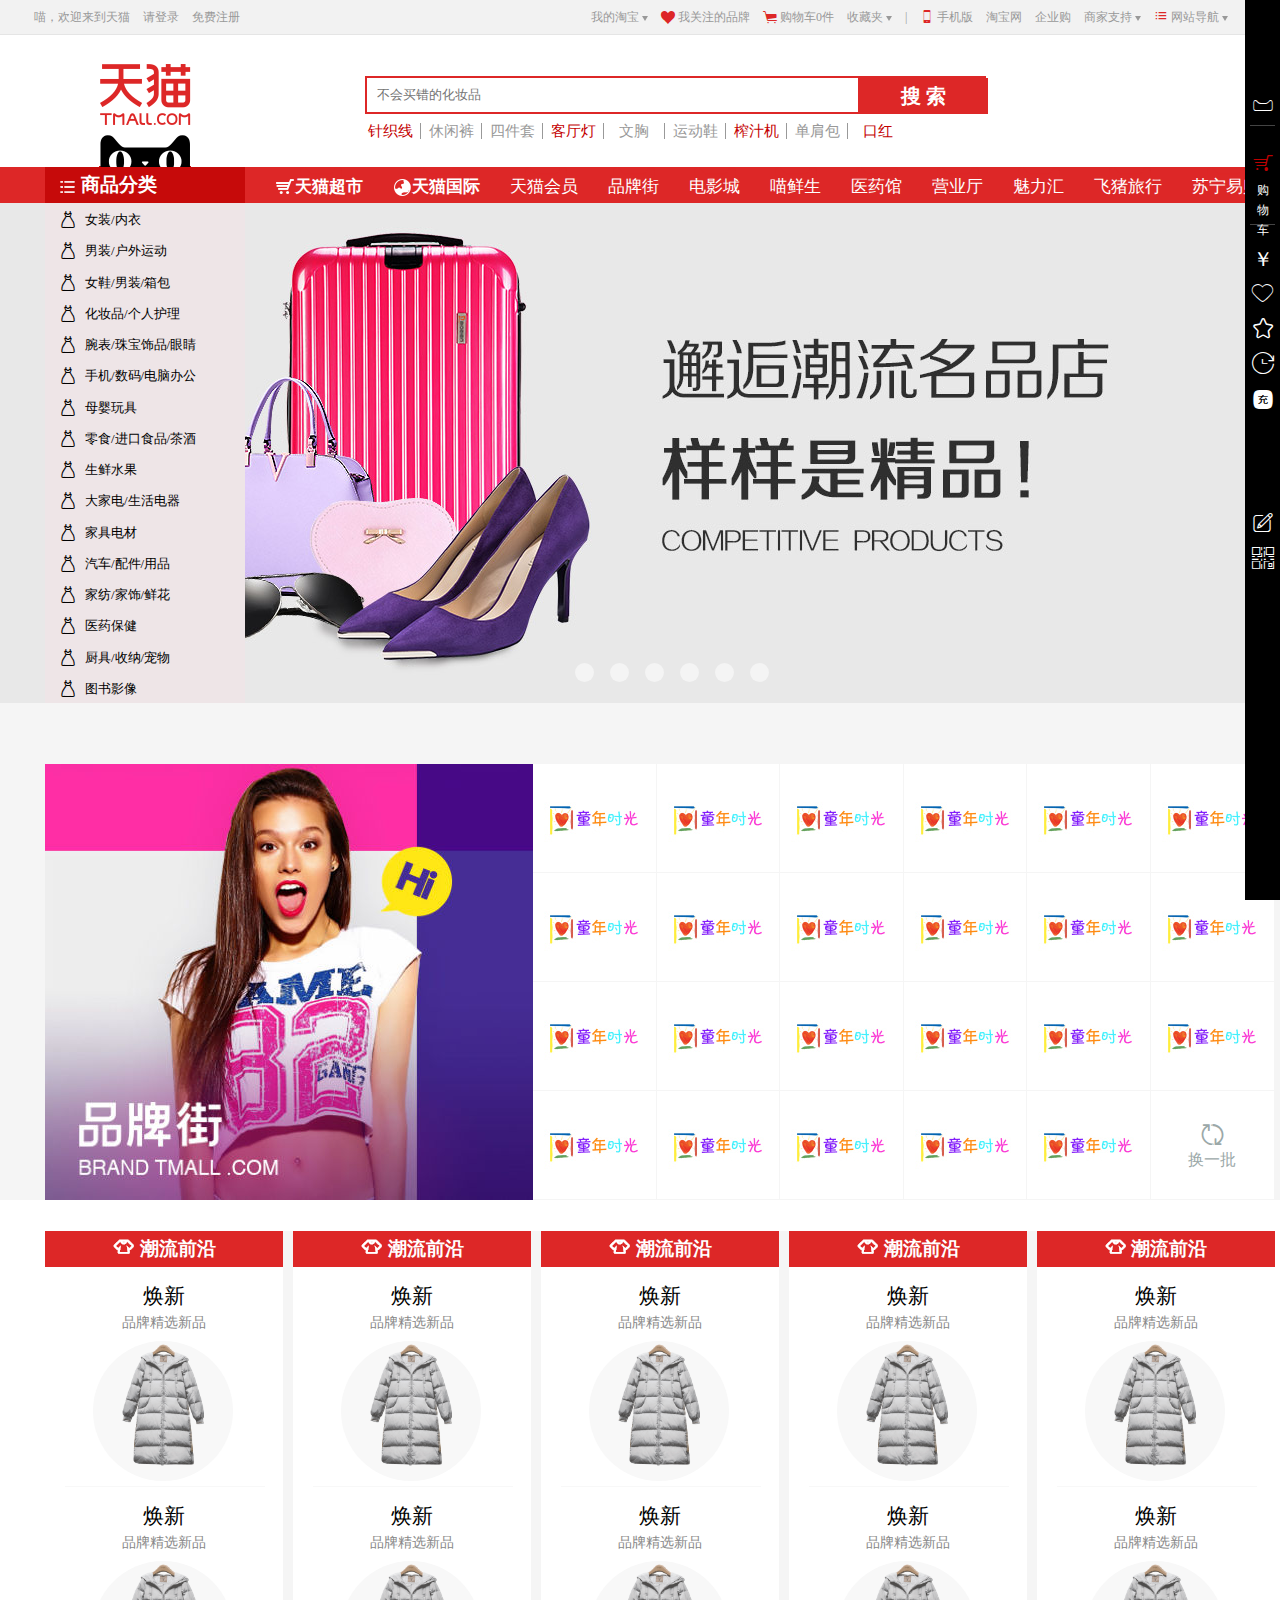
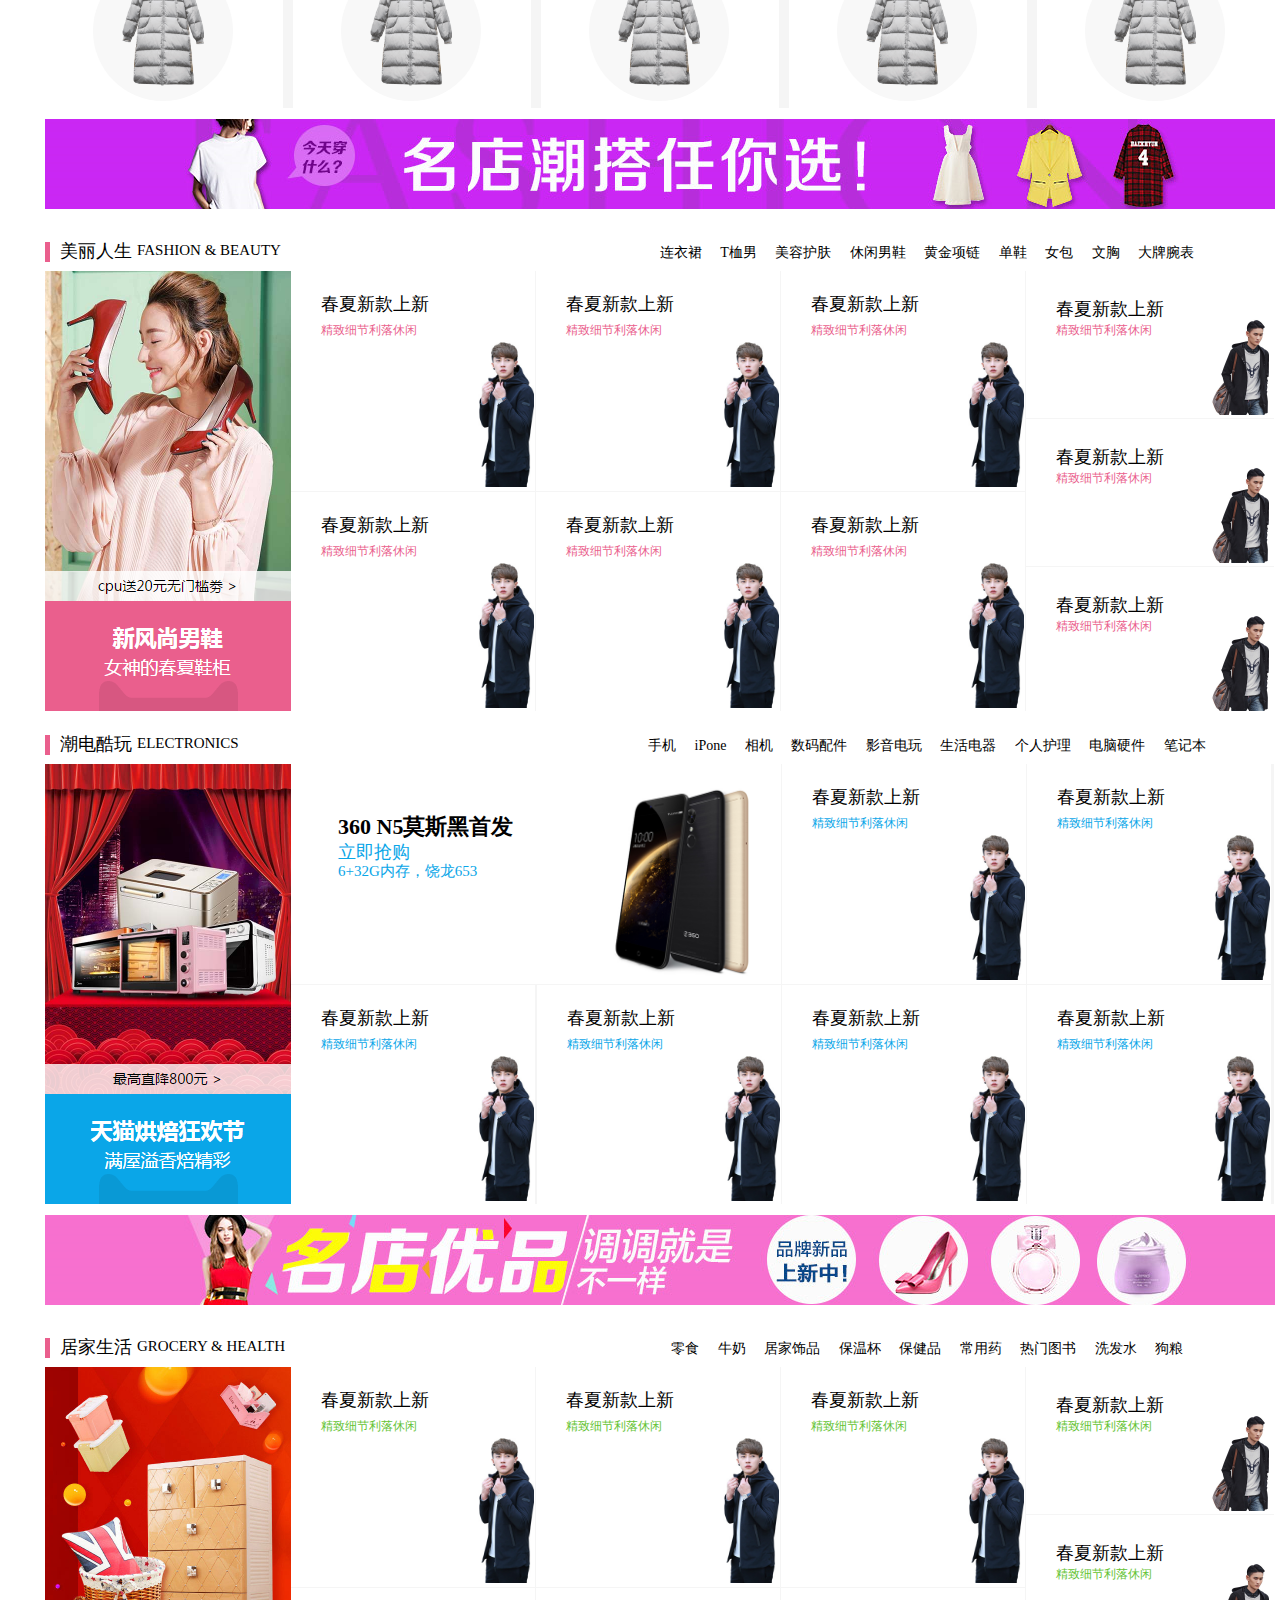
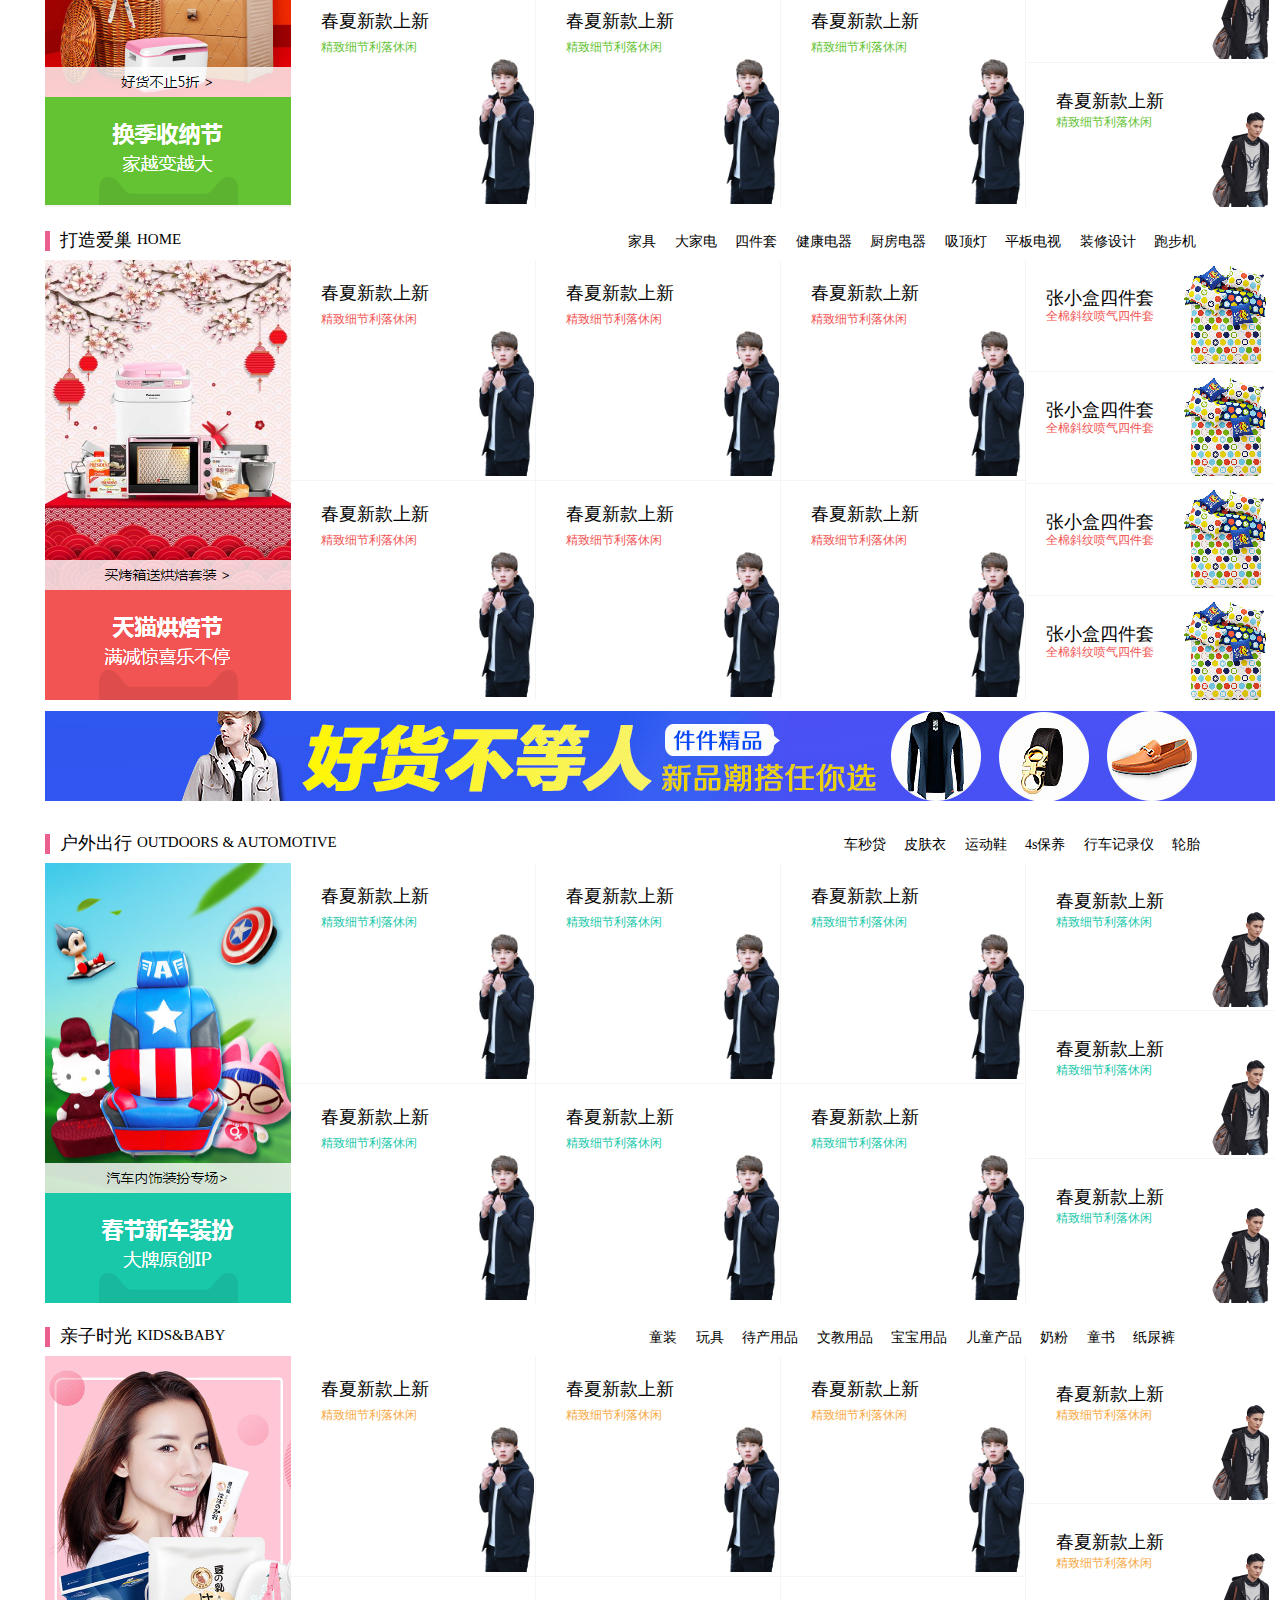
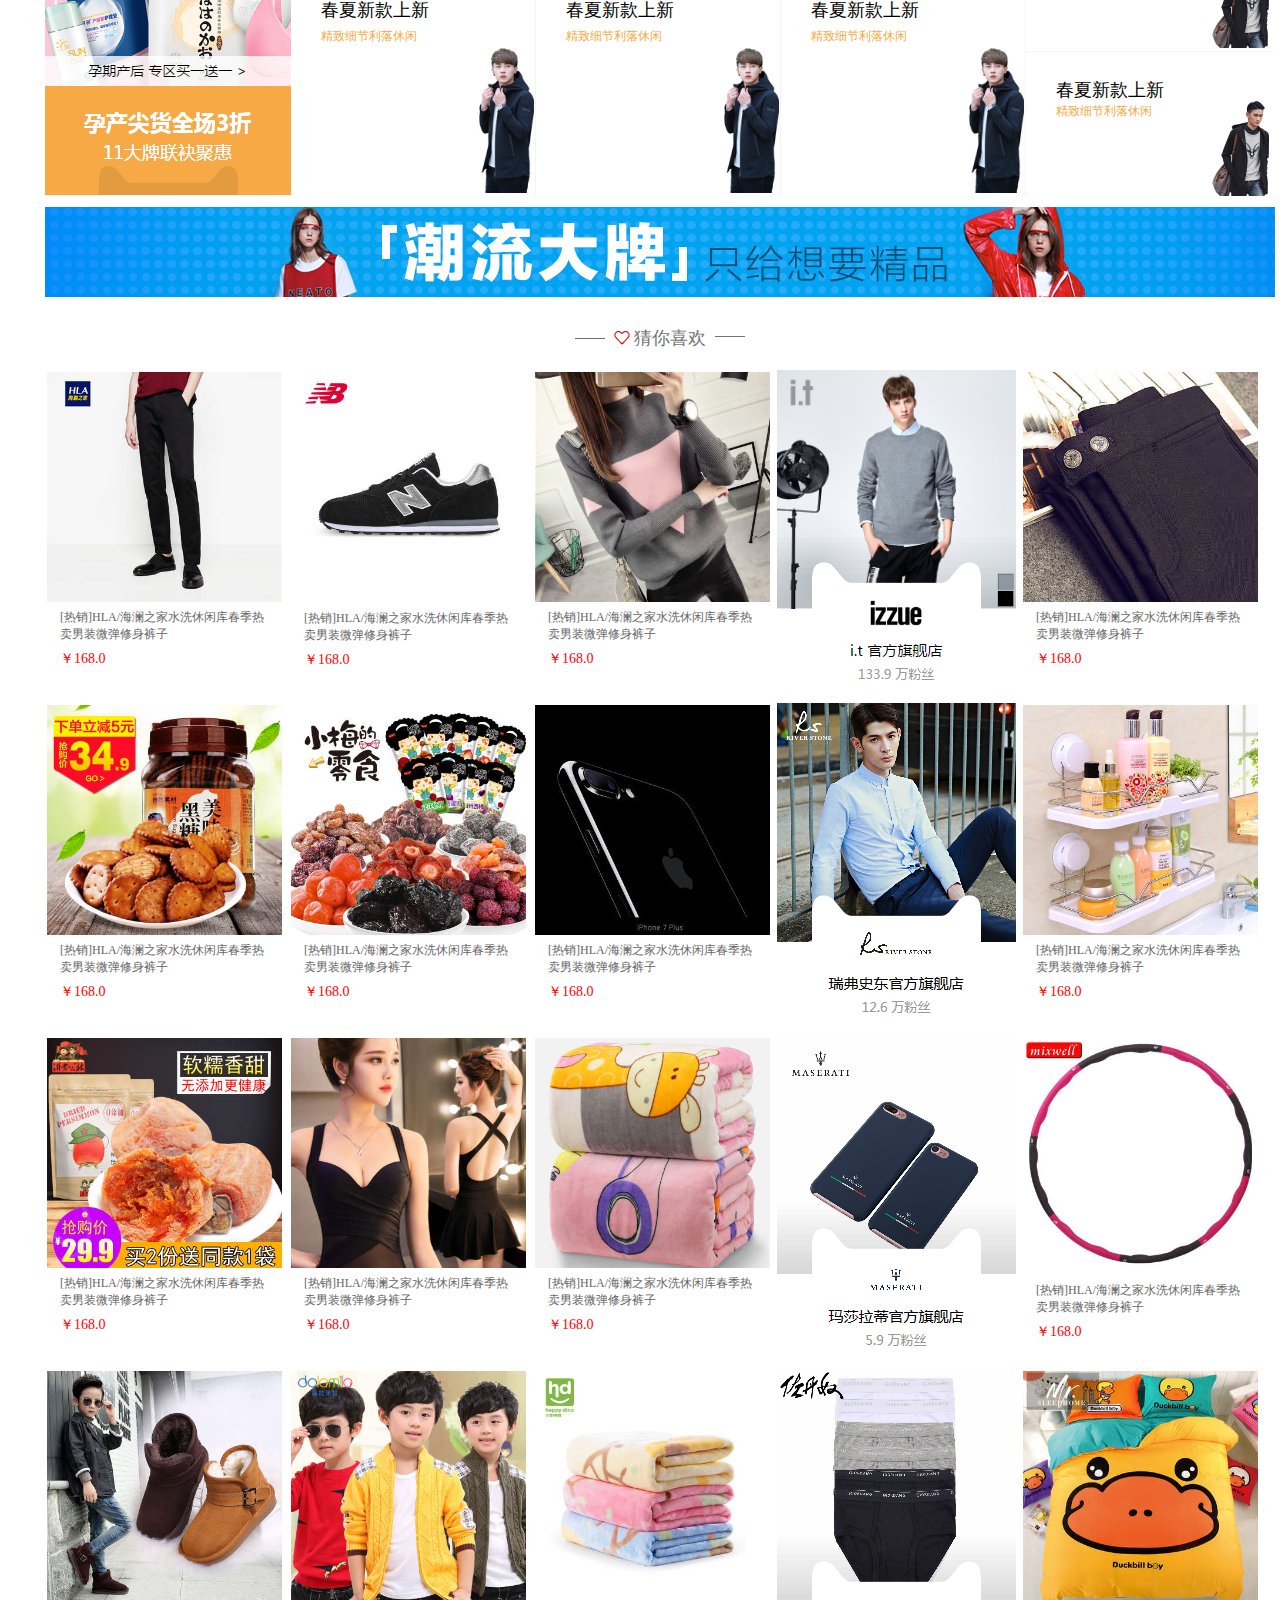
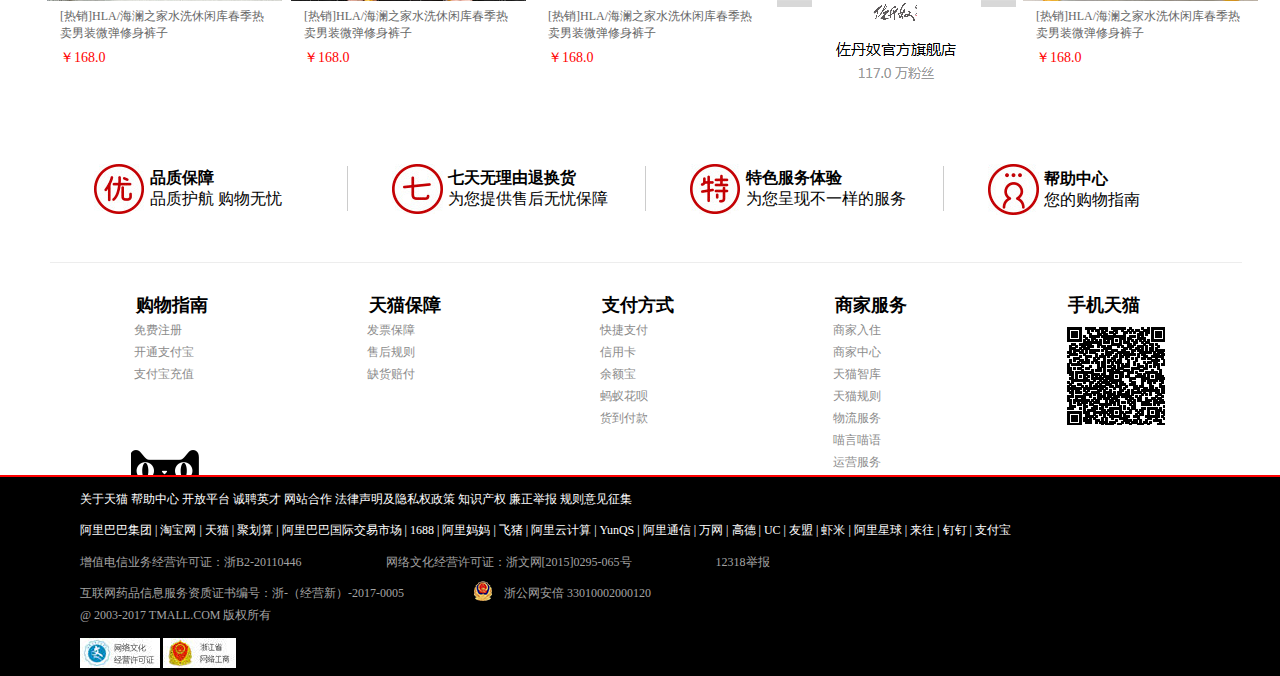
<file: index.html>
<!DOCTYPE html>
<html lang="en">
    <head>
        <meta charset="utf-8">
        <link rel="stylesheet" href="css/tianmao.css">
        <link rel="stylesheet" href="font_ctaamrdrm4gc766r/iconfont.css">
        <link rel="stylesheet" href="iconfont1/iconfont.css">
        <link rel="stylesheet" href="iconfont/iconfont.css">
    </head>
    <body>
    <!-- 导航栏 -->

    <div class="header">
    	<div class="header-box">
    		<span>喵，欢迎来到天猫</span>
    		<a href="#">请登录</a>
    		<a href="#">免费注册</a>
    	</div>

		<div class="header-box1">
               
				<a class="nba" href="#">我的淘宝
                        <div class="box333333"></div>
                        <div class="xiala">
                              <span>已买到的宝贝</span>
                              <span>已卖出的宝贝</span>
                              
                        </div>
                        </a> 
                           
                        <a href="#">
                        <i class="iconfont">&#xe60e;</i>
                        我关注的品牌</a>
				<a href="#">
                         <i class="iconfont">&#xe60a;</i>
                        购物车0件</a>
				<a  class="nba" href="#">收藏夹
                        <div class="box333333"></div>
                        <div class="xiala n1">
                              <span>已买到的宝贝</span>
                              <span>已卖出的宝贝</span>
                              
                        </div>
                        </a>
			      <a href=""><span>|</span></a>
				<a href="#">
                         <i class="iconfont">&#xe625;</i>
                        手机版
                        <div class="xiala n2">
                              <img src="img/erweima header.png" alt="">
                              <div class="sanjiao"></div>
                        </div>
                        </a>
				<a href="#">淘宝网</a>
				<a href="#">企业购</a>
				<a class="nba" href="#">商家支持
                        <div class="box333333"></div>
                        <div class="xiala n3">嗷，加载出错！</div>
                        </a>
        <a class="nba" href="#">
          <i class="iconfont">&#xe646;</i> 网站导航
          <div class="box333333"></div>
          <div class="gjs">
            <!-- <dl class="info2">
            <dt class="info4">特色主题</dt>
            <dd>
              <div class="items">
                <a href="">品牌头条</a>
              </div>
              <div class="items">
                <a href="">发现好货</a>
              </div>
              <div class="items">
                <a href="">京东预售</a>
              </div>
              <div class="items">
                <a href="">尖er货</a>
              </div>
              <div class="items">
                <a href="">京东使用</a>
              </div>
              <div class="items">
                <a href="">港澳售</a>
              </div>
              <div class="items">
                <a href="">优惠券</a>
              </div>
              <div class="items">
                <a href="">闪购</a>
              </div>
              <div class="items">
                <a href="">京东会员</a>
              </div>
              <div class="items">
                <a href="">秒杀</a>
              </div>
              <div class="items">
                <a href="">定期送</a>
              </div>
              <div class="items">
                <a href="">装机大师</a>
              </div>
              <div class="items">
                <a href="">新奇特</a>
              </div>
              <div class="items">
                <a href="">企业金融服务</a>
              </div>
              <div class="items">
                <a href="">礼品购</a>
              </div>
              <div class="items">
                <a href="">智能馆</a>
              </div>
              <div class="items">
                <a href="">0元评测</a>
              </div>
              <div class="items">
                <a href="">In货推荐</a>
              </div>
              <div class="items">
                <a href="">北京老字号</a>
              </div>
              <div class="items">
                <a href="">买什么</a>
              </div>
            </dd>             
            </dl> -->
            <!-- <dl class="info2">
            <dt class="info4">行业频道</dt>
            <dd>
              <div class="items">
                <a href="">服装城</a>
              </div>
              <div class="items">
                <a href="">家用电器</a>
              </div>
              <div class="items">
                <a href="">电脑办公</a>
              </div>
              <div class="items">
                <a href="">手机</a>
              </div>
              <div class="items">
                <a href="">美妆馆</a>
              </div>
              <div class="items">
                <a href="">食品</a>
              </div>
              <div class="items">
                <a href="">智能数码</a>
              </div>
              <div class="items">
                <a href="">母婴</a>
              </div>
              <div class="items">
                <a href="">家装城</a>
              </div>
              <div class="items">
                <a href="">运动户外</a>
              </div>
              <div class="items">
                <a href="">整车</a>
              </div>
              <div class="items">
                <a href="">图书</a>
              </div>
              <div class="items">
                <a href="">农资频道</a>
              </div>
              <div class="items">
                <a href="">京东智能</a>
              </div>
              <div class="items">
                <a href="">玩3C</a>
              </div>
            </dd>             
            </dl> -->
            <!-- <dl class="info2">
            <dt class="info4">生活服务</dt>
            <dd>
              <div class="items">
                <a href="">京东众筹</a>
              </div>
              <div class="items">

                <a href="">白条</a>
              </div>
              <div class="items">
                <a href="">京东金融APP</a>
              </div>
              <div class="items">
                <a href="">京东小金库</a>
              </div>
              <div class="items">
                <a href="">理财</a>
              </div>
              <div class="items">
                <a href="">话费</a>
              </div>
              <div class="items">
                <a href="">旅行</a>
              </div>
              <div class="items">
                <a href="">彩票</a>
              </div>
              <div class="items">
                <a href="">机票</a>
              </div>
              <div class="items">
                <a href="">酒店</a>
              </div>
              <div class="items">
                <a href="">电影票</a>
              </div>
              <div class="items">
                <a href="">水电煤</a>
              </div>
              <div class="items">
                <a href="">京东到家</a>
              </div>
              <div class="items">
                <a href="">京东微联</a>
              </div>
              <div class="items">
                <a href="">京东众测</a>
              </div>
            </dd>             
            </dl> -->
            <!-- <dl class="info2">
            <dt class="info4">更多精选</dt>
            <dd>
              <div class="items">
                <a href="">京东社区</a>
              </div>
              <div class="items">

                <a href="">京东通信</a>
              </div>
              <div class="items">
                <a href="">在线读书</a>
              </div>
              <div class="items">
                <a href="">京东E卡</a>
              </div>
              <div class="items">
                <a href="">智能社区</a>
              </div>
              <div class="items">
                <a href="">游戏社区</a>
              </div>
              <div class="items">
                <a href="">京友邦</a>
              </div>
              <div class="items">
                <a href="">合作招商</a>
              </div>
              <div class="items">
                <a href="">企业采购</a>
              </div>
              <div class="items">
                <a href="">服务市场</a>
              </div>
              <div class="items">
                <a href="">乡村招募</a>
              </div>
              <div class="items">
                <a href="">校园加盟</a>
              </div>
              <div class="items">
                <a href="">办公生活馆</a>
              </div>
              <div class="items">
                <a href="">知识产权维权</a>
              </div>
              <div class="items">
                <a href="">English Site</a>
              </div>
            </dd>     
            </dl> -->
          </div>
                        </a>
		</div>
    </div>
      		<!-- logo -->	
      		<div class="logo">
      			<img src="img/logo.png" alt="">
      			<input type="text" placeholder="不会买错的化妆品">
      			<a href=""><div class="soushuo">
      			<strong>搜 索</strong>
      			</div></a>
            <!-- logo下文字 -->
      			<div class="logo-box">
      				<a href=""><div class="logo-sanbox a1">针织线</div></a>
                              <span></span>
      				<a href=""><div class="logo-sanbox">休闲裤</div></a>
      				<span></span>
      				<a href=""><div class="logo-sanbox">四件套</div></a>
      				<span></span>
      				<a href=""><div class="logo-sanbox a1">客厅灯</div></a>
      				<span></span>
      				<a href=""><div class="logo-sanbox">文胸</div></a>
      				<span></span>
      				<a href=""><div class="logo-sanbox">运动鞋</div></a>
      				<span></span>
      				<a href=""><div class="logo-sanbox a1">榨汁机</div></a>
      				<span></span>
      				<a href=""><div class="logo-sanbox">单肩包</div></a>
      				<span></span>
      				<a href=""><div class="logo-sanbox a1">口红</div></a>
      				
      			</div>
 			</div>

      		 <!--  banner上面的导航 -->
      		 <div class="banner">

      		 	<div class="banner-box">
      		 		<img src="img/222222222222222.png" alt="">
      		 		<strong>商品分类</strong>
      		 	</div>
      		 	<a href="" class="mmm"><div class="banner-wenzi">
      		 	
      		 	天猫超市
      		 	<img src="img/1.png" alt="">
      		 	<div class="shangla"></div>
      		 	</div></a>
      		 	<a href="" class="mmm"><div class="banner-wenzi">
      		 	<img src="img/2.png" alt="">
      		 	天猫国际
      		 	<div class="shangla"></div>
      		 	</div></a>
      		 	<a href="" class="mmm"><div class="banner-wenzi1">
      		 	
      		 	天猫会员
      		 	<div class="shangla1"></div>
      		 	</div></a>
      		 	<a href="" class="mmm"><div class="banner-wenzi1">
      		 	<div class="shangla2"></div>
      		 	品牌街
      		 	</div></a>
      		 	<a href="" class="mmm"><div class="banner-wenzi1">
      		 	<div class="shangla2"></div>
      		 	电影城
      		 	</div></a>
      		 	<a href="" class="mmm"><div class="banner-wenzi1">
      		 	<div class="shangla2"></div>
      		 	喵鲜生
      		 	</div></a>
      		 	<a href="" class="mmm"><div class="banner-wenzi1">
      		 	<div class="shangla2"></div>
      		 	医药馆
      		 	</div></a>
      		 	<a href="" class="mmm"><div class="banner-wenzi1">
      		 	<div class="shangla2"></div>
      		 	营业厅
      		 	</div></a>
      		 	<a href="" class="mmm"><div class="banner-wenzi1">
      		 	<div class="shangla2"></div>
      		 	魅力汇
      		 	</div></a>
      		 	<a href="" class="mmm"><div class="banner-wenzi1">
      		 	<div class="shangla1"></div>
      		 	飞猪旅行
      		 	</div></a>
      		 	<a href="" class="mmm"><div class="banner-wenzi1">
      		 	<div class="shangla1"></div>
      		 	苏宁易购
      		 	</div></a>

      		 </div>
      		 <!-- banner -->

      		 <div class="banner1">
                    <div class="lunbo">
                          <div class="lunbo-box"></div>
                           <div class="lunbo-box"></div>
                            <div class="lunbo-box"></div>
                             <div class="lunbo-box"></div>
                              <div class="lunbo-box"></div>
                               <div class="lunbo-box"></div>


                    </div>
      		 	<div class="banner1-box">
      		 		<div class="banner1-sanbox">
      		 	      <i class="iconfont">&#xe601;</i>
      		 			<span><a href="">女装/内衣</a></span>
                       <div class="hl">
                <div class="cdnn_zuo">
                <div class="cdzu_title">
                  <div class="title_text">当季流行  ></div>
                  <div class="iconfont icon-icondayu"></div>
                </div>
                <div class="cazu_jtnn">
                  <a href="" class="jtnn_name">2017春季新品</a>
                  <a href="" class="jtnn_name">商场同款</a>
                  <a href="" class="jtnn_name">气质连衣裙</a>
                  <a href="" class="jtnn_name">羽绒服</a>
                  <a href="" class="jtnn_name">中长款毛呢</a>
                  <a href="" class="jtnn_name">百搭休闲裤</a>
                  <a href="" class="jtnn_name">无痕文胸</a>
                  <a href="" class="jtnn_name">运动文胸</a>
                  <a href="" class="jtnn_name">超柔内裤</a>
                  <a href="" class="jtnn_name">
                    潮流家居服
                  </a>
                  <div class="xuxian"></div>
                </div>
                <div class="cdzu_title">
                  <div class="title_text">精选上装  ></div>
                  <div class="iconfont icon-icondayu"></div>
                </div>
                <div class="cazu_jtnn">
                  <a href="" class="jtnn_name">羽绒服</a>
                  <a href="" class="jtnn_name">毛呢外套</a>
                  <a href="" class="jtnn_name">毛衣</a>
                  <a href="" class="jtnn_name">羽绒服</a>
                  <a href="" class="jtnn_name">针织衫</a>
                  <a href="" class="jtnn_name">衬衫</a>
                  <a href="" class="jtnn_name">风衣</a>
                  <a href="" class="jtnn_name">短外套</a>
                  <a href="" class="jtnn_name">卫衣</a>
                  <a href="" class="jtnn_name">小西装</a>
                  <a href="" class="jtnn_name">浪漫裙装</a>
                  <div class="xuxian"></div>
                </div>
                <div class="cdzu_title">
                  <div class="title_text">浪漫裙装  ></div>
                  <div class="iconfont icon-icondayu"></div>
                </div>
                <div class="cazu_jtnn">
                  <a href="" class="jtnn_name">连衣裙</a>
                  <a href="" class="jtnn_name">蕾丝连衣裙</a>
                  <a href="" class="jtnn_name">印花连衣裙</a>
                  <a href="" class="jtnn_name">真丝连衣裙服</a>
                  <a href="" class="jtnn_name">半身裙</a>
                  <a href="" class="jtnn_name">百褶裙</a>
                  <a href="" class="jtnn_name">牛仔裙</a>
                  <a href="" class="jtnn_name">背心裙套</a>
                  <a href="" class="jtnn_name">a字裙</a>
                  <a href="" class="jtnn_name">棉麻连衣裙</a>
                  <a href="" class="jtnn_name">蕾丝半身裙</a>
                  <a href="" class="jtnn_name">长袖连衣裙</a>
                  <a href="" class="jtnn_name">包臀裙</a>
                  <a href="" class="jtnn_name">女士下装</a>
                  <div class="xuxian"></div>
                </div>
                <div class="cdzu_title">
                  <div class="title_text">女士下装  ></div>
                  <div class="iconfont icon-icondayu"></div>
                </div>
                <div class="cazu_jtnn">
                  <a href="" class="jtnn_name">牛仔裤</a>
                  <a href="" class="jtnn_name">休闲裤</a>
                  <a href="" class="jtnn_name">哈伦裤</a>
                  <a href="" class="jtnn_name">背带裤</a>
                  <a href="" class="jtnn_name">小脚裤</a>
                  <a href="" class="jtnn_name">西装裤</a>
                  <a href="" class="jtnn_name">打底裤</a>
                  <a href="" class="jtnn_name">阔腿裤</a>
                  <a href="" class="jtnn_name">短裤</a>
                  <div class="xuxian"></div>
                </div>
                <div class="cdzu_title">
                  <div class="title_text">特色女装  ></div>
                  <div class="iconfont icon-icondayu"></div>
                </div>
                <div class="cazu_jtnn">
                  <a href="" class="jtnn_name">时尚气质套装</a>
                  <a href="" class="jtnn_name">休闲运动套装</a>
                  <a href="" class="jtnn_name">精选妈妈装</a>
                  <a href="" class="jtnn_name">大码女装</a>
                  <a href="" class="jtnn_name">职业套装</a>
                  <a href="" class="jtnn_name">优雅旗袍</a>
                  <a href="" class="jtnn_name">精致礼服</a>
                  <a href="" class="jtnn_name">唐装</a>
                  <a href="" class="jtnn_name">婚纱</a>
                  <div class="xuxian"></div>
                </div>
                <div class="cdzu_title">
                  <div class="title_text">文胸塑身  ></div>
                  <div class="iconfont icon-icondayu"></div>
                </div>
                <div class="cazu_jtnn">
                  <a href="" class="jtnn_name">光面文胸</a>
                  <a href="" class="jtnn_name">运动文胸</a>
                  <a href="" class="jtnn_name">美背文胸</a>
                  <a href="" class="jtnn_name">聚拢文胸</a>
                  <a href="" class="jtnn_name">大杯文胸</a>
                  <div class="xuxian"></div>
                </div>
                <div class="cdzu_title">
                  <div class="title_text">家居服  ></div>
                  <div class="iconfont icon-icondayu"></div>
                </div>
                <div class="cazu_jtnn">
                  <a href="" class="jtnn_name">春夏家居服</a>
                  <a href="" class="jtnn_name">纯棉家居服</a>
                  <a href="" class="jtnn_name">莫代尔家居服</a>
                  <a href="" class="jtnn_name">真丝家居服</a>
                  <a href="" class="jtnn_name">春夏睡</a>
                  <div class="xuxian"></div>
                </div>
              </div>
              <div class="cdnn_you">
                <div class="cann_youbox">
                  <a href="" class="youboxaa">
                    <img src="img/nntu1.jpg" alt="" class="yaatu">
                  </a>
                  <a href="" class="youboxaa">
                    <img src="img/nntu2.jpg" alt=""  class="yaatu">
                  </a>
                  <a href="" class="youboxaa">
                    <img src="img/nntu3.jpg" alt=""  class="yaatu">
                  </a>
                  <a href="" class="youboxaa">
                    <img src="img/nntu4.jpg" alt=""  class="yaatu">
                  </a>
                  <a href="" class="youboxaa">
                    <img src="img/nntu5.jpg" alt=""  class="yaatu">
                  </a>
                  <a href="" class="youboxaa">
                    <img src="img/nntu6.jpg" alt=""  class="yaatu">
                  </a>
                  <a href="" class="youboxaa">
                    <img src="img/nntu7.jpg" alt=""  class="yaatu">
                  </a>
                  <a href="" class="youboxaa">
                    <img src="img/nntu8.jpg" alt=""  class="yaatu">
                  </a>
                  <a href="" class="youboxaa">
                    <img src="img/nntu9.jpg" alt=""  class="yaatu">
                  </a>

                  <a href="" class="youboxaa">
                    <img src="img/nntu10.jpg" alt=""  class="yaatu">
                  </a>
                  <a href="" class="youboxaa">
                    <img src="img/nntu11.jpg" alt=""  class="yaatu">
                  </a>
                  <a href="" class="youboxaa">
                    <img src="img/nntu12.jpg" alt=""  class="yaatu">
                  </a>
                  <a href="" class="youboxaa">
                    <img src="img/nntu13.jpg" alt=""  class="yaatu">
                  </a>

                  <a href="" class="youboxaa">
                    <img src="img/nntu14.jpg" alt=""  class="yaatu">
                  </a>
                  <a href="" class="youboxaa">
                    <img src="img/nntu15.jpg" alt=""  class="yaatu">
                  </a>
                  <a href="" class="youboxaa">
                    <img src="img/nntu16.jpg" alt=""  class="yaatu">
                  </a>
                  <a href="" class="youboxaa">
                    <img src="img/nntu17.jpg" alt=""  class="yaatu2">
                  </a>
                </div>
              </div>
              </div>
              </div>
 					<div class="banner1-sanbox">
      		 			<i class="iconfont">&#xe601;</i>
      		 			<span><a href="">男装/户外运动</a></span>
                    <div class="hl">
                <div class="cdnn_zuo">
                <div class="cdzu_title">
                  <div class="title_text">当季流行  ></div>
                  <div class="iconfont icon-icondayu"></div>
                </div>
                <div class="cazu_jtnn">
                  <a href="" class="jtnn_name">2017春季新品</a>
                  <a href="" class="jtnn_name">商场同款</a>
                  <a href="" class="jtnn_name">气质连衣裙</a>
                  <a href="" class="jtnn_name">羽绒服</a>
                  <a href="" class="jtnn_name">中长款毛呢</a>
                  <a href="" class="jtnn_name">百搭休闲裤</a>
                  <a href="" class="jtnn_name">无痕文胸</a>
                  <a href="" class="jtnn_name">运动文胸</a>
                  <a href="" class="jtnn_name">超柔内裤</a>
                  <a href="" class="jtnn_name">
                    潮流家居服
                  </a>
                  <div class="xuxian"></div>
                </div>
                <div class="cdzu_title">
                  <div class="title_text">精选上装  ></div>
                  <div class="iconfont icon-icondayu"></div>
                </div>
                <div class="cazu_jtnn">
                  <a href="" class="jtnn_name">羽绒服</a>
                  <a href="" class="jtnn_name">毛呢外套</a>
                  <a href="" class="jtnn_name">毛衣</a>
                  <a href="" class="jtnn_name">羽绒服</a>
                  <a href="" class="jtnn_name">针织衫</a>
                  <a href="" class="jtnn_name">衬衫</a>
                  <a href="" class="jtnn_name">风衣</a>
                  <a href="" class="jtnn_name">短外套</a>
                  <a href="" class="jtnn_name">卫衣</a>
                  <a href="" class="jtnn_name">小西装</a>
                  <a href="" class="jtnn_name">浪漫裙装</a>
                  <div class="xuxian"></div>
                </div>
                <div class="cdzu_title">
                  <div class="title_text">浪漫裙装  ></div>
                  <div class="iconfont icon-icondayu"></div>
                </div>
                <div class="cazu_jtnn">
                  <a href="" class="jtnn_name">连衣裙</a>
                  <a href="" class="jtnn_name">蕾丝连衣裙</a>
                  <a href="" class="jtnn_name">印花连衣裙</a>
                  <a href="" class="jtnn_name">真丝连衣裙服</a>
                  <a href="" class="jtnn_name">半身裙</a>
                  <a href="" class="jtnn_name">百褶裙</a>
                  <a href="" class="jtnn_name">牛仔裙</a>
                  <a href="" class="jtnn_name">背心裙套</a>
                  <a href="" class="jtnn_name">a字裙</a>
                  <a href="" class="jtnn_name">棉麻连衣裙</a>
                  <a href="" class="jtnn_name">蕾丝半身裙</a>
                  <a href="" class="jtnn_name">长袖连衣裙</a>
                  <a href="" class="jtnn_name">包臀裙</a>
                  <a href="" class="jtnn_name">女士下装</a>
                  <div class="xuxian"></div>
                </div>
                <div class="cdzu_title">
                  <div class="title_text">女士下装  ></div>
                  <div class="iconfont icon-icondayu"></div>
                </div>
                <div class="cazu_jtnn">
                  <a href="" class="jtnn_name">牛仔裤</a>
                  <a href="" class="jtnn_name">休闲裤</a>
                  <a href="" class="jtnn_name">哈伦裤</a>
                  <a href="" class="jtnn_name">背带裤</a>
                  <a href="" class="jtnn_name">小脚裤</a>
                  <a href="" class="jtnn_name">西装裤</a>
                  <a href="" class="jtnn_name">打底裤</a>
                  <a href="" class="jtnn_name">阔腿裤</a>
                  <a href="" class="jtnn_name">短裤</a>
                  <div class="xuxian"></div>
                </div>
                <div class="cdzu_title">
                  <div class="title_text">特色女装  ></div>
                  <div class="iconfont icon-icondayu"></div>
                </div>
                <div class="cazu_jtnn">
                  <a href="" class="jtnn_name">时尚气质套装</a>
                  <a href="" class="jtnn_name">休闲运动套装</a>
                  <a href="" class="jtnn_name">精选妈妈装</a>
                  <a href="" class="jtnn_name">大码女装</a>
                  <a href="" class="jtnn_name">职业套装</a>
                  <a href="" class="jtnn_name">优雅旗袍</a>
                  <a href="" class="jtnn_name">精致礼服</a>
                  <a href="" class="jtnn_name">唐装</a>
                  <a href="" class="jtnn_name">婚纱</a>
                  <div class="xuxian"></div>
                </div>
                <div class="cdzu_title">
                  <div class="title_text">文胸塑身  ></div>
                  <div class="iconfont icon-icondayu"></div>
                </div>
                <div class="cazu_jtnn">
                  <a href="" class="jtnn_name">光面文胸</a>
                  <a href="" class="jtnn_name">运动文胸</a>
                  <a href="" class="jtnn_name">美背文胸</a>
                  <a href="" class="jtnn_name">聚拢文胸</a>
                  <a href="" class="jtnn_name">大杯文胸</a>
                  <div class="xuxian"></div>
                </div>
                <div class="cdzu_title">
                  <div class="title_text">家居服  ></div>
                  <div class="iconfont icon-icondayu"></div>
                </div>
                <div class="cazu_jtnn">
                  <a href="" class="jtnn_name">春夏家居服</a>
                  <a href="" class="jtnn_name">纯棉家居服</a>
                  <a href="" class="jtnn_name">莫代尔家居服</a>
                  <a href="" class="jtnn_name">真丝家居服</a>
                  <a href="" class="jtnn_name">春夏睡</a>
                  <div class="xuxian"></div>
                </div>
              </div>
              <div class="cdnn_you">
                <div class="cann_youbox">
                  <a href="" class="youboxaa">
                    <img src="img/nntu1.jpg" alt="" class="yaatu">
                  </a>
                  <a href="" class="youboxaa">
                    <img src="img/nntu2.jpg" alt=""  class="yaatu">
                  </a>
                  <a href="" class="youboxaa">
                    <img src="img/nntu3.jpg" alt=""  class="yaatu">
                  </a>
                  <a href="" class="youboxaa">
                    <img src="img/nntu4.jpg" alt=""  class="yaatu">
                  </a>
                  <a href="" class="youboxaa">
                    <img src="img/nntu5.jpg" alt=""  class="yaatu">
                  </a>
                  <a href="" class="youboxaa">
                    <img src="img/nntu6.jpg" alt=""  class="yaatu">
                  </a>
                  <a href="" class="youboxaa">
                    <img src="img/nntu7.jpg" alt=""  class="yaatu">
                  </a>
                  <a href="" class="youboxaa">
                    <img src="img/nntu8.jpg" alt=""  class="yaatu">
                  </a>
                  <a href="" class="youboxaa">
                    <img src="img/nntu9.jpg" alt=""  class="yaatu">
                  </a>

                  <a href="" class="youboxaa">
                    <img src="img/nntu10.jpg" alt=""  class="yaatu">
                  </a>
                  <a href="" class="youboxaa">
                    <img src="img/nntu11.jpg" alt=""  class="yaatu">
                  </a>
                  <a href="" class="youboxaa">
                    <img src="img/nntu12.jpg" alt=""  class="yaatu">
                  </a>
                  <a href="" class="youboxaa">
                    <img src="img/nntu13.jpg" alt=""  class="yaatu">
                  </a>

                  <a href="" class="youboxaa">
                    <img src="img/nntu14.jpg" alt=""  class="yaatu">
                  </a>
                  <a href="" class="youboxaa">
                    <img src="img/nntu15.jpg" alt=""  class="yaatu">
                  </a>
                  <a href="" class="youboxaa">
                    <img src="img/nntu16.jpg" alt=""  class="yaatu">
                  </a>
                  <a href="" class="youboxaa">
                    <img src="img/nntu17.jpg" alt=""  class="yaatu2">
                  </a>
                </div>
              </div>
              </div>
                              
      		 		</div>

      		 		<div class="banner1-sanbox">
      		 			<i class="iconfont">&#xe601;</i>
      		 			<span><a href="">女鞋/男装/箱包</a></span>
                <div class="hl">
                <div class="cdnn_zuo">
                <div class="cdzu_title">
                  <div class="title_text">当季流行  ></div>
                  <div class="iconfont icon-icondayu"></div>
                </div>
                <div class="cazu_jtnn">
                  <a href="" class="jtnn_name">2017春季新品</a>
                  <a href="" class="jtnn_name">商场同款</a>
                  <a href="" class="jtnn_name">气质连衣裙</a>
                  <a href="" class="jtnn_name">羽绒服</a>
                  <a href="" class="jtnn_name">中长款毛呢</a>
                  <a href="" class="jtnn_name">百搭休闲裤</a>
                  <a href="" class="jtnn_name">无痕文胸</a>
                  <a href="" class="jtnn_name">运动文胸</a>
                  <a href="" class="jtnn_name">超柔内裤</a>
                  <a href="" class="jtnn_name">
                    潮流家居服
                  </a>
                  <div class="xuxian"></div>
                </div>
                <div class="cdzu_title">
                  <div class="title_text">精选上装  ></div>
                  <div class="iconfont icon-icondayu"></div>
                </div>
                <div class="cazu_jtnn">
                  <a href="" class="jtnn_name">羽绒服</a>
                  <a href="" class="jtnn_name">毛呢外套</a>
                  <a href="" class="jtnn_name">毛衣</a>
                  <a href="" class="jtnn_name">羽绒服</a>
                  <a href="" class="jtnn_name">针织衫</a>
                  <a href="" class="jtnn_name">衬衫</a>
                  <a href="" class="jtnn_name">风衣</a>
                  <a href="" class="jtnn_name">短外套</a>
                  <a href="" class="jtnn_name">卫衣</a>
                  <a href="" class="jtnn_name">小西装</a>
                  <a href="" class="jtnn_name">浪漫裙装</a>
                  <div class="xuxian"></div>
                </div>
                <div class="cdzu_title">
                  <div class="title_text">浪漫裙装  ></div>
                  <div class="iconfont icon-icondayu"></div>
                </div>
                <div class="cazu_jtnn">
                  <a href="" class="jtnn_name">连衣裙</a>
                  <a href="" class="jtnn_name">蕾丝连衣裙</a>
                  <a href="" class="jtnn_name">印花连衣裙</a>
                  <a href="" class="jtnn_name">真丝连衣裙服</a>
                  <a href="" class="jtnn_name">半身裙</a>
                  <a href="" class="jtnn_name">百褶裙</a>
                  <a href="" class="jtnn_name">牛仔裙</a>
                  <a href="" class="jtnn_name">背心裙套</a>
                  <a href="" class="jtnn_name">a字裙</a>
                  <a href="" class="jtnn_name">棉麻连衣裙</a>
                  <a href="" class="jtnn_name">蕾丝半身裙</a>
                  <a href="" class="jtnn_name">长袖连衣裙</a>
                  <a href="" class="jtnn_name">包臀裙</a>
                  <a href="" class="jtnn_name">女士下装</a>
                  <div class="xuxian"></div>
                </div>
                <div class="cdzu_title">
                  <div class="title_text">女士下装  ></div>
                  <div class="iconfont icon-icondayu"></div>
                </div>
                <div class="cazu_jtnn">
                  <a href="" class="jtnn_name">牛仔裤</a>
                  <a href="" class="jtnn_name">休闲裤</a>
                  <a href="" class="jtnn_name">哈伦裤</a>
                  <a href="" class="jtnn_name">背带裤</a>
                  <a href="" class="jtnn_name">小脚裤</a>
                  <a href="" class="jtnn_name">西装裤</a>
                  <a href="" class="jtnn_name">打底裤</a>
                  <a href="" class="jtnn_name">阔腿裤</a>
                  <a href="" class="jtnn_name">短裤</a>
                  <div class="xuxian"></div>
                </div>
                <div class="cdzu_title">
                  <div class="title_text">特色女装  ></div>
                  <div class="iconfont icon-icondayu"></div>
                </div>
                <div class="cazu_jtnn">
                  <a href="" class="jtnn_name">时尚气质套装</a>
                  <a href="" class="jtnn_name">休闲运动套装</a>
                  <a href="" class="jtnn_name">精选妈妈装</a>
                  <a href="" class="jtnn_name">大码女装</a>
                  <a href="" class="jtnn_name">职业套装</a>
                  <a href="" class="jtnn_name">优雅旗袍</a>
                  <a href="" class="jtnn_name">精致礼服</a>
                  <a href="" class="jtnn_name">唐装</a>
                  <a href="" class="jtnn_name">婚纱</a>
                  <div class="xuxian"></div>
                </div>
                <div class="cdzu_title">
                  <div class="title_text">文胸塑身  ></div>
                  <div class="iconfont icon-icondayu"></div>
                </div>
                <div class="cazu_jtnn">
                  <a href="" class="jtnn_name">光面文胸</a>
                  <a href="" class="jtnn_name">运动文胸</a>
                  <a href="" class="jtnn_name">美背文胸</a>
                  <a href="" class="jtnn_name">聚拢文胸</a>
                  <a href="" class="jtnn_name">大杯文胸</a>
                  <div class="xuxian"></div>
                </div>
                <div class="cdzu_title">
                  <div class="title_text">家居服  ></div>
                  <div class="iconfont icon-icondayu"></div>
                </div>
                <div class="cazu_jtnn">
                  <a href="" class="jtnn_name">春夏家居服</a>
                  <a href="" class="jtnn_name">纯棉家居服</a>
                  <a href="" class="jtnn_name">莫代尔家居服</a>
                  <a href="" class="jtnn_name">真丝家居服</a>
                  <a href="" class="jtnn_name">春夏睡</a>
                  <div class="xuxian"></div>
                </div>
              </div>
              <div class="cdnn_you">
                <div class="cann_youbox">
                  <a href="" class="youboxaa">
                    <img src="img/nntu1.jpg" alt="" class="yaatu">
                  </a>
                  <a href="" class="youboxaa">
                    <img src="img/nntu2.jpg" alt=""  class="yaatu">
                  </a>
                  <a href="" class="youboxaa">
                    <img src="img/nntu3.jpg" alt=""  class="yaatu">
                  </a>
                  <a href="" class="youboxaa">
                    <img src="img/nntu4.jpg" alt=""  class="yaatu">
                  </a>
                  <a href="" class="youboxaa">
                    <img src="img/nntu5.jpg" alt=""  class="yaatu">
                  </a>
                  <a href="" class="youboxaa">
                    <img src="img/nntu6.jpg" alt=""  class="yaatu">
                  </a>
                  <a href="" class="youboxaa">
                    <img src="img/nntu7.jpg" alt=""  class="yaatu">
                  </a>
                  <a href="" class="youboxaa">
                    <img src="img/nntu8.jpg" alt=""  class="yaatu">
                  </a>
                  <a href="" class="youboxaa">
                    <img src="img/nntu9.jpg" alt=""  class="yaatu">
                  </a>

                  <a href="" class="youboxaa">
                    <img src="img/nntu10.jpg" alt=""  class="yaatu">
                  </a>
                  <a href="" class="youboxaa">
                    <img src="img/nntu11.jpg" alt=""  class="yaatu">
                  </a>
                  <a href="" class="youboxaa">
                    <img src="img/nntu12.jpg" alt=""  class="yaatu">
                  </a>
                  <a href="" class="youboxaa">
                    <img src="img/nntu13.jpg" alt=""  class="yaatu">
                  </a>

                  <a href="" class="youboxaa">
                    <img src="img/nntu14.jpg" alt=""  class="yaatu">
                  </a>
                  <a href="" class="youboxaa">
                    <img src="img/nntu15.jpg" alt=""  class="yaatu">
                  </a>
                  <a href="" class="youboxaa">
                    <img src="img/nntu16.jpg" alt=""  class="yaatu">
                  </a>
                  <a href="" class="youboxaa">
                    <img src="img/nntu17.jpg" alt=""  class="yaatu2">
                  </a>
                </div>
              </div>
              </div>
      		 		</div>

      		 		<div class="banner1-sanbox">
      		 			<i class="iconfont">&#xe601;</i>
      		 			<span><a href="">化妆品/个人护理</a></span>
                <div class="hl">
                <div class="cdnn_zuo">
                <div class="cdzu_title">
                  <div class="title_text">当季流行  ></div>
                  <div class="iconfont icon-icondayu"></div>
                </div>
                <div class="cazu_jtnn">
                  <a href="" class="jtnn_name">2017春季新品</a>
                  <a href="" class="jtnn_name">商场同款</a>
                  <a href="" class="jtnn_name">气质连衣裙</a>
                  <a href="" class="jtnn_name">羽绒服</a>
                  <a href="" class="jtnn_name">中长款毛呢</a>
                  <a href="" class="jtnn_name">百搭休闲裤</a>
                  <a href="" class="jtnn_name">无痕文胸</a>
                  <a href="" class="jtnn_name">运动文胸</a>
                  <a href="" class="jtnn_name">超柔内裤</a>
                  <a href="" class="jtnn_name">
                    潮流家居服
                  </a>
                  <div class="xuxian"></div>
                </div>
                <div class="cdzu_title">
                  <div class="title_text">精选上装  ></div>
                  <div class="iconfont icon-icondayu"></div>
                </div>
                <div class="cazu_jtnn">
                  <a href="" class="jtnn_name">羽绒服</a>
                  <a href="" class="jtnn_name">毛呢外套</a>
                  <a href="" class="jtnn_name">毛衣</a>
                  <a href="" class="jtnn_name">羽绒服</a>
                  <a href="" class="jtnn_name">针织衫</a>
                  <a href="" class="jtnn_name">衬衫</a>
                  <a href="" class="jtnn_name">风衣</a>
                  <a href="" class="jtnn_name">短外套</a>
                  <a href="" class="jtnn_name">卫衣</a>
                  <a href="" class="jtnn_name">小西装</a>
                  <a href="" class="jtnn_name">浪漫裙装</a>
                  <div class="xuxian"></div>
                </div>
                <div class="cdzu_title">
                  <div class="title_text">浪漫裙装  ></div>
                  <div class="iconfont icon-icondayu"></div>
                </div>
                <div class="cazu_jtnn">
                  <a href="" class="jtnn_name">连衣裙</a>
                  <a href="" class="jtnn_name">蕾丝连衣裙</a>
                  <a href="" class="jtnn_name">印花连衣裙</a>
                  <a href="" class="jtnn_name">真丝连衣裙服</a>
                  <a href="" class="jtnn_name">半身裙</a>
                  <a href="" class="jtnn_name">百褶裙</a>
                  <a href="" class="jtnn_name">牛仔裙</a>
                  <a href="" class="jtnn_name">背心裙套</a>
                  <a href="" class="jtnn_name">a字裙</a>
                  <a href="" class="jtnn_name">棉麻连衣裙</a>
                  <a href="" class="jtnn_name">蕾丝半身裙</a>
                  <a href="" class="jtnn_name">长袖连衣裙</a>
                  <a href="" class="jtnn_name">包臀裙</a>
                  <a href="" class="jtnn_name">女士下装</a>
                  <div class="xuxian"></div>
                </div>
                <div class="cdzu_title">
                  <div class="title_text">女士下装  ></div>
                  <div class="iconfont icon-icondayu"></div>
                </div>
                <div class="cazu_jtnn">
                  <a href="" class="jtnn_name">牛仔裤</a>
                  <a href="" class="jtnn_name">休闲裤</a>
                  <a href="" class="jtnn_name">哈伦裤</a>
                  <a href="" class="jtnn_name">背带裤</a>
                  <a href="" class="jtnn_name">小脚裤</a>
                  <a href="" class="jtnn_name">西装裤</a>
                  <a href="" class="jtnn_name">打底裤</a>
                  <a href="" class="jtnn_name">阔腿裤</a>
                  <a href="" class="jtnn_name">短裤</a>
                  <div class="xuxian"></div>
                </div>
                <div class="cdzu_title">
                  <div class="title_text">特色女装  ></div>
                  <div class="iconfont icon-icondayu"></div>
                </div>
                <div class="cazu_jtnn">
                  <a href="" class="jtnn_name">时尚气质套装</a>
                  <a href="" class="jtnn_name">休闲运动套装</a>
                  <a href="" class="jtnn_name">精选妈妈装</a>
                  <a href="" class="jtnn_name">大码女装</a>
                  <a href="" class="jtnn_name">职业套装</a>
                  <a href="" class="jtnn_name">优雅旗袍</a>
                  <a href="" class="jtnn_name">精致礼服</a>
                  <a href="" class="jtnn_name">唐装</a>
                  <a href="" class="jtnn_name">婚纱</a>
                  <div class="xuxian"></div>
                </div>
                <div class="cdzu_title">
                  <div class="title_text">文胸塑身  ></div>
                  <div class="iconfont icon-icondayu"></div>
                </div>
                <div class="cazu_jtnn">
                  <a href="" class="jtnn_name">光面文胸</a>
                  <a href="" class="jtnn_name">运动文胸</a>
                  <a href="" class="jtnn_name">美背文胸</a>
                  <a href="" class="jtnn_name">聚拢文胸</a>
                  <a href="" class="jtnn_name">大杯文胸</a>
                  <div class="xuxian"></div>
                </div>
                <div class="cdzu_title">
                  <div class="title_text">家居服  ></div>
                  <div class="iconfont icon-icondayu"></div>
                </div>
                <div class="cazu_jtnn">
                  <a href="" class="jtnn_name">春夏家居服</a>
                  <a href="" class="jtnn_name">纯棉家居服</a>
                  <a href="" class="jtnn_name">莫代尔家居服</a>
                  <a href="" class="jtnn_name">真丝家居服</a>
                  <a href="" class="jtnn_name">春夏睡</a>
                  <div class="xuxian"></div>
                </div>
              </div>
              <div class="cdnn_you">
                <div class="cann_youbox">
                  <a href="" class="youboxaa">
                    <img src="img/nntu1.jpg" alt="" class="yaatu">
                  </a>
                  <a href="" class="youboxaa">
                    <img src="img/nntu2.jpg" alt=""  class="yaatu">
                  </a>
                  <a href="" class="youboxaa">
                    <img src="img/nntu3.jpg" alt=""  class="yaatu">
                  </a>
                  <a href="" class="youboxaa">
                    <img src="img/nntu4.jpg" alt=""  class="yaatu">
                  </a>
                  <a href="" class="youboxaa">
                    <img src="img/nntu5.jpg" alt=""  class="yaatu">
                  </a>
                  <a href="" class="youboxaa">
                    <img src="img/nntu6.jpg" alt=""  class="yaatu">
                  </a>
                  <a href="" class="youboxaa">
                    <img src="img/nntu7.jpg" alt=""  class="yaatu">
                  </a>
                  <a href="" class="youboxaa">
                    <img src="img/nntu8.jpg" alt=""  class="yaatu">
                  </a>
                  <a href="" class="youboxaa">
                    <img src="img/nntu9.jpg" alt=""  class="yaatu">
                  </a>

                  <a href="" class="youboxaa">
                    <img src="img/nntu10.jpg" alt=""  class="yaatu">
                  </a>
                  <a href="" class="youboxaa">
                    <img src="img/nntu11.jpg" alt=""  class="yaatu">
                  </a>
                  <a href="" class="youboxaa">
                    <img src="img/nntu12.jpg" alt=""  class="yaatu">
                  </a>
                  <a href="" class="youboxaa">
                    <img src="img/nntu13.jpg" alt=""  class="yaatu">
                  </a>

                  <a href="" class="youboxaa">
                    <img src="img/nntu14.jpg" alt=""  class="yaatu">
                  </a>
                  <a href="" class="youboxaa">
                    <img src="img/nntu15.jpg" alt=""  class="yaatu">
                  </a>
                  <a href="" class="youboxaa">
                    <img src="img/nntu16.jpg" alt=""  class="yaatu">
                  </a>
                  <a href="" class="youboxaa">
                    <img src="img/nntu17.jpg" alt=""  class="yaatu2">
                  </a>
                </div>
              </div>
              </div>
      		 		</div>

      		 		<div class="banner1-sanbox">
      		 			<i class="iconfont">&#xe601;</i>
      		 			<span><a href="">腕表/珠宝饰品/眼睛</a></span>
                <div class="hl">
                <div class="cdnn_zuo">
                <div class="cdzu_title">
                  <div class="title_text">当季流行  ></div>
                  <div class="iconfont icon-icondayu"></div>
                </div>
                <div class="cazu_jtnn">
                  <a href="" class="jtnn_name">2017春季新品</a>
                  <a href="" class="jtnn_name">商场同款</a>
                  <a href="" class="jtnn_name">气质连衣裙</a>
                  <a href="" class="jtnn_name">羽绒服</a>
                  <a href="" class="jtnn_name">中长款毛呢</a>
                  <a href="" class="jtnn_name">百搭休闲裤</a>
                  <a href="" class="jtnn_name">无痕文胸</a>
                  <a href="" class="jtnn_name">运动文胸</a>
                  <a href="" class="jtnn_name">超柔内裤</a>
                  <a href="" class="jtnn_name">
                    潮流家居服
                  </a>
                  <div class="xuxian"></div>
                </div>
                <div class="cdzu_title">
                  <div class="title_text">精选上装  ></div>
                  <div class="iconfont icon-icondayu"></div>
                </div>
                <div class="cazu_jtnn">
                  <a href="" class="jtnn_name">羽绒服</a>
                  <a href="" class="jtnn_name">毛呢外套</a>
                  <a href="" class="jtnn_name">毛衣</a>
                  <a href="" class="jtnn_name">羽绒服</a>
                  <a href="" class="jtnn_name">针织衫</a>
                  <a href="" class="jtnn_name">衬衫</a>
                  <a href="" class="jtnn_name">风衣</a>
                  <a href="" class="jtnn_name">短外套</a>
                  <a href="" class="jtnn_name">卫衣</a>
                  <a href="" class="jtnn_name">小西装</a>
                  <a href="" class="jtnn_name">浪漫裙装</a>
                  <div class="xuxian"></div>
                </div>
                <div class="cdzu_title">
                  <div class="title_text">浪漫裙装  ></div>
                  <div class="iconfont icon-icondayu"></div>
                </div>
                <div class="cazu_jtnn">
                  <a href="" class="jtnn_name">连衣裙</a>
                  <a href="" class="jtnn_name">蕾丝连衣裙</a>
                  <a href="" class="jtnn_name">印花连衣裙</a>
                  <a href="" class="jtnn_name">真丝连衣裙服</a>
                  <a href="" class="jtnn_name">半身裙</a>
                  <a href="" class="jtnn_name">百褶裙</a>
                  <a href="" class="jtnn_name">牛仔裙</a>
                  <a href="" class="jtnn_name">背心裙套</a>
                  <a href="" class="jtnn_name">a字裙</a>
                  <a href="" class="jtnn_name">棉麻连衣裙</a>
                  <a href="" class="jtnn_name">蕾丝半身裙</a>
                  <a href="" class="jtnn_name">长袖连衣裙</a>
                  <a href="" class="jtnn_name">包臀裙</a>
                  <a href="" class="jtnn_name">女士下装</a>
                  <div class="xuxian"></div>
                </div>
                <div class="cdzu_title">
                  <div class="title_text">女士下装  ></div>
                  <div class="iconfont icon-icondayu"></div>
                </div>
                <div class="cazu_jtnn">
                  <a href="" class="jtnn_name">牛仔裤</a>
                  <a href="" class="jtnn_name">休闲裤</a>
                  <a href="" class="jtnn_name">哈伦裤</a>
                  <a href="" class="jtnn_name">背带裤</a>
                  <a href="" class="jtnn_name">小脚裤</a>
                  <a href="" class="jtnn_name">西装裤</a>
                  <a href="" class="jtnn_name">打底裤</a>
                  <a href="" class="jtnn_name">阔腿裤</a>
                  <a href="" class="jtnn_name">短裤</a>
                  <div class="xuxian"></div>
                </div>
                <div class="cdzu_title">
                  <div class="title_text">特色女装  ></div>
                  <div class="iconfont icon-icondayu"></div>
                </div>
                <div class="cazu_jtnn">
                  <a href="" class="jtnn_name">时尚气质套装</a>
                  <a href="" class="jtnn_name">休闲运动套装</a>
                  <a href="" class="jtnn_name">精选妈妈装</a>
                  <a href="" class="jtnn_name">大码女装</a>
                  <a href="" class="jtnn_name">职业套装</a>
                  <a href="" class="jtnn_name">优雅旗袍</a>
                  <a href="" class="jtnn_name">精致礼服</a>
                  <a href="" class="jtnn_name">唐装</a>
                  <a href="" class="jtnn_name">婚纱</a>
                  <div class="xuxian"></div>
                </div>
                <div class="cdzu_title">
                  <div class="title_text">文胸塑身  ></div>
                  <div class="iconfont icon-icondayu"></div>
                </div>
                <div class="cazu_jtnn">
                  <a href="" class="jtnn_name">光面文胸</a>
                  <a href="" class="jtnn_name">运动文胸</a>
                  <a href="" class="jtnn_name">美背文胸</a>
                  <a href="" class="jtnn_name">聚拢文胸</a>
                  <a href="" class="jtnn_name">大杯文胸</a>
                  <div class="xuxian"></div>
                </div>
                <div class="cdzu_title">
                  <div class="title_text">家居服  ></div>
                  <div class="iconfont icon-icondayu"></div>
                </div>
                <div class="cazu_jtnn">
                  <a href="" class="jtnn_name">春夏家居服</a>
                  <a href="" class="jtnn_name">纯棉家居服</a>
                  <a href="" class="jtnn_name">莫代尔家居服</a>
                  <a href="" class="jtnn_name">真丝家居服</a>
                  <a href="" class="jtnn_name">春夏睡</a>
                  <div class="xuxian"></div>
                </div>
              </div>
              <div class="cdnn_you">
                <div class="cann_youbox">
                  <a href="" class="youboxaa">
                    <img src="img/nntu1.jpg" alt="" class="yaatu">
                  </a>
                  <a href="" class="youboxaa">
                    <img src="img/nntu2.jpg" alt=""  class="yaatu">
                  </a>
                  <a href="" class="youboxaa">
                    <img src="img/nntu3.jpg" alt=""  class="yaatu">
                  </a>
                  <a href="" class="youboxaa">
                    <img src="img/nntu4.jpg" alt=""  class="yaatu">
                  </a>
                  <a href="" class="youboxaa">
                    <img src="img/nntu5.jpg" alt=""  class="yaatu">
                  </a>
                  <a href="" class="youboxaa">
                    <img src="img/nntu6.jpg" alt=""  class="yaatu">
                  </a>
                  <a href="" class="youboxaa">
                    <img src="img/nntu7.jpg" alt=""  class="yaatu">
                  </a>
                  <a href="" class="youboxaa">
                    <img src="img/nntu8.jpg" alt=""  class="yaatu">
                  </a>
                  <a href="" class="youboxaa">
                    <img src="img/nntu9.jpg" alt=""  class="yaatu">
                  </a>

                  <a href="" class="youboxaa">
                    <img src="img/nntu10.jpg" alt=""  class="yaatu">
                  </a>
                  <a href="" class="youboxaa">
                    <img src="img/nntu11.jpg" alt=""  class="yaatu">
                  </a>
                  <a href="" class="youboxaa">
                    <img src="img/nntu12.jpg" alt=""  class="yaatu">
                  </a>
                  <a href="" class="youboxaa">
                    <img src="img/nntu13.jpg" alt=""  class="yaatu">
                  </a>

                  <a href="" class="youboxaa">
                    <img src="img/nntu14.jpg" alt=""  class="yaatu">
                  </a>
                  <a href="" class="youboxaa">
                    <img src="img/nntu15.jpg" alt=""  class="yaatu">
                  </a>
                  <a href="" class="youboxaa">
                    <img src="img/nntu16.jpg" alt=""  class="yaatu">
                  </a>
                  <a href="" class="youboxaa">
                    <img src="img/nntu17.jpg" alt=""  class="yaatu2">
                  </a>
                </div>
              </div>
              </div>
      		 		</div>

      		 		<div class="banner1-sanbox">
      		 			<i class="iconfont">&#xe601;</i>
      		 			<span><a href="">手机/数码/电脑办公</a></span>
                <div class="hl">
                <div class="cdnn_zuo">
                <div class="cdzu_title">
                  <div class="title_text">当季流行  ></div>
                  <div class="iconfont icon-icondayu"></div>
                </div>
                <div class="cazu_jtnn">
                  <a href="" class="jtnn_name">2017春季新品</a>
                  <a href="" class="jtnn_name">商场同款</a>
                  <a href="" class="jtnn_name">气质连衣裙</a>
                  <a href="" class="jtnn_name">羽绒服</a>
                  <a href="" class="jtnn_name">中长款毛呢</a>
                  <a href="" class="jtnn_name">百搭休闲裤</a>
                  <a href="" class="jtnn_name">无痕文胸</a>
                  <a href="" class="jtnn_name">运动文胸</a>
                  <a href="" class="jtnn_name">超柔内裤</a>
                  <a href="" class="jtnn_name">
                    潮流家居服
                  </a>
                  <div class="xuxian"></div>
                </div>
                <div class="cdzu_title">
                  <div class="title_text">精选上装  ></div>
                  <div class="iconfont icon-icondayu"></div>
                </div>
                <div class="cazu_jtnn">
                  <a href="" class="jtnn_name">羽绒服</a>
                  <a href="" class="jtnn_name">毛呢外套</a>
                  <a href="" class="jtnn_name">毛衣</a>
                  <a href="" class="jtnn_name">羽绒服</a>
                  <a href="" class="jtnn_name">针织衫</a>
                  <a href="" class="jtnn_name">衬衫</a>
                  <a href="" class="jtnn_name">风衣</a>
                  <a href="" class="jtnn_name">短外套</a>
                  <a href="" class="jtnn_name">卫衣</a>
                  <a href="" class="jtnn_name">小西装</a>
                  <a href="" class="jtnn_name">浪漫裙装</a>
                  <div class="xuxian"></div>
                </div>
                <div class="cdzu_title">
                  <div class="title_text">浪漫裙装  ></div>
                  <div class="iconfont icon-icondayu"></div>
                </div>
                <div class="cazu_jtnn">
                  <a href="" class="jtnn_name">连衣裙</a>
                  <a href="" class="jtnn_name">蕾丝连衣裙</a>
                  <a href="" class="jtnn_name">印花连衣裙</a>
                  <a href="" class="jtnn_name">真丝连衣裙服</a>
                  <a href="" class="jtnn_name">半身裙</a>
                  <a href="" class="jtnn_name">百褶裙</a>
                  <a href="" class="jtnn_name">牛仔裙</a>
                  <a href="" class="jtnn_name">背心裙套</a>
                  <a href="" class="jtnn_name">a字裙</a>
                  <a href="" class="jtnn_name">棉麻连衣裙</a>
                  <a href="" class="jtnn_name">蕾丝半身裙</a>
                  <a href="" class="jtnn_name">长袖连衣裙</a>
                  <a href="" class="jtnn_name">包臀裙</a>
                  <a href="" class="jtnn_name">女士下装</a>
                  <div class="xuxian"></div>
                </div>
                <div class="cdzu_title">
                  <div class="title_text">女士下装  ></div>
                  <div class="iconfont icon-icondayu"></div>
                </div>
                <div class="cazu_jtnn">
                  <a href="" class="jtnn_name">牛仔裤</a>
                  <a href="" class="jtnn_name">休闲裤</a>
                  <a href="" class="jtnn_name">哈伦裤</a>
                  <a href="" class="jtnn_name">背带裤</a>
                  <a href="" class="jtnn_name">小脚裤</a>
                  <a href="" class="jtnn_name">西装裤</a>
                  <a href="" class="jtnn_name">打底裤</a>
                  <a href="" class="jtnn_name">阔腿裤</a>
                  <a href="" class="jtnn_name">短裤</a>
                  <div class="xuxian"></div>
                </div>
                <div class="cdzu_title">
                  <div class="title_text">特色女装  ></div>
                  <div class="iconfont icon-icondayu"></div>
                </div>
                <div class="cazu_jtnn">
                  <a href="" class="jtnn_name">时尚气质套装</a>
                  <a href="" class="jtnn_name">休闲运动套装</a>
                  <a href="" class="jtnn_name">精选妈妈装</a>
                  <a href="" class="jtnn_name">大码女装</a>
                  <a href="" class="jtnn_name">职业套装</a>
                  <a href="" class="jtnn_name">优雅旗袍</a>
                  <a href="" class="jtnn_name">精致礼服</a>
                  <a href="" class="jtnn_name">唐装</a>
                  <a href="" class="jtnn_name">婚纱</a>
                  <div class="xuxian"></div>
                </div>
                <div class="cdzu_title">
                  <div class="title_text">文胸塑身  ></div>
                  <div class="iconfont icon-icondayu"></div>
                </div>
                <div class="cazu_jtnn">
                  <a href="" class="jtnn_name">光面文胸</a>
                  <a href="" class="jtnn_name">运动文胸</a>
                  <a href="" class="jtnn_name">美背文胸</a>
                  <a href="" class="jtnn_name">聚拢文胸</a>
                  <a href="" class="jtnn_name">大杯文胸</a>
                  <div class="xuxian"></div>
                </div>
                <div class="cdzu_title">
                  <div class="title_text">家居服  ></div>
                  <div class="iconfont icon-icondayu"></div>
                </div>
                <div class="cazu_jtnn">
                  <a href="" class="jtnn_name">春夏家居服</a>
                  <a href="" class="jtnn_name">纯棉家居服</a>
                  <a href="" class="jtnn_name">莫代尔家居服</a>
                  <a href="" class="jtnn_name">真丝家居服</a>
                  <a href="" class="jtnn_name">春夏睡</a>
                  <div class="xuxian"></div>
                </div>
              </div>
              <div class="cdnn_you">
                <div class="cann_youbox">
                  <a href="" class="youboxaa">
                    <img src="img/nntu1.jpg" alt="" class="yaatu">
                  </a>
                  <a href="" class="youboxaa">
                    <img src="img/nntu2.jpg" alt=""  class="yaatu">
                  </a>
                  <a href="" class="youboxaa">
                    <img src="img/nntu3.jpg" alt=""  class="yaatu">
                  </a>
                  <a href="" class="youboxaa">
                    <img src="img/nntu4.jpg" alt=""  class="yaatu">
                  </a>
                  <a href="" class="youboxaa">
                    <img src="img/nntu5.jpg" alt=""  class="yaatu">
                  </a>
                  <a href="" class="youboxaa">
                    <img src="img/nntu6.jpg" alt=""  class="yaatu">
                  </a>
                  <a href="" class="youboxaa">
                    <img src="img/nntu7.jpg" alt=""  class="yaatu">
                  </a>
                  <a href="" class="youboxaa">
                    <img src="img/nntu8.jpg" alt=""  class="yaatu">
                  </a>
                  <a href="" class="youboxaa">
                    <img src="img/nntu9.jpg" alt=""  class="yaatu">
                  </a>

                  <a href="" class="youboxaa">
                    <img src="img/nntu10.jpg" alt=""  class="yaatu">
                  </a>
                  <a href="" class="youboxaa">
                    <img src="img/nntu11.jpg" alt=""  class="yaatu">
                  </a>
                  <a href="" class="youboxaa">
                    <img src="img/nntu12.jpg" alt=""  class="yaatu">
                  </a>
                  <a href="" class="youboxaa">
                    <img src="img/nntu13.jpg" alt=""  class="yaatu">
                  </a>

                  <a href="" class="youboxaa">
                    <img src="img/nntu14.jpg" alt=""  class="yaatu">
                  </a>
                  <a href="" class="youboxaa">
                    <img src="img/nntu15.jpg" alt=""  class="yaatu">
                  </a>
                  <a href="" class="youboxaa">
                    <img src="img/nntu16.jpg" alt=""  class="yaatu">
                  </a>
                  <a href="" class="youboxaa">
                    <img src="img/nntu17.jpg" alt=""  class="yaatu2">
                  </a>
                </div>
              </div>
              </div>
      		 		</div>

      		 		<div class="banner1-sanbox">
      		 			<i class="iconfont">&#xe601;</i>
      		 			<span><a href="">母婴玩具</a></span>
                <div class="hl">
                <div class="cdnn_zuo">
                <div class="cdzu_title">
                  <div class="title_text">当季流行  ></div>
                  <div class="iconfont icon-icondayu"></div>
                </div>
                <div class="cazu_jtnn">
                  <a href="" class="jtnn_name">2017春季新品</a>
                  <a href="" class="jtnn_name">商场同款</a>
                  <a href="" class="jtnn_name">气质连衣裙</a>
                  <a href="" class="jtnn_name">羽绒服</a>
                  <a href="" class="jtnn_name">中长款毛呢</a>
                  <a href="" class="jtnn_name">百搭休闲裤</a>
                  <a href="" class="jtnn_name">无痕文胸</a>
                  <a href="" class="jtnn_name">运动文胸</a>
                  <a href="" class="jtnn_name">超柔内裤</a>
                  <a href="" class="jtnn_name">
                    潮流家居服
                  </a>
                  <div class="xuxian"></div>
                </div>
                <div class="cdzu_title">
                  <div class="title_text">精选上装  ></div>
                  <div class="iconfont icon-icondayu"></div>
                </div>
                <div class="cazu_jtnn">
                  <a href="" class="jtnn_name">羽绒服</a>
                  <a href="" class="jtnn_name">毛呢外套</a>
                  <a href="" class="jtnn_name">毛衣</a>
                  <a href="" class="jtnn_name">羽绒服</a>
                  <a href="" class="jtnn_name">针织衫</a>
                  <a href="" class="jtnn_name">衬衫</a>
                  <a href="" class="jtnn_name">风衣</a>
                  <a href="" class="jtnn_name">短外套</a>
                  <a href="" class="jtnn_name">卫衣</a>
                  <a href="" class="jtnn_name">小西装</a>
                  <a href="" class="jtnn_name">浪漫裙装</a>
                  <div class="xuxian"></div>
                </div>
                <div class="cdzu_title">
                  <div class="title_text">浪漫裙装  ></div>
                  <div class="iconfont icon-icondayu"></div>
                </div>
                <div class="cazu_jtnn">
                  <a href="" class="jtnn_name">连衣裙</a>
                  <a href="" class="jtnn_name">蕾丝连衣裙</a>
                  <a href="" class="jtnn_name">印花连衣裙</a>
                  <a href="" class="jtnn_name">真丝连衣裙服</a>
                  <a href="" class="jtnn_name">半身裙</a>
                  <a href="" class="jtnn_name">百褶裙</a>
                  <a href="" class="jtnn_name">牛仔裙</a>
                  <a href="" class="jtnn_name">背心裙套</a>
                  <a href="" class="jtnn_name">a字裙</a>
                  <a href="" class="jtnn_name">棉麻连衣裙</a>
                  <a href="" class="jtnn_name">蕾丝半身裙</a>
                  <a href="" class="jtnn_name">长袖连衣裙</a>
                  <a href="" class="jtnn_name">包臀裙</a>
                  <a href="" class="jtnn_name">女士下装</a>
                  <div class="xuxian"></div>
                </div>
                <div class="cdzu_title">
                  <div class="title_text">女士下装  ></div>
                  <div class="iconfont icon-icondayu"></div>
                </div>
                <div class="cazu_jtnn">
                  <a href="" class="jtnn_name">牛仔裤</a>
                  <a href="" class="jtnn_name">休闲裤</a>
                  <a href="" class="jtnn_name">哈伦裤</a>
                  <a href="" class="jtnn_name">背带裤</a>
                  <a href="" class="jtnn_name">小脚裤</a>
                  <a href="" class="jtnn_name">西装裤</a>
                  <a href="" class="jtnn_name">打底裤</a>
                  <a href="" class="jtnn_name">阔腿裤</a>
                  <a href="" class="jtnn_name">短裤</a>
                  <div class="xuxian"></div>
                </div>
                <div class="cdzu_title">
                  <div class="title_text">特色女装  ></div>
                  <div class="iconfont icon-icondayu"></div>
                </div>
                <div class="cazu_jtnn">
                  <a href="" class="jtnn_name">时尚气质套装</a>
                  <a href="" class="jtnn_name">休闲运动套装</a>
                  <a href="" class="jtnn_name">精选妈妈装</a>
                  <a href="" class="jtnn_name">大码女装</a>
                  <a href="" class="jtnn_name">职业套装</a>
                  <a href="" class="jtnn_name">优雅旗袍</a>
                  <a href="" class="jtnn_name">精致礼服</a>
                  <a href="" class="jtnn_name">唐装</a>
                  <a href="" class="jtnn_name">婚纱</a>
                  <div class="xuxian"></div>
                </div>
                <div class="cdzu_title">
                  <div class="title_text">文胸塑身  ></div>
                  <div class="iconfont icon-icondayu"></div>
                </div>
                <div class="cazu_jtnn">
                  <a href="" class="jtnn_name">光面文胸</a>
                  <a href="" class="jtnn_name">运动文胸</a>
                  <a href="" class="jtnn_name">美背文胸</a>
                  <a href="" class="jtnn_name">聚拢文胸</a>
                  <a href="" class="jtnn_name">大杯文胸</a>
                  <div class="xuxian"></div>
                </div>
                <div class="cdzu_title">
                  <div class="title_text">家居服  ></div>
                  <div class="iconfont icon-icondayu"></div>
                </div>
                <div class="cazu_jtnn">
                  <a href="" class="jtnn_name">春夏家居服</a>
                  <a href="" class="jtnn_name">纯棉家居服</a>
                  <a href="" class="jtnn_name">莫代尔家居服</a>
                  <a href="" class="jtnn_name">真丝家居服</a>
                  <a href="" class="jtnn_name">春夏睡</a>
                  <div class="xuxian"></div>
                </div>
              </div>
              <div class="cdnn_you">
                <div class="cann_youbox">
                  <a href="" class="youboxaa">
                    <img src="img/nntu1.jpg" alt="" class="yaatu">
                  </a>
                  <a href="" class="youboxaa">
                    <img src="img/nntu2.jpg" alt=""  class="yaatu">
                  </a>
                  <a href="" class="youboxaa">
                    <img src="img/nntu3.jpg" alt=""  class="yaatu">
                  </a>
                  <a href="" class="youboxaa">
                    <img src="img/nntu4.jpg" alt=""  class="yaatu">
                  </a>
                  <a href="" class="youboxaa">
                    <img src="img/nntu5.jpg" alt=""  class="yaatu">
                  </a>
                  <a href="" class="youboxaa">
                    <img src="img/nntu6.jpg" alt=""  class="yaatu">
                  </a>
                  <a href="" class="youboxaa">
                    <img src="img/nntu7.jpg" alt=""  class="yaatu">
                  </a>
                  <a href="" class="youboxaa">
                    <img src="img/nntu8.jpg" alt=""  class="yaatu">
                  </a>
                  <a href="" class="youboxaa">
                    <img src="img/nntu9.jpg" alt=""  class="yaatu">
                  </a>

                  <a href="" class="youboxaa">
                    <img src="img/nntu10.jpg" alt=""  class="yaatu">
                  </a>
                  <a href="" class="youboxaa">
                    <img src="img/nntu11.jpg" alt=""  class="yaatu">
                  </a>
                  <a href="" class="youboxaa">
                    <img src="img/nntu12.jpg" alt=""  class="yaatu">
                  </a>
                  <a href="" class="youboxaa">
                    <img src="img/nntu13.jpg" alt=""  class="yaatu">
                  </a>

                  <a href="" class="youboxaa">
                    <img src="img/nntu14.jpg" alt=""  class="yaatu">
                  </a>
                  <a href="" class="youboxaa">
                    <img src="img/nntu15.jpg" alt=""  class="yaatu">
                  </a>
                  <a href="" class="youboxaa">
                    <img src="img/nntu16.jpg" alt=""  class="yaatu">
                  </a>
                  <a href="" class="youboxaa">
                    <img src="img/nntu17.jpg" alt=""  class="yaatu2">
                  </a>
                </div>
              </div>
              </div>
      		 		</div>

      		 		<div class="banner1-sanbox">
      		 			<i class="iconfont">&#xe601;</i>
      		 			<span><a href="">零食/进口食品/茶酒</a></span>
                <div class="hl">
                <div class="cdnn_zuo">
                <div class="cdzu_title">
                  <div class="title_text">当季流行  ></div>
                  <div class="iconfont icon-icondayu"></div>
                </div>
                <div class="cazu_jtnn">
                  <a href="" class="jtnn_name">2017春季新品</a>
                  <a href="" class="jtnn_name">商场同款</a>
                  <a href="" class="jtnn_name">气质连衣裙</a>
                  <a href="" class="jtnn_name">羽绒服</a>
                  <a href="" class="jtnn_name">中长款毛呢</a>
                  <a href="" class="jtnn_name">百搭休闲裤</a>
                  <a href="" class="jtnn_name">无痕文胸</a>
                  <a href="" class="jtnn_name">运动文胸</a>
                  <a href="" class="jtnn_name">超柔内裤</a>
                  <a href="" class="jtnn_name">
                    潮流家居服
                  </a>
                  <div class="xuxian"></div>
                </div>
                <div class="cdzu_title">
                  <div class="title_text">精选上装  ></div>
                  <div class="iconfont icon-icondayu"></div>
                </div>
                <div class="cazu_jtnn">
                  <a href="" class="jtnn_name">羽绒服</a>
                  <a href="" class="jtnn_name">毛呢外套</a>
                  <a href="" class="jtnn_name">毛衣</a>
                  <a href="" class="jtnn_name">羽绒服</a>
                  <a href="" class="jtnn_name">针织衫</a>
                  <a href="" class="jtnn_name">衬衫</a>
                  <a href="" class="jtnn_name">风衣</a>
                  <a href="" class="jtnn_name">短外套</a>
                  <a href="" class="jtnn_name">卫衣</a>
                  <a href="" class="jtnn_name">小西装</a>
                  <a href="" class="jtnn_name">浪漫裙装</a>
                  <div class="xuxian"></div>
                </div>
                <div class="cdzu_title">
                  <div class="title_text">浪漫裙装  ></div>
                  <div class="iconfont icon-icondayu"></div>
                </div>
                <div class="cazu_jtnn">
                  <a href="" class="jtnn_name">连衣裙</a>
                  <a href="" class="jtnn_name">蕾丝连衣裙</a>
                  <a href="" class="jtnn_name">印花连衣裙</a>
                  <a href="" class="jtnn_name">真丝连衣裙服</a>
                  <a href="" class="jtnn_name">半身裙</a>
                  <a href="" class="jtnn_name">百褶裙</a>
                  <a href="" class="jtnn_name">牛仔裙</a>
                  <a href="" class="jtnn_name">背心裙套</a>
                  <a href="" class="jtnn_name">a字裙</a>
                  <a href="" class="jtnn_name">棉麻连衣裙</a>
                  <a href="" class="jtnn_name">蕾丝半身裙</a>
                  <a href="" class="jtnn_name">长袖连衣裙</a>
                  <a href="" class="jtnn_name">包臀裙</a>
                  <a href="" class="jtnn_name">女士下装</a>
                  <div class="xuxian"></div>
                </div>
                <div class="cdzu_title">
                  <div class="title_text">女士下装  ></div>
                  <div class="iconfont icon-icondayu"></div>
                </div>
                <div class="cazu_jtnn">
                  <a href="" class="jtnn_name">牛仔裤</a>
                  <a href="" class="jtnn_name">休闲裤</a>
                  <a href="" class="jtnn_name">哈伦裤</a>
                  <a href="" class="jtnn_name">背带裤</a>
                  <a href="" class="jtnn_name">小脚裤</a>
                  <a href="" class="jtnn_name">西装裤</a>
                  <a href="" class="jtnn_name">打底裤</a>
                  <a href="" class="jtnn_name">阔腿裤</a>
                  <a href="" class="jtnn_name">短裤</a>
                  <div class="xuxian"></div>
                </div>
                <div class="cdzu_title">
                  <div class="title_text">特色女装  ></div>
                  <div class="iconfont icon-icondayu"></div>
                </div>
                <div class="cazu_jtnn">
                  <a href="" class="jtnn_name">时尚气质套装</a>
                  <a href="" class="jtnn_name">休闲运动套装</a>
                  <a href="" class="jtnn_name">精选妈妈装</a>
                  <a href="" class="jtnn_name">大码女装</a>
                  <a href="" class="jtnn_name">职业套装</a>
                  <a href="" class="jtnn_name">优雅旗袍</a>
                  <a href="" class="jtnn_name">精致礼服</a>
                  <a href="" class="jtnn_name">唐装</a>
                  <a href="" class="jtnn_name">婚纱</a>
                  <div class="xuxian"></div>
                </div>
                <div class="cdzu_title">
                  <div class="title_text">文胸塑身  ></div>
                  <div class="iconfont icon-icondayu"></div>
                </div>
                <div class="cazu_jtnn">
                  <a href="" class="jtnn_name">光面文胸</a>
                  <a href="" class="jtnn_name">运动文胸</a>
                  <a href="" class="jtnn_name">美背文胸</a>
                  <a href="" class="jtnn_name">聚拢文胸</a>
                  <a href="" class="jtnn_name">大杯文胸</a>
                  <div class="xuxian"></div>
                </div>
                <div class="cdzu_title">
                  <div class="title_text">家居服  ></div>
                  <div class="iconfont icon-icondayu"></div>
                </div>
                <div class="cazu_jtnn">
                  <a href="" class="jtnn_name">春夏家居服</a>
                  <a href="" class="jtnn_name">纯棉家居服</a>
                  <a href="" class="jtnn_name">莫代尔家居服</a>
                  <a href="" class="jtnn_name">真丝家居服</a>
                  <a href="" class="jtnn_name">春夏睡</a>
                  <div class="xuxian"></div>
                </div>
              </div>
              <div class="cdnn_you">
                <div class="cann_youbox">
                  <a href="" class="youboxaa">
                    <img src="img/nntu1.jpg" alt="" class="yaatu">
                  </a>
                  <a href="" class="youboxaa">
                    <img src="img/nntu2.jpg" alt=""  class="yaatu">
                  </a>
                  <a href="" class="youboxaa">
                    <img src="img/nntu3.jpg" alt=""  class="yaatu">
                  </a>
                  <a href="" class="youboxaa">
                    <img src="img/nntu4.jpg" alt=""  class="yaatu">
                  </a>
                  <a href="" class="youboxaa">
                    <img src="img/nntu5.jpg" alt=""  class="yaatu">
                  </a>
                  <a href="" class="youboxaa">
                    <img src="img/nntu6.jpg" alt=""  class="yaatu">
                  </a>
                  <a href="" class="youboxaa">
                    <img src="img/nntu7.jpg" alt=""  class="yaatu">
                  </a>
                  <a href="" class="youboxaa">
                    <img src="img/nntu8.jpg" alt=""  class="yaatu">
                  </a>
                  <a href="" class="youboxaa">
                    <img src="img/nntu9.jpg" alt=""  class="yaatu">
                  </a>

                  <a href="" class="youboxaa">
                    <img src="img/nntu10.jpg" alt=""  class="yaatu">
                  </a>
                  <a href="" class="youboxaa">
                    <img src="img/nntu11.jpg" alt=""  class="yaatu">
                  </a>
                  <a href="" class="youboxaa">
                    <img src="img/nntu12.jpg" alt=""  class="yaatu">
                  </a>
                  <a href="" class="youboxaa">
                    <img src="img/nntu13.jpg" alt=""  class="yaatu">
                  </a>

                  <a href="" class="youboxaa">
                    <img src="img/nntu14.jpg" alt=""  class="yaatu">
                  </a>
                  <a href="" class="youboxaa">
                    <img src="img/nntu15.jpg" alt=""  class="yaatu">
                  </a>
                  <a href="" class="youboxaa">
                    <img src="img/nntu16.jpg" alt=""  class="yaatu">
                  </a>
                  <a href="" class="youboxaa">
                    <img src="img/nntu17.jpg" alt=""  class="yaatu2">
                  </a>
                </div>
              </div>
              </div>
      		 		</div>

      		 		<div class="banner1-sanbox">
      		 			<i class="iconfont">&#xe601;</i>
      		 			<span><a href="">生鲜水果</a></span>
                <div class="hl">
                <div class="cdnn_zuo">
                <div class="cdzu_title">
                  <div class="title_text">当季流行  ></div>
                  <div class="iconfont icon-icondayu"></div>
                </div>
                <div class="cazu_jtnn">
                  <a href="" class="jtnn_name">2017春季新品</a>
                  <a href="" class="jtnn_name">商场同款</a>
                  <a href="" class="jtnn_name">气质连衣裙</a>
                  <a href="" class="jtnn_name">羽绒服</a>
                  <a href="" class="jtnn_name">中长款毛呢</a>
                  <a href="" class="jtnn_name">百搭休闲裤</a>
                  <a href="" class="jtnn_name">无痕文胸</a>
                  <a href="" class="jtnn_name">运动文胸</a>
                  <a href="" class="jtnn_name">超柔内裤</a>
                  <a href="" class="jtnn_name">
                    潮流家居服
                  </a>
                  <div class="xuxian"></div>
                </div>
                <div class="cdzu_title">
                  <div class="title_text">精选上装  ></div>
                  <div class="iconfont icon-icondayu"></div>
                </div>
                <div class="cazu_jtnn">
                  <a href="" class="jtnn_name">羽绒服</a>
                  <a href="" class="jtnn_name">毛呢外套</a>
                  <a href="" class="jtnn_name">毛衣</a>
                  <a href="" class="jtnn_name">羽绒服</a>
                  <a href="" class="jtnn_name">针织衫</a>
                  <a href="" class="jtnn_name">衬衫</a>
                  <a href="" class="jtnn_name">风衣</a>
                  <a href="" class="jtnn_name">短外套</a>
                  <a href="" class="jtnn_name">卫衣</a>
                  <a href="" class="jtnn_name">小西装</a>
                  <a href="" class="jtnn_name">浪漫裙装</a>
                  <div class="xuxian"></div>
                </div>
                <div class="cdzu_title">
                  <div class="title_text">浪漫裙装  ></div>
                  <div class="iconfont icon-icondayu"></div>
                </div>
                <div class="cazu_jtnn">
                  <a href="" class="jtnn_name">连衣裙</a>
                  <a href="" class="jtnn_name">蕾丝连衣裙</a>
                  <a href="" class="jtnn_name">印花连衣裙</a>
                  <a href="" class="jtnn_name">真丝连衣裙服</a>
                  <a href="" class="jtnn_name">半身裙</a>
                  <a href="" class="jtnn_name">百褶裙</a>
                  <a href="" class="jtnn_name">牛仔裙</a>
                  <a href="" class="jtnn_name">背心裙套</a>
                  <a href="" class="jtnn_name">a字裙</a>
                  <a href="" class="jtnn_name">棉麻连衣裙</a>
                  <a href="" class="jtnn_name">蕾丝半身裙</a>
                  <a href="" class="jtnn_name">长袖连衣裙</a>
                  <a href="" class="jtnn_name">包臀裙</a>
                  <a href="" class="jtnn_name">女士下装</a>
                  <div class="xuxian"></div>
                </div>
                <div class="cdzu_title">
                  <div class="title_text">女士下装  ></div>
                  <div class="iconfont icon-icondayu"></div>
                </div>
                <div class="cazu_jtnn">
                  <a href="" class="jtnn_name">牛仔裤</a>
                  <a href="" class="jtnn_name">休闲裤</a>
                  <a href="" class="jtnn_name">哈伦裤</a>
                  <a href="" class="jtnn_name">背带裤</a>
                  <a href="" class="jtnn_name">小脚裤</a>
                  <a href="" class="jtnn_name">西装裤</a>
                  <a href="" class="jtnn_name">打底裤</a>
                  <a href="" class="jtnn_name">阔腿裤</a>
                  <a href="" class="jtnn_name">短裤</a>
                  <div class="xuxian"></div>
                </div>
                <div class="cdzu_title">
                  <div class="title_text">特色女装  ></div>
                  <div class="iconfont icon-icondayu"></div>
                </div>
                <div class="cazu_jtnn">
                  <a href="" class="jtnn_name">时尚气质套装</a>
                  <a href="" class="jtnn_name">休闲运动套装</a>
                  <a href="" class="jtnn_name">精选妈妈装</a>
                  <a href="" class="jtnn_name">大码女装</a>
                  <a href="" class="jtnn_name">职业套装</a>
                  <a href="" class="jtnn_name">优雅旗袍</a>
                  <a href="" class="jtnn_name">精致礼服</a>
                  <a href="" class="jtnn_name">唐装</a>
                  <a href="" class="jtnn_name">婚纱</a>
                  <div class="xuxian"></div>
                </div>
                <div class="cdzu_title">
                  <div class="title_text">文胸塑身  ></div>
                  <div class="iconfont icon-icondayu"></div>
                </div>
                <div class="cazu_jtnn">
                  <a href="" class="jtnn_name">光面文胸</a>
                  <a href="" class="jtnn_name">运动文胸</a>
                  <a href="" class="jtnn_name">美背文胸</a>
                  <a href="" class="jtnn_name">聚拢文胸</a>
                  <a href="" class="jtnn_name">大杯文胸</a>
                  <div class="xuxian"></div>
                </div>
                <div class="cdzu_title">
                  <div class="title_text">家居服  ></div>
                  <div class="iconfont icon-icondayu"></div>
                </div>
                <div class="cazu_jtnn">
                  <a href="" class="jtnn_name">春夏家居服</a>
                  <a href="" class="jtnn_name">纯棉家居服</a>
                  <a href="" class="jtnn_name">莫代尔家居服</a>
                  <a href="" class="jtnn_name">真丝家居服</a>
                  <a href="" class="jtnn_name">春夏睡</a>
                  <div class="xuxian"></div>
                </div>
              </div>
              <div class="cdnn_you">
                <div class="cann_youbox">
                  <a href="" class="youboxaa">
                    <img src="img/nntu1.jpg" alt="" class="yaatu">
                  </a>
                  <a href="" class="youboxaa">
                    <img src="img/nntu2.jpg" alt=""  class="yaatu">
                  </a>
                  <a href="" class="youboxaa">
                    <img src="img/nntu3.jpg" alt=""  class="yaatu">
                  </a>
                  <a href="" class="youboxaa">
                    <img src="img/nntu4.jpg" alt=""  class="yaatu">
                  </a>
                  <a href="" class="youboxaa">
                    <img src="img/nntu5.jpg" alt=""  class="yaatu">
                  </a>
                  <a href="" class="youboxaa">
                    <img src="img/nntu6.jpg" alt=""  class="yaatu">
                  </a>
                  <a href="" class="youboxaa">
                    <img src="img/nntu7.jpg" alt=""  class="yaatu">
                  </a>
                  <a href="" class="youboxaa">
                    <img src="img/nntu8.jpg" alt=""  class="yaatu">
                  </a>
                  <a href="" class="youboxaa">
                    <img src="img/nntu9.jpg" alt=""  class="yaatu">
                  </a>

                  <a href="" class="youboxaa">
                    <img src="img/nntu10.jpg" alt=""  class="yaatu">
                  </a>
                  <a href="" class="youboxaa">
                    <img src="img/nntu11.jpg" alt=""  class="yaatu">
                  </a>
                  <a href="" class="youboxaa">
                    <img src="img/nntu12.jpg" alt=""  class="yaatu">
                  </a>
                  <a href="" class="youboxaa">
                    <img src="img/nntu13.jpg" alt=""  class="yaatu">
                  </a>

                  <a href="" class="youboxaa">
                    <img src="img/nntu14.jpg" alt=""  class="yaatu">
                  </a>
                  <a href="" class="youboxaa">
                    <img src="img/nntu15.jpg" alt=""  class="yaatu">
                  </a>
                  <a href="" class="youboxaa">
                    <img src="img/nntu16.jpg" alt=""  class="yaatu">
                  </a>
                  <a href="" class="youboxaa">
                    <img src="img/nntu17.jpg" alt=""  class="yaatu2">
                  </a>
                </div>
              </div>
              </div>
      		 		</div>

      		 		<div class="banner1-sanbox">
      		 			<i class="iconfont">&#xe601;</i>
      		 			<span><a href="">大家电/生活电器</a></span>
                <div class="hl">
                <div class="cdnn_zuo">
                <div class="cdzu_title">
                  <div class="title_text">当季流行  ></div>
                  <div class="iconfont icon-icondayu"></div>
                </div>
                <div class="cazu_jtnn">
                  <a href="" class="jtnn_name">2017春季新品</a>
                  <a href="" class="jtnn_name">商场同款</a>
                  <a href="" class="jtnn_name">气质连衣裙</a>
                  <a href="" class="jtnn_name">羽绒服</a>
                  <a href="" class="jtnn_name">中长款毛呢</a>
                  <a href="" class="jtnn_name">百搭休闲裤</a>
                  <a href="" class="jtnn_name">无痕文胸</a>
                  <a href="" class="jtnn_name">运动文胸</a>
                  <a href="" class="jtnn_name">超柔内裤</a>
                  <a href="" class="jtnn_name">
                    潮流家居服
                  </a>
                  <div class="xuxian"></div>
                </div>
                <div class="cdzu_title">
                  <div class="title_text">精选上装  ></div>
                  <div class="iconfont icon-icondayu"></div>
                </div>
                <div class="cazu_jtnn">
                  <a href="" class="jtnn_name">羽绒服</a>
                  <a href="" class="jtnn_name">毛呢外套</a>
                  <a href="" class="jtnn_name">毛衣</a>
                  <a href="" class="jtnn_name">羽绒服</a>
                  <a href="" class="jtnn_name">针织衫</a>
                  <a href="" class="jtnn_name">衬衫</a>
                  <a href="" class="jtnn_name">风衣</a>
                  <a href="" class="jtnn_name">短外套</a>
                  <a href="" class="jtnn_name">卫衣</a>
                  <a href="" class="jtnn_name">小西装</a>
                  <a href="" class="jtnn_name">浪漫裙装</a>
                  <div class="xuxian"></div>
                </div>
                <div class="cdzu_title">
                  <div class="title_text">浪漫裙装  ></div>
                  <div class="iconfont icon-icondayu"></div>
                </div>
                <div class="cazu_jtnn">
                  <a href="" class="jtnn_name">连衣裙</a>
                  <a href="" class="jtnn_name">蕾丝连衣裙</a>
                  <a href="" class="jtnn_name">印花连衣裙</a>
                  <a href="" class="jtnn_name">真丝连衣裙服</a>
                  <a href="" class="jtnn_name">半身裙</a>
                  <a href="" class="jtnn_name">百褶裙</a>
                  <a href="" class="jtnn_name">牛仔裙</a>
                  <a href="" class="jtnn_name">背心裙套</a>
                  <a href="" class="jtnn_name">a字裙</a>
                  <a href="" class="jtnn_name">棉麻连衣裙</a>
                  <a href="" class="jtnn_name">蕾丝半身裙</a>
                  <a href="" class="jtnn_name">长袖连衣裙</a>
                  <a href="" class="jtnn_name">包臀裙</a>
                  <a href="" class="jtnn_name">女士下装</a>
                  <div class="xuxian"></div>
                </div>
                <div class="cdzu_title">
                  <div class="title_text">女士下装  ></div>
                  <div class="iconfont icon-icondayu"></div>
                </div>
                <div class="cazu_jtnn">
                  <a href="" class="jtnn_name">牛仔裤</a>
                  <a href="" class="jtnn_name">休闲裤</a>
                  <a href="" class="jtnn_name">哈伦裤</a>
                  <a href="" class="jtnn_name">背带裤</a>
                  <a href="" class="jtnn_name">小脚裤</a>
                  <a href="" class="jtnn_name">西装裤</a>
                  <a href="" class="jtnn_name">打底裤</a>
                  <a href="" class="jtnn_name">阔腿裤</a>
                  <a href="" class="jtnn_name">短裤</a>
                  <div class="xuxian"></div>
                </div>
                <div class="cdzu_title">
                  <div class="title_text">特色女装  ></div>
                  <div class="iconfont icon-icondayu"></div>
                </div>
                <div class="cazu_jtnn">
                  <a href="" class="jtnn_name">时尚气质套装</a>
                  <a href="" class="jtnn_name">休闲运动套装</a>
                  <a href="" class="jtnn_name">精选妈妈装</a>
                  <a href="" class="jtnn_name">大码女装</a>
                  <a href="" class="jtnn_name">职业套装</a>
                  <a href="" class="jtnn_name">优雅旗袍</a>
                  <a href="" class="jtnn_name">精致礼服</a>
                  <a href="" class="jtnn_name">唐装</a>
                  <a href="" class="jtnn_name">婚纱</a>
                  <div class="xuxian"></div>
                </div>
                <div class="cdzu_title">
                  <div class="title_text">文胸塑身  ></div>
                  <div class="iconfont icon-icondayu"></div>
                </div>
                <div class="cazu_jtnn">
                  <a href="" class="jtnn_name">光面文胸</a>
                  <a href="" class="jtnn_name">运动文胸</a>
                  <a href="" class="jtnn_name">美背文胸</a>
                  <a href="" class="jtnn_name">聚拢文胸</a>
                  <a href="" class="jtnn_name">大杯文胸</a>
                  <div class="xuxian"></div>
                </div>
                <div class="cdzu_title">
                  <div class="title_text">家居服  ></div>
                  <div class="iconfont icon-icondayu"></div>
                </div>
                <div class="cazu_jtnn">
                  <a href="" class="jtnn_name">春夏家居服</a>
                  <a href="" class="jtnn_name">纯棉家居服</a>
                  <a href="" class="jtnn_name">莫代尔家居服</a>
                  <a href="" class="jtnn_name">真丝家居服</a>
                  <a href="" class="jtnn_name">春夏睡</a>
                  <div class="xuxian"></div>
                </div>
              </div>
              <div class="cdnn_you">
                <div class="cann_youbox">
                  <a href="" class="youboxaa">
                    <img src="img/nntu1.jpg" alt="" class="yaatu">
                  </a>
                  <a href="" class="youboxaa">
                    <img src="img/nntu2.jpg" alt=""  class="yaatu">
                  </a>
                  <a href="" class="youboxaa">
                    <img src="img/nntu3.jpg" alt=""  class="yaatu">
                  </a>
                  <a href="" class="youboxaa">
                    <img src="img/nntu4.jpg" alt=""  class="yaatu">
                  </a>
                  <a href="" class="youboxaa">
                    <img src="img/nntu5.jpg" alt=""  class="yaatu">
                  </a>
                  <a href="" class="youboxaa">
                    <img src="img/nntu6.jpg" alt=""  class="yaatu">
                  </a>
                  <a href="" class="youboxaa">
                    <img src="img/nntu7.jpg" alt=""  class="yaatu">
                  </a>
                  <a href="" class="youboxaa">
                    <img src="img/nntu8.jpg" alt=""  class="yaatu">
                  </a>
                  <a href="" class="youboxaa">
                    <img src="img/nntu9.jpg" alt=""  class="yaatu">
                  </a>

                  <a href="" class="youboxaa">
                    <img src="img/nntu10.jpg" alt=""  class="yaatu">
                  </a>
                  <a href="" class="youboxaa">
                    <img src="img/nntu11.jpg" alt=""  class="yaatu">
                  </a>
                  <a href="" class="youboxaa">
                    <img src="img/nntu12.jpg" alt=""  class="yaatu">
                  </a>
                  <a href="" class="youboxaa">
                    <img src="img/nntu13.jpg" alt=""  class="yaatu">
                  </a>

                  <a href="" class="youboxaa">
                    <img src="img/nntu14.jpg" alt=""  class="yaatu">
                  </a>
                  <a href="" class="youboxaa">
                    <img src="img/nntu15.jpg" alt=""  class="yaatu">
                  </a>
                  <a href="" class="youboxaa">
                    <img src="img/nntu16.jpg" alt=""  class="yaatu">
                  </a>
                  <a href="" class="youboxaa">
                    <img src="img/nntu17.jpg" alt=""  class="yaatu2">
                  </a>
                </div>
              </div>
              </div>
      		 		</div>

      		 		<div class="banner1-sanbox">
      		 			<i class="iconfont">&#xe601;</i>
      		 			<span><a href="">家具电材</a></span>
                <div class="hl">
                <div class="cdnn_zuo">
                <div class="cdzu_title">
                  <div class="title_text">当季流行  ></div>
                  <div class="iconfont icon-icondayu"></div>
                </div>
                <div class="cazu_jtnn">
                  <a href="" class="jtnn_name">2017春季新品</a>
                  <a href="" class="jtnn_name">商场同款</a>
                  <a href="" class="jtnn_name">气质连衣裙</a>
                  <a href="" class="jtnn_name">羽绒服</a>
                  <a href="" class="jtnn_name">中长款毛呢</a>
                  <a href="" class="jtnn_name">百搭休闲裤</a>
                  <a href="" class="jtnn_name">无痕文胸</a>
                  <a href="" class="jtnn_name">运动文胸</a>
                  <a href="" class="jtnn_name">超柔内裤</a>
                  <a href="" class="jtnn_name">
                    潮流家居服
                  </a>
                  <div class="xuxian"></div>
                </div>
                <div class="cdzu_title">
                  <div class="title_text">精选上装  ></div>
                  <div class="iconfont icon-icondayu"></div>
                </div>
                <div class="cazu_jtnn">
                  <a href="" class="jtnn_name">羽绒服</a>
                  <a href="" class="jtnn_name">毛呢外套</a>
                  <a href="" class="jtnn_name">毛衣</a>
                  <a href="" class="jtnn_name">羽绒服</a>
                  <a href="" class="jtnn_name">针织衫</a>
                  <a href="" class="jtnn_name">衬衫</a>
                  <a href="" class="jtnn_name">风衣</a>
                  <a href="" class="jtnn_name">短外套</a>
                  <a href="" class="jtnn_name">卫衣</a>
                  <a href="" class="jtnn_name">小西装</a>
                  <a href="" class="jtnn_name">浪漫裙装</a>
                  <div class="xuxian"></div>
                </div>
                <div class="cdzu_title">
                  <div class="title_text">浪漫裙装  ></div>
                  <div class="iconfont icon-icondayu"></div>
                </div>
                <div class="cazu_jtnn">
                  <a href="" class="jtnn_name">连衣裙</a>
                  <a href="" class="jtnn_name">蕾丝连衣裙</a>
                  <a href="" class="jtnn_name">印花连衣裙</a>
                  <a href="" class="jtnn_name">真丝连衣裙服</a>
                  <a href="" class="jtnn_name">半身裙</a>
                  <a href="" class="jtnn_name">百褶裙</a>
                  <a href="" class="jtnn_name">牛仔裙</a>
                  <a href="" class="jtnn_name">背心裙套</a>
                  <a href="" class="jtnn_name">a字裙</a>
                  <a href="" class="jtnn_name">棉麻连衣裙</a>
                  <a href="" class="jtnn_name">蕾丝半身裙</a>
                  <a href="" class="jtnn_name">长袖连衣裙</a>
                  <a href="" class="jtnn_name">包臀裙</a>
                  <a href="" class="jtnn_name">女士下装</a>
                  <div class="xuxian"></div>
                </div>
                <div class="cdzu_title">
                  <div class="title_text">女士下装  ></div>
                  <div class="iconfont icon-icondayu"></div>
                </div>
                <div class="cazu_jtnn">
                  <a href="" class="jtnn_name">牛仔裤</a>
                  <a href="" class="jtnn_name">休闲裤</a>
                  <a href="" class="jtnn_name">哈伦裤</a>
                  <a href="" class="jtnn_name">背带裤</a>
                  <a href="" class="jtnn_name">小脚裤</a>
                  <a href="" class="jtnn_name">西装裤</a>
                  <a href="" class="jtnn_name">打底裤</a>
                  <a href="" class="jtnn_name">阔腿裤</a>
                  <a href="" class="jtnn_name">短裤</a>
                  <div class="xuxian"></div>
                </div>
                <div class="cdzu_title">
                  <div class="title_text">特色女装  ></div>
                  <div class="iconfont icon-icondayu"></div>
                </div>
                <div class="cazu_jtnn">
                  <a href="" class="jtnn_name">时尚气质套装</a>
                  <a href="" class="jtnn_name">休闲运动套装</a>
                  <a href="" class="jtnn_name">精选妈妈装</a>
                  <a href="" class="jtnn_name">大码女装</a>
                  <a href="" class="jtnn_name">职业套装</a>
                  <a href="" class="jtnn_name">优雅旗袍</a>
                  <a href="" class="jtnn_name">精致礼服</a>
                  <a href="" class="jtnn_name">唐装</a>
                  <a href="" class="jtnn_name">婚纱</a>
                  <div class="xuxian"></div>
                </div>
                <div class="cdzu_title">
                  <div class="title_text">文胸塑身  ></div>
                  <div class="iconfont icon-icondayu"></div>
                </div>
                <div class="cazu_jtnn">
                  <a href="" class="jtnn_name">光面文胸</a>
                  <a href="" class="jtnn_name">运动文胸</a>
                  <a href="" class="jtnn_name">美背文胸</a>
                  <a href="" class="jtnn_name">聚拢文胸</a>
                  <a href="" class="jtnn_name">大杯文胸</a>
                  <div class="xuxian"></div>
                </div>
                <div class="cdzu_title">
                  <div class="title_text">家居服  ></div>
                  <div class="iconfont icon-icondayu"></div>
                </div>
                <div class="cazu_jtnn">
                  <a href="" class="jtnn_name">春夏家居服</a>
                  <a href="" class="jtnn_name">纯棉家居服</a>
                  <a href="" class="jtnn_name">莫代尔家居服</a>
                  <a href="" class="jtnn_name">真丝家居服</a>
                  <a href="" class="jtnn_name">春夏睡</a>
                  <div class="xuxian"></div>
                </div>
              </div>
              <div class="cdnn_you">
                <div class="cann_youbox">
                  <a href="" class="youboxaa">
                    <img src="img/nntu1.jpg" alt="" class="yaatu">
                  </a>
                  <a href="" class="youboxaa">
                    <img src="img/nntu2.jpg" alt=""  class="yaatu">
                  </a>
                  <a href="" class="youboxaa">
                    <img src="img/nntu3.jpg" alt=""  class="yaatu">
                  </a>
                  <a href="" class="youboxaa">
                    <img src="img/nntu4.jpg" alt=""  class="yaatu">
                  </a>
                  <a href="" class="youboxaa">
                    <img src="img/nntu5.jpg" alt=""  class="yaatu">
                  </a>
                  <a href="" class="youboxaa">
                    <img src="img/nntu6.jpg" alt=""  class="yaatu">
                  </a>
                  <a href="" class="youboxaa">
                    <img src="img/nntu7.jpg" alt=""  class="yaatu">
                  </a>
                  <a href="" class="youboxaa">
                    <img src="img/nntu8.jpg" alt=""  class="yaatu">
                  </a>
                  <a href="" class="youboxaa">
                    <img src="img/nntu9.jpg" alt=""  class="yaatu">
                  </a>

                  <a href="" class="youboxaa">
                    <img src="img/nntu10.jpg" alt=""  class="yaatu">
                  </a>
                  <a href="" class="youboxaa">
                    <img src="img/nntu11.jpg" alt=""  class="yaatu">
                  </a>
                  <a href="" class="youboxaa">
                    <img src="img/nntu12.jpg" alt=""  class="yaatu">
                  </a>
                  <a href="" class="youboxaa">
                    <img src="img/nntu13.jpg" alt=""  class="yaatu">
                  </a>

                  <a href="" class="youboxaa">
                    <img src="img/nntu14.jpg" alt=""  class="yaatu">
                  </a>
                  <a href="" class="youboxaa">
                    <img src="img/nntu15.jpg" alt=""  class="yaatu">
                  </a>
                  <a href="" class="youboxaa">
                    <img src="img/nntu16.jpg" alt=""  class="yaatu">
                  </a>
                  <a href="" class="youboxaa">
                    <img src="img/nntu17.jpg" alt=""  class="yaatu2">
                  </a>
                </div>
              </div>
              </div>
      		 		</div>

      		 		<div class="banner1-sanbox">
      		 			<i class="iconfont">&#xe601;</i>
      		 			<span><a href="">汽车/配件/用品</a></span>
                <div class="hl">
                <div class="cdnn_zuo">
                <div class="cdzu_title">
                  <div class="title_text">当季流行  ></div>
                  <div class="iconfont icon-icondayu"></div>
                </div>
                <div class="cazu_jtnn">
                  <a href="" class="jtnn_name">2017春季新品</a>
                  <a href="" class="jtnn_name">商场同款</a>
                  <a href="" class="jtnn_name">气质连衣裙</a>
                  <a href="" class="jtnn_name">羽绒服</a>
                  <a href="" class="jtnn_name">中长款毛呢</a>
                  <a href="" class="jtnn_name">百搭休闲裤</a>
                  <a href="" class="jtnn_name">无痕文胸</a>
                  <a href="" class="jtnn_name">运动文胸</a>
                  <a href="" class="jtnn_name">超柔内裤</a>
                  <a href="" class="jtnn_name">
                    潮流家居服
                  </a>
                  <div class="xuxian"></div>
                </div>
                <div class="cdzu_title">
                  <div class="title_text">精选上装  ></div>
                  <div class="iconfont icon-icondayu"></div>
                </div>
                <div class="cazu_jtnn">
                  <a href="" class="jtnn_name">羽绒服</a>
                  <a href="" class="jtnn_name">毛呢外套</a>
                  <a href="" class="jtnn_name">毛衣</a>
                  <a href="" class="jtnn_name">羽绒服</a>
                  <a href="" class="jtnn_name">针织衫</a>
                  <a href="" class="jtnn_name">衬衫</a>
                  <a href="" class="jtnn_name">风衣</a>
                  <a href="" class="jtnn_name">短外套</a>
                  <a href="" class="jtnn_name">卫衣</a>
                  <a href="" class="jtnn_name">小西装</a>
                  <a href="" class="jtnn_name">浪漫裙装</a>
                  <div class="xuxian"></div>
                </div>
                <div class="cdzu_title">
                  <div class="title_text">浪漫裙装  ></div>
                  <div class="iconfont icon-icondayu"></div>
                </div>
                <div class="cazu_jtnn">
                  <a href="" class="jtnn_name">连衣裙</a>
                  <a href="" class="jtnn_name">蕾丝连衣裙</a>
                  <a href="" class="jtnn_name">印花连衣裙</a>
                  <a href="" class="jtnn_name">真丝连衣裙服</a>
                  <a href="" class="jtnn_name">半身裙</a>
                  <a href="" class="jtnn_name">百褶裙</a>
                  <a href="" class="jtnn_name">牛仔裙</a>
                  <a href="" class="jtnn_name">背心裙套</a>
                  <a href="" class="jtnn_name">a字裙</a>
                  <a href="" class="jtnn_name">棉麻连衣裙</a>
                  <a href="" class="jtnn_name">蕾丝半身裙</a>
                  <a href="" class="jtnn_name">长袖连衣裙</a>
                  <a href="" class="jtnn_name">包臀裙</a>
                  <a href="" class="jtnn_name">女士下装</a>
                  <div class="xuxian"></div>
                </div>
                <div class="cdzu_title">
                  <div class="title_text">女士下装  ></div>
                  <div class="iconfont icon-icondayu"></div>
                </div>
                <div class="cazu_jtnn">
                  <a href="" class="jtnn_name">牛仔裤</a>
                  <a href="" class="jtnn_name">休闲裤</a>
                  <a href="" class="jtnn_name">哈伦裤</a>
                  <a href="" class="jtnn_name">背带裤</a>
                  <a href="" class="jtnn_name">小脚裤</a>
                  <a href="" class="jtnn_name">西装裤</a>
                  <a href="" class="jtnn_name">打底裤</a>
                  <a href="" class="jtnn_name">阔腿裤</a>
                  <a href="" class="jtnn_name">短裤</a>
                  <div class="xuxian"></div>
                </div>
                <div class="cdzu_title">
                  <div class="title_text">特色女装  ></div>
                  <div class="iconfont icon-icondayu"></div>
                </div>
                <div class="cazu_jtnn">
                  <a href="" class="jtnn_name">时尚气质套装</a>
                  <a href="" class="jtnn_name">休闲运动套装</a>
                  <a href="" class="jtnn_name">精选妈妈装</a>
                  <a href="" class="jtnn_name">大码女装</a>
                  <a href="" class="jtnn_name">职业套装</a>
                  <a href="" class="jtnn_name">优雅旗袍</a>
                  <a href="" class="jtnn_name">精致礼服</a>
                  <a href="" class="jtnn_name">唐装</a>
                  <a href="" class="jtnn_name">婚纱</a>
                  <div class="xuxian"></div>
                </div>
                <div class="cdzu_title">
                  <div class="title_text">文胸塑身  ></div>
                  <div class="iconfont icon-icondayu"></div>
                </div>
                <div class="cazu_jtnn">
                  <a href="" class="jtnn_name">光面文胸</a>
                  <a href="" class="jtnn_name">运动文胸</a>
                  <a href="" class="jtnn_name">美背文胸</a>
                  <a href="" class="jtnn_name">聚拢文胸</a>
                  <a href="" class="jtnn_name">大杯文胸</a>
                  <div class="xuxian"></div>
                </div>
                <div class="cdzu_title">
                  <div class="title_text">家居服  ></div>
                  <div class="iconfont icon-icondayu"></div>
                </div>
                <div class="cazu_jtnn">
                  <a href="" class="jtnn_name">春夏家居服</a>
                  <a href="" class="jtnn_name">纯棉家居服</a>
                  <a href="" class="jtnn_name">莫代尔家居服</a>
                  <a href="" class="jtnn_name">真丝家居服</a>
                  <a href="" class="jtnn_name">春夏睡</a>
                  <div class="xuxian"></div>
                </div>
              </div>
              <div class="cdnn_you">
                <div class="cann_youbox">
                  <a href="" class="youboxaa">
                    <img src="img/nntu1.jpg" alt="" class="yaatu">
                  </a>
                  <a href="" class="youboxaa">
                    <img src="img/nntu2.jpg" alt=""  class="yaatu">
                  </a>
                  <a href="" class="youboxaa">
                    <img src="img/nntu3.jpg" alt=""  class="yaatu">
                  </a>
                  <a href="" class="youboxaa">
                    <img src="img/nntu4.jpg" alt=""  class="yaatu">
                  </a>
                  <a href="" class="youboxaa">
                    <img src="img/nntu5.jpg" alt=""  class="yaatu">
                  </a>
                  <a href="" class="youboxaa">
                    <img src="img/nntu6.jpg" alt=""  class="yaatu">
                  </a>
                  <a href="" class="youboxaa">
                    <img src="img/nntu7.jpg" alt=""  class="yaatu">
                  </a>
                  <a href="" class="youboxaa">
                    <img src="img/nntu8.jpg" alt=""  class="yaatu">
                  </a>
                  <a href="" class="youboxaa">
                    <img src="img/nntu9.jpg" alt=""  class="yaatu">
                  </a>

                  <a href="" class="youboxaa">
                    <img src="img/nntu10.jpg" alt=""  class="yaatu">
                  </a>
                  <a href="" class="youboxaa">
                    <img src="img/nntu11.jpg" alt=""  class="yaatu">
                  </a>
                  <a href="" class="youboxaa">
                    <img src="img/nntu12.jpg" alt=""  class="yaatu">
                  </a>
                  <a href="" class="youboxaa">
                    <img src="img/nntu13.jpg" alt=""  class="yaatu">
                  </a>

                  <a href="" class="youboxaa">
                    <img src="img/nntu14.jpg" alt=""  class="yaatu">
                  </a>
                  <a href="" class="youboxaa">
                    <img src="img/nntu15.jpg" alt=""  class="yaatu">
                  </a>
                  <a href="" class="youboxaa">
                    <img src="img/nntu16.jpg" alt=""  class="yaatu">
                  </a>
                  <a href="" class="youboxaa">
                    <img src="img/nntu17.jpg" alt=""  class="yaatu2">
                  </a>
                </div>
              </div>
              </div>
      		 		</div>

      		 		<div class="banner1-sanbox">
      		 			<i class="iconfont">&#xe601;</i>
      		 			<span><a href="">家纺/家饰/鲜花</a></span>
                <div class="hl">
                <div class="cdnn_zuo">
                <div class="cdzu_title">
                  <div class="title_text">当季流行  ></div>
                  <div class="iconfont icon-icondayu"></div>
                </div>
                <div class="cazu_jtnn">
                  <a href="" class="jtnn_name">2017春季新品</a>
                  <a href="" class="jtnn_name">商场同款</a>
                  <a href="" class="jtnn_name">气质连衣裙</a>
                  <a href="" class="jtnn_name">羽绒服</a>
                  <a href="" class="jtnn_name">中长款毛呢</a>
                  <a href="" class="jtnn_name">百搭休闲裤</a>
                  <a href="" class="jtnn_name">无痕文胸</a>
                  <a href="" class="jtnn_name">运动文胸</a>
                  <a href="" class="jtnn_name">超柔内裤</a>
                  <a href="" class="jtnn_name">
                    潮流家居服
                  </a>
                  <div class="xuxian"></div>
                </div>
                <div class="cdzu_title">
                  <div class="title_text">精选上装  ></div>
                  <div class="iconfont icon-icondayu"></div>
                </div>
                <div class="cazu_jtnn">
                  <a href="" class="jtnn_name">羽绒服</a>
                  <a href="" class="jtnn_name">毛呢外套</a>
                  <a href="" class="jtnn_name">毛衣</a>
                  <a href="" class="jtnn_name">羽绒服</a>
                  <a href="" class="jtnn_name">针织衫</a>
                  <a href="" class="jtnn_name">衬衫</a>
                  <a href="" class="jtnn_name">风衣</a>
                  <a href="" class="jtnn_name">短外套</a>
                  <a href="" class="jtnn_name">卫衣</a>
                  <a href="" class="jtnn_name">小西装</a>
                  <a href="" class="jtnn_name">浪漫裙装</a>
                  <div class="xuxian"></div>
                </div>
                <div class="cdzu_title">
                  <div class="title_text">浪漫裙装  ></div>
                  <div class="iconfont icon-icondayu"></div>
                </div>
                <div class="cazu_jtnn">
                  <a href="" class="jtnn_name">连衣裙</a>
                  <a href="" class="jtnn_name">蕾丝连衣裙</a>
                  <a href="" class="jtnn_name">印花连衣裙</a>
                  <a href="" class="jtnn_name">真丝连衣裙服</a>
                  <a href="" class="jtnn_name">半身裙</a>
                  <a href="" class="jtnn_name">百褶裙</a>
                  <a href="" class="jtnn_name">牛仔裙</a>
                  <a href="" class="jtnn_name">背心裙套</a>
                  <a href="" class="jtnn_name">a字裙</a>
                  <a href="" class="jtnn_name">棉麻连衣裙</a>
                  <a href="" class="jtnn_name">蕾丝半身裙</a>
                  <a href="" class="jtnn_name">长袖连衣裙</a>
                  <a href="" class="jtnn_name">包臀裙</a>
                  <a href="" class="jtnn_name">女士下装</a>
                  <div class="xuxian"></div>
                </div>
                <div class="cdzu_title">
                  <div class="title_text">女士下装  ></div>
                  <div class="iconfont icon-icondayu"></div>
                </div>
                <div class="cazu_jtnn">
                  <a href="" class="jtnn_name">牛仔裤</a>
                  <a href="" class="jtnn_name">休闲裤</a>
                  <a href="" class="jtnn_name">哈伦裤</a>
                  <a href="" class="jtnn_name">背带裤</a>
                  <a href="" class="jtnn_name">小脚裤</a>
                  <a href="" class="jtnn_name">西装裤</a>
                  <a href="" class="jtnn_name">打底裤</a>
                  <a href="" class="jtnn_name">阔腿裤</a>
                  <a href="" class="jtnn_name">短裤</a>
                  <div class="xuxian"></div>
                </div>
                <div class="cdzu_title">
                  <div class="title_text">特色女装  ></div>
                  <div class="iconfont icon-icondayu"></div>
                </div>
                <div class="cazu_jtnn">
                  <a href="" class="jtnn_name">时尚气质套装</a>
                  <a href="" class="jtnn_name">休闲运动套装</a>
                  <a href="" class="jtnn_name">精选妈妈装</a>
                  <a href="" class="jtnn_name">大码女装</a>
                  <a href="" class="jtnn_name">职业套装</a>
                  <a href="" class="jtnn_name">优雅旗袍</a>
                  <a href="" class="jtnn_name">精致礼服</a>
                  <a href="" class="jtnn_name">唐装</a>
                  <a href="" class="jtnn_name">婚纱</a>
                  <div class="xuxian"></div>
                </div>
                <div class="cdzu_title">
                  <div class="title_text">文胸塑身  ></div>
                  <div class="iconfont icon-icondayu"></div>
                </div>
                <div class="cazu_jtnn">
                  <a href="" class="jtnn_name">光面文胸</a>
                  <a href="" class="jtnn_name">运动文胸</a>
                  <a href="" class="jtnn_name">美背文胸</a>
                  <a href="" class="jtnn_name">聚拢文胸</a>
                  <a href="" class="jtnn_name">大杯文胸</a>
                  <div class="xuxian"></div>
                </div>
                <div class="cdzu_title">
                  <div class="title_text">家居服  ></div>
                  <div class="iconfont icon-icondayu"></div>
                </div>
                <div class="cazu_jtnn">
                  <a href="" class="jtnn_name">春夏家居服</a>
                  <a href="" class="jtnn_name">纯棉家居服</a>
                  <a href="" class="jtnn_name">莫代尔家居服</a>
                  <a href="" class="jtnn_name">真丝家居服</a>
                  <a href="" class="jtnn_name">春夏睡</a>
                  <div class="xuxian"></div>
                </div>
              </div>
              <div class="cdnn_you">
                <div class="cann_youbox">
                  <a href="" class="youboxaa">
                    <img src="img/nntu1.jpg" alt="" class="yaatu">
                  </a>
                  <a href="" class="youboxaa">
                    <img src="img/nntu2.jpg" alt=""  class="yaatu">
                  </a>
                  <a href="" class="youboxaa">
                    <img src="img/nntu3.jpg" alt=""  class="yaatu">
                  </a>
                  <a href="" class="youboxaa">
                    <img src="img/nntu4.jpg" alt=""  class="yaatu">
                  </a>
                  <a href="" class="youboxaa">
                    <img src="img/nntu5.jpg" alt=""  class="yaatu">
                  </a>
                  <a href="" class="youboxaa">
                    <img src="img/nntu6.jpg" alt=""  class="yaatu">
                  </a>
                  <a href="" class="youboxaa">
                    <img src="img/nntu7.jpg" alt=""  class="yaatu">
                  </a>
                  <a href="" class="youboxaa">
                    <img src="img/nntu8.jpg" alt=""  class="yaatu">
                  </a>
                  <a href="" class="youboxaa">
                    <img src="img/nntu9.jpg" alt=""  class="yaatu">
                  </a>

                  <a href="" class="youboxaa">
                    <img src="img/nntu10.jpg" alt=""  class="yaatu">
                  </a>
                  <a href="" class="youboxaa">
                    <img src="img/nntu11.jpg" alt=""  class="yaatu">
                  </a>
                  <a href="" class="youboxaa">
                    <img src="img/nntu12.jpg" alt=""  class="yaatu">
                  </a>
                  <a href="" class="youboxaa">
                    <img src="img/nntu13.jpg" alt=""  class="yaatu">
                  </a>

                  <a href="" class="youboxaa">
                    <img src="img/nntu14.jpg" alt=""  class="yaatu">
                  </a>
                  <a href="" class="youboxaa">
                    <img src="img/nntu15.jpg" alt=""  class="yaatu">
                  </a>
                  <a href="" class="youboxaa">
                    <img src="img/nntu16.jpg" alt=""  class="yaatu">
                  </a>
                  <a href="" class="youboxaa">
                    <img src="img/nntu17.jpg" alt=""  class="yaatu2">
                  </a>
                </div>
              </div>
              </div>
      		 		</div>

      		 		<div class="banner1-sanbox">
      		 			<i class="iconfont">&#xe601;</i>
      		 			<span><a href="">医药保健</a></span>
                <div class="hl">
                <div class="cdnn_zuo">
                <div class="cdzu_title">
                  <div class="title_text">当季流行  ></div>
                  <div class="iconfont icon-icondayu"></div>
                </div>
                <div class="cazu_jtnn">
                  <a href="" class="jtnn_name">2017春季新品</a>
                  <a href="" class="jtnn_name">商场同款</a>
                  <a href="" class="jtnn_name">气质连衣裙</a>
                  <a href="" class="jtnn_name">羽绒服</a>
                  <a href="" class="jtnn_name">中长款毛呢</a>
                  <a href="" class="jtnn_name">百搭休闲裤</a>
                  <a href="" class="jtnn_name">无痕文胸</a>
                  <a href="" class="jtnn_name">运动文胸</a>
                  <a href="" class="jtnn_name">超柔内裤</a>
                  <a href="" class="jtnn_name">
                    潮流家居服
                  </a>
                  <div class="xuxian"></div>
                </div>
                <div class="cdzu_title">
                  <div class="title_text">精选上装  ></div>
                  <div class="iconfont icon-icondayu"></div>
                </div>
                <div class="cazu_jtnn">
                  <a href="" class="jtnn_name">羽绒服</a>
                  <a href="" class="jtnn_name">毛呢外套</a>
                  <a href="" class="jtnn_name">毛衣</a>
                  <a href="" class="jtnn_name">羽绒服</a>
                  <a href="" class="jtnn_name">针织衫</a>
                  <a href="" class="jtnn_name">衬衫</a>
                  <a href="" class="jtnn_name">风衣</a>
                  <a href="" class="jtnn_name">短外套</a>
                  <a href="" class="jtnn_name">卫衣</a>
                  <a href="" class="jtnn_name">小西装</a>
                  <a href="" class="jtnn_name">浪漫裙装</a>
                  <div class="xuxian"></div>
                </div>
                <div class="cdzu_title">
                  <div class="title_text">浪漫裙装  ></div>
                  <div class="iconfont icon-icondayu"></div>
                </div>
                <div class="cazu_jtnn">
                  <a href="" class="jtnn_name">连衣裙</a>
                  <a href="" class="jtnn_name">蕾丝连衣裙</a>
                  <a href="" class="jtnn_name">印花连衣裙</a>
                  <a href="" class="jtnn_name">真丝连衣裙服</a>
                  <a href="" class="jtnn_name">半身裙</a>
                  <a href="" class="jtnn_name">百褶裙</a>
                  <a href="" class="jtnn_name">牛仔裙</a>
                  <a href="" class="jtnn_name">背心裙套</a>
                  <a href="" class="jtnn_name">a字裙</a>
                  <a href="" class="jtnn_name">棉麻连衣裙</a>
                  <a href="" class="jtnn_name">蕾丝半身裙</a>
                  <a href="" class="jtnn_name">长袖连衣裙</a>
                  <a href="" class="jtnn_name">包臀裙</a>
                  <a href="" class="jtnn_name">女士下装</a>
                  <div class="xuxian"></div>
                </div>
                <div class="cdzu_title">
                  <div class="title_text">女士下装  ></div>
                  <div class="iconfont icon-icondayu"></div>
                </div>
                <div class="cazu_jtnn">
                  <a href="" class="jtnn_name">牛仔裤</a>
                  <a href="" class="jtnn_name">休闲裤</a>
                  <a href="" class="jtnn_name">哈伦裤</a>
                  <a href="" class="jtnn_name">背带裤</a>
                  <a href="" class="jtnn_name">小脚裤</a>
                  <a href="" class="jtnn_name">西装裤</a>
                  <a href="" class="jtnn_name">打底裤</a>
                  <a href="" class="jtnn_name">阔腿裤</a>
                  <a href="" class="jtnn_name">短裤</a>
                  <div class="xuxian"></div>
                </div>
                <div class="cdzu_title">
                  <div class="title_text">特色女装  ></div>
                  <div class="iconfont icon-icondayu"></div>
                </div>
                <div class="cazu_jtnn">
                  <a href="" class="jtnn_name">时尚气质套装</a>
                  <a href="" class="jtnn_name">休闲运动套装</a>
                  <a href="" class="jtnn_name">精选妈妈装</a>
                  <a href="" class="jtnn_name">大码女装</a>
                  <a href="" class="jtnn_name">职业套装</a>
                  <a href="" class="jtnn_name">优雅旗袍</a>
                  <a href="" class="jtnn_name">精致礼服</a>
                  <a href="" class="jtnn_name">唐装</a>
                  <a href="" class="jtnn_name">婚纱</a>
                  <div class="xuxian"></div>
                </div>
                <div class="cdzu_title">
                  <div class="title_text">文胸塑身  ></div>
                  <div class="iconfont icon-icondayu"></div>
                </div>
                <div class="cazu_jtnn">
                  <a href="" class="jtnn_name">光面文胸</a>
                  <a href="" class="jtnn_name">运动文胸</a>
                  <a href="" class="jtnn_name">美背文胸</a>
                  <a href="" class="jtnn_name">聚拢文胸</a>
                  <a href="" class="jtnn_name">大杯文胸</a>
                  <div class="xuxian"></div>
                </div>
                <div class="cdzu_title">
                  <div class="title_text">家居服  ></div>
                  <div class="iconfont icon-icondayu"></div>
                </div>
                <div class="cazu_jtnn">
                  <a href="" class="jtnn_name">春夏家居服</a>
                  <a href="" class="jtnn_name">纯棉家居服</a>
                  <a href="" class="jtnn_name">莫代尔家居服</a>
                  <a href="" class="jtnn_name">真丝家居服</a>
                  <a href="" class="jtnn_name">春夏睡</a>
                  <div class="xuxian"></div>
                </div>
              </div>
              <div class="cdnn_you">
                <div class="cann_youbox">
                  <a href="" class="youboxaa">
                    <img src="img/nntu1.jpg" alt="" class="yaatu">
                  </a>
                  <a href="" class="youboxaa">
                    <img src="img/nntu2.jpg" alt=""  class="yaatu">
                  </a>
                  <a href="" class="youboxaa">
                    <img src="img/nntu3.jpg" alt=""  class="yaatu">
                  </a>
                  <a href="" class="youboxaa">
                    <img src="img/nntu4.jpg" alt=""  class="yaatu">
                  </a>
                  <a href="" class="youboxaa">
                    <img src="img/nntu5.jpg" alt=""  class="yaatu">
                  </a>
                  <a href="" class="youboxaa">
                    <img src="img/nntu6.jpg" alt=""  class="yaatu">
                  </a>
                  <a href="" class="youboxaa">
                    <img src="img/nntu7.jpg" alt=""  class="yaatu">
                  </a>
                  <a href="" class="youboxaa">
                    <img src="img/nntu8.jpg" alt=""  class="yaatu">
                  </a>
                  <a href="" class="youboxaa">
                    <img src="img/nntu9.jpg" alt=""  class="yaatu">
                  </a>

                  <a href="" class="youboxaa">
                    <img src="img/nntu10.jpg" alt=""  class="yaatu">
                  </a>
                  <a href="" class="youboxaa">
                    <img src="img/nntu11.jpg" alt=""  class="yaatu">
                  </a>
                  <a href="" class="youboxaa">
                    <img src="img/nntu12.jpg" alt=""  class="yaatu">
                  </a>
                  <a href="" class="youboxaa">
                    <img src="img/nntu13.jpg" alt=""  class="yaatu">
                  </a>

                  <a href="" class="youboxaa">
                    <img src="img/nntu14.jpg" alt=""  class="yaatu">
                  </a>
                  <a href="" class="youboxaa">
                    <img src="img/nntu15.jpg" alt=""  class="yaatu">
                  </a>
                  <a href="" class="youboxaa">
                    <img src="img/nntu16.jpg" alt=""  class="yaatu">
                  </a>
                  <a href="" class="youboxaa">
                    <img src="img/nntu17.jpg" alt=""  class="yaatu2">
                  </a>
                </div>
              </div>
              </div>
      		 		</div>

      		 		<div class="banner1-sanbox">
      		 			<i class="iconfont">&#xe601;</i>
      		 			<span><a href="">厨具/收纳/宠物</a></span>
                <div class="hl">
                <div class="cdnn_zuo">
                <div class="cdzu_title">
                  <div class="title_text">当季流行  ></div>
                  <div class="iconfont icon-icondayu"></div>
                </div>
                <div class="cazu_jtnn">
                  <a href="" class="jtnn_name">2017春季新品</a>
                  <a href="" class="jtnn_name">商场同款</a>
                  <a href="" class="jtnn_name">气质连衣裙</a>
                  <a href="" class="jtnn_name">羽绒服</a>
                  <a href="" class="jtnn_name">中长款毛呢</a>
                  <a href="" class="jtnn_name">百搭休闲裤</a>
                  <a href="" class="jtnn_name">无痕文胸</a>
                  <a href="" class="jtnn_name">运动文胸</a>
                  <a href="" class="jtnn_name">超柔内裤</a>
                  <a href="" class="jtnn_name">
                    潮流家居服
                  </a>
                  <div class="xuxian"></div>
                </div>
                <div class="cdzu_title">
                  <div class="title_text">精选上装  ></div>
                  <div class="iconfont icon-icondayu"></div>
                </div>
                <div class="cazu_jtnn">
                  <a href="" class="jtnn_name">羽绒服</a>
                  <a href="" class="jtnn_name">毛呢外套</a>
                  <a href="" class="jtnn_name">毛衣</a>
                  <a href="" class="jtnn_name">羽绒服</a>
                  <a href="" class="jtnn_name">针织衫</a>
                  <a href="" class="jtnn_name">衬衫</a>
                  <a href="" class="jtnn_name">风衣</a>
                  <a href="" class="jtnn_name">短外套</a>
                  <a href="" class="jtnn_name">卫衣</a>
                  <a href="" class="jtnn_name">小西装</a>
                  <a href="" class="jtnn_name">浪漫裙装</a>
                  <div class="xuxian"></div>
                </div>
                <div class="cdzu_title">
                  <div class="title_text">浪漫裙装  ></div>
                  <div class="iconfont icon-icondayu"></div>
                </div>
                <div class="cazu_jtnn">
                  <a href="" class="jtnn_name">连衣裙</a>
                  <a href="" class="jtnn_name">蕾丝连衣裙</a>
                  <a href="" class="jtnn_name">印花连衣裙</a>
                  <a href="" class="jtnn_name">真丝连衣裙服</a>
                  <a href="" class="jtnn_name">半身裙</a>
                  <a href="" class="jtnn_name">百褶裙</a>
                  <a href="" class="jtnn_name">牛仔裙</a>
                  <a href="" class="jtnn_name">背心裙套</a>
                  <a href="" class="jtnn_name">a字裙</a>
                  <a href="" class="jtnn_name">棉麻连衣裙</a>
                  <a href="" class="jtnn_name">蕾丝半身裙</a>
                  <a href="" class="jtnn_name">长袖连衣裙</a>
                  <a href="" class="jtnn_name">包臀裙</a>
                  <a href="" class="jtnn_name">女士下装</a>
                  <div class="xuxian"></div>
                </div>
                <div class="cdzu_title">
                  <div class="title_text">女士下装  ></div>
                  <div class="iconfont icon-icondayu"></div>
                </div>
                <div class="cazu_jtnn">
                  <a href="" class="jtnn_name">牛仔裤</a>
                  <a href="" class="jtnn_name">休闲裤</a>
                  <a href="" class="jtnn_name">哈伦裤</a>
                  <a href="" class="jtnn_name">背带裤</a>
                  <a href="" class="jtnn_name">小脚裤</a>
                  <a href="" class="jtnn_name">西装裤</a>
                  <a href="" class="jtnn_name">打底裤</a>
                  <a href="" class="jtnn_name">阔腿裤</a>
                  <a href="" class="jtnn_name">短裤</a>
                  <div class="xuxian"></div>
                </div>
                <div class="cdzu_title">
                  <div class="title_text">特色女装  ></div>
                  <div class="iconfont icon-icondayu"></div>
                </div>
                <div class="cazu_jtnn">
                  <a href="" class="jtnn_name">时尚气质套装</a>
                  <a href="" class="jtnn_name">休闲运动套装</a>
                  <a href="" class="jtnn_name">精选妈妈装</a>
                  <a href="" class="jtnn_name">大码女装</a>
                  <a href="" class="jtnn_name">职业套装</a>
                  <a href="" class="jtnn_name">优雅旗袍</a>
                  <a href="" class="jtnn_name">精致礼服</a>
                  <a href="" class="jtnn_name">唐装</a>
                  <a href="" class="jtnn_name">婚纱</a>
                  <div class="xuxian"></div>
                </div>
                <div class="cdzu_title">
                  <div class="title_text">文胸塑身  ></div>
                  <div class="iconfont icon-icondayu"></div>
                </div>
                <div class="cazu_jtnn">
                  <a href="" class="jtnn_name">光面文胸</a>
                  <a href="" class="jtnn_name">运动文胸</a>
                  <a href="" class="jtnn_name">美背文胸</a>
                  <a href="" class="jtnn_name">聚拢文胸</a>
                  <a href="" class="jtnn_name">大杯文胸</a>
                  <div class="xuxian"></div>
                </div>
                <div class="cdzu_title">
                  <div class="title_text">家居服  ></div>
                  <div class="iconfont icon-icondayu"></div>
                </div>
                <div class="cazu_jtnn">
                  <a href="" class="jtnn_name">春夏家居服</a>
                  <a href="" class="jtnn_name">纯棉家居服</a>
                  <a href="" class="jtnn_name">莫代尔家居服</a>
                  <a href="" class="jtnn_name">真丝家居服</a>
                  <a href="" class="jtnn_name">春夏睡</a>
                  <div class="xuxian"></div>
                </div>
              </div>
              <div class="cdnn_you">
                <div class="cann_youbox">
                  <a href="" class="youboxaa">
                    <img src="img/nntu1.jpg" alt="" class="yaatu">
                  </a>
                  <a href="" class="youboxaa">
                    <img src="img/nntu2.jpg" alt=""  class="yaatu">
                  </a>
                  <a href="" class="youboxaa">
                    <img src="img/nntu3.jpg" alt=""  class="yaatu">
                  </a>
                  <a href="" class="youboxaa">
                    <img src="img/nntu4.jpg" alt=""  class="yaatu">
                  </a>
                  <a href="" class="youboxaa">
                    <img src="img/nntu5.jpg" alt=""  class="yaatu">
                  </a>
                  <a href="" class="youboxaa">
                    <img src="img/nntu6.jpg" alt=""  class="yaatu">
                  </a>
                  <a href="" class="youboxaa">
                    <img src="img/nntu7.jpg" alt=""  class="yaatu">
                  </a>
                  <a href="" class="youboxaa">
                    <img src="img/nntu8.jpg" alt=""  class="yaatu">
                  </a>
                  <a href="" class="youboxaa">
                    <img src="img/nntu9.jpg" alt=""  class="yaatu">
                  </a>

                  <a href="" class="youboxaa">
                    <img src="img/nntu10.jpg" alt=""  class="yaatu">
                  </a>
                  <a href="" class="youboxaa">
                    <img src="img/nntu11.jpg" alt=""  class="yaatu">
                  </a>
                  <a href="" class="youboxaa">
                    <img src="img/nntu12.jpg" alt=""  class="yaatu">
                  </a>
                  <a href="" class="youboxaa">
                    <img src="img/nntu13.jpg" alt=""  class="yaatu">
                  </a>

                  <a href="" class="youboxaa">
                    <img src="img/nntu14.jpg" alt=""  class="yaatu">
                  </a>
                  <a href="" class="youboxaa">
                    <img src="img/nntu15.jpg" alt=""  class="yaatu">
                  </a>
                  <a href="" class="youboxaa">
                    <img src="img/nntu16.jpg" alt=""  class="yaatu">
                  </a>
                  <a href="" class="youboxaa">
                    <img src="img/nntu17.jpg" alt=""  class="yaatu2">
                  </a>
                </div>
              </div>
              </div>
      		 		</div>

      		 		<div class="banner1-sanbox">
      		 			<i class="iconfont">&#xe601;</i>
      		 			<span><a href="">图书影像</a></span>
                <div class="hl">
                <div class="cdnn_zuo">
                <div class="cdzu_title">
                  <div class="title_text">当季流行  ></div>
                  <div class="iconfont icon-icondayu"></div>
                </div>
                <div class="cazu_jtnn">
                  <a href="" class="jtnn_name">2017春季新品</a>
                  <a href="" class="jtnn_name">商场同款</a>
                  <a href="" class="jtnn_name">气质连衣裙</a>
                  <a href="" class="jtnn_name">羽绒服</a>
                  <a href="" class="jtnn_name">中长款毛呢</a>
                  <a href="" class="jtnn_name">百搭休闲裤</a>
                  <a href="" class="jtnn_name">无痕文胸</a>
                  <a href="" class="jtnn_name">运动文胸</a>
                  <a href="" class="jtnn_name">超柔内裤</a>
                  <a href="" class="jtnn_name">
                    潮流家居服
                  </a>
                  <div class="xuxian"></div>
                </div>
                <div class="cdzu_title">
                  <div class="title_text">精选上装  ></div>
                  <div class="iconfont icon-icondayu"></div>
                </div>
                <div class="cazu_jtnn">
                  <a href="" class="jtnn_name">羽绒服</a>
                  <a href="" class="jtnn_name">毛呢外套</a>
                  <a href="" class="jtnn_name">毛衣</a>
                  <a href="" class="jtnn_name">羽绒服</a>
                  <a href="" class="jtnn_name">针织衫</a>
                  <a href="" class="jtnn_name">衬衫</a>
                  <a href="" class="jtnn_name">风衣</a>
                  <a href="" class="jtnn_name">短外套</a>
                  <a href="" class="jtnn_name">卫衣</a>
                  <a href="" class="jtnn_name">小西装</a>
                  <a href="" class="jtnn_name">浪漫裙装</a>
                  <div class="xuxian"></div>
                </div>
                <div class="cdzu_title">
                  <div class="title_text">浪漫裙装  ></div>
                  <div class="iconfont icon-icondayu"></div>
                </div>
                <div class="cazu_jtnn">
                  <a href="" class="jtnn_name">连衣裙</a>
                  <a href="" class="jtnn_name">蕾丝连衣裙</a>
                  <a href="" class="jtnn_name">印花连衣裙</a>
                  <a href="" class="jtnn_name">真丝连衣裙服</a>
                  <a href="" class="jtnn_name">半身裙</a>
                  <a href="" class="jtnn_name">百褶裙</a>
                  <a href="" class="jtnn_name">牛仔裙</a>
                  <a href="" class="jtnn_name">背心裙套</a>
                  <a href="" class="jtnn_name">a字裙</a>
                  <a href="" class="jtnn_name">棉麻连衣裙</a>
                  <a href="" class="jtnn_name">蕾丝半身裙</a>
                  <a href="" class="jtnn_name">长袖连衣裙</a>
                  <a href="" class="jtnn_name">包臀裙</a>
                  <a href="" class="jtnn_name">女士下装</a>
                  <div class="xuxian"></div>
                </div>
                <div class="cdzu_title">
                  <div class="title_text">女士下装  ></div>
                  <div class="iconfont icon-icondayu"></div>
                </div>
                <div class="cazu_jtnn">
                  <a href="" class="jtnn_name">牛仔裤</a>
                  <a href="" class="jtnn_name">休闲裤</a>
                  <a href="" class="jtnn_name">哈伦裤</a>
                  <a href="" class="jtnn_name">背带裤</a>
                  <a href="" class="jtnn_name">小脚裤</a>
                  <a href="" class="jtnn_name">西装裤</a>
                  <a href="" class="jtnn_name">打底裤</a>
                  <a href="" class="jtnn_name">阔腿裤</a>
                  <a href="" class="jtnn_name">短裤</a>
                  <div class="xuxian"></div>
                </div>
                <div class="cdzu_title">
                  <div class="title_text">特色女装  ></div>
                  <div class="iconfont icon-icondayu"></div>
                </div>
                <div class="cazu_jtnn">
                  <a href="" class="jtnn_name">时尚气质套装</a>
                  <a href="" class="jtnn_name">休闲运动套装</a>
                  <a href="" class="jtnn_name">精选妈妈装</a>
                  <a href="" class="jtnn_name">大码女装</a>
                  <a href="" class="jtnn_name">职业套装</a>
                  <a href="" class="jtnn_name">优雅旗袍</a>
                  <a href="" class="jtnn_name">精致礼服</a>
                  <a href="" class="jtnn_name">唐装</a>
                  <a href="" class="jtnn_name">婚纱</a>
                  <div class="xuxian"></div>
                </div>
                <div class="cdzu_title">
                  <div class="title_text">文胸塑身  ></div>
                  <div class="iconfont icon-icondayu"></div>
                </div>
                <div class="cazu_jtnn">
                  <a href="" class="jtnn_name">光面文胸</a>
                  <a href="" class="jtnn_name">运动文胸</a>
                  <a href="" class="jtnn_name">美背文胸</a>
                  <a href="" class="jtnn_name">聚拢文胸</a>
                  <a href="" class="jtnn_name">大杯文胸</a>
                  <div class="xuxian"></div>
                </div>
                <div class="cdzu_title">
                  <div class="title_text">家居服  ></div>
                  <div class="iconfont icon-icondayu"></div>
                </div>
                <div class="cazu_jtnn">
                  <a href="" class="jtnn_name">春夏家居服</a>
                  <a href="" class="jtnn_name">纯棉家居服</a>
                  <a href="" class="jtnn_name">莫代尔家居服</a>
                  <a href="" class="jtnn_name">真丝家居服</a>
                  <a href="" class="jtnn_name">春夏睡</a>
                  <div class="xuxian"></div>
                </div>
              </div>
              <div class="cdnn_you">
                <div class="cann_youbox">
                  <a href="" class="youboxaa">
                    <img src="img/nntu1.jpg" alt="" class="yaatu">
                  </a>
                  <a href="" class="youboxaa">
                    <img src="img/nntu2.jpg" alt=""  class="yaatu">
                  </a>
                  <a href="" class="youboxaa">
                    <img src="img/nntu3.jpg" alt=""  class="yaatu">
                  </a>
                  <a href="" class="youboxaa">
                    <img src="img/nntu4.jpg" alt=""  class="yaatu">
                  </a>
                  <a href="" class="youboxaa">
                    <img src="img/nntu5.jpg" alt=""  class="yaatu">
                  </a>
                  <a href="" class="youboxaa">
                    <img src="img/nntu6.jpg" alt=""  class="yaatu">
                  </a>
                  <a href="" class="youboxaa">
                    <img src="img/nntu7.jpg" alt=""  class="yaatu">
                  </a>
                  <a href="" class="youboxaa">
                    <img src="img/nntu8.jpg" alt=""  class="yaatu">
                  </a>
                  <a href="" class="youboxaa">
                    <img src="img/nntu9.jpg" alt=""  class="yaatu">
                  </a>

                  <a href="" class="youboxaa">
                    <img src="img/nntu10.jpg" alt=""  class="yaatu">
                  </a>
                  <a href="" class="youboxaa">
                    <img src="img/nntu11.jpg" alt=""  class="yaatu">
                  </a>
                  <a href="" class="youboxaa">
                    <img src="img/nntu12.jpg" alt=""  class="yaatu">
                  </a>
                  <a href="" class="youboxaa">
                    <img src="img/nntu13.jpg" alt=""  class="yaatu">
                  </a>

                  <a href="" class="youboxaa">
                    <img src="img/nntu14.jpg" alt=""  class="yaatu">
                  </a>
                  <a href="" class="youboxaa">
                    <img src="img/nntu15.jpg" alt=""  class="yaatu">
                  </a>
                  <a href="" class="youboxaa">
                    <img src="img/nntu16.jpg" alt=""  class="yaatu">
                  </a>
                  <a href="" class="youboxaa">
                    <img src="img/nntu17.jpg" alt=""  class="yaatu2">
                  </a>
                </div>
              </div>
              </div>
      		 		</div>
      		 	</div>
      		 </div>
      		<!--  banner图下大框 -->
      		<div class="dakuang">
      			<!-- 直播中 -->
      			<div class="zhibo">
      				<img src="img/pinpaijie.png" alt="">
      				<div class="zhibo-box">
      				   
      					<div class="zhibo-sanbox">
      					   <a href=""><img class="a1" src="img/xinxin.png" alt=""></a>
      					    <span>优惠券 ￥10</span>
      						<a href=""><div class="zhibo-yuanjiao">
      							点击进入
      						</div></a>
      					</div>
      				</div>
      				<div class="zhibo-box">
      					<div class="zhibo-sanbox">
      					 <a href=""><img class="a1" src="img/xinxin.png" alt=""></a>
      					    <span>优惠券 ￥10</span>
      						<a href=""><div class="zhibo-yuanjiao">
      							点击进入
      						</div></a>
      					</div>
      				</div>
      				<div class="zhibo-box">
      					<div class="zhibo-sanbox">
      					 <a href=""><img class="a1" src="img/xinxin.png" alt=""></a>
      					    <span>优惠券 ￥10</span>
      						<a href=""><div class="zhibo-yuanjiao">
      							点击进入
      						</div></a>
      					</div>
      				</div>
      				<div class="zhibo-box">
      					<div class="zhibo-sanbox">
      					 <a href=""><img class="a1" src="img/xinxin.png" alt=""></a>
      					    <span>优惠券 ￥10</span>
      						<a href=""><div class="zhibo-yuanjiao">
      							点击进入
      						</div></a>
      					</div>
      				</div>
      				<div class="zhibo-box">
      					<div class="zhibo-sanbox">
      					 <a href=""><img class="a1" src="img/xinxin.png" alt=""></a>
      					    <span>优惠券 ￥10</span>
      						<a href=""><div class="zhibo-yuanjiao">
      							点击进入
      						</div></a>
      					</div>
      				</div>
      				<div class="zhibo-box">
      					<div class="zhibo-sanbox">
      					 <a href=""><img class="a1" src="img/xinxin.png" alt=""></a>
      					    <span>优惠券 ￥10</span>
      						<a href=""><div class="zhibo-yuanjiao">
      							点击进入
      						</div></a>
      					</div>
      				</div>
      				<div class="zhibo-box">
      					<div class="zhibo-sanbox">
      					 <a href=""><img class="a1" src="img/xinxin.png" alt=""></a>
      					    <span>优惠券 ￥10</span>
      						<a href=""><div class="zhibo-yuanjiao">
      							点击进入
      						</div></a>
      					</div>
      				</div>
      				<div class="zhibo-box">
      					<div class="zhibo-sanbox">
      					 <a href=""><img class="a1" src="img/xinxin.png" alt=""></a>
      					    <span>优惠券 ￥10</span>
      						<a href=""><div class="zhibo-yuanjiao">
      							点击进入
      						</div></a>
      					</div>
      				</div>
      				<div class="zhibo-box">
      					<div class="zhibo-sanbox">
      					 <a href=""><img class="a1" src="img/xinxin.png" alt=""></a>
      					    <span>优惠券 ￥10</span>
      						<a href=""><div class="zhibo-yuanjiao">
      							点击进入
      						</div></a>
      					</div>
      				</div>
      				<div class="zhibo-box">
      					<div class="zhibo-sanbox">
      					 <a href=""><img class="a1" src="img/xinxin.png" alt=""></a>
      					    <span>优惠券 ￥10</span>
      						<a href=""><div class="zhibo-yuanjiao">
      							点击进入
      						</div></a>
      					</div>
      				</div>
      				<div class="zhibo-box">
      					<div class="zhibo-sanbox">
      					 <a href=""><img class="a1" src="img/xinxin.png" alt=""></a>
      					    <span>优惠券 ￥10</span>
      						<a href=""><div class="zhibo-yuanjiao">
      							点击进入
      						</div></a>
      					</div>
      				</div>
      				<div class="zhibo-box">
      					<div class="zhibo-sanbox">
      					 <a href=""><img class="a1" src="img/xinxin.png" alt=""></a>
      					    <span>优惠券 ￥10</span>
      						<a href=""><div class="zhibo-yuanjiao">
      							点击进入
      						</div></a>
      					</div>
      				</div>
      				<div class="zhibo-box">
      					<div class="zhibo-sanbox">
      					 <a href=""><img class="a1" src="img/xinxin.png" alt=""></a>
      					    <span>优惠券 ￥10</span>
      						<a href=""><div class="zhibo-yuanjiao">
      							点击进入
      						</div></a>
      					</div>
      				</div>
      				<div class="zhibo-box">
      					<div class="zhibo-sanbox">
      					 <a href=""><img class="a1" src="img/xinxin.png" alt=""></a>
      					    <span>优惠券 ￥10</span>
      						<a href=""><div class="zhibo-yuanjiao">
      							点击进入
      						</div></a>
      					</div>
      				</div>
      				<div class="zhibo-box">
      					<div class="zhibo-sanbox">
      					 <a href=""><img class="a1" src="img/xinxin.png" alt=""></a>
      					    <span>优惠券 ￥10</span>
      						<a href=""><div class="zhibo-yuanjiao">
      							点击进入
      						</div></a>
      					</div>
      				</div>
      				<div class="zhibo-box">
      					<div class="zhibo-sanbox">
      					 <a href=""><img class="a1" src="img/xinxin.png" alt=""></a>
      					    <span>优惠券 ￥10</span>
      						<a href=""><div class="zhibo-yuanjiao">
      							点击进入
      						</div></a>
      					</div>
      				</div>
      				<div class="zhibo-box">
      					<div class="zhibo-sanbox">
      					 <a href=""><img class="a1" src="img/xinxin.png" alt=""></a>
      					    <span>优惠券 ￥10</span>
      						<a href=""><div class="zhibo-yuanjiao">
      							点击进入
      						</div></a>
      					</div>
      				</div>
      				<div class="zhibo-box">
      					<div class="zhibo-sanbox">
      					 <a href=""><img class="a1" src="img/xinxin.png" alt=""></a>
      					    <span>优惠券 ￥10</span>
      						<a href=""><div class="zhibo-yuanjiao">
      							点击进入
      						</div></a>
      					</div>
      				</div>
      				<div class="zhibo-box">
      					<div class="zhibo-sanbox">
      					 <a href=""><img class="a1" src="img/xinxin.png" alt=""></a>
      					    <span>优惠券 ￥10</span>
      						<a href=""><div class="zhibo-yuanjiao">
      							点击进入
      						</div></a>
      					</div>
      				</div>
      				<div class="zhibo-box">
      					<div class="zhibo-sanbox">
      					 <a href=""><img class="a1" src="img/xinxin.png" alt=""></a>
      					    <span>优惠券 ￥10</span>
      						<a href=""><div class="zhibo-yuanjiao">
      							点击进入
      						</div></a>
      					</div>
      				</div>
      				<div class="zhibo-box">
      					<div class="zhibo-sanbox">
      					 <a href=""><img class="a1" src="img/xinxin.png" alt=""></a>
      					    <span>优惠券 ￥10</span>
      						<a href=""><div class="zhibo-yuanjiao">
      							点击进入
      						</div></a>
      					</div>
      				</div>
      				<div class="zhibo-box">
      					<div class="zhibo-sanbox">
      					 <a href=""><img class="a1" src="img/xinxin.png" alt=""></a>
      					    <span>优惠券 ￥10</span>
      						<a href=""><div class="zhibo-yuanjiao">
      							点击进入
      						</div></a>
      					</div>
      				</div>
      				<div class="zhibo-box">
      					<div class="zhibo-sanbox">
      					 <a href=""><img class="a1" src="img/xinxin.png" alt=""></a>
      					    <span>优惠券 ￥10</span>
      						<a href=""><div class="zhibo-yuanjiao">
      							点击进入
      						</div></a>
      					</div>
      				</div>
      				<a href=""><div class="zhibo-box mb1">
                               <i class="iconfont">&#xe669;</i> 

                               <span>换一批</span>
                              </div></a>
      					
      					
      				</div>
      			</div>
      			<!-- 潮流前沿 -->
      		<div class="chaoliu">
      			<div class="chaoliu-box">
      				<div class="chaoliu-sanbox">
      					<img src="img/chaoliu.png" alt="">
      					<strong>潮流前沿</strong>
      					<div class="chaoliu-sanbox1">
      					    <a href="">
      					    <span>焕新</span>
      					    <br>
      					    <span class="a1">品牌精选新品</span>
      					    <div class="yuan"><img src="img/TB1313fNpXXXXXhXVXXwu0bFXXX.png" alt="">
      					    <img class="a2" src="img/TB1313fNpXXXXXhXVXXwu0bFXXX.png" alt=""></div></a>
      						
      					</div>
      					<div class="chaoliu-xiang"></div>
      					<div class="chaoliu-sanbox1">
      					    <a href="">
      					    <span>焕新</span>
      					    <br>
      					    <span class="a1">品牌精选新品</span>
      					    <div class="yuan"><img src="img/TB1313fNpXXXXXhXVXXwu0bFXXX.png" alt="">
      					    <img class="a2" src="img/TB1313fNpXXXXXhXVXXwu0bFXXX.png" alt=""></div></a>
      						
      					</div>
      				</div>
      			</div>
      			<div class="chaoliu-box">
      				<div class="chaoliu-sanbox">
      					<img src="img/chaoliu.png" alt="">
      					<strong>潮流前沿</strong>
      					<div class="chaoliu-sanbox1">
      					    <a href="">
      					    <span>焕新</span>
      					    <br>
      					    <span class="a1">品牌精选新品</span>
      					    <div class="yuan"><img src="img/TB1313fNpXXXXXhXVXXwu0bFXXX.png" alt="">
      					    <img class="a2" src="img/TB1313fNpXXXXXhXVXXwu0bFXXX.png" alt=""></div></a>
      						
      					</div>
      					<div class="chaoliu-xiang"></div>
      					<div class="chaoliu-sanbox1">
      					    <a href="">
      					    <span>焕新</span>
      					    <br>
      					    <span class="a1">品牌精选新品</span>
      					    <div class="yuan"><img src="img/TB1313fNpXXXXXhXVXXwu0bFXXX.png" alt="">
      					    <img class="a2" src="img/TB1313fNpXXXXXhXVXXwu0bFXXX.png" alt=""></div></a>
      						
      					</div>
      				</div>
      			</div>
      			<div class="chaoliu-box">
      				<div class="chaoliu-sanbox">
      					<img src="img/chaoliu.png" alt="">
      					<strong>潮流前沿</strong>
      					<div class="chaoliu-sanbox1">
      					    <a href="">
      					    <span>焕新</span>
      					    <br>
      					    <span class="a1">品牌精选新品</span>
      					    <div class="yuan"><img src="img/TB1313fNpXXXXXhXVXXwu0bFXXX.png" alt="">
      					    <img class="a2" src="img/TB1313fNpXXXXXhXVXXwu0bFXXX.png" alt=""></div></a>
      						
      					</div>
      					<div class="chaoliu-xiang"></div>
      					<div class="chaoliu-sanbox1">
      					    <a href="">
      					    <span>焕新</span>
      					    <br>
      					    <span class="a1">品牌精选新品</span>
      					    <div class="yuan"><img src="img/TB1313fNpXXXXXhXVXXwu0bFXXX.png" alt="">
      					    <img class="a2" src="img/TB1313fNpXXXXXhXVXXwu0bFXXX.png" alt=""></div></a>
      						
      					</div>
      				</div>
      			</div>
      			<div class="chaoliu-box">
      				<div class="chaoliu-sanbox">
      					<img src="img/chaoliu.png" alt="">
      					<strong>潮流前沿</strong>
      					<div class="chaoliu-sanbox1">
      					    <a href="">
      					    <span>焕新</span>
      					    <br>
      					    <span class="a1">品牌精选新品</span>
      					    <div class="yuan"><img src="img/TB1313fNpXXXXXhXVXXwu0bFXXX.png" alt="">
      					    <img class="a2" src="img/TB1313fNpXXXXXhXVXXwu0bFXXX.png" alt=""></div></a>
      						
      					</div>
      					<div class="chaoliu-xiang"></div>
      					<div class="chaoliu-sanbox1">
      					    <a href="">
      					    <span>焕新</span>
      					    <br>
      					    <span class="a1">品牌精选新品</span>
      					    <div class="yuan"><img src="img/TB1313fNpXXXXXhXVXXwu0bFXXX.png" alt="">
      					    <img class="a2" src="img/TB1313fNpXXXXXhXVXXwu0bFXXX.png" alt=""></div></a>
      						
      					</div>
      				</div>
      			</div>
      			<div class="chaoliu-box a1">
      				<div class="chaoliu-sanbox">
      					<img src="img/chaoliu.png" alt="">
      					<strong>潮流前沿</strong>
      					<div class="chaoliu-sanbox1">
      					    <a href="">
      					    <span>焕新</span>
      					    <br>
      					    <span class="a1">品牌精选新品</span>
      					    <div class="yuan"><img src="img/TB1313fNpXXXXXhXVXXwu0bFXXX.png" alt="">
      					    <img class="a2" src="img/TB1313fNpXXXXXhXVXXwu0bFXXX.png" alt=""></div></a>
      						
      					</div>
      					<div class="chaoliu-xiang"></div>
      					<div class="chaoliu-sanbox1">
      					    <a href="">
      					    <span>焕新</span>
      					    <br>
      					    <span class="a1">品牌精选新品</span>
      					    <div class="yuan"><img src="img/TB1313fNpXXXXXhXVXXwu0bFXXX.png" alt="">
      					    <img class="a2" src="img/TB1313fNpXXXXXhXVXXwu0bFXXX.png" alt=""></div></a>
      						
      					</div>
      				</div>
      			</div>
      		</div>

      		<!-- 美丽人生 广告-->
      		<div class="guangao">
      			<a href=""><img src="img/guangao1.png" alt=""></a>
      		</div>
            
            <!-- 美丽人生标题 -->
            <div class="meili">
            	<div class="meili-sonbox"></div>
            	 	 <span>美丽人生</span>
            	    <i>FASHION & BEAUTY</i>
            	    <div class="meili-sonbox1">
            	    	<a href="">连衣裙</a>
            	    	<a href="">T桖男</a>
            	    	<a href="">美容护肤</a>
            	    	<a href="">休闲男鞋</a>
            	    	<a href="">黄金项链</a>
            	    	<a href="">单鞋</a>
            	    	<a href="">女包</a>
            	    	<a href="">文胸</a>
            	    	<a href="">大牌腕表</a>
            	    </div>
            	 </div>
           
          
             <!-- 美丽人生块 -->
            	<div class="meili-box">
            	
            	<a href=""><div class="meili-box c1">
            	<img src="img/meilirensheng1.png" alt="">
            		<div class="meili-img"></div></div></a>


                            <div class="meili-box2">
                            
                         	<a href=""><div class="meili-sonbox2">
                         	
                         	<em>春夏新款上新</em>
            			    <br>
            			    <span>精致细节利落休闲</span>
                            <img src="img/11111111.png" alt="">
                         	</div></a>
                            <!-- 第二个块 -->
                         	<a href=""><div class="meili-sonbox2">

                         		 <em>春夏新款上新</em>
            			    <br>
            			    <span>精致细节利落休闲</span><!-- </a> --> 
                            <img src="img/11111111.png" alt="">
                         	</div></a>
                         </div>


            			   
                         <div class="meili-box2">
                         	<a href=""><div class="meili-sonbox2">
                         	<em>春夏新款上新</em>
            			    <br>
            			    <span>精致细节利落休闲</span>
                            <img src="img/11111111.png" alt="">
                         	</div></a>
                            <!-- 第二个块 -->
                         	<a href=""><div class="meili-sonbox2">

                         		 <em>春夏新款上新</em>
            			    <br>
            			    <span>精致细节利落休闲</span> 
                            <img src="img/11111111.png" alt="">
                         	</div></a>
                         </div>


                         <div class="meili-box2">
                         	<a href=""><div class="meili-sonbox2">
                         	<em>春夏新款上新</em>
            			    <br>
            			    <span>精致细节利落休闲</span> 
                            <img src="img/11111111.png" alt="">
                         	</div></a>
                            <!-- 第二个块 -->
                         	 <a href=""><div class="meili-sonbox2">

                         		<em>春夏新款上新</em>
            			    <br>
            			    <span>精致细节利落休闲</span> 
                            <img src="img/11111111.png" alt="">
                         	</div></a>
                         </div>


                         <div class="meili-box2 z1">
                         	<a href=""><div class="meili-sonbox3">
                         	<em>春夏新款上新</em>
            			    <br>
            			    <span>精致细节利落休闲</span> 
                            <img src="img/333333333333.png" alt="">
                         	</div></a>
                            <!-- 第二个块 -->
                         	<a href=""><div class="meili-sonbox3">

                         		 <em>春夏新款上新</em>
            			    <br>
            			    <span>精致细节利落休闲</span>
                            <img src="img/333333333333.png" alt="">
                         	</div></a> 
                         	<!-- 第三个块 -->
                         	<a href=""><div class="meili-sonbox3">

                         		 <em>春夏新款上新</em>
            			    <br>
            			    <span>精致细节利落休闲</span> 
                            <img src="img/333333333333.png" alt="">
                         	</div></a>
                        </div>
            		</div>

                   <!-- 潮电酷玩标题 -->
                  <div class="meili">
            	<div class="meili-sonbox"></div>
            	 	 <span>潮电酷玩</span>
            	    <i>ELECTRONICS</i>
            	    <div class="meili-sonbox1">
            	    	<a href="">手机</a>
            	    	<a href="">iPone</a>
            	    	<a href="">相机</a>
            	    	<a href="">数码配件</a>
            	    	<a href="">影音电玩</a>
            	    	<a href="">生活电器</a>
            	    	<a href="">个人护理</a>
            	    	<a href="">电脑硬件</a>
            	    	<a href="">笔记本</a>
            	    </div>
            	 </div>

                <!-- 潮电酷玩块 -->

                              	<div class="meili-box k1">
            	
            	<a href=""><div class="meili-box c1">
            	<img src="img/chaodian.png" alt="">
            		<div class="meili-img"></div></div></a>


						<a href=""><div class="meili-box2 z2">
							
							<em>360 N5莫斯黑首发</em>
            			    <br>
            			    <span>立即抢购</span>
            			    <br>
            			    <i>6+32G内存，饶龙653</i>
            			    
            			    <img src="img/shouji1111.png" alt="">
						</div></a> 

						<div class="meili-box2 z3">
							<a href=""><div class="meili-sonbox2 m2">
                         	<em>春夏新款上新</em>
            			    <br>
            			    <span>精致细节利落休闲</span> 
                            <img src="img/11111111.png" alt="">
                         	</div></a>
                            <!-- 第二个块 -->
                         	 <a href=""><div class="meili-sonbox2 m1">

                         		<em>春夏新款上新</em>
            			    <br>
            			    <span>精致细节利落休闲</span> 
                            <img src="img/11111111.png" alt="">
                         	</div></a>
						</div>

                       

            			   
                         <div class="meili-box2">
                         	<a href=""><div class="meili-sonbox2">
                         	<em>春夏新款上新</em>
            			    <br>
            			    <span>精致细节利落休闲</span> 
                            <img src="img/11111111.png" alt="">
                         	</div></a>
                            <!-- 第二个块 -->
                         	 <a href=""><div class="meili-sonbox2">

                         		<em>春夏新款上新</em>
            			    <br>
            			    <span>精致细节利落休闲</span> 
                            <img src="img/11111111.png" alt="">
                         	</div></a>
                         </div>


                         <div class="meili-box2">
                         	<a href=""><div class="meili-sonbox2">
                         	<em>春夏新款上新</em>
            			    <br>
            			    <span>精致细节利落休闲</span> 
                            <img src="img/11111111.png" alt="">
                         	</div></a>
                            <!-- 第二个块 -->
                         	 <a href=""><div class="meili-sonbox2">

                         		<em>春夏新款上新</em>
            			    <br>
            			    <span>精致细节利落休闲</span> 
                            <img src="img/11111111.png" alt="">
                         	</div></a>
                         </div>
                       </div>

                        <!-- 居家生活广告 	 -->
                        <div class="guangao">
      			<a href=""><img src="img/guangao2.png" alt=""></a>
      		</div>
            
            <!-- 居家生活标题 -->
            <div class="meili">
            	<div class="meili-sonbox"></div>
            	 	 <span>居家生活</span>
            	    <i>GROCERY & HEALTH</i>
            	    <div class="meili-sonbox1">
            	    	<a href="">零食</a>
            	    	<a href="">牛奶</a>
            	    	<a href="">居家饰品</a>
            	    	<a href="">保温杯</a>
            	    	<a href="">保健品</a>
            	    	<a href="">常用药</a>
            	    	<a href="">热门图书</a>
            	    	<a href="">洗发水</a>
            	    	<a href="">狗粮</a>
            	    </div>
            	 </div>
                        
            		<!-- 居家生活块 -->
            		<div class="meili-box k2">
            	
            	<a href=""><div class="meili-box c1">
            	<img src="img/../img/jujia.png" alt="">
            		<div class="meili-img"></div></div></a>


                            <div class="meili-box2">
                            
                         	<a href=""><div class="meili-sonbox2">
                         	
                         	<em>春夏新款上新</em>
            			    <br>
            			    <span>精致细节利落休闲</span>
                            <img src="img/11111111.png" alt="">
                         	</div></a>
                            <!-- 第二个块 -->
                         	<a href=""><div class="meili-sonbox2">

                         		 <em>春夏新款上新</em>
            			    <br>
            			    <span>精致细节利落休闲</span><!-- </a> --> 
                            <img src="img/11111111.png" alt="">
                         	</div></a>
                         </div>


            			   
                         <div class="meili-box2">
                         	<a href=""><div class="meili-sonbox2">
                         	<em>春夏新款上新</em>
            			    <br>
            			    <span>精致细节利落休闲</span>
                            <img src="img/11111111.png" alt="">
                         	</div></a>
                            <!-- 第二个块 -->
                         	<a href=""><div class="meili-sonbox2">

                         		 <em>春夏新款上新</em>
            			    <br>
            			    <span>精致细节利落休闲</span> 
                            <img src="img/11111111.png" alt="">
                         	</div></a>
                         </div>


                         <div class="meili-box2">
                         	<a href=""><div class="meili-sonbox2">
                         	<em>春夏新款上新</em>
            			    <br>
            			    <span>精致细节利落休闲</span> 
                            <img src="img/11111111.png" alt="">
                         	</div></a>
                            <!-- 第二个块 -->
                         	 <a href=""><div class="meili-sonbox2">

                         		<em>春夏新款上新</em>
            			    <br>
            			    <span>精致细节利落休闲</span> 
                            <img src="img/11111111.png" alt="">
                         	</div></a>
                         </div>


                         <div class="meili-box2 z1">
                         	<a href=""><div class="meili-sonbox3">
                         	<em>春夏新款上新</em>
            			    <br>
            			    <span>精致细节利落休闲</span> 
                            <img src="img/333333333333.png" alt="">
                         	</div></a>
                            <!-- 第二个块 -->
                         	<a href=""><div class="meili-sonbox3">

                         		 <em>春夏新款上新</em>
            			    <br>
            			    <span>精致细节利落休闲</span>
                            <img src="img/333333333333.png" alt="">
                         	</div></a> 
                         	<!-- 第三个块 -->
                         	<a href=""><div class="meili-sonbox3">

                         		 <em>春夏新款上新</em>
            			    <br>
            			    <span>精致细节利落休闲</span> 
                            <img src="img/333333333333.png" alt="">
                         	</div></a>
                        </div>
            		</div>
            <!-- 打造爱巢标题 -->
            <div class="meili">
            	<div class="meili-sonbox"></div>
            	 	 <span>打造爱巢</span>
            	    <i>HOME</i>
            	    <div class="meili-sonbox1 s1">
            	    	<a href="">家具</a>
            	    	<a href="">大家电</a>
            	    	<a href="">四件套</a>
            	    	<a href="">健康电器</a>
            	    	<a href="">厨房电器</a>
            	    	<a href="">吸顶灯</a>
            	    	<a href="">平板电视</a>
            	    	<a href="">装修设计</a>
            	    	<a href="">跑步机</a>
            	    </div>
            	 </div>
                <!-- 打造爱巢块 -->
                 <div class="meili-box k3">
            	
            	<a href=""><div class="meili-box c1">
            	<img src="img/aichao.png" alt="">
            		<div class="meili-img"></div></div></a>


                            <div class="meili-box2">
                            
                         	<a href=""><div class="meili-sonbox2">
                         	
                         	<em>春夏新款上新</em>
            			    <br>
            			    <span>精致细节利落休闲</span>
                            <img src="img/11111111.png" alt="">
                         	</div></a>
                            <!-- 第二个块 -->
                         	<a href=""><div class="meili-sonbox2">

                         		 <em>春夏新款上新</em>
            			    <br>
            			    <span>精致细节利落休闲</span><!-- </a> --> 
                            <img src="img/11111111.png" alt="">
                         	</div></a>
                         </div>


            			   
                         <div class="meili-box2">
                         	<a href=""><div class="meili-sonbox2">
                         	<em>春夏新款上新</em>
            			    <br>
            			    <span>精致细节利落休闲</span>
                            <img src="img/11111111.png" alt="">
                         	</div></a>
                            <!-- 第二个块 -->
                         	<a href=""><div class="meili-sonbox2">

                         		 <em>春夏新款上新</em>
            			    <br>
            			    <span>精致细节利落休闲</span> 
                            <img src="img/11111111.png" alt="">
                         	</div></a>
                         </div>


                         <div class="meili-box2">
                         	<a href=""><div class="meili-sonbox2">
                         	<em>春夏新款上新</em>
            			    <br>
            			    <span>精致细节利落休闲</span> 
                            <img src="img/11111111.png" alt="">
                         	</div></a>
                            <!-- 第二个块 -->
                         	 <a href=""><div class="meili-sonbox2">

                         		<em>春夏新款上新</em>
            			    <br>
            			    <span>精致细节利落休闲</span> 
                            <img src="img/11111111.png" alt="">
                         	</div></a>
                         </div>


                         <div class="meili-box2 z1">
                         	<a href=""><div class="meili-sonbox4">
                         	<em>张小盒四件套</em>
            			    <br>
            			    <span>全棉斜纹喷气四件套</span> 
                            <img src="img/aichao1.png" alt="">
                         	</div></a>
                            <!-- 第二个块 -->
                         	<a href=""><div class="meili-sonbox4">
                         	<em>张小盒四件套</em>
            			    <br>
            			    <span>全棉斜纹喷气四件套</span> 
                            <img src="img/aichao1.png" alt="">
                         	</div></a> 
                         	<!-- 第三个块 -->
                         	<a href=""><div class="meili-sonbox4">
                         	<em>张小盒四件套</em>
            			    <br>
            			    <span>全棉斜纹喷气四件套</span> 
                            <img src="img/aichao1.png" alt="">
                         	</div></a>
                            <!-- 第四个块 -->
                         	<a href=""><div class="meili-sonbox4">
                         	<em>张小盒四件套</em>
            			    <br>
            			    <span>全棉斜纹喷气四件套</span> 
                            <img src="img/aichao1.png" alt="">
                         	</div></a>
                        </div>
            		</div>

            		<!-- 户外出行广告 -->
                 <div class="guangao">
      			<a href=""><img src="img/guangao3.png" alt=""></a>
      		</div>
            
            <!-- 户外生活标题 -->
            <div class="meili">
            	<div class="meili-sonbox"></div>
            	 	 <span>户外出行</span>
            	    <i>OUTDOORS & AUTOMOTIVE</i>
            	    <div class="meili-sonbox1 s2">
            	    	<a href="">车秒贷</a>
            	    	<a href="">皮肤衣</a>
            	    	<a href="">运动鞋</a>
            	    	<a href="">4s保养</a>
            	    	<a href="">行车记录仪</a>
            	    	<a href="">轮胎</a>
            	    </div>
            	 </div>

                   <!-- 户外生活块  -->
                   <div class="meili-box k4">
            	
            	<a href=""><div class="meili-box c1">
            	<img src="img/../img/huwaichuxin.png" alt="">
            		<div class="meili-img"></div></div></a>


                            <div class="meili-box2">
                            
                         	<a href=""><div class="meili-sonbox2">
                         	
                         	<em>春夏新款上新</em>
            			    <br>
            			    <span>精致细节利落休闲</span>
                            <img src="img/11111111.png" alt="">
                         	</div></a>
                            <!-- 第二个块 -->
                         	<a href=""><div class="meili-sonbox2">

                         		 <em>春夏新款上新</em>
            			    <br>
            			    <span>精致细节利落休闲</span><!-- </a> --> 
                            <img src="img/11111111.png" alt="">
                         	</div></a>
                         </div>


            			   
                         <div class="meili-box2">
                         	<a href=""><div class="meili-sonbox2">
                         	<em>春夏新款上新</em>
            			    <br>
            			    <span>精致细节利落休闲</span>
                            <img src="img/11111111.png" alt="">
                         	</div></a>
                            <!-- 第二个块 -->
                         	<a href=""><div class="meili-sonbox2">

                         		 <em>春夏新款上新</em>
            			    <br>
            			    <span>精致细节利落休闲</span> 
                            <img src="img/11111111.png" alt="">
                         	</div></a>
                         </div>


                         <div class="meili-box2">
                         	<a href=""><div class="meili-sonbox2">
                         	<em>春夏新款上新</em>
            			    <br>
            			    <span>精致细节利落休闲</span> 
                            <img src="img/11111111.png" alt="">
                         	</div></a>
                            <!-- 第二个块 -->
                         	 <a href=""><div class="meili-sonbox2">

                         		<em>春夏新款上新</em>
            			    <br>
            			    <span>精致细节利落休闲</span> 
                            <img src="img/11111111.png" alt="">
                         	</div></a>
                         </div>


                         <div class="meili-box2 z1">
                         	<a href=""><div class="meili-sonbox3">
                         	<em>春夏新款上新</em>
            			    <br>
            			    <span>精致细节利落休闲</span> 
                            <img src="img/333333333333.png" alt="">
                         	</div></a>
                            <!-- 第二个块 -->
                         	<a href=""><div class="meili-sonbox3">

                         		 <em>春夏新款上新</em>
            			    <br>
            			    <span>精致细节利落休闲</span>
                            <img src="img/333333333333.png" alt="">
                         	</div></a> 
                         	<!-- 第三个块 -->
                         	<a href=""><div class="meili-sonbox3">

                         		 <em>春夏新款上新</em>
            			    <br>
            			    <span>精致细节利落休闲</span> 
                            <img src="img/333333333333.png" alt="">
                         	</div></a>
                        </div>
            		</div>
                     
            <!-- 亲子时光标题 -->
             <div class="meili">
            	<div class="meili-sonbox"></div>
            	 	 <span>亲子时光</span>
            	    <i>KIDS&BABY</i>
            	    <div class="meili-sonbox1 s1">
            	    	<a href="">童装</a>
            	    	<a href="">玩具</a>
            	    	<a href="">待产用品</a>
            	    	<a href="">文教用品</a>
            	    	<a href="">宝宝用品</a>
            	    	<a href="">儿童产品</a>
            	    	<a href="">奶粉</a>
            	    	<a href="">童书</a>
            	    	<a href="">纸尿裤</a>
            	    </div>
            	 </div>
                   <!-- 亲子时光块  -->
                   <div class="meili-box k5">
            	
            	<a href=""><div class="meili-box c1">
            	<img src="img/qingzishiguan.png" alt="">
            		<div class="meili-img"></div></div></a>


                            <div class="meili-box2">
                            
                         	<a href=""><div class="meili-sonbox2">
                         	
                         	<em>春夏新款上新</em>
            			    <br>
            			    <span>精致细节利落休闲</span>
                            <img src="img/11111111.png" alt="">
                         	</div></a>
                            <!-- 第二个块 -->
                         	<a href=""><div class="meili-sonbox2">

                         		 <em>春夏新款上新</em>
            			    <br>
            			    <span>精致细节利落休闲</span><!-- </a> --> 
                            <img src="img/11111111.png" alt="">
                         	</div></a>
                         </div>


            			   
                         <div class="meili-box2">
                         	<a href=""><div class="meili-sonbox2">
                         	<em>春夏新款上新</em>
            			    <br>
            			    <span>精致细节利落休闲</span>
                            <img src="img/11111111.png" alt="">
                         	</div></a>
                            <!-- 第二个块 -->
                         	<a href=""><div class="meili-sonbox2">

                         		 <em>春夏新款上新</em>
            			    <br>
            			    <span>精致细节利落休闲</span> 
                            <img src="img/11111111.png" alt="">
                         	</div></a>
                         </div>


                         <div class="meili-box2">
                         	<a href=""><div class="meili-sonbox2">
                         	<em>春夏新款上新</em>
            			    <br>
            			    <span>精致细节利落休闲</span> 
                            <img src="img/11111111.png" alt="">
                         	</div></a>
                            <!-- 第二个块 -->
                         	 <a href=""><div class="meili-sonbox2">

                         		<em>春夏新款上新</em>
            			    <br>
            			    <span>精致细节利落休闲</span> 
                            <img src="img/11111111.png" alt="">
                         	</div></a>
                         </div>


                         <div class="meili-box2 z1">
                         	<a href=""><div class="meili-sonbox3">
                         	<em>春夏新款上新</em>
            			    <br>
            			    <span>精致细节利落休闲</span> 
                            <img src="img/333333333333.png" alt="">
                         	</div></a>
                            <!-- 第二个块 -->
                         	<a href=""><div class="meili-sonbox3">

                         		 <em>春夏新款上新</em>
            			    <br>
            			    <span>精致细节利落休闲</span>
                            <img src="img/333333333333.png" alt="">
                         	</div></a> 
                         	<!-- 第三个块 -->
                         	<a href=""><div class="meili-sonbox3">

                         		 <em>春夏新款上新</em>
            			    <br>
            			    <span>精致细节利落休闲</span> 
                            <img src="img/333333333333.png" alt="">
                         	</div></a>
                        </div>
            		</div>

                <!-- 亲子下面广告 -->
                    <div class="guangao">
      			<a href=""><img src="img/guangao11.png" alt=""></a>
      		</div>
                <!-- 猜你喜欢 -->

               <section>
               <span></span>
               <i class="iconfont">&#xe60b;</i>
               猜你喜欢
               <span></span>
               </section>
 
             <!-- 猜你喜欢下面的块 -->
                <!--  第一排 -->
              <div class="xihuan">
                    <a href="#"><div class="xihuan-box">
                         <img class="x1" src="img/xihuan1.png" alt=""> 
                          <i>[热销]HLA/海澜之家水洗休闲库春季热卖男装微弹修身裤子</i>
                          <span>￥168.0</span>
                          <div class="xihuan-sonbox"></div>
                    </div></a>

                           <a href="#"><div class="xihuan-box">
                          <img class="x1" src="img/xihuan4.png" alt="">
                          <i>[热销]HLA/海澜之家水洗休闲库春季热卖男装微弹修身裤子</i>
                          <span>￥168.0</span>
                          <div class="xihuan-sonbox"></div>
                    </div></a>


                           <a href="#"><div class="xihuan-box">
                          <img class="x1" src="img/xihuan5.png" alt="">
                          <i>[热销]HLA/海澜之家水洗休闲库春季热卖男装微弹修身裤子</i>
                          <span>￥168.0</span>
                          <div class="xihuan-sonbox"></div>
                    </div></a>

                    <div class="xihuan-box">
                          <img src="img/xihuan2.png" alt="">
                    </div>
                          <a href="#"><div class="xihuan-box">
                          <img class="x1" src="img/xihuan6.png" alt="">
                          <i>[热销]HLA/海澜之家水洗休闲库春季热卖男装微弹修身裤子</i>
                          <span>￥168.0</span>
                          <div class="xihuan-sonbox"></div>
                    </div></a>
                  </div>

                  <!--  第二排 -->
              <div class="xihuan t1">
                    <a href="#"><div class="xihuan-box">
                          <img class="x1" src="img/xihuan11.png" alt="">
                          <i>[热销]HLA/海澜之家水洗休闲库春季热卖男装微弹修身裤子</i>
                          <span>￥168.0</span>
                          <div class="xihuan-sonbox"></div>
                    </div></a>

                           <a href="#"><div class="xihuan-box">
                          <img class="x1" src="img/xihuan22.png" alt="">
                          <i>[热销]HLA/海澜之家水洗休闲库春季热卖男装微弹修身裤子</i>
                          <span>￥168.0</span>
                          <div class="xihuan-sonbox"></div>
                    </div></a>


                           <a href="#"><div class="xihuan-box">
                          <img class="x1" src="img/xihuan33.png" alt="">
                          <i>[热销]HLA/海澜之家水洗休闲库春季热卖男装微弹修身裤子</i>
                          <span>￥168.0</span>
                          <div class="xihuan-sonbox"></div>
                    </div></a>

                    <div class="xihuan-box">
                          <img src="img/xihuan44.png" alt="">
                    </div>
                          <a href="#"><div class="xihuan-box">
                          <img class="x1" src="img/xihuan55.png" alt="">
                          <i>[热销]HLA/海澜之家水洗休闲库春季热卖男装微弹修身裤子</i>
                          <span>￥168.0</span>
                          <div class="xihuan-sonbox"></div>
                    </div></a>
                  </div>
                
            <!-- 第三排 -->
              <div class="xihuan t1">
                    <a href="#"><div class="xihuan-box">
                          <img class="x1" src="img/xihuan111.png" alt="">
                          <i>[热销]HLA/海澜之家水洗休闲库春季热卖男装微弹修身裤子</i>
                          <span>￥168.0</span>
                          <div class="xihuan-sonbox"></div>
                    </div></a>

                           <a href="#"><div class="xihuan-box">
                          <img class="x1" src="img/xihuan0000.png" alt="">
                          <i>[热销]HLA/海澜之家水洗休闲库春季热卖男装微弹修身裤子</i>
                          <span>￥168.0</span>
                          <div class="xihuan-sonbox"></div>
                    </div></a>


                           <a href="#"><div class="xihuan-box">
                          <img class="x1" src="img/xihuan333.png" alt="">
                          <i>[热销]HLA/海澜之家水洗休闲库春季热卖男装微弹修身裤子</i>
                          <span>￥168.0</span>
                          <div class="xihuan-sonbox"></div>
                    </div></a>

                    <div class="xihuan-box">
                          <img src="img/xihuan444.png" alt="">
                    </div>
                          <a href="#"><div class="xihuan-box">
                          <img class="x1" src="img/xihuan555.png" alt="">
                          <i>[热销]HLA/海澜之家水洗休闲库春季热卖男装微弹修身裤子</i>
                          <span>￥168.0</span>
                          <div class="xihuan-sonbox"></div>
                    </div></a>
                  </div>
                  <!-- 第四排 -->
              <div class="xihuan t1">
                    <a href="#"><div class="xihuan-box">
                          <img class="x1" src="img/xihuan1111.png" alt="">
                          <i>[热销]HLA/海澜之家水洗休闲库春季热卖男装微弹修身裤子</i>
                          <span>￥168.0</span>
                          <div class="xihuan-sonbox"></div>
                    </div></a>

                           <a href="#"><div class="xihuan-box">
                          <img class="x1" src="img/xihuan2222.png" alt="">
                          <i>[热销]HLA/海澜之家水洗休闲库春季热卖男装微弹修身裤子</i>
                          <span>￥168.0</span>
                          <div class="xihuan-sonbox"></div>
                    </div></a>


                           <a href="#"><div class="xihuan-box">
                          <img class="x1" src="img/xihuan3333.png" alt="">
                          <i>[热销]HLA/海澜之家水洗休闲库春季热卖男装微弹修身裤子</i>
                          <span>￥168.0</span>
                          <div class="xihuan-sonbox"></div>
                    </div></a>

                    <div class="xihuan-box">
                          <img src="img/xihuan4444.png" alt="">
                    </div>
                          <a href="#"><div class="xihuan-box">
                          <img class="x1" src="img/xihuan5555.png" alt="">
                          <i>[热销]HLA/海澜之家水洗休闲库春季热卖男装微弹修身裤子</i>
                          <span>￥168.0</span>
                          <div class="xihuan-sonbox"></div>
                    </div></a>
                  </div>
                   <!-- 结尾大块 -->  
                   <div class="dakuai">
                   <div class="jiewei">                        
                         <div class="jiewei-box">
                               <ul>
                                     <li>
                                           <img src="img/you.png" alt="">
                                           <strong>品质保障</strong>

                                           <span>品质护航 购物无忧</span>
                                     </li>
                                     <li></li>
                                     <li>
                                           <img src="img/qi.png" alt="">
                                            <strong>七天无理由退换货</strong>
                                           <span>为您提供售后无忧保障</span>
                                     </li>
                                     <li></li>
                                     <li>
                                           <img src="img/te.png" alt="">
                                            <strong>特色服务体验</strong>

                                           <span>为您呈现不一样的服务</span>
                                     </li>
                                     <li></li>
                                     <li>
                                           <img src="img/gou.png" alt="">
                                            <strong>帮助中心</strong>

                                           <span>您的购物指南</span>
                                     </li>
                               </ul>   
                         </div>
                   </div>
                    <div class="jiewei2">                               
                               <div class="jiewei2-box">
                               <div class="jiewei2-sonbox">
                                     <strong>购物指南</strong>
                                     <a href="">免费注册</a>
                                      <a href="">开通支付宝</a>
                                       <a href="">支付宝充值</a>
                               </div> 
                                <div class="jiewei2-sonbox">
                                       <strong>天猫保障</strong>
                                     <a href="">发票保障</a>
                                      <a href="">售后规则</a>
                                       <a href="">缺货赔付</a>
                                </div> 
                                 <div class="jiewei2-sonbox">
                                        <strong>支付方式</strong>
                                     <a href="">快捷支付</a>
                                      <a href="">信用卡</a>
                                       <a href="">余额宝</a>
                                       <a href="">蚂蚁花呗</a>
                                       <a href="">货到付款</a>
                                 </div> 
                                  <div class="jiewei2-sonbox">
                                         <strong>商家服务</strong>
                                     <a href="">商家入住</a>
                                      <a href="">商家中心</a>
                                       <a href="">天猫智库</a>
                                       <a href="">天猫规则</a>
                                       <a href="">物流服务</a>
                                       <a href="">喵言喵语</a>
                                       <a href="">运营服务</a>
                                  </div> 
                                    <div class="jiewei2-sonbox">
                                         <strong>手机天猫</strong>
                                         <img src="img/erweima.png" alt="">                       
                                  </div>                           
                               </div>                                    
                              <img class="o1" src="img/heimao.png" alt="">
                         </div>
                   <div class="jiewei3">
                         <a href=""><span>关于天猫 帮助中心 开放平台 诚聘英才 网站合作 法律声明及隐私权政策 知识产权 廉正举报 规则意见征集</span></a>
                         <a href=""><span>阿里巴巴集团 | 淘宝网 | 天猫 | 聚划算 | 阿里巴巴国际交易市场 | 1688 | 阿里妈妈 | 飞猪 | 阿里云计算 | YunQS | 阿里通信 | 万网 | 高德 | UC | 友盟 | 虾米 | 阿里星球 | 来往 | 钉钉 | 支付宝</span></a>
                         <i>增值电信业务经营许可证：<a  class="aaa11" href="">浙B2-20110446</a></i>
                         <i>网络文化经营许可证：<a class="aaa11" href="">浙文网[2015]0295-065号</a></i>
                         <a href=""><i>12318举报</i></a>
                         <br>
                         <span class="a1">互联网药品信息服务资质证书编号：<a class="aaa11" href="">浙-（经营新）-2017-0005</a></span>

                         <img class="aaaa1" src="img/jinghui.png" alt=""><span class="a2"><a  class="aaa11" href="">浙公网安倍 33010002000120</a></span>
                        <a href=""> <em>@ 2003-2017 TMALL.COM 版权所有</em></a>
                         <span>
                        <img src="img/jiewei ,,,,,.png" alt="">
                        <img src="img/jiewei.......png" alt="">
                         </span>
                   </div>
                 </div>
                       <div class="youbian">
                         <a href=""><i class="iconfont">&#xe606;</i>
                        <div class="youla">
                        我的特权
                              <div class="youla-box"></div>
                        </div>
                         </a>
                             <div class="youbian-box"> </div>
                                 <i class="iconfont a1">&#xe689; 
                                 <span>购</span>
                                 <span>物</span>
                                 <span>车</span>
                                 </i>
                              <a href=""><i>￥</i>
                               <div class="youla z1">
                        我的特权
                              <div class="youla-box"></div>
                        </div>
                              </a>
                              <a href=""><i class="iconfont a2">&#xe6c6;</i>
                               <div class="youla z2">
                        我的特权
                              <div class="youla-box"></div>
                        </div>
                              </a>
                              <a href=""><i class="iconfont a2">&#xe881;</i>
                               <div class="youla z3">
                        我的特权
                              <div class="youla-box"></div>
                        </div>
                              </a>
                              <a href=""><i class="iconfont a2">&#xe62b;</i>
                               <div class="youla z4">
                        我的特权
                              <div class="youla-box"></div>
                        </div>
                              </a>
                              <a href=""><i class="iconfont a2">&#xe63b;</i>
                              <div class="youla z5">
                        我的特权
                              <div class="youla-box"></div>
                        </div>
                              </a>
                              <a href=""><i class="iconfont">&#xe62c;</i>
                               <div class="youla z6">
                        我的特权
                              <div class="youla-box"></div>
                        </div>
                              </a>
                              <a href=""><i class="iconfont a4">&#xe62a;</i></a>                            
                       </div>   
    </body> 
</html>
</file>
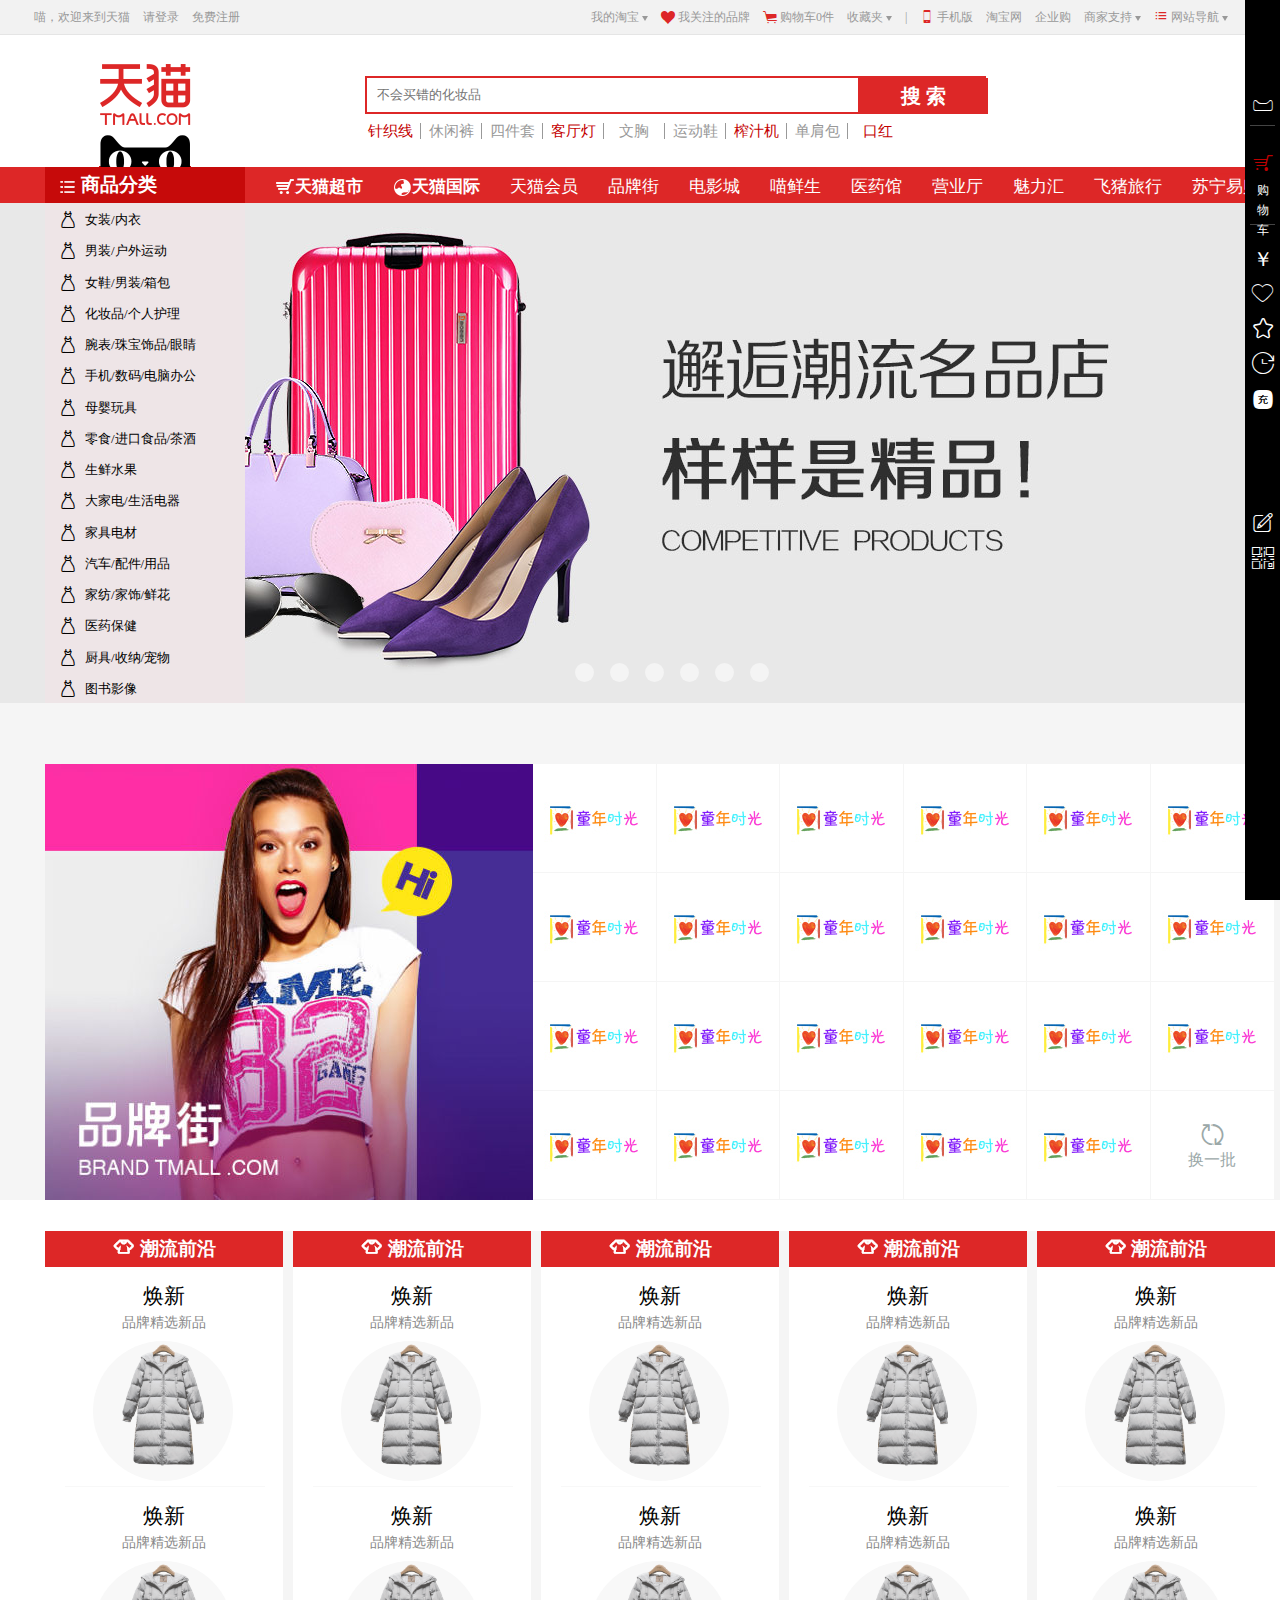
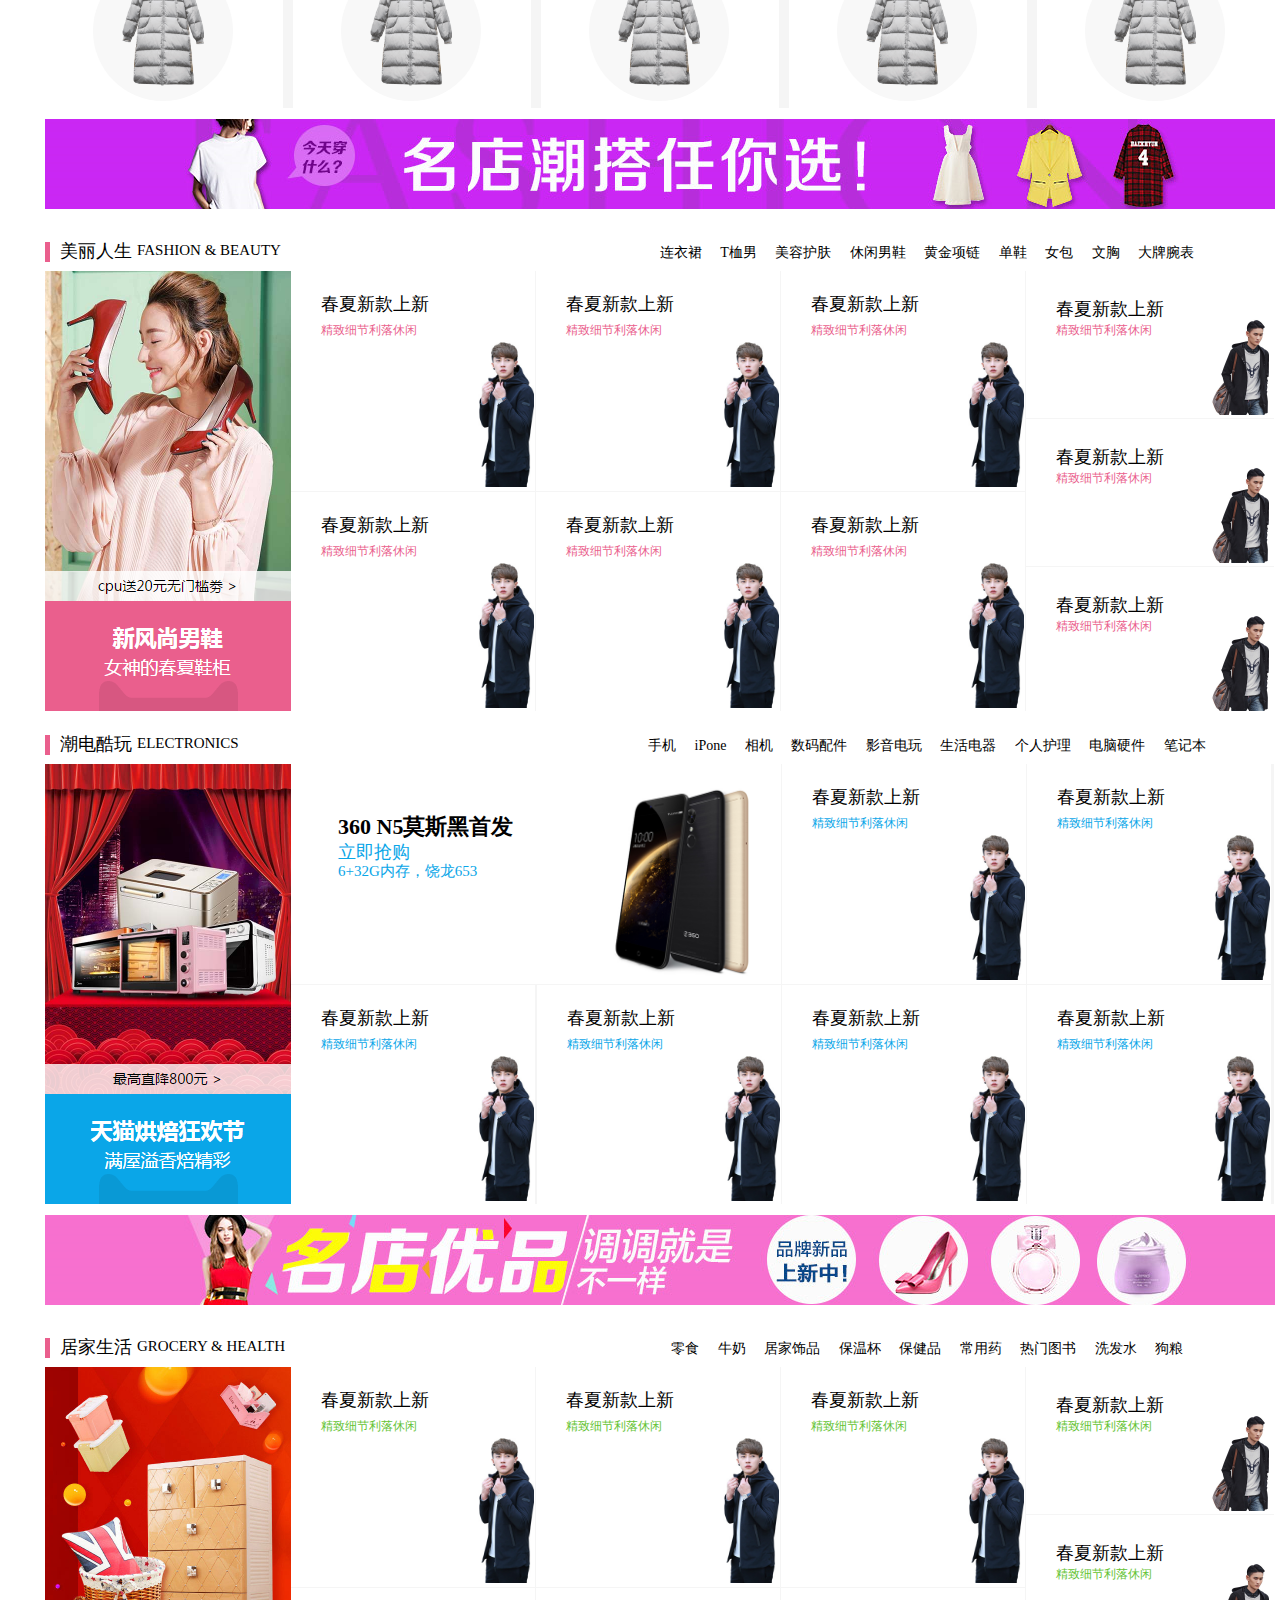
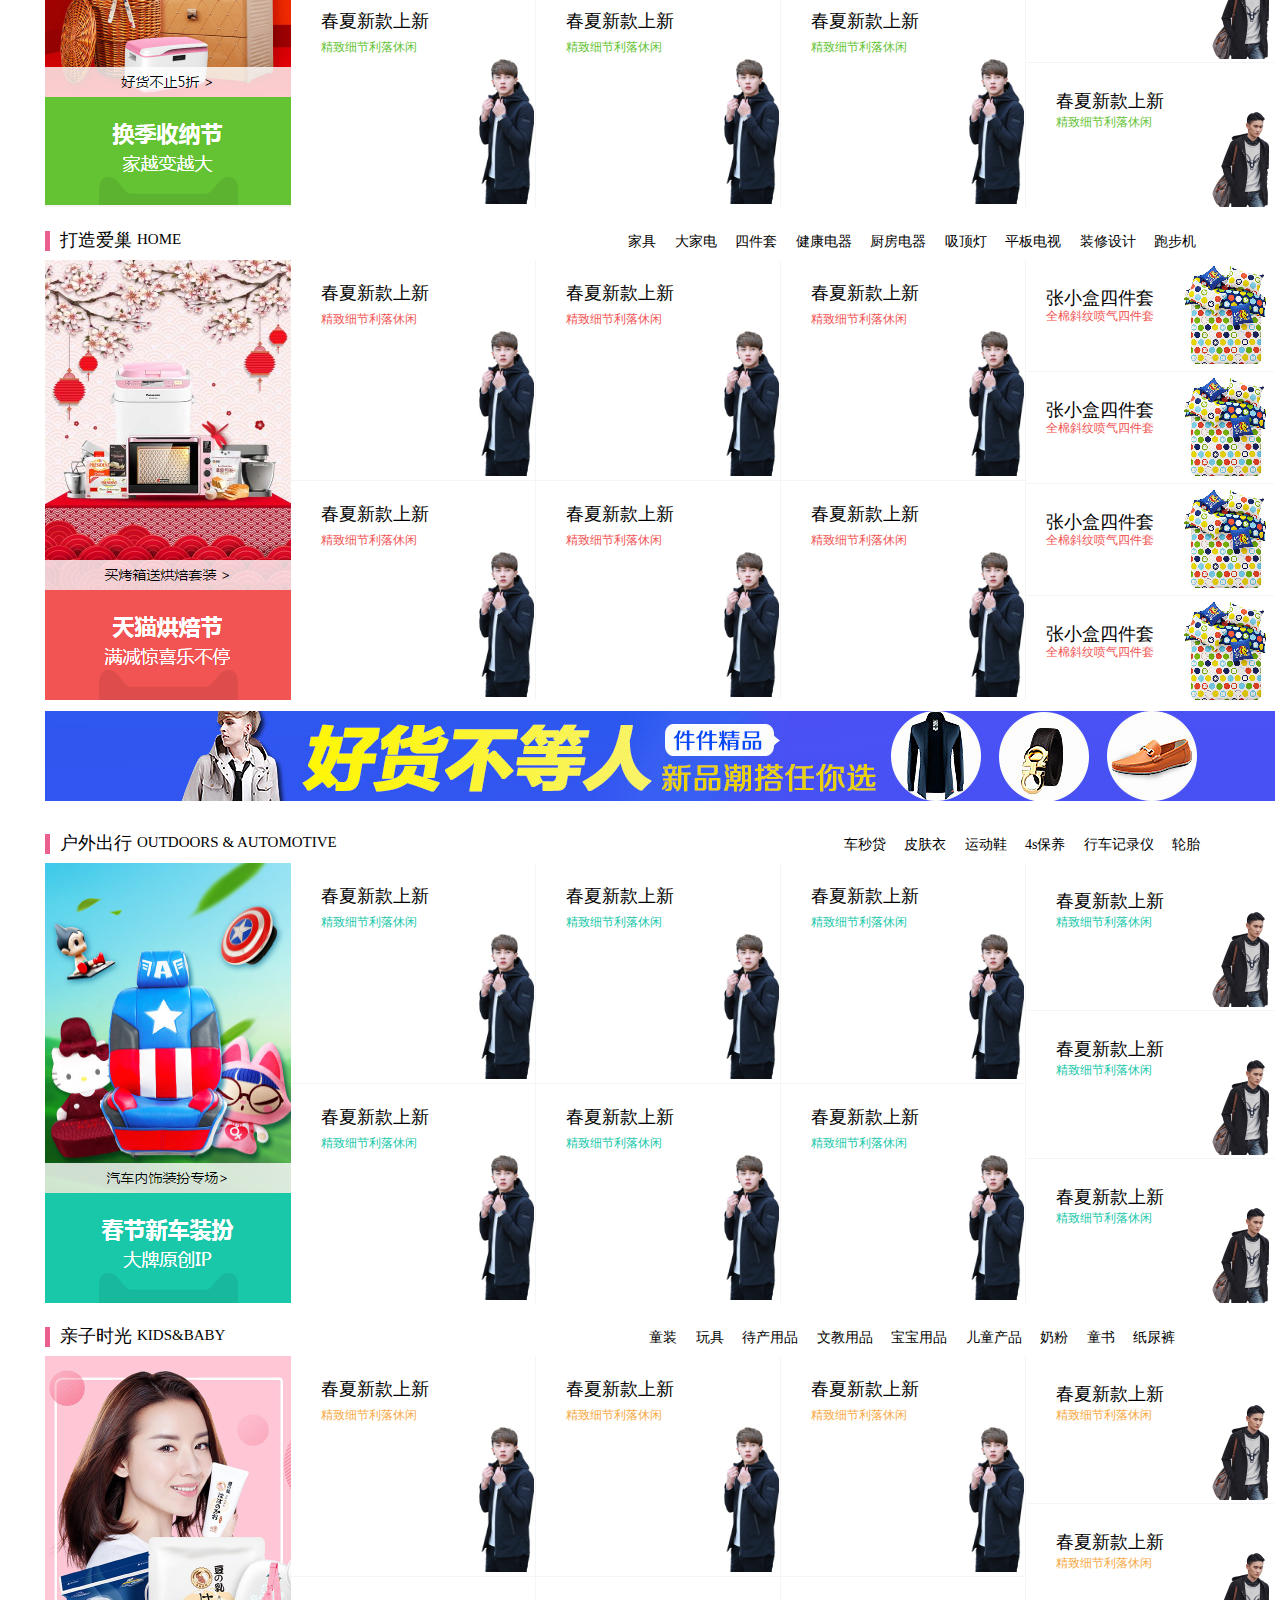
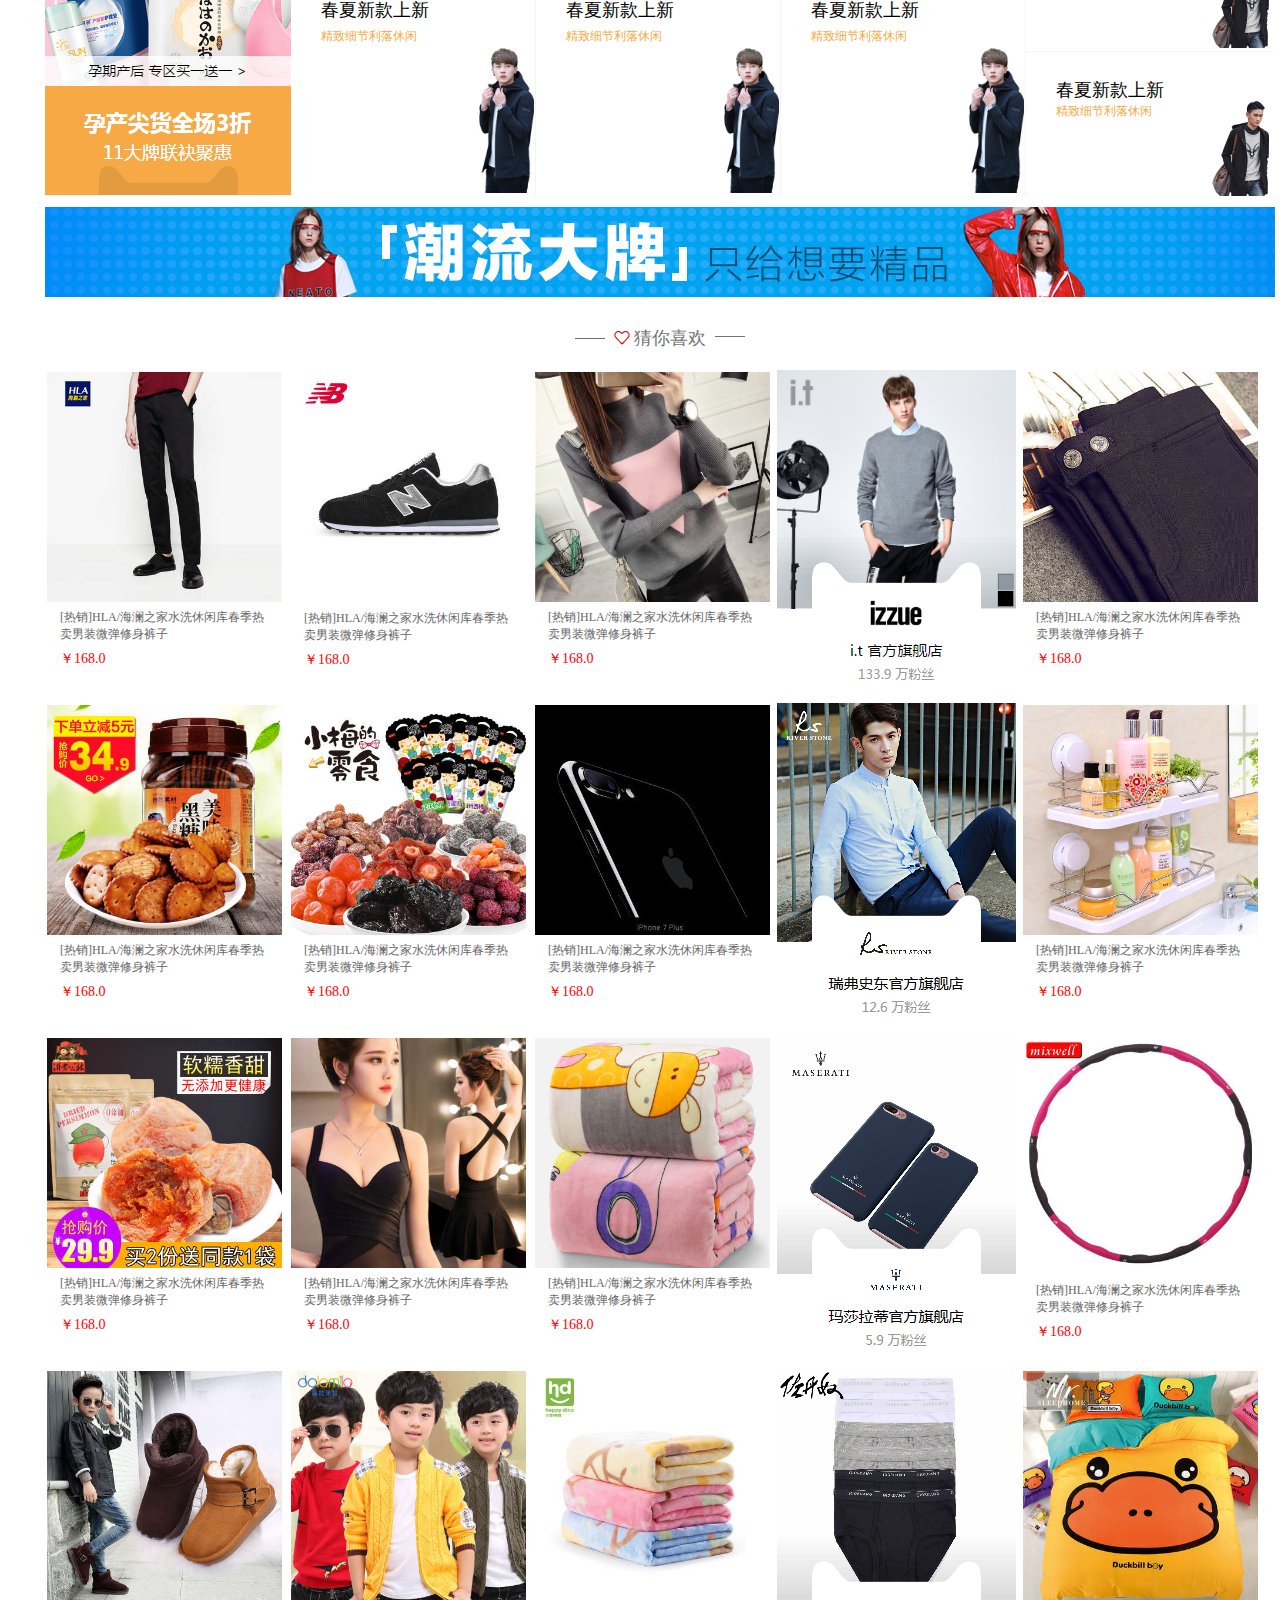
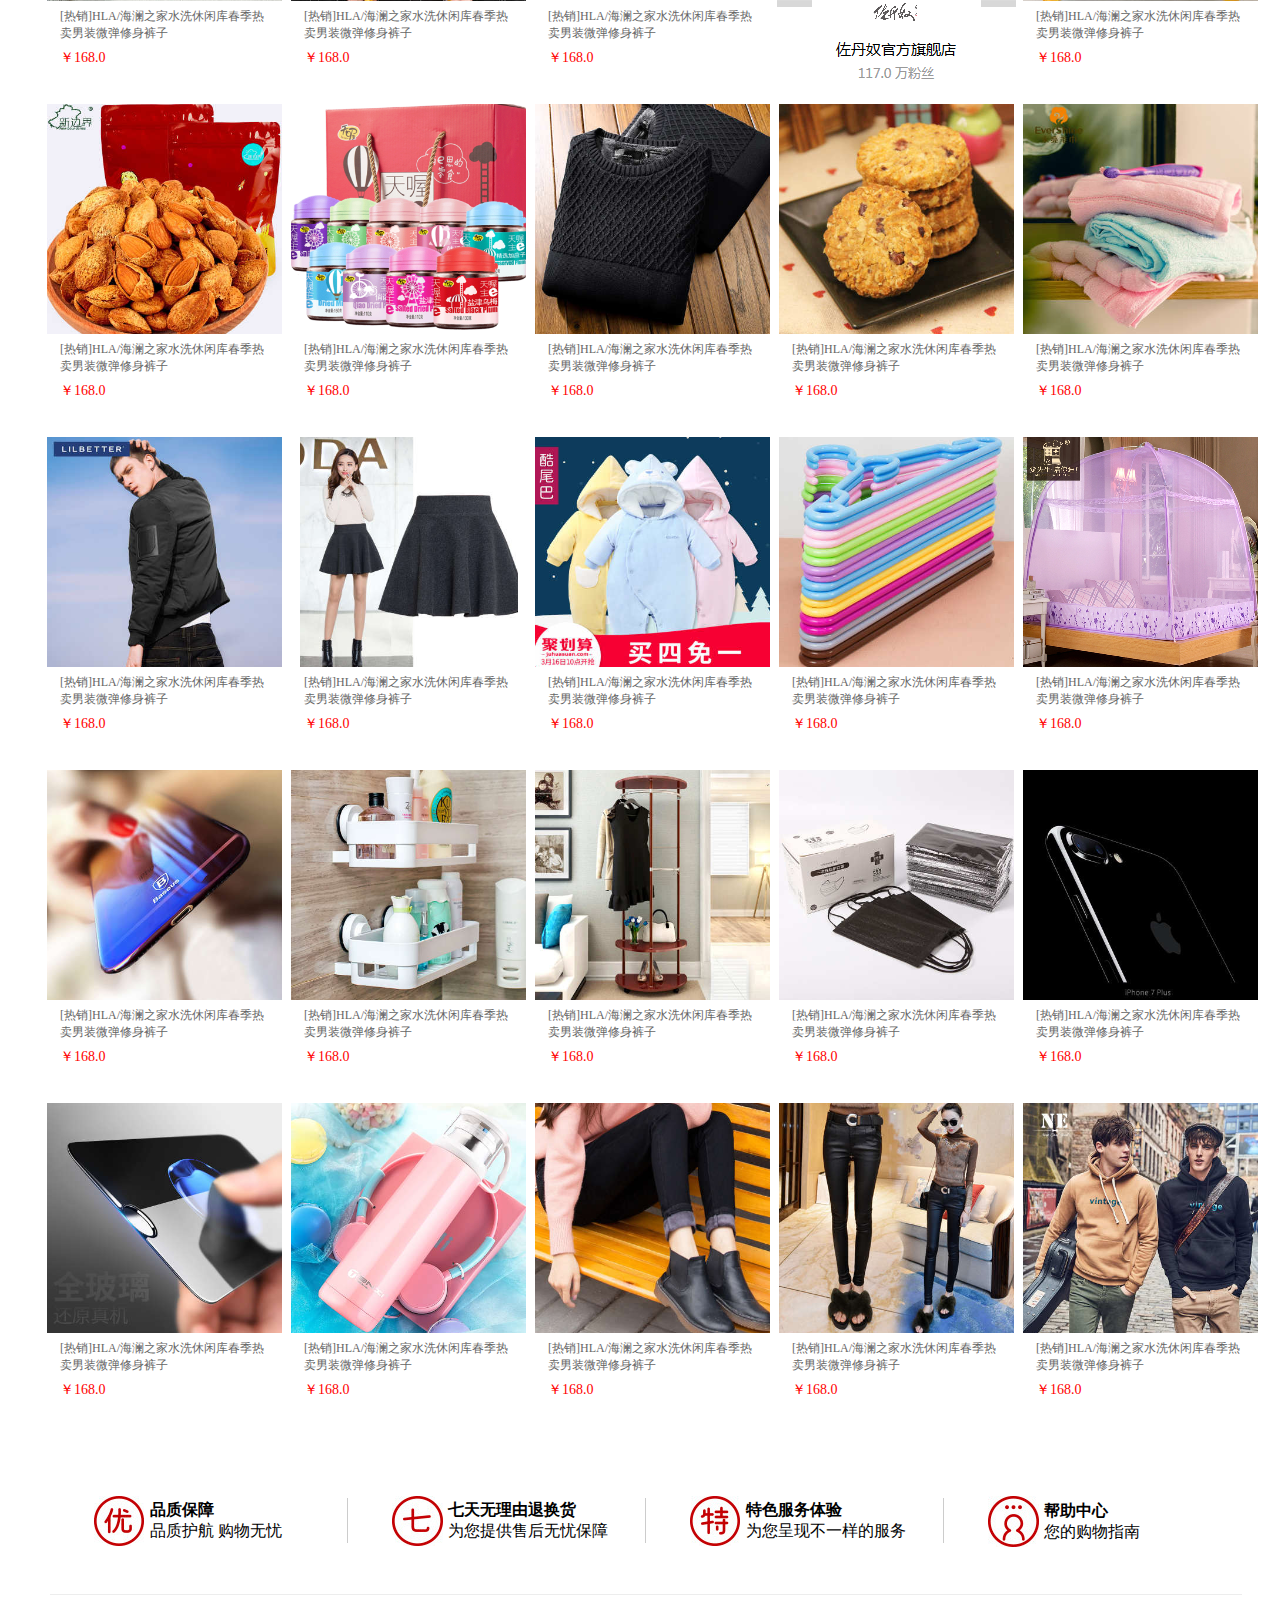
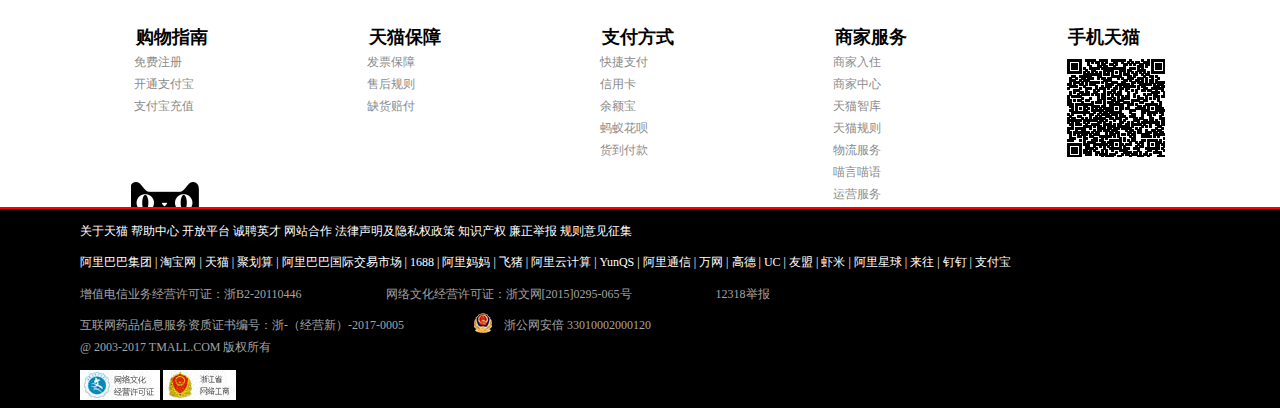
<file: tianmao.html>
<!DOCTYPE html>
<html lang="en">
    <head>
        <meta charset="utf-8">
        <link rel="stylesheet" href="css/tianmao.css">
        <link rel="stylesheet" href="font_ctaamrdrm4gc766r/iconfont.css">
        <link rel="stylesheet" href="iconfont1/iconfont.css">
        <link rel="stylesheet" href="iconfont/iconfont.css">
    </head>
    <body>
    <!-- 导航栏 -->

    <div class="header">
    	<div class="header-box">
    		<span>喵，欢迎来到天猫</span>
    		<a href="#">请登录</a>
    		<a href="#">免费注册</a>
    	</div>

		<div class="header-box1">
               
				<a class="nba" href="#">我的淘宝
                        <div class="box333333"></div>
                        <div class="xiala">
                              <span>已买到的宝贝</span>
                              <span>已卖出的宝贝</span>
                              
                        </div>
                        </a> 
                           
                        <a href="#">
                        <i class="iconfont">&#xe60e;</i>
                        我关注的品牌</a>
				<a href="#">
                         <i class="iconfont">&#xe60a;</i>
                        购物车0件</a>
				<a  class="nba" href="#">收藏夹
                        <div class="box333333"></div>
                        <div class="xiala n1">
                              <span>已买到的宝贝</span>
                              <span>已卖出的宝贝</span>
                              
                        </div>
                        </a>
			      <a href=""><span>|</span></a>
				<a href="#">
                         <i class="iconfont">&#xe625;</i>
                        手机版
                        <div class="xiala n2">
                              <img src="img/erweima header.png" alt="">
                              <div class="sanjiao"></div>
                        </div>
                        </a>
				<a href="#">淘宝网</a>
				<a href="#">企业购</a>
				<a class="nba" href="#">商家支持
                        <div class="box333333"></div>
                        <div class="xiala n3">嗷，加载出错！</div>
                        </a>
        <a class="nba" href="#">
          <i class="iconfont">&#xe646;</i> 网站导航
          <div class="box333333"></div>
          <div class="gjs">
            <!-- <dl class="info2">
            <dt class="info4">特色主题</dt>
            <dd>
              <div class="items">
                <a href="">品牌头条</a>
              </div>
              <div class="items">
                <a href="">发现好货</a>
              </div>
              <div class="items">
                <a href="">京东预售</a>
              </div>
              <div class="items">
                <a href="">尖er货</a>
              </div>
              <div class="items">
                <a href="">京东使用</a>
              </div>
              <div class="items">
                <a href="">港澳售</a>
              </div>
              <div class="items">
                <a href="">优惠券</a>
              </div>
              <div class="items">
                <a href="">闪购</a>
              </div>
              <div class="items">
                <a href="">京东会员</a>
              </div>
              <div class="items">
                <a href="">秒杀</a>
              </div>
              <div class="items">
                <a href="">定期送</a>
              </div>
              <div class="items">
                <a href="">装机大师</a>
              </div>
              <div class="items">
                <a href="">新奇特</a>
              </div>
              <div class="items">
                <a href="">企业金融服务</a>
              </div>
              <div class="items">
                <a href="">礼品购</a>
              </div>
              <div class="items">
                <a href="">智能馆</a>
              </div>
              <div class="items">
                <a href="">0元评测</a>
              </div>
              <div class="items">
                <a href="">In货推荐</a>
              </div>
              <div class="items">
                <a href="">北京老字号</a>
              </div>
              <div class="items">
                <a href="">买什么</a>
              </div>
            </dd>             
            </dl> -->
            <!-- <dl class="info2">
            <dt class="info4">行业频道</dt>
            <dd>
              <div class="items">
                <a href="">服装城</a>
              </div>
              <div class="items">
                <a href="">家用电器</a>
              </div>
              <div class="items">
                <a href="">电脑办公</a>
              </div>
              <div class="items">
                <a href="">手机</a>
              </div>
              <div class="items">
                <a href="">美妆馆</a>
              </div>
              <div class="items">
                <a href="">食品</a>
              </div>
              <div class="items">
                <a href="">智能数码</a>
              </div>
              <div class="items">
                <a href="">母婴</a>
              </div>
              <div class="items">
                <a href="">家装城</a>
              </div>
              <div class="items">
                <a href="">运动户外</a>
              </div>
              <div class="items">
                <a href="">整车</a>
              </div>
              <div class="items">
                <a href="">图书</a>
              </div>
              <div class="items">
                <a href="">农资频道</a>
              </div>
              <div class="items">
                <a href="">京东智能</a>
              </div>
              <div class="items">
                <a href="">玩3C</a>
              </div>
            </dd>             
            </dl> -->
            <!-- <dl class="info2">
            <dt class="info4">生活服务</dt>
            <dd>
              <div class="items">
                <a href="">京东众筹</a>
              </div>
              <div class="items">

                <a href="">白条</a>
              </div>
              <div class="items">
                <a href="">京东金融APP</a>
              </div>
              <div class="items">
                <a href="">京东小金库</a>
              </div>
              <div class="items">
                <a href="">理财</a>
              </div>
              <div class="items">
                <a href="">话费</a>
              </div>
              <div class="items">
                <a href="">旅行</a>
              </div>
              <div class="items">
                <a href="">彩票</a>
              </div>
              <div class="items">
                <a href="">机票</a>
              </div>
              <div class="items">
                <a href="">酒店</a>
              </div>
              <div class="items">
                <a href="">电影票</a>
              </div>
              <div class="items">
                <a href="">水电煤</a>
              </div>
              <div class="items">
                <a href="">京东到家</a>
              </div>
              <div class="items">
                <a href="">京东微联</a>
              </div>
              <div class="items">
                <a href="">京东众测</a>
              </div>
            </dd>             
            </dl> -->
            <!-- <dl class="info2">
            <dt class="info4">更多精选</dt>
            <dd>
              <div class="items">
                <a href="">京东社区</a>
              </div>
              <div class="items">

                <a href="">京东通信</a>
              </div>
              <div class="items">
                <a href="">在线读书</a>
              </div>
              <div class="items">
                <a href="">京东E卡</a>
              </div>
              <div class="items">
                <a href="">智能社区</a>
              </div>
              <div class="items">
                <a href="">游戏社区</a>
              </div>
              <div class="items">
                <a href="">京友邦</a>
              </div>
              <div class="items">
                <a href="">合作招商</a>
              </div>
              <div class="items">
                <a href="">企业采购</a>
              </div>
              <div class="items">
                <a href="">服务市场</a>
              </div>
              <div class="items">
                <a href="">乡村招募</a>
              </div>
              <div class="items">
                <a href="">校园加盟</a>
              </div>
              <div class="items">
                <a href="">办公生活馆</a>
              </div>
              <div class="items">
                <a href="">知识产权维权</a>
              </div>
              <div class="items">
                <a href="">English Site</a>
              </div>
            </dd>     
            </dl> -->
          </div>
                        </a>
		</div>
    </div>
      		<!-- logo -->	
      		<div class="logo">
      			<img src="img/logo.png" alt="">
      			<input type="text" placeholder="不会买错的化妆品">
      			<a href=""><div class="soushuo">
      			<strong>搜 索</strong>
      			</div></a>
            <!-- logo下文字 -->
      			<div class="logo-box">
      				<a href=""><div class="logo-sanbox a1">针织线</div></a>
                              <span></span>
      				<a href=""><div class="logo-sanbox">休闲裤</div></a>
      				<span></span>
      				<a href=""><div class="logo-sanbox">四件套</div></a>
      				<span></span>
      				<a href=""><div class="logo-sanbox a1">客厅灯</div></a>
      				<span></span>
      				<a href=""><div class="logo-sanbox">文胸</div></a>
      				<span></span>
      				<a href=""><div class="logo-sanbox">运动鞋</div></a>
      				<span></span>
      				<a href=""><div class="logo-sanbox a1">榨汁机</div></a>
      				<span></span>
      				<a href=""><div class="logo-sanbox">单肩包</div></a>
      				<span></span>
      				<a href=""><div class="logo-sanbox a1">口红</div></a>
      				
      			</div>
 			</div>

      		 <!--  banner上面的导航 -->
      		 <div class="banner">

      		 	<div class="banner-box">
      		 		<img src="img/222222222222222.png" alt="">
      		 		<strong>商品分类</strong>
      		 	</div>
      		 	<a href="" class="mmm"><div class="banner-wenzi">
      		 	
      		 	天猫超市
      		 	<img src="img/1.png" alt="">
      		 	<div class="shangla"></div>
      		 	</div></a>
      		 	<a href="" class="mmm"><div class="banner-wenzi">
      		 	<img src="img/2.png" alt="">
      		 	天猫国际
      		 	<div class="shangla"></div>
      		 	</div></a>
      		 	<a href="" class="mmm"><div class="banner-wenzi1">
      		 	
      		 	天猫会员
      		 	<div class="shangla1"></div>
      		 	</div></a>
      		 	<a href="" class="mmm"><div class="banner-wenzi1">
      		 	<div class="shangla2"></div>
      		 	品牌街
      		 	</div></a>
      		 	<a href="" class="mmm"><div class="banner-wenzi1">
      		 	<div class="shangla2"></div>
      		 	电影城
      		 	</div></a>
      		 	<a href="" class="mmm"><div class="banner-wenzi1">
      		 	<div class="shangla2"></div>
      		 	喵鲜生
      		 	</div></a>
      		 	<a href="" class="mmm"><div class="banner-wenzi1">
      		 	<div class="shangla2"></div>
      		 	医药馆
      		 	</div></a>
      		 	<a href="" class="mmm"><div class="banner-wenzi1">
      		 	<div class="shangla2"></div>
      		 	营业厅
      		 	</div></a>
      		 	<a href="" class="mmm"><div class="banner-wenzi1">
      		 	<div class="shangla2"></div>
      		 	魅力汇
      		 	</div></a>
      		 	<a href="" class="mmm"><div class="banner-wenzi1">
      		 	<div class="shangla1"></div>
      		 	飞猪旅行
      		 	</div></a>
      		 	<a href="" class="mmm"><div class="banner-wenzi1">
      		 	<div class="shangla1"></div>
      		 	苏宁易购
      		 	</div></a>

      		 </div>
      		 <!-- banner -->

      		 <div class="banner1">
                    <div class="lunbo">
                          <div class="lunbo-box"></div>
                           <div class="lunbo-box"></div>
                            <div class="lunbo-box"></div>
                             <div class="lunbo-box"></div>
                              <div class="lunbo-box"></div>
                               <div class="lunbo-box"></div>


                    </div>
      		 	<div class="banner1-box">
      		 		<div class="banner1-sanbox">
      		 	      <i class="iconfont">&#xe601;</i>
      		 			<span><a href="">女装/内衣</a></span>
                       <div class="hl">
                <div class="cdnn_zuo">
                <div class="cdzu_title">
                  <div class="title_text">当季流行  ></div>
                  <div class="iconfont icon-icondayu"></div>
                </div>
                <div class="cazu_jtnn">
                  <a href="" class="jtnn_name">2017春季新品</a>
                  <a href="" class="jtnn_name">商场同款</a>
                  <a href="" class="jtnn_name">气质连衣裙</a>
                  <a href="" class="jtnn_name">羽绒服</a>
                  <a href="" class="jtnn_name">中长款毛呢</a>
                  <a href="" class="jtnn_name">百搭休闲裤</a>
                  <a href="" class="jtnn_name">无痕文胸</a>
                  <a href="" class="jtnn_name">运动文胸</a>
                  <a href="" class="jtnn_name">超柔内裤</a>
                  <a href="" class="jtnn_name">
                    潮流家居服
                  </a>
                  <div class="xuxian"></div>
                </div>
                <div class="cdzu_title">
                  <div class="title_text">精选上装  ></div>
                  <div class="iconfont icon-icondayu"></div>
                </div>
                <div class="cazu_jtnn">
                  <a href="" class="jtnn_name">羽绒服</a>
                  <a href="" class="jtnn_name">毛呢外套</a>
                  <a href="" class="jtnn_name">毛衣</a>
                  <a href="" class="jtnn_name">羽绒服</a>
                  <a href="" class="jtnn_name">针织衫</a>
                  <a href="" class="jtnn_name">衬衫</a>
                  <a href="" class="jtnn_name">风衣</a>
                  <a href="" class="jtnn_name">短外套</a>
                  <a href="" class="jtnn_name">卫衣</a>
                  <a href="" class="jtnn_name">小西装</a>
                  <a href="" class="jtnn_name">浪漫裙装</a>
                  <div class="xuxian"></div>
                </div>
                <div class="cdzu_title">
                  <div class="title_text">浪漫裙装  ></div>
                  <div class="iconfont icon-icondayu"></div>
                </div>
                <div class="cazu_jtnn">
                  <a href="" class="jtnn_name">连衣裙</a>
                  <a href="" class="jtnn_name">蕾丝连衣裙</a>
                  <a href="" class="jtnn_name">印花连衣裙</a>
                  <a href="" class="jtnn_name">真丝连衣裙服</a>
                  <a href="" class="jtnn_name">半身裙</a>
                  <a href="" class="jtnn_name">百褶裙</a>
                  <a href="" class="jtnn_name">牛仔裙</a>
                  <a href="" class="jtnn_name">背心裙套</a>
                  <a href="" class="jtnn_name">a字裙</a>
                  <a href="" class="jtnn_name">棉麻连衣裙</a>
                  <a href="" class="jtnn_name">蕾丝半身裙</a>
                  <a href="" class="jtnn_name">长袖连衣裙</a>
                  <a href="" class="jtnn_name">包臀裙</a>
                  <a href="" class="jtnn_name">女士下装</a>
                  <div class="xuxian"></div>
                </div>
                <div class="cdzu_title">
                  <div class="title_text">女士下装  ></div>
                  <div class="iconfont icon-icondayu"></div>
                </div>
                <div class="cazu_jtnn">
                  <a href="" class="jtnn_name">牛仔裤</a>
                  <a href="" class="jtnn_name">休闲裤</a>
                  <a href="" class="jtnn_name">哈伦裤</a>
                  <a href="" class="jtnn_name">背带裤</a>
                  <a href="" class="jtnn_name">小脚裤</a>
                  <a href="" class="jtnn_name">西装裤</a>
                  <a href="" class="jtnn_name">打底裤</a>
                  <a href="" class="jtnn_name">阔腿裤</a>
                  <a href="" class="jtnn_name">短裤</a>
                  <div class="xuxian"></div>
                </div>
                <div class="cdzu_title">
                  <div class="title_text">特色女装  ></div>
                  <div class="iconfont icon-icondayu"></div>
                </div>
                <div class="cazu_jtnn">
                  <a href="" class="jtnn_name">时尚气质套装</a>
                  <a href="" class="jtnn_name">休闲运动套装</a>
                  <a href="" class="jtnn_name">精选妈妈装</a>
                  <a href="" class="jtnn_name">大码女装</a>
                  <a href="" class="jtnn_name">职业套装</a>
                  <a href="" class="jtnn_name">优雅旗袍</a>
                  <a href="" class="jtnn_name">精致礼服</a>
                  <a href="" class="jtnn_name">唐装</a>
                  <a href="" class="jtnn_name">婚纱</a>
                  <div class="xuxian"></div>
                </div>
                <div class="cdzu_title">
                  <div class="title_text">文胸塑身  ></div>
                  <div class="iconfont icon-icondayu"></div>
                </div>
                <div class="cazu_jtnn">
                  <a href="" class="jtnn_name">光面文胸</a>
                  <a href="" class="jtnn_name">运动文胸</a>
                  <a href="" class="jtnn_name">美背文胸</a>
                  <a href="" class="jtnn_name">聚拢文胸</a>
                  <a href="" class="jtnn_name">大杯文胸</a>
                  <div class="xuxian"></div>
                </div>
                <div class="cdzu_title">
                  <div class="title_text">家居服  ></div>
                  <div class="iconfont icon-icondayu"></div>
                </div>
                <div class="cazu_jtnn">
                  <a href="" class="jtnn_name">春夏家居服</a>
                  <a href="" class="jtnn_name">纯棉家居服</a>
                  <a href="" class="jtnn_name">莫代尔家居服</a>
                  <a href="" class="jtnn_name">真丝家居服</a>
                  <a href="" class="jtnn_name">春夏睡</a>
                  <div class="xuxian"></div>
                </div>
              </div>
              <div class="cdnn_you">
                <div class="cann_youbox">
                  <a href="" class="youboxaa">
                    <img src="img/nntu1.jpg" alt="" class="yaatu">
                  </a>
                  <a href="" class="youboxaa">
                    <img src="img/nntu2.jpg" alt=""  class="yaatu">
                  </a>
                  <a href="" class="youboxaa">
                    <img src="img/nntu3.jpg" alt=""  class="yaatu">
                  </a>
                  <a href="" class="youboxaa">
                    <img src="img/nntu4.jpg" alt=""  class="yaatu">
                  </a>
                  <a href="" class="youboxaa">
                    <img src="img/nntu5.jpg" alt=""  class="yaatu">
                  </a>
                  <a href="" class="youboxaa">
                    <img src="img/nntu6.jpg" alt=""  class="yaatu">
                  </a>
                  <a href="" class="youboxaa">
                    <img src="img/nntu7.jpg" alt=""  class="yaatu">
                  </a>
                  <a href="" class="youboxaa">
                    <img src="img/nntu8.jpg" alt=""  class="yaatu">
                  </a>
                  <a href="" class="youboxaa">
                    <img src="img/nntu9.jpg" alt=""  class="yaatu">
                  </a>

                  <a href="" class="youboxaa">
                    <img src="img/nntu10.jpg" alt=""  class="yaatu">
                  </a>
                  <a href="" class="youboxaa">
                    <img src="img/nntu11.jpg" alt=""  class="yaatu">
                  </a>
                  <a href="" class="youboxaa">
                    <img src="img/nntu12.jpg" alt=""  class="yaatu">
                  </a>
                  <a href="" class="youboxaa">
                    <img src="img/nntu13.jpg" alt=""  class="yaatu">
                  </a>

                  <a href="" class="youboxaa">
                    <img src="img/nntu14.jpg" alt=""  class="yaatu">
                  </a>
                  <a href="" class="youboxaa">
                    <img src="img/nntu15.jpg" alt=""  class="yaatu">
                  </a>
                  <a href="" class="youboxaa">
                    <img src="img/nntu16.jpg" alt=""  class="yaatu">
                  </a>
                  <a href="" class="youboxaa">
                    <img src="img/nntu17.jpg" alt=""  class="yaatu2">
                  </a>
                </div>
              </div>
              </div>
              </div>
 					<div class="banner1-sanbox">
      		 			<i class="iconfont">&#xe601;</i>
      		 			<span><a href="">男装/户外运动</a></span>
                    <div class="hl">
                <div class="cdnn_zuo">
                <div class="cdzu_title">
                  <div class="title_text">当季流行  ></div>
                  <div class="iconfont icon-icondayu"></div>
                </div>
                <div class="cazu_jtnn">
                  <a href="" class="jtnn_name">2017春季新品</a>
                  <a href="" class="jtnn_name">商场同款</a>
                  <a href="" class="jtnn_name">气质连衣裙</a>
                  <a href="" class="jtnn_name">羽绒服</a>
                  <a href="" class="jtnn_name">中长款毛呢</a>
                  <a href="" class="jtnn_name">百搭休闲裤</a>
                  <a href="" class="jtnn_name">无痕文胸</a>
                  <a href="" class="jtnn_name">运动文胸</a>
                  <a href="" class="jtnn_name">超柔内裤</a>
                  <a href="" class="jtnn_name">
                    潮流家居服
                  </a>
                  <div class="xuxian"></div>
                </div>
                <div class="cdzu_title">
                  <div class="title_text">精选上装  ></div>
                  <div class="iconfont icon-icondayu"></div>
                </div>
                <div class="cazu_jtnn">
                  <a href="" class="jtnn_name">羽绒服</a>
                  <a href="" class="jtnn_name">毛呢外套</a>
                  <a href="" class="jtnn_name">毛衣</a>
                  <a href="" class="jtnn_name">羽绒服</a>
                  <a href="" class="jtnn_name">针织衫</a>
                  <a href="" class="jtnn_name">衬衫</a>
                  <a href="" class="jtnn_name">风衣</a>
                  <a href="" class="jtnn_name">短外套</a>
                  <a href="" class="jtnn_name">卫衣</a>
                  <a href="" class="jtnn_name">小西装</a>
                  <a href="" class="jtnn_name">浪漫裙装</a>
                  <div class="xuxian"></div>
                </div>
                <div class="cdzu_title">
                  <div class="title_text">浪漫裙装  ></div>
                  <div class="iconfont icon-icondayu"></div>
                </div>
                <div class="cazu_jtnn">
                  <a href="" class="jtnn_name">连衣裙</a>
                  <a href="" class="jtnn_name">蕾丝连衣裙</a>
                  <a href="" class="jtnn_name">印花连衣裙</a>
                  <a href="" class="jtnn_name">真丝连衣裙服</a>
                  <a href="" class="jtnn_name">半身裙</a>
                  <a href="" class="jtnn_name">百褶裙</a>
                  <a href="" class="jtnn_name">牛仔裙</a>
                  <a href="" class="jtnn_name">背心裙套</a>
                  <a href="" class="jtnn_name">a字裙</a>
                  <a href="" class="jtnn_name">棉麻连衣裙</a>
                  <a href="" class="jtnn_name">蕾丝半身裙</a>
                  <a href="" class="jtnn_name">长袖连衣裙</a>
                  <a href="" class="jtnn_name">包臀裙</a>
                  <a href="" class="jtnn_name">女士下装</a>
                  <div class="xuxian"></div>
                </div>
                <div class="cdzu_title">
                  <div class="title_text">女士下装  ></div>
                  <div class="iconfont icon-icondayu"></div>
                </div>
                <div class="cazu_jtnn">
                  <a href="" class="jtnn_name">牛仔裤</a>
                  <a href="" class="jtnn_name">休闲裤</a>
                  <a href="" class="jtnn_name">哈伦裤</a>
                  <a href="" class="jtnn_name">背带裤</a>
                  <a href="" class="jtnn_name">小脚裤</a>
                  <a href="" class="jtnn_name">西装裤</a>
                  <a href="" class="jtnn_name">打底裤</a>
                  <a href="" class="jtnn_name">阔腿裤</a>
                  <a href="" class="jtnn_name">短裤</a>
                  <div class="xuxian"></div>
                </div>
                <div class="cdzu_title">
                  <div class="title_text">特色女装  ></div>
                  <div class="iconfont icon-icondayu"></div>
                </div>
                <div class="cazu_jtnn">
                  <a href="" class="jtnn_name">时尚气质套装</a>
                  <a href="" class="jtnn_name">休闲运动套装</a>
                  <a href="" class="jtnn_name">精选妈妈装</a>
                  <a href="" class="jtnn_name">大码女装</a>
                  <a href="" class="jtnn_name">职业套装</a>
                  <a href="" class="jtnn_name">优雅旗袍</a>
                  <a href="" class="jtnn_name">精致礼服</a>
                  <a href="" class="jtnn_name">唐装</a>
                  <a href="" class="jtnn_name">婚纱</a>
                  <div class="xuxian"></div>
                </div>
                <div class="cdzu_title">
                  <div class="title_text">文胸塑身  ></div>
                  <div class="iconfont icon-icondayu"></div>
                </div>
                <div class="cazu_jtnn">
                  <a href="" class="jtnn_name">光面文胸</a>
                  <a href="" class="jtnn_name">运动文胸</a>
                  <a href="" class="jtnn_name">美背文胸</a>
                  <a href="" class="jtnn_name">聚拢文胸</a>
                  <a href="" class="jtnn_name">大杯文胸</a>
                  <div class="xuxian"></div>
                </div>
                <div class="cdzu_title">
                  <div class="title_text">家居服  ></div>
                  <div class="iconfont icon-icondayu"></div>
                </div>
                <div class="cazu_jtnn">
                  <a href="" class="jtnn_name">春夏家居服</a>
                  <a href="" class="jtnn_name">纯棉家居服</a>
                  <a href="" class="jtnn_name">莫代尔家居服</a>
                  <a href="" class="jtnn_name">真丝家居服</a>
                  <a href="" class="jtnn_name">春夏睡</a>
                  <div class="xuxian"></div>
                </div>
              </div>
              <div class="cdnn_you">
                <div class="cann_youbox">
                  <a href="" class="youboxaa">
                    <img src="img/nntu1.jpg" alt="" class="yaatu">
                  </a>
                  <a href="" class="youboxaa">
                    <img src="img/nntu2.jpg" alt=""  class="yaatu">
                  </a>
                  <a href="" class="youboxaa">
                    <img src="img/nntu3.jpg" alt=""  class="yaatu">
                  </a>
                  <a href="" class="youboxaa">
                    <img src="img/nntu4.jpg" alt=""  class="yaatu">
                  </a>
                  <a href="" class="youboxaa">
                    <img src="img/nntu5.jpg" alt=""  class="yaatu">
                  </a>
                  <a href="" class="youboxaa">
                    <img src="img/nntu6.jpg" alt=""  class="yaatu">
                  </a>
                  <a href="" class="youboxaa">
                    <img src="img/nntu7.jpg" alt=""  class="yaatu">
                  </a>
                  <a href="" class="youboxaa">
                    <img src="img/nntu8.jpg" alt=""  class="yaatu">
                  </a>
                  <a href="" class="youboxaa">
                    <img src="img/nntu9.jpg" alt=""  class="yaatu">
                  </a>

                  <a href="" class="youboxaa">
                    <img src="img/nntu10.jpg" alt=""  class="yaatu">
                  </a>
                  <a href="" class="youboxaa">
                    <img src="img/nntu11.jpg" alt=""  class="yaatu">
                  </a>
                  <a href="" class="youboxaa">
                    <img src="img/nntu12.jpg" alt=""  class="yaatu">
                  </a>
                  <a href="" class="youboxaa">
                    <img src="img/nntu13.jpg" alt=""  class="yaatu">
                  </a>

                  <a href="" class="youboxaa">
                    <img src="img/nntu14.jpg" alt=""  class="yaatu">
                  </a>
                  <a href="" class="youboxaa">
                    <img src="img/nntu15.jpg" alt=""  class="yaatu">
                  </a>
                  <a href="" class="youboxaa">
                    <img src="img/nntu16.jpg" alt=""  class="yaatu">
                  </a>
                  <a href="" class="youboxaa">
                    <img src="img/nntu17.jpg" alt=""  class="yaatu2">
                  </a>
                </div>
              </div>
              </div>
                              
      		 		</div>

      		 		<div class="banner1-sanbox">
      		 			<i class="iconfont">&#xe601;</i>
      		 			<span><a href="">女鞋/男装/箱包</a></span>
                <div class="hl">
                <div class="cdnn_zuo">
                <div class="cdzu_title">
                  <div class="title_text">当季流行  ></div>
                  <div class="iconfont icon-icondayu"></div>
                </div>
                <div class="cazu_jtnn">
                  <a href="" class="jtnn_name">2017春季新品</a>
                  <a href="" class="jtnn_name">商场同款</a>
                  <a href="" class="jtnn_name">气质连衣裙</a>
                  <a href="" class="jtnn_name">羽绒服</a>
                  <a href="" class="jtnn_name">中长款毛呢</a>
                  <a href="" class="jtnn_name">百搭休闲裤</a>
                  <a href="" class="jtnn_name">无痕文胸</a>
                  <a href="" class="jtnn_name">运动文胸</a>
                  <a href="" class="jtnn_name">超柔内裤</a>
                  <a href="" class="jtnn_name">
                    潮流家居服
                  </a>
                  <div class="xuxian"></div>
                </div>
                <div class="cdzu_title">
                  <div class="title_text">精选上装  ></div>
                  <div class="iconfont icon-icondayu"></div>
                </div>
                <div class="cazu_jtnn">
                  <a href="" class="jtnn_name">羽绒服</a>
                  <a href="" class="jtnn_name">毛呢外套</a>
                  <a href="" class="jtnn_name">毛衣</a>
                  <a href="" class="jtnn_name">羽绒服</a>
                  <a href="" class="jtnn_name">针织衫</a>
                  <a href="" class="jtnn_name">衬衫</a>
                  <a href="" class="jtnn_name">风衣</a>
                  <a href="" class="jtnn_name">短外套</a>
                  <a href="" class="jtnn_name">卫衣</a>
                  <a href="" class="jtnn_name">小西装</a>
                  <a href="" class="jtnn_name">浪漫裙装</a>
                  <div class="xuxian"></div>
                </div>
                <div class="cdzu_title">
                  <div class="title_text">浪漫裙装  ></div>
                  <div class="iconfont icon-icondayu"></div>
                </div>
                <div class="cazu_jtnn">
                  <a href="" class="jtnn_name">连衣裙</a>
                  <a href="" class="jtnn_name">蕾丝连衣裙</a>
                  <a href="" class="jtnn_name">印花连衣裙</a>
                  <a href="" class="jtnn_name">真丝连衣裙服</a>
                  <a href="" class="jtnn_name">半身裙</a>
                  <a href="" class="jtnn_name">百褶裙</a>
                  <a href="" class="jtnn_name">牛仔裙</a>
                  <a href="" class="jtnn_name">背心裙套</a>
                  <a href="" class="jtnn_name">a字裙</a>
                  <a href="" class="jtnn_name">棉麻连衣裙</a>
                  <a href="" class="jtnn_name">蕾丝半身裙</a>
                  <a href="" class="jtnn_name">长袖连衣裙</a>
                  <a href="" class="jtnn_name">包臀裙</a>
                  <a href="" class="jtnn_name">女士下装</a>
                  <div class="xuxian"></div>
                </div>
                <div class="cdzu_title">
                  <div class="title_text">女士下装  ></div>
                  <div class="iconfont icon-icondayu"></div>
                </div>
                <div class="cazu_jtnn">
                  <a href="" class="jtnn_name">牛仔裤</a>
                  <a href="" class="jtnn_name">休闲裤</a>
                  <a href="" class="jtnn_name">哈伦裤</a>
                  <a href="" class="jtnn_name">背带裤</a>
                  <a href="" class="jtnn_name">小脚裤</a>
                  <a href="" class="jtnn_name">西装裤</a>
                  <a href="" class="jtnn_name">打底裤</a>
                  <a href="" class="jtnn_name">阔腿裤</a>
                  <a href="" class="jtnn_name">短裤</a>
                  <div class="xuxian"></div>
                </div>
                <div class="cdzu_title">
                  <div class="title_text">特色女装  ></div>
                  <div class="iconfont icon-icondayu"></div>
                </div>
                <div class="cazu_jtnn">
                  <a href="" class="jtnn_name">时尚气质套装</a>
                  <a href="" class="jtnn_name">休闲运动套装</a>
                  <a href="" class="jtnn_name">精选妈妈装</a>
                  <a href="" class="jtnn_name">大码女装</a>
                  <a href="" class="jtnn_name">职业套装</a>
                  <a href="" class="jtnn_name">优雅旗袍</a>
                  <a href="" class="jtnn_name">精致礼服</a>
                  <a href="" class="jtnn_name">唐装</a>
                  <a href="" class="jtnn_name">婚纱</a>
                  <div class="xuxian"></div>
                </div>
                <div class="cdzu_title">
                  <div class="title_text">文胸塑身  ></div>
                  <div class="iconfont icon-icondayu"></div>
                </div>
                <div class="cazu_jtnn">
                  <a href="" class="jtnn_name">光面文胸</a>
                  <a href="" class="jtnn_name">运动文胸</a>
                  <a href="" class="jtnn_name">美背文胸</a>
                  <a href="" class="jtnn_name">聚拢文胸</a>
                  <a href="" class="jtnn_name">大杯文胸</a>
                  <div class="xuxian"></div>
                </div>
                <div class="cdzu_title">
                  <div class="title_text">家居服  ></div>
                  <div class="iconfont icon-icondayu"></div>
                </div>
                <div class="cazu_jtnn">
                  <a href="" class="jtnn_name">春夏家居服</a>
                  <a href="" class="jtnn_name">纯棉家居服</a>
                  <a href="" class="jtnn_name">莫代尔家居服</a>
                  <a href="" class="jtnn_name">真丝家居服</a>
                  <a href="" class="jtnn_name">春夏睡</a>
                  <div class="xuxian"></div>
                </div>
              </div>
              <div class="cdnn_you">
                <div class="cann_youbox">
                  <a href="" class="youboxaa">
                    <img src="img/nntu1.jpg" alt="" class="yaatu">
                  </a>
                  <a href="" class="youboxaa">
                    <img src="img/nntu2.jpg" alt=""  class="yaatu">
                  </a>
                  <a href="" class="youboxaa">
                    <img src="img/nntu3.jpg" alt=""  class="yaatu">
                  </a>
                  <a href="" class="youboxaa">
                    <img src="img/nntu4.jpg" alt=""  class="yaatu">
                  </a>
                  <a href="" class="youboxaa">
                    <img src="img/nntu5.jpg" alt=""  class="yaatu">
                  </a>
                  <a href="" class="youboxaa">
                    <img src="img/nntu6.jpg" alt=""  class="yaatu">
                  </a>
                  <a href="" class="youboxaa">
                    <img src="img/nntu7.jpg" alt=""  class="yaatu">
                  </a>
                  <a href="" class="youboxaa">
                    <img src="img/nntu8.jpg" alt=""  class="yaatu">
                  </a>
                  <a href="" class="youboxaa">
                    <img src="img/nntu9.jpg" alt=""  class="yaatu">
                  </a>

                  <a href="" class="youboxaa">
                    <img src="img/nntu10.jpg" alt=""  class="yaatu">
                  </a>
                  <a href="" class="youboxaa">
                    <img src="img/nntu11.jpg" alt=""  class="yaatu">
                  </a>
                  <a href="" class="youboxaa">
                    <img src="img/nntu12.jpg" alt=""  class="yaatu">
                  </a>
                  <a href="" class="youboxaa">
                    <img src="img/nntu13.jpg" alt=""  class="yaatu">
                  </a>

                  <a href="" class="youboxaa">
                    <img src="img/nntu14.jpg" alt=""  class="yaatu">
                  </a>
                  <a href="" class="youboxaa">
                    <img src="img/nntu15.jpg" alt=""  class="yaatu">
                  </a>
                  <a href="" class="youboxaa">
                    <img src="img/nntu16.jpg" alt=""  class="yaatu">
                  </a>
                  <a href="" class="youboxaa">
                    <img src="img/nntu17.jpg" alt=""  class="yaatu2">
                  </a>
                </div>
              </div>
              </div>
      		 		</div>

      		 		<div class="banner1-sanbox">
      		 			<i class="iconfont">&#xe601;</i>
      		 			<span><a href="">化妆品/个人护理</a></span>
                <div class="hl">
                <div class="cdnn_zuo">
                <div class="cdzu_title">
                  <div class="title_text">当季流行  ></div>
                  <div class="iconfont icon-icondayu"></div>
                </div>
                <div class="cazu_jtnn">
                  <a href="" class="jtnn_name">2017春季新品</a>
                  <a href="" class="jtnn_name">商场同款</a>
                  <a href="" class="jtnn_name">气质连衣裙</a>
                  <a href="" class="jtnn_name">羽绒服</a>
                  <a href="" class="jtnn_name">中长款毛呢</a>
                  <a href="" class="jtnn_name">百搭休闲裤</a>
                  <a href="" class="jtnn_name">无痕文胸</a>
                  <a href="" class="jtnn_name">运动文胸</a>
                  <a href="" class="jtnn_name">超柔内裤</a>
                  <a href="" class="jtnn_name">
                    潮流家居服
                  </a>
                  <div class="xuxian"></div>
                </div>
                <div class="cdzu_title">
                  <div class="title_text">精选上装  ></div>
                  <div class="iconfont icon-icondayu"></div>
                </div>
                <div class="cazu_jtnn">
                  <a href="" class="jtnn_name">羽绒服</a>
                  <a href="" class="jtnn_name">毛呢外套</a>
                  <a href="" class="jtnn_name">毛衣</a>
                  <a href="" class="jtnn_name">羽绒服</a>
                  <a href="" class="jtnn_name">针织衫</a>
                  <a href="" class="jtnn_name">衬衫</a>
                  <a href="" class="jtnn_name">风衣</a>
                  <a href="" class="jtnn_name">短外套</a>
                  <a href="" class="jtnn_name">卫衣</a>
                  <a href="" class="jtnn_name">小西装</a>
                  <a href="" class="jtnn_name">浪漫裙装</a>
                  <div class="xuxian"></div>
                </div>
                <div class="cdzu_title">
                  <div class="title_text">浪漫裙装  ></div>
                  <div class="iconfont icon-icondayu"></div>
                </div>
                <div class="cazu_jtnn">
                  <a href="" class="jtnn_name">连衣裙</a>
                  <a href="" class="jtnn_name">蕾丝连衣裙</a>
                  <a href="" class="jtnn_name">印花连衣裙</a>
                  <a href="" class="jtnn_name">真丝连衣裙服</a>
                  <a href="" class="jtnn_name">半身裙</a>
                  <a href="" class="jtnn_name">百褶裙</a>
                  <a href="" class="jtnn_name">牛仔裙</a>
                  <a href="" class="jtnn_name">背心裙套</a>
                  <a href="" class="jtnn_name">a字裙</a>
                  <a href="" class="jtnn_name">棉麻连衣裙</a>
                  <a href="" class="jtnn_name">蕾丝半身裙</a>
                  <a href="" class="jtnn_name">长袖连衣裙</a>
                  <a href="" class="jtnn_name">包臀裙</a>
                  <a href="" class="jtnn_name">女士下装</a>
                  <div class="xuxian"></div>
                </div>
                <div class="cdzu_title">
                  <div class="title_text">女士下装  ></div>
                  <div class="iconfont icon-icondayu"></div>
                </div>
                <div class="cazu_jtnn">
                  <a href="" class="jtnn_name">牛仔裤</a>
                  <a href="" class="jtnn_name">休闲裤</a>
                  <a href="" class="jtnn_name">哈伦裤</a>
                  <a href="" class="jtnn_name">背带裤</a>
                  <a href="" class="jtnn_name">小脚裤</a>
                  <a href="" class="jtnn_name">西装裤</a>
                  <a href="" class="jtnn_name">打底裤</a>
                  <a href="" class="jtnn_name">阔腿裤</a>
                  <a href="" class="jtnn_name">短裤</a>
                  <div class="xuxian"></div>
                </div>
                <div class="cdzu_title">
                  <div class="title_text">特色女装  ></div>
                  <div class="iconfont icon-icondayu"></div>
                </div>
                <div class="cazu_jtnn">
                  <a href="" class="jtnn_name">时尚气质套装</a>
                  <a href="" class="jtnn_name">休闲运动套装</a>
                  <a href="" class="jtnn_name">精选妈妈装</a>
                  <a href="" class="jtnn_name">大码女装</a>
                  <a href="" class="jtnn_name">职业套装</a>
                  <a href="" class="jtnn_name">优雅旗袍</a>
                  <a href="" class="jtnn_name">精致礼服</a>
                  <a href="" class="jtnn_name">唐装</a>
                  <a href="" class="jtnn_name">婚纱</a>
                  <div class="xuxian"></div>
                </div>
                <div class="cdzu_title">
                  <div class="title_text">文胸塑身  ></div>
                  <div class="iconfont icon-icondayu"></div>
                </div>
                <div class="cazu_jtnn">
                  <a href="" class="jtnn_name">光面文胸</a>
                  <a href="" class="jtnn_name">运动文胸</a>
                  <a href="" class="jtnn_name">美背文胸</a>
                  <a href="" class="jtnn_name">聚拢文胸</a>
                  <a href="" class="jtnn_name">大杯文胸</a>
                  <div class="xuxian"></div>
                </div>
                <div class="cdzu_title">
                  <div class="title_text">家居服  ></div>
                  <div class="iconfont icon-icondayu"></div>
                </div>
                <div class="cazu_jtnn">
                  <a href="" class="jtnn_name">春夏家居服</a>
                  <a href="" class="jtnn_name">纯棉家居服</a>
                  <a href="" class="jtnn_name">莫代尔家居服</a>
                  <a href="" class="jtnn_name">真丝家居服</a>
                  <a href="" class="jtnn_name">春夏睡</a>
                  <div class="xuxian"></div>
                </div>
              </div>
              <div class="cdnn_you">
                <div class="cann_youbox">
                  <a href="" class="youboxaa">
                    <img src="img/nntu1.jpg" alt="" class="yaatu">
                  </a>
                  <a href="" class="youboxaa">
                    <img src="img/nntu2.jpg" alt=""  class="yaatu">
                  </a>
                  <a href="" class="youboxaa">
                    <img src="img/nntu3.jpg" alt=""  class="yaatu">
                  </a>
                  <a href="" class="youboxaa">
                    <img src="img/nntu4.jpg" alt=""  class="yaatu">
                  </a>
                  <a href="" class="youboxaa">
                    <img src="img/nntu5.jpg" alt=""  class="yaatu">
                  </a>
                  <a href="" class="youboxaa">
                    <img src="img/nntu6.jpg" alt=""  class="yaatu">
                  </a>
                  <a href="" class="youboxaa">
                    <img src="img/nntu7.jpg" alt=""  class="yaatu">
                  </a>
                  <a href="" class="youboxaa">
                    <img src="img/nntu8.jpg" alt=""  class="yaatu">
                  </a>
                  <a href="" class="youboxaa">
                    <img src="img/nntu9.jpg" alt=""  class="yaatu">
                  </a>

                  <a href="" class="youboxaa">
                    <img src="img/nntu10.jpg" alt=""  class="yaatu">
                  </a>
                  <a href="" class="youboxaa">
                    <img src="img/nntu11.jpg" alt=""  class="yaatu">
                  </a>
                  <a href="" class="youboxaa">
                    <img src="img/nntu12.jpg" alt=""  class="yaatu">
                  </a>
                  <a href="" class="youboxaa">
                    <img src="img/nntu13.jpg" alt=""  class="yaatu">
                  </a>

                  <a href="" class="youboxaa">
                    <img src="img/nntu14.jpg" alt=""  class="yaatu">
                  </a>
                  <a href="" class="youboxaa">
                    <img src="img/nntu15.jpg" alt=""  class="yaatu">
                  </a>
                  <a href="" class="youboxaa">
                    <img src="img/nntu16.jpg" alt=""  class="yaatu">
                  </a>
                  <a href="" class="youboxaa">
                    <img src="img/nntu17.jpg" alt=""  class="yaatu2">
                  </a>
                </div>
              </div>
              </div>
      		 		</div>

      		 		<div class="banner1-sanbox">
      		 			<i class="iconfont">&#xe601;</i>
      		 			<span><a href="">腕表/珠宝饰品/眼睛</a></span>
                <div class="hl">
                <div class="cdnn_zuo">
                <div class="cdzu_title">
                  <div class="title_text">当季流行  ></div>
                  <div class="iconfont icon-icondayu"></div>
                </div>
                <div class="cazu_jtnn">
                  <a href="" class="jtnn_name">2017春季新品</a>
                  <a href="" class="jtnn_name">商场同款</a>
                  <a href="" class="jtnn_name">气质连衣裙</a>
                  <a href="" class="jtnn_name">羽绒服</a>
                  <a href="" class="jtnn_name">中长款毛呢</a>
                  <a href="" class="jtnn_name">百搭休闲裤</a>
                  <a href="" class="jtnn_name">无痕文胸</a>
                  <a href="" class="jtnn_name">运动文胸</a>
                  <a href="" class="jtnn_name">超柔内裤</a>
                  <a href="" class="jtnn_name">
                    潮流家居服
                  </a>
                  <div class="xuxian"></div>
                </div>
                <div class="cdzu_title">
                  <div class="title_text">精选上装  ></div>
                  <div class="iconfont icon-icondayu"></div>
                </div>
                <div class="cazu_jtnn">
                  <a href="" class="jtnn_name">羽绒服</a>
                  <a href="" class="jtnn_name">毛呢外套</a>
                  <a href="" class="jtnn_name">毛衣</a>
                  <a href="" class="jtnn_name">羽绒服</a>
                  <a href="" class="jtnn_name">针织衫</a>
                  <a href="" class="jtnn_name">衬衫</a>
                  <a href="" class="jtnn_name">风衣</a>
                  <a href="" class="jtnn_name">短外套</a>
                  <a href="" class="jtnn_name">卫衣</a>
                  <a href="" class="jtnn_name">小西装</a>
                  <a href="" class="jtnn_name">浪漫裙装</a>
                  <div class="xuxian"></div>
                </div>
                <div class="cdzu_title">
                  <div class="title_text">浪漫裙装  ></div>
                  <div class="iconfont icon-icondayu"></div>
                </div>
                <div class="cazu_jtnn">
                  <a href="" class="jtnn_name">连衣裙</a>
                  <a href="" class="jtnn_name">蕾丝连衣裙</a>
                  <a href="" class="jtnn_name">印花连衣裙</a>
                  <a href="" class="jtnn_name">真丝连衣裙服</a>
                  <a href="" class="jtnn_name">半身裙</a>
                  <a href="" class="jtnn_name">百褶裙</a>
                  <a href="" class="jtnn_name">牛仔裙</a>
                  <a href="" class="jtnn_name">背心裙套</a>
                  <a href="" class="jtnn_name">a字裙</a>
                  <a href="" class="jtnn_name">棉麻连衣裙</a>
                  <a href="" class="jtnn_name">蕾丝半身裙</a>
                  <a href="" class="jtnn_name">长袖连衣裙</a>
                  <a href="" class="jtnn_name">包臀裙</a>
                  <a href="" class="jtnn_name">女士下装</a>
                  <div class="xuxian"></div>
                </div>
                <div class="cdzu_title">
                  <div class="title_text">女士下装  ></div>
                  <div class="iconfont icon-icondayu"></div>
                </div>
                <div class="cazu_jtnn">
                  <a href="" class="jtnn_name">牛仔裤</a>
                  <a href="" class="jtnn_name">休闲裤</a>
                  <a href="" class="jtnn_name">哈伦裤</a>
                  <a href="" class="jtnn_name">背带裤</a>
                  <a href="" class="jtnn_name">小脚裤</a>
                  <a href="" class="jtnn_name">西装裤</a>
                  <a href="" class="jtnn_name">打底裤</a>
                  <a href="" class="jtnn_name">阔腿裤</a>
                  <a href="" class="jtnn_name">短裤</a>
                  <div class="xuxian"></div>
                </div>
                <div class="cdzu_title">
                  <div class="title_text">特色女装  ></div>
                  <div class="iconfont icon-icondayu"></div>
                </div>
                <div class="cazu_jtnn">
                  <a href="" class="jtnn_name">时尚气质套装</a>
                  <a href="" class="jtnn_name">休闲运动套装</a>
                  <a href="" class="jtnn_name">精选妈妈装</a>
                  <a href="" class="jtnn_name">大码女装</a>
                  <a href="" class="jtnn_name">职业套装</a>
                  <a href="" class="jtnn_name">优雅旗袍</a>
                  <a href="" class="jtnn_name">精致礼服</a>
                  <a href="" class="jtnn_name">唐装</a>
                  <a href="" class="jtnn_name">婚纱</a>
                  <div class="xuxian"></div>
                </div>
                <div class="cdzu_title">
                  <div class="title_text">文胸塑身  ></div>
                  <div class="iconfont icon-icondayu"></div>
                </div>
                <div class="cazu_jtnn">
                  <a href="" class="jtnn_name">光面文胸</a>
                  <a href="" class="jtnn_name">运动文胸</a>
                  <a href="" class="jtnn_name">美背文胸</a>
                  <a href="" class="jtnn_name">聚拢文胸</a>
                  <a href="" class="jtnn_name">大杯文胸</a>
                  <div class="xuxian"></div>
                </div>
                <div class="cdzu_title">
                  <div class="title_text">家居服  ></div>
                  <div class="iconfont icon-icondayu"></div>
                </div>
                <div class="cazu_jtnn">
                  <a href="" class="jtnn_name">春夏家居服</a>
                  <a href="" class="jtnn_name">纯棉家居服</a>
                  <a href="" class="jtnn_name">莫代尔家居服</a>
                  <a href="" class="jtnn_name">真丝家居服</a>
                  <a href="" class="jtnn_name">春夏睡</a>
                  <div class="xuxian"></div>
                </div>
              </div>
              <div class="cdnn_you">
                <div class="cann_youbox">
                  <a href="" class="youboxaa">
                    <img src="img/nntu1.jpg" alt="" class="yaatu">
                  </a>
                  <a href="" class="youboxaa">
                    <img src="img/nntu2.jpg" alt=""  class="yaatu">
                  </a>
                  <a href="" class="youboxaa">
                    <img src="img/nntu3.jpg" alt=""  class="yaatu">
                  </a>
                  <a href="" class="youboxaa">
                    <img src="img/nntu4.jpg" alt=""  class="yaatu">
                  </a>
                  <a href="" class="youboxaa">
                    <img src="img/nntu5.jpg" alt=""  class="yaatu">
                  </a>
                  <a href="" class="youboxaa">
                    <img src="img/nntu6.jpg" alt=""  class="yaatu">
                  </a>
                  <a href="" class="youboxaa">
                    <img src="img/nntu7.jpg" alt=""  class="yaatu">
                  </a>
                  <a href="" class="youboxaa">
                    <img src="img/nntu8.jpg" alt=""  class="yaatu">
                  </a>
                  <a href="" class="youboxaa">
                    <img src="img/nntu9.jpg" alt=""  class="yaatu">
                  </a>

                  <a href="" class="youboxaa">
                    <img src="img/nntu10.jpg" alt=""  class="yaatu">
                  </a>
                  <a href="" class="youboxaa">
                    <img src="img/nntu11.jpg" alt=""  class="yaatu">
                  </a>
                  <a href="" class="youboxaa">
                    <img src="img/nntu12.jpg" alt=""  class="yaatu">
                  </a>
                  <a href="" class="youboxaa">
                    <img src="img/nntu13.jpg" alt=""  class="yaatu">
                  </a>

                  <a href="" class="youboxaa">
                    <img src="img/nntu14.jpg" alt=""  class="yaatu">
                  </a>
                  <a href="" class="youboxaa">
                    <img src="img/nntu15.jpg" alt=""  class="yaatu">
                  </a>
                  <a href="" class="youboxaa">
                    <img src="img/nntu16.jpg" alt=""  class="yaatu">
                  </a>
                  <a href="" class="youboxaa">
                    <img src="img/nntu17.jpg" alt=""  class="yaatu2">
                  </a>
                </div>
              </div>
              </div>
      		 		</div>

      		 		<div class="banner1-sanbox">
      		 			<i class="iconfont">&#xe601;</i>
      		 			<span><a href="">手机/数码/电脑办公</a></span>
                <div class="hl">
                <div class="cdnn_zuo">
                <div class="cdzu_title">
                  <div class="title_text">当季流行  ></div>
                  <div class="iconfont icon-icondayu"></div>
                </div>
                <div class="cazu_jtnn">
                  <a href="" class="jtnn_name">2017春季新品</a>
                  <a href="" class="jtnn_name">商场同款</a>
                  <a href="" class="jtnn_name">气质连衣裙</a>
                  <a href="" class="jtnn_name">羽绒服</a>
                  <a href="" class="jtnn_name">中长款毛呢</a>
                  <a href="" class="jtnn_name">百搭休闲裤</a>
                  <a href="" class="jtnn_name">无痕文胸</a>
                  <a href="" class="jtnn_name">运动文胸</a>
                  <a href="" class="jtnn_name">超柔内裤</a>
                  <a href="" class="jtnn_name">
                    潮流家居服
                  </a>
                  <div class="xuxian"></div>
                </div>
                <div class="cdzu_title">
                  <div class="title_text">精选上装  ></div>
                  <div class="iconfont icon-icondayu"></div>
                </div>
                <div class="cazu_jtnn">
                  <a href="" class="jtnn_name">羽绒服</a>
                  <a href="" class="jtnn_name">毛呢外套</a>
                  <a href="" class="jtnn_name">毛衣</a>
                  <a href="" class="jtnn_name">羽绒服</a>
                  <a href="" class="jtnn_name">针织衫</a>
                  <a href="" class="jtnn_name">衬衫</a>
                  <a href="" class="jtnn_name">风衣</a>
                  <a href="" class="jtnn_name">短外套</a>
                  <a href="" class="jtnn_name">卫衣</a>
                  <a href="" class="jtnn_name">小西装</a>
                  <a href="" class="jtnn_name">浪漫裙装</a>
                  <div class="xuxian"></div>
                </div>
                <div class="cdzu_title">
                  <div class="title_text">浪漫裙装  ></div>
                  <div class="iconfont icon-icondayu"></div>
                </div>
                <div class="cazu_jtnn">
                  <a href="" class="jtnn_name">连衣裙</a>
                  <a href="" class="jtnn_name">蕾丝连衣裙</a>
                  <a href="" class="jtnn_name">印花连衣裙</a>
                  <a href="" class="jtnn_name">真丝连衣裙服</a>
                  <a href="" class="jtnn_name">半身裙</a>
                  <a href="" class="jtnn_name">百褶裙</a>
                  <a href="" class="jtnn_name">牛仔裙</a>
                  <a href="" class="jtnn_name">背心裙套</a>
                  <a href="" class="jtnn_name">a字裙</a>
                  <a href="" class="jtnn_name">棉麻连衣裙</a>
                  <a href="" class="jtnn_name">蕾丝半身裙</a>
                  <a href="" class="jtnn_name">长袖连衣裙</a>
                  <a href="" class="jtnn_name">包臀裙</a>
                  <a href="" class="jtnn_name">女士下装</a>
                  <div class="xuxian"></div>
                </div>
                <div class="cdzu_title">
                  <div class="title_text">女士下装  ></div>
                  <div class="iconfont icon-icondayu"></div>
                </div>
                <div class="cazu_jtnn">
                  <a href="" class="jtnn_name">牛仔裤</a>
                  <a href="" class="jtnn_name">休闲裤</a>
                  <a href="" class="jtnn_name">哈伦裤</a>
                  <a href="" class="jtnn_name">背带裤</a>
                  <a href="" class="jtnn_name">小脚裤</a>
                  <a href="" class="jtnn_name">西装裤</a>
                  <a href="" class="jtnn_name">打底裤</a>
                  <a href="" class="jtnn_name">阔腿裤</a>
                  <a href="" class="jtnn_name">短裤</a>
                  <div class="xuxian"></div>
                </div>
                <div class="cdzu_title">
                  <div class="title_text">特色女装  ></div>
                  <div class="iconfont icon-icondayu"></div>
                </div>
                <div class="cazu_jtnn">
                  <a href="" class="jtnn_name">时尚气质套装</a>
                  <a href="" class="jtnn_name">休闲运动套装</a>
                  <a href="" class="jtnn_name">精选妈妈装</a>
                  <a href="" class="jtnn_name">大码女装</a>
                  <a href="" class="jtnn_name">职业套装</a>
                  <a href="" class="jtnn_name">优雅旗袍</a>
                  <a href="" class="jtnn_name">精致礼服</a>
                  <a href="" class="jtnn_name">唐装</a>
                  <a href="" class="jtnn_name">婚纱</a>
                  <div class="xuxian"></div>
                </div>
                <div class="cdzu_title">
                  <div class="title_text">文胸塑身  ></div>
                  <div class="iconfont icon-icondayu"></div>
                </div>
                <div class="cazu_jtnn">
                  <a href="" class="jtnn_name">光面文胸</a>
                  <a href="" class="jtnn_name">运动文胸</a>
                  <a href="" class="jtnn_name">美背文胸</a>
                  <a href="" class="jtnn_name">聚拢文胸</a>
                  <a href="" class="jtnn_name">大杯文胸</a>
                  <div class="xuxian"></div>
                </div>
                <div class="cdzu_title">
                  <div class="title_text">家居服  ></div>
                  <div class="iconfont icon-icondayu"></div>
                </div>
                <div class="cazu_jtnn">
                  <a href="" class="jtnn_name">春夏家居服</a>
                  <a href="" class="jtnn_name">纯棉家居服</a>
                  <a href="" class="jtnn_name">莫代尔家居服</a>
                  <a href="" class="jtnn_name">真丝家居服</a>
                  <a href="" class="jtnn_name">春夏睡</a>
                  <div class="xuxian"></div>
                </div>
              </div>
              <div class="cdnn_you">
                <div class="cann_youbox">
                  <a href="" class="youboxaa">
                    <img src="img/nntu1.jpg" alt="" class="yaatu">
                  </a>
                  <a href="" class="youboxaa">
                    <img src="img/nntu2.jpg" alt=""  class="yaatu">
                  </a>
                  <a href="" class="youboxaa">
                    <img src="img/nntu3.jpg" alt=""  class="yaatu">
                  </a>
                  <a href="" class="youboxaa">
                    <img src="img/nntu4.jpg" alt=""  class="yaatu">
                  </a>
                  <a href="" class="youboxaa">
                    <img src="img/nntu5.jpg" alt=""  class="yaatu">
                  </a>
                  <a href="" class="youboxaa">
                    <img src="img/nntu6.jpg" alt=""  class="yaatu">
                  </a>
                  <a href="" class="youboxaa">
                    <img src="img/nntu7.jpg" alt=""  class="yaatu">
                  </a>
                  <a href="" class="youboxaa">
                    <img src="img/nntu8.jpg" alt=""  class="yaatu">
                  </a>
                  <a href="" class="youboxaa">
                    <img src="img/nntu9.jpg" alt=""  class="yaatu">
                  </a>

                  <a href="" class="youboxaa">
                    <img src="img/nntu10.jpg" alt=""  class="yaatu">
                  </a>
                  <a href="" class="youboxaa">
                    <img src="img/nntu11.jpg" alt=""  class="yaatu">
                  </a>
                  <a href="" class="youboxaa">
                    <img src="img/nntu12.jpg" alt=""  class="yaatu">
                  </a>
                  <a href="" class="youboxaa">
                    <img src="img/nntu13.jpg" alt=""  class="yaatu">
                  </a>

                  <a href="" class="youboxaa">
                    <img src="img/nntu14.jpg" alt=""  class="yaatu">
                  </a>
                  <a href="" class="youboxaa">
                    <img src="img/nntu15.jpg" alt=""  class="yaatu">
                  </a>
                  <a href="" class="youboxaa">
                    <img src="img/nntu16.jpg" alt=""  class="yaatu">
                  </a>
                  <a href="" class="youboxaa">
                    <img src="img/nntu17.jpg" alt=""  class="yaatu2">
                  </a>
                </div>
              </div>
              </div>
      		 		</div>

      		 		<div class="banner1-sanbox">
      		 			<i class="iconfont">&#xe601;</i>
      		 			<span><a href="">母婴玩具</a></span>
                <div class="hl">
                <div class="cdnn_zuo">
                <div class="cdzu_title">
                  <div class="title_text">当季流行  ></div>
                  <div class="iconfont icon-icondayu"></div>
                </div>
                <div class="cazu_jtnn">
                  <a href="" class="jtnn_name">2017春季新品</a>
                  <a href="" class="jtnn_name">商场同款</a>
                  <a href="" class="jtnn_name">气质连衣裙</a>
                  <a href="" class="jtnn_name">羽绒服</a>
                  <a href="" class="jtnn_name">中长款毛呢</a>
                  <a href="" class="jtnn_name">百搭休闲裤</a>
                  <a href="" class="jtnn_name">无痕文胸</a>
                  <a href="" class="jtnn_name">运动文胸</a>
                  <a href="" class="jtnn_name">超柔内裤</a>
                  <a href="" class="jtnn_name">
                    潮流家居服
                  </a>
                  <div class="xuxian"></div>
                </div>
                <div class="cdzu_title">
                  <div class="title_text">精选上装  ></div>
                  <div class="iconfont icon-icondayu"></div>
                </div>
                <div class="cazu_jtnn">
                  <a href="" class="jtnn_name">羽绒服</a>
                  <a href="" class="jtnn_name">毛呢外套</a>
                  <a href="" class="jtnn_name">毛衣</a>
                  <a href="" class="jtnn_name">羽绒服</a>
                  <a href="" class="jtnn_name">针织衫</a>
                  <a href="" class="jtnn_name">衬衫</a>
                  <a href="" class="jtnn_name">风衣</a>
                  <a href="" class="jtnn_name">短外套</a>
                  <a href="" class="jtnn_name">卫衣</a>
                  <a href="" class="jtnn_name">小西装</a>
                  <a href="" class="jtnn_name">浪漫裙装</a>
                  <div class="xuxian"></div>
                </div>
                <div class="cdzu_title">
                  <div class="title_text">浪漫裙装  ></div>
                  <div class="iconfont icon-icondayu"></div>
                </div>
                <div class="cazu_jtnn">
                  <a href="" class="jtnn_name">连衣裙</a>
                  <a href="" class="jtnn_name">蕾丝连衣裙</a>
                  <a href="" class="jtnn_name">印花连衣裙</a>
                  <a href="" class="jtnn_name">真丝连衣裙服</a>
                  <a href="" class="jtnn_name">半身裙</a>
                  <a href="" class="jtnn_name">百褶裙</a>
                  <a href="" class="jtnn_name">牛仔裙</a>
                  <a href="" class="jtnn_name">背心裙套</a>
                  <a href="" class="jtnn_name">a字裙</a>
                  <a href="" class="jtnn_name">棉麻连衣裙</a>
                  <a href="" class="jtnn_name">蕾丝半身裙</a>
                  <a href="" class="jtnn_name">长袖连衣裙</a>
                  <a href="" class="jtnn_name">包臀裙</a>
                  <a href="" class="jtnn_name">女士下装</a>
                  <div class="xuxian"></div>
                </div>
                <div class="cdzu_title">
                  <div class="title_text">女士下装  ></div>
                  <div class="iconfont icon-icondayu"></div>
                </div>
                <div class="cazu_jtnn">
                  <a href="" class="jtnn_name">牛仔裤</a>
                  <a href="" class="jtnn_name">休闲裤</a>
                  <a href="" class="jtnn_name">哈伦裤</a>
                  <a href="" class="jtnn_name">背带裤</a>
                  <a href="" class="jtnn_name">小脚裤</a>
                  <a href="" class="jtnn_name">西装裤</a>
                  <a href="" class="jtnn_name">打底裤</a>
                  <a href="" class="jtnn_name">阔腿裤</a>
                  <a href="" class="jtnn_name">短裤</a>
                  <div class="xuxian"></div>
                </div>
                <div class="cdzu_title">
                  <div class="title_text">特色女装  ></div>
                  <div class="iconfont icon-icondayu"></div>
                </div>
                <div class="cazu_jtnn">
                  <a href="" class="jtnn_name">时尚气质套装</a>
                  <a href="" class="jtnn_name">休闲运动套装</a>
                  <a href="" class="jtnn_name">精选妈妈装</a>
                  <a href="" class="jtnn_name">大码女装</a>
                  <a href="" class="jtnn_name">职业套装</a>
                  <a href="" class="jtnn_name">优雅旗袍</a>
                  <a href="" class="jtnn_name">精致礼服</a>
                  <a href="" class="jtnn_name">唐装</a>
                  <a href="" class="jtnn_name">婚纱</a>
                  <div class="xuxian"></div>
                </div>
                <div class="cdzu_title">
                  <div class="title_text">文胸塑身  ></div>
                  <div class="iconfont icon-icondayu"></div>
                </div>
                <div class="cazu_jtnn">
                  <a href="" class="jtnn_name">光面文胸</a>
                  <a href="" class="jtnn_name">运动文胸</a>
                  <a href="" class="jtnn_name">美背文胸</a>
                  <a href="" class="jtnn_name">聚拢文胸</a>
                  <a href="" class="jtnn_name">大杯文胸</a>
                  <div class="xuxian"></div>
                </div>
                <div class="cdzu_title">
                  <div class="title_text">家居服  ></div>
                  <div class="iconfont icon-icondayu"></div>
                </div>
                <div class="cazu_jtnn">
                  <a href="" class="jtnn_name">春夏家居服</a>
                  <a href="" class="jtnn_name">纯棉家居服</a>
                  <a href="" class="jtnn_name">莫代尔家居服</a>
                  <a href="" class="jtnn_name">真丝家居服</a>
                  <a href="" class="jtnn_name">春夏睡</a>
                  <div class="xuxian"></div>
                </div>
              </div>
              <div class="cdnn_you">
                <div class="cann_youbox">
                  <a href="" class="youboxaa">
                    <img src="img/nntu1.jpg" alt="" class="yaatu">
                  </a>
                  <a href="" class="youboxaa">
                    <img src="img/nntu2.jpg" alt=""  class="yaatu">
                  </a>
                  <a href="" class="youboxaa">
                    <img src="img/nntu3.jpg" alt=""  class="yaatu">
                  </a>
                  <a href="" class="youboxaa">
                    <img src="img/nntu4.jpg" alt=""  class="yaatu">
                  </a>
                  <a href="" class="youboxaa">
                    <img src="img/nntu5.jpg" alt=""  class="yaatu">
                  </a>
                  <a href="" class="youboxaa">
                    <img src="img/nntu6.jpg" alt=""  class="yaatu">
                  </a>
                  <a href="" class="youboxaa">
                    <img src="img/nntu7.jpg" alt=""  class="yaatu">
                  </a>
                  <a href="" class="youboxaa">
                    <img src="img/nntu8.jpg" alt=""  class="yaatu">
                  </a>
                  <a href="" class="youboxaa">
                    <img src="img/nntu9.jpg" alt=""  class="yaatu">
                  </a>

                  <a href="" class="youboxaa">
                    <img src="img/nntu10.jpg" alt=""  class="yaatu">
                  </a>
                  <a href="" class="youboxaa">
                    <img src="img/nntu11.jpg" alt=""  class="yaatu">
                  </a>
                  <a href="" class="youboxaa">
                    <img src="img/nntu12.jpg" alt=""  class="yaatu">
                  </a>
                  <a href="" class="youboxaa">
                    <img src="img/nntu13.jpg" alt=""  class="yaatu">
                  </a>

                  <a href="" class="youboxaa">
                    <img src="img/nntu14.jpg" alt=""  class="yaatu">
                  </a>
                  <a href="" class="youboxaa">
                    <img src="img/nntu15.jpg" alt=""  class="yaatu">
                  </a>
                  <a href="" class="youboxaa">
                    <img src="img/nntu16.jpg" alt=""  class="yaatu">
                  </a>
                  <a href="" class="youboxaa">
                    <img src="img/nntu17.jpg" alt=""  class="yaatu2">
                  </a>
                </div>
              </div>
              </div>
      		 		</div>

      		 		<div class="banner1-sanbox">
      		 			<i class="iconfont">&#xe601;</i>
      		 			<span><a href="">零食/进口食品/茶酒</a></span>
                <div class="hl">
                <div class="cdnn_zuo">
                <div class="cdzu_title">
                  <div class="title_text">当季流行  ></div>
                  <div class="iconfont icon-icondayu"></div>
                </div>
                <div class="cazu_jtnn">
                  <a href="" class="jtnn_name">2017春季新品</a>
                  <a href="" class="jtnn_name">商场同款</a>
                  <a href="" class="jtnn_name">气质连衣裙</a>
                  <a href="" class="jtnn_name">羽绒服</a>
                  <a href="" class="jtnn_name">中长款毛呢</a>
                  <a href="" class="jtnn_name">百搭休闲裤</a>
                  <a href="" class="jtnn_name">无痕文胸</a>
                  <a href="" class="jtnn_name">运动文胸</a>
                  <a href="" class="jtnn_name">超柔内裤</a>
                  <a href="" class="jtnn_name">
                    潮流家居服
                  </a>
                  <div class="xuxian"></div>
                </div>
                <div class="cdzu_title">
                  <div class="title_text">精选上装  ></div>
                  <div class="iconfont icon-icondayu"></div>
                </div>
                <div class="cazu_jtnn">
                  <a href="" class="jtnn_name">羽绒服</a>
                  <a href="" class="jtnn_name">毛呢外套</a>
                  <a href="" class="jtnn_name">毛衣</a>
                  <a href="" class="jtnn_name">羽绒服</a>
                  <a href="" class="jtnn_name">针织衫</a>
                  <a href="" class="jtnn_name">衬衫</a>
                  <a href="" class="jtnn_name">风衣</a>
                  <a href="" class="jtnn_name">短外套</a>
                  <a href="" class="jtnn_name">卫衣</a>
                  <a href="" class="jtnn_name">小西装</a>
                  <a href="" class="jtnn_name">浪漫裙装</a>
                  <div class="xuxian"></div>
                </div>
                <div class="cdzu_title">
                  <div class="title_text">浪漫裙装  ></div>
                  <div class="iconfont icon-icondayu"></div>
                </div>
                <div class="cazu_jtnn">
                  <a href="" class="jtnn_name">连衣裙</a>
                  <a href="" class="jtnn_name">蕾丝连衣裙</a>
                  <a href="" class="jtnn_name">印花连衣裙</a>
                  <a href="" class="jtnn_name">真丝连衣裙服</a>
                  <a href="" class="jtnn_name">半身裙</a>
                  <a href="" class="jtnn_name">百褶裙</a>
                  <a href="" class="jtnn_name">牛仔裙</a>
                  <a href="" class="jtnn_name">背心裙套</a>
                  <a href="" class="jtnn_name">a字裙</a>
                  <a href="" class="jtnn_name">棉麻连衣裙</a>
                  <a href="" class="jtnn_name">蕾丝半身裙</a>
                  <a href="" class="jtnn_name">长袖连衣裙</a>
                  <a href="" class="jtnn_name">包臀裙</a>
                  <a href="" class="jtnn_name">女士下装</a>
                  <div class="xuxian"></div>
                </div>
                <div class="cdzu_title">
                  <div class="title_text">女士下装  ></div>
                  <div class="iconfont icon-icondayu"></div>
                </div>
                <div class="cazu_jtnn">
                  <a href="" class="jtnn_name">牛仔裤</a>
                  <a href="" class="jtnn_name">休闲裤</a>
                  <a href="" class="jtnn_name">哈伦裤</a>
                  <a href="" class="jtnn_name">背带裤</a>
                  <a href="" class="jtnn_name">小脚裤</a>
                  <a href="" class="jtnn_name">西装裤</a>
                  <a href="" class="jtnn_name">打底裤</a>
                  <a href="" class="jtnn_name">阔腿裤</a>
                  <a href="" class="jtnn_name">短裤</a>
                  <div class="xuxian"></div>
                </div>
                <div class="cdzu_title">
                  <div class="title_text">特色女装  ></div>
                  <div class="iconfont icon-icondayu"></div>
                </div>
                <div class="cazu_jtnn">
                  <a href="" class="jtnn_name">时尚气质套装</a>
                  <a href="" class="jtnn_name">休闲运动套装</a>
                  <a href="" class="jtnn_name">精选妈妈装</a>
                  <a href="" class="jtnn_name">大码女装</a>
                  <a href="" class="jtnn_name">职业套装</a>
                  <a href="" class="jtnn_name">优雅旗袍</a>
                  <a href="" class="jtnn_name">精致礼服</a>
                  <a href="" class="jtnn_name">唐装</a>
                  <a href="" class="jtnn_name">婚纱</a>
                  <div class="xuxian"></div>
                </div>
                <div class="cdzu_title">
                  <div class="title_text">文胸塑身  ></div>
                  <div class="iconfont icon-icondayu"></div>
                </div>
                <div class="cazu_jtnn">
                  <a href="" class="jtnn_name">光面文胸</a>
                  <a href="" class="jtnn_name">运动文胸</a>
                  <a href="" class="jtnn_name">美背文胸</a>
                  <a href="" class="jtnn_name">聚拢文胸</a>
                  <a href="" class="jtnn_name">大杯文胸</a>
                  <div class="xuxian"></div>
                </div>
                <div class="cdzu_title">
                  <div class="title_text">家居服  ></div>
                  <div class="iconfont icon-icondayu"></div>
                </div>
                <div class="cazu_jtnn">
                  <a href="" class="jtnn_name">春夏家居服</a>
                  <a href="" class="jtnn_name">纯棉家居服</a>
                  <a href="" class="jtnn_name">莫代尔家居服</a>
                  <a href="" class="jtnn_name">真丝家居服</a>
                  <a href="" class="jtnn_name">春夏睡</a>
                  <div class="xuxian"></div>
                </div>
              </div>
              <div class="cdnn_you">
                <div class="cann_youbox">
                  <a href="" class="youboxaa">
                    <img src="img/nntu1.jpg" alt="" class="yaatu">
                  </a>
                  <a href="" class="youboxaa">
                    <img src="img/nntu2.jpg" alt=""  class="yaatu">
                  </a>
                  <a href="" class="youboxaa">
                    <img src="img/nntu3.jpg" alt=""  class="yaatu">
                  </a>
                  <a href="" class="youboxaa">
                    <img src="img/nntu4.jpg" alt=""  class="yaatu">
                  </a>
                  <a href="" class="youboxaa">
                    <img src="img/nntu5.jpg" alt=""  class="yaatu">
                  </a>
                  <a href="" class="youboxaa">
                    <img src="img/nntu6.jpg" alt=""  class="yaatu">
                  </a>
                  <a href="" class="youboxaa">
                    <img src="img/nntu7.jpg" alt=""  class="yaatu">
                  </a>
                  <a href="" class="youboxaa">
                    <img src="img/nntu8.jpg" alt=""  class="yaatu">
                  </a>
                  <a href="" class="youboxaa">
                    <img src="img/nntu9.jpg" alt=""  class="yaatu">
                  </a>

                  <a href="" class="youboxaa">
                    <img src="img/nntu10.jpg" alt=""  class="yaatu">
                  </a>
                  <a href="" class="youboxaa">
                    <img src="img/nntu11.jpg" alt=""  class="yaatu">
                  </a>
                  <a href="" class="youboxaa">
                    <img src="img/nntu12.jpg" alt=""  class="yaatu">
                  </a>
                  <a href="" class="youboxaa">
                    <img src="img/nntu13.jpg" alt=""  class="yaatu">
                  </a>

                  <a href="" class="youboxaa">
                    <img src="img/nntu14.jpg" alt=""  class="yaatu">
                  </a>
                  <a href="" class="youboxaa">
                    <img src="img/nntu15.jpg" alt=""  class="yaatu">
                  </a>
                  <a href="" class="youboxaa">
                    <img src="img/nntu16.jpg" alt=""  class="yaatu">
                  </a>
                  <a href="" class="youboxaa">
                    <img src="img/nntu17.jpg" alt=""  class="yaatu2">
                  </a>
                </div>
              </div>
              </div>
      		 		</div>

      		 		<div class="banner1-sanbox">
      		 			<i class="iconfont">&#xe601;</i>
      		 			<span><a href="">生鲜水果</a></span>
                <div class="hl">
                <div class="cdnn_zuo">
                <div class="cdzu_title">
                  <div class="title_text">当季流行  ></div>
                  <div class="iconfont icon-icondayu"></div>
                </div>
                <div class="cazu_jtnn">
                  <a href="" class="jtnn_name">2017春季新品</a>
                  <a href="" class="jtnn_name">商场同款</a>
                  <a href="" class="jtnn_name">气质连衣裙</a>
                  <a href="" class="jtnn_name">羽绒服</a>
                  <a href="" class="jtnn_name">中长款毛呢</a>
                  <a href="" class="jtnn_name">百搭休闲裤</a>
                  <a href="" class="jtnn_name">无痕文胸</a>
                  <a href="" class="jtnn_name">运动文胸</a>
                  <a href="" class="jtnn_name">超柔内裤</a>
                  <a href="" class="jtnn_name">
                    潮流家居服
                  </a>
                  <div class="xuxian"></div>
                </div>
                <div class="cdzu_title">
                  <div class="title_text">精选上装  ></div>
                  <div class="iconfont icon-icondayu"></div>
                </div>
                <div class="cazu_jtnn">
                  <a href="" class="jtnn_name">羽绒服</a>
                  <a href="" class="jtnn_name">毛呢外套</a>
                  <a href="" class="jtnn_name">毛衣</a>
                  <a href="" class="jtnn_name">羽绒服</a>
                  <a href="" class="jtnn_name">针织衫</a>
                  <a href="" class="jtnn_name">衬衫</a>
                  <a href="" class="jtnn_name">风衣</a>
                  <a href="" class="jtnn_name">短外套</a>
                  <a href="" class="jtnn_name">卫衣</a>
                  <a href="" class="jtnn_name">小西装</a>
                  <a href="" class="jtnn_name">浪漫裙装</a>
                  <div class="xuxian"></div>
                </div>
                <div class="cdzu_title">
                  <div class="title_text">浪漫裙装  ></div>
                  <div class="iconfont icon-icondayu"></div>
                </div>
                <div class="cazu_jtnn">
                  <a href="" class="jtnn_name">连衣裙</a>
                  <a href="" class="jtnn_name">蕾丝连衣裙</a>
                  <a href="" class="jtnn_name">印花连衣裙</a>
                  <a href="" class="jtnn_name">真丝连衣裙服</a>
                  <a href="" class="jtnn_name">半身裙</a>
                  <a href="" class="jtnn_name">百褶裙</a>
                  <a href="" class="jtnn_name">牛仔裙</a>
                  <a href="" class="jtnn_name">背心裙套</a>
                  <a href="" class="jtnn_name">a字裙</a>
                  <a href="" class="jtnn_name">棉麻连衣裙</a>
                  <a href="" class="jtnn_name">蕾丝半身裙</a>
                  <a href="" class="jtnn_name">长袖连衣裙</a>
                  <a href="" class="jtnn_name">包臀裙</a>
                  <a href="" class="jtnn_name">女士下装</a>
                  <div class="xuxian"></div>
                </div>
                <div class="cdzu_title">
                  <div class="title_text">女士下装  ></div>
                  <div class="iconfont icon-icondayu"></div>
                </div>
                <div class="cazu_jtnn">
                  <a href="" class="jtnn_name">牛仔裤</a>
                  <a href="" class="jtnn_name">休闲裤</a>
                  <a href="" class="jtnn_name">哈伦裤</a>
                  <a href="" class="jtnn_name">背带裤</a>
                  <a href="" class="jtnn_name">小脚裤</a>
                  <a href="" class="jtnn_name">西装裤</a>
                  <a href="" class="jtnn_name">打底裤</a>
                  <a href="" class="jtnn_name">阔腿裤</a>
                  <a href="" class="jtnn_name">短裤</a>
                  <div class="xuxian"></div>
                </div>
                <div class="cdzu_title">
                  <div class="title_text">特色女装  ></div>
                  <div class="iconfont icon-icondayu"></div>
                </div>
                <div class="cazu_jtnn">
                  <a href="" class="jtnn_name">时尚气质套装</a>
                  <a href="" class="jtnn_name">休闲运动套装</a>
                  <a href="" class="jtnn_name">精选妈妈装</a>
                  <a href="" class="jtnn_name">大码女装</a>
                  <a href="" class="jtnn_name">职业套装</a>
                  <a href="" class="jtnn_name">优雅旗袍</a>
                  <a href="" class="jtnn_name">精致礼服</a>
                  <a href="" class="jtnn_name">唐装</a>
                  <a href="" class="jtnn_name">婚纱</a>
                  <div class="xuxian"></div>
                </div>
                <div class="cdzu_title">
                  <div class="title_text">文胸塑身  ></div>
                  <div class="iconfont icon-icondayu"></div>
                </div>
                <div class="cazu_jtnn">
                  <a href="" class="jtnn_name">光面文胸</a>
                  <a href="" class="jtnn_name">运动文胸</a>
                  <a href="" class="jtnn_name">美背文胸</a>
                  <a href="" class="jtnn_name">聚拢文胸</a>
                  <a href="" class="jtnn_name">大杯文胸</a>
                  <div class="xuxian"></div>
                </div>
                <div class="cdzu_title">
                  <div class="title_text">家居服  ></div>
                  <div class="iconfont icon-icondayu"></div>
                </div>
                <div class="cazu_jtnn">
                  <a href="" class="jtnn_name">春夏家居服</a>
                  <a href="" class="jtnn_name">纯棉家居服</a>
                  <a href="" class="jtnn_name">莫代尔家居服</a>
                  <a href="" class="jtnn_name">真丝家居服</a>
                  <a href="" class="jtnn_name">春夏睡</a>
                  <div class="xuxian"></div>
                </div>
              </div>
              <div class="cdnn_you">
                <div class="cann_youbox">
                  <a href="" class="youboxaa">
                    <img src="img/nntu1.jpg" alt="" class="yaatu">
                  </a>
                  <a href="" class="youboxaa">
                    <img src="img/nntu2.jpg" alt=""  class="yaatu">
                  </a>
                  <a href="" class="youboxaa">
                    <img src="img/nntu3.jpg" alt=""  class="yaatu">
                  </a>
                  <a href="" class="youboxaa">
                    <img src="img/nntu4.jpg" alt=""  class="yaatu">
                  </a>
                  <a href="" class="youboxaa">
                    <img src="img/nntu5.jpg" alt=""  class="yaatu">
                  </a>
                  <a href="" class="youboxaa">
                    <img src="img/nntu6.jpg" alt=""  class="yaatu">
                  </a>
                  <a href="" class="youboxaa">
                    <img src="img/nntu7.jpg" alt=""  class="yaatu">
                  </a>
                  <a href="" class="youboxaa">
                    <img src="img/nntu8.jpg" alt=""  class="yaatu">
                  </a>
                  <a href="" class="youboxaa">
                    <img src="img/nntu9.jpg" alt=""  class="yaatu">
                  </a>

                  <a href="" class="youboxaa">
                    <img src="img/nntu10.jpg" alt=""  class="yaatu">
                  </a>
                  <a href="" class="youboxaa">
                    <img src="img/nntu11.jpg" alt=""  class="yaatu">
                  </a>
                  <a href="" class="youboxaa">
                    <img src="img/nntu12.jpg" alt=""  class="yaatu">
                  </a>
                  <a href="" class="youboxaa">
                    <img src="img/nntu13.jpg" alt=""  class="yaatu">
                  </a>

                  <a href="" class="youboxaa">
                    <img src="img/nntu14.jpg" alt=""  class="yaatu">
                  </a>
                  <a href="" class="youboxaa">
                    <img src="img/nntu15.jpg" alt=""  class="yaatu">
                  </a>
                  <a href="" class="youboxaa">
                    <img src="img/nntu16.jpg" alt=""  class="yaatu">
                  </a>
                  <a href="" class="youboxaa">
                    <img src="img/nntu17.jpg" alt=""  class="yaatu2">
                  </a>
                </div>
              </div>
              </div>
      		 		</div>

      		 		<div class="banner1-sanbox">
      		 			<i class="iconfont">&#xe601;</i>
      		 			<span><a href="">大家电/生活电器</a></span>
                <div class="hl">
                <div class="cdnn_zuo">
                <div class="cdzu_title">
                  <div class="title_text">当季流行  ></div>
                  <div class="iconfont icon-icondayu"></div>
                </div>
                <div class="cazu_jtnn">
                  <a href="" class="jtnn_name">2017春季新品</a>
                  <a href="" class="jtnn_name">商场同款</a>
                  <a href="" class="jtnn_name">气质连衣裙</a>
                  <a href="" class="jtnn_name">羽绒服</a>
                  <a href="" class="jtnn_name">中长款毛呢</a>
                  <a href="" class="jtnn_name">百搭休闲裤</a>
                  <a href="" class="jtnn_name">无痕文胸</a>
                  <a href="" class="jtnn_name">运动文胸</a>
                  <a href="" class="jtnn_name">超柔内裤</a>
                  <a href="" class="jtnn_name">
                    潮流家居服
                  </a>
                  <div class="xuxian"></div>
                </div>
                <div class="cdzu_title">
                  <div class="title_text">精选上装  ></div>
                  <div class="iconfont icon-icondayu"></div>
                </div>
                <div class="cazu_jtnn">
                  <a href="" class="jtnn_name">羽绒服</a>
                  <a href="" class="jtnn_name">毛呢外套</a>
                  <a href="" class="jtnn_name">毛衣</a>
                  <a href="" class="jtnn_name">羽绒服</a>
                  <a href="" class="jtnn_name">针织衫</a>
                  <a href="" class="jtnn_name">衬衫</a>
                  <a href="" class="jtnn_name">风衣</a>
                  <a href="" class="jtnn_name">短外套</a>
                  <a href="" class="jtnn_name">卫衣</a>
                  <a href="" class="jtnn_name">小西装</a>
                  <a href="" class="jtnn_name">浪漫裙装</a>
                  <div class="xuxian"></div>
                </div>
                <div class="cdzu_title">
                  <div class="title_text">浪漫裙装  ></div>
                  <div class="iconfont icon-icondayu"></div>
                </div>
                <div class="cazu_jtnn">
                  <a href="" class="jtnn_name">连衣裙</a>
                  <a href="" class="jtnn_name">蕾丝连衣裙</a>
                  <a href="" class="jtnn_name">印花连衣裙</a>
                  <a href="" class="jtnn_name">真丝连衣裙服</a>
                  <a href="" class="jtnn_name">半身裙</a>
                  <a href="" class="jtnn_name">百褶裙</a>
                  <a href="" class="jtnn_name">牛仔裙</a>
                  <a href="" class="jtnn_name">背心裙套</a>
                  <a href="" class="jtnn_name">a字裙</a>
                  <a href="" class="jtnn_name">棉麻连衣裙</a>
                  <a href="" class="jtnn_name">蕾丝半身裙</a>
                  <a href="" class="jtnn_name">长袖连衣裙</a>
                  <a href="" class="jtnn_name">包臀裙</a>
                  <a href="" class="jtnn_name">女士下装</a>
                  <div class="xuxian"></div>
                </div>
                <div class="cdzu_title">
                  <div class="title_text">女士下装  ></div>
                  <div class="iconfont icon-icondayu"></div>
                </div>
                <div class="cazu_jtnn">
                  <a href="" class="jtnn_name">牛仔裤</a>
                  <a href="" class="jtnn_name">休闲裤</a>
                  <a href="" class="jtnn_name">哈伦裤</a>
                  <a href="" class="jtnn_name">背带裤</a>
                  <a href="" class="jtnn_name">小脚裤</a>
                  <a href="" class="jtnn_name">西装裤</a>
                  <a href="" class="jtnn_name">打底裤</a>
                  <a href="" class="jtnn_name">阔腿裤</a>
                  <a href="" class="jtnn_name">短裤</a>
                  <div class="xuxian"></div>
                </div>
                <div class="cdzu_title">
                  <div class="title_text">特色女装  ></div>
                  <div class="iconfont icon-icondayu"></div>
                </div>
                <div class="cazu_jtnn">
                  <a href="" class="jtnn_name">时尚气质套装</a>
                  <a href="" class="jtnn_name">休闲运动套装</a>
                  <a href="" class="jtnn_name">精选妈妈装</a>
                  <a href="" class="jtnn_name">大码女装</a>
                  <a href="" class="jtnn_name">职业套装</a>
                  <a href="" class="jtnn_name">优雅旗袍</a>
                  <a href="" class="jtnn_name">精致礼服</a>
                  <a href="" class="jtnn_name">唐装</a>
                  <a href="" class="jtnn_name">婚纱</a>
                  <div class="xuxian"></div>
                </div>
                <div class="cdzu_title">
                  <div class="title_text">文胸塑身  ></div>
                  <div class="iconfont icon-icondayu"></div>
                </div>
                <div class="cazu_jtnn">
                  <a href="" class="jtnn_name">光面文胸</a>
                  <a href="" class="jtnn_name">运动文胸</a>
                  <a href="" class="jtnn_name">美背文胸</a>
                  <a href="" class="jtnn_name">聚拢文胸</a>
                  <a href="" class="jtnn_name">大杯文胸</a>
                  <div class="xuxian"></div>
                </div>
                <div class="cdzu_title">
                  <div class="title_text">家居服  ></div>
                  <div class="iconfont icon-icondayu"></div>
                </div>
                <div class="cazu_jtnn">
                  <a href="" class="jtnn_name">春夏家居服</a>
                  <a href="" class="jtnn_name">纯棉家居服</a>
                  <a href="" class="jtnn_name">莫代尔家居服</a>
                  <a href="" class="jtnn_name">真丝家居服</a>
                  <a href="" class="jtnn_name">春夏睡</a>
                  <div class="xuxian"></div>
                </div>
              </div>
              <div class="cdnn_you">
                <div class="cann_youbox">
                  <a href="" class="youboxaa">
                    <img src="img/nntu1.jpg" alt="" class="yaatu">
                  </a>
                  <a href="" class="youboxaa">
                    <img src="img/nntu2.jpg" alt=""  class="yaatu">
                  </a>
                  <a href="" class="youboxaa">
                    <img src="img/nntu3.jpg" alt=""  class="yaatu">
                  </a>
                  <a href="" class="youboxaa">
                    <img src="img/nntu4.jpg" alt=""  class="yaatu">
                  </a>
                  <a href="" class="youboxaa">
                    <img src="img/nntu5.jpg" alt=""  class="yaatu">
                  </a>
                  <a href="" class="youboxaa">
                    <img src="img/nntu6.jpg" alt=""  class="yaatu">
                  </a>
                  <a href="" class="youboxaa">
                    <img src="img/nntu7.jpg" alt=""  class="yaatu">
                  </a>
                  <a href="" class="youboxaa">
                    <img src="img/nntu8.jpg" alt=""  class="yaatu">
                  </a>
                  <a href="" class="youboxaa">
                    <img src="img/nntu9.jpg" alt=""  class="yaatu">
                  </a>

                  <a href="" class="youboxaa">
                    <img src="img/nntu10.jpg" alt=""  class="yaatu">
                  </a>
                  <a href="" class="youboxaa">
                    <img src="img/nntu11.jpg" alt=""  class="yaatu">
                  </a>
                  <a href="" class="youboxaa">
                    <img src="img/nntu12.jpg" alt=""  class="yaatu">
                  </a>
                  <a href="" class="youboxaa">
                    <img src="img/nntu13.jpg" alt=""  class="yaatu">
                  </a>

                  <a href="" class="youboxaa">
                    <img src="img/nntu14.jpg" alt=""  class="yaatu">
                  </a>
                  <a href="" class="youboxaa">
                    <img src="img/nntu15.jpg" alt=""  class="yaatu">
                  </a>
                  <a href="" class="youboxaa">
                    <img src="img/nntu16.jpg" alt=""  class="yaatu">
                  </a>
                  <a href="" class="youboxaa">
                    <img src="img/nntu17.jpg" alt=""  class="yaatu2">
                  </a>
                </div>
              </div>
              </div>
      		 		</div>

      		 		<div class="banner1-sanbox">
      		 			<i class="iconfont">&#xe601;</i>
      		 			<span><a href="">家具电材</a></span>
                <div class="hl">
                <div class="cdnn_zuo">
                <div class="cdzu_title">
                  <div class="title_text">当季流行  ></div>
                  <div class="iconfont icon-icondayu"></div>
                </div>
                <div class="cazu_jtnn">
                  <a href="" class="jtnn_name">2017春季新品</a>
                  <a href="" class="jtnn_name">商场同款</a>
                  <a href="" class="jtnn_name">气质连衣裙</a>
                  <a href="" class="jtnn_name">羽绒服</a>
                  <a href="" class="jtnn_name">中长款毛呢</a>
                  <a href="" class="jtnn_name">百搭休闲裤</a>
                  <a href="" class="jtnn_name">无痕文胸</a>
                  <a href="" class="jtnn_name">运动文胸</a>
                  <a href="" class="jtnn_name">超柔内裤</a>
                  <a href="" class="jtnn_name">
                    潮流家居服
                  </a>
                  <div class="xuxian"></div>
                </div>
                <div class="cdzu_title">
                  <div class="title_text">精选上装  ></div>
                  <div class="iconfont icon-icondayu"></div>
                </div>
                <div class="cazu_jtnn">
                  <a href="" class="jtnn_name">羽绒服</a>
                  <a href="" class="jtnn_name">毛呢外套</a>
                  <a href="" class="jtnn_name">毛衣</a>
                  <a href="" class="jtnn_name">羽绒服</a>
                  <a href="" class="jtnn_name">针织衫</a>
                  <a href="" class="jtnn_name">衬衫</a>
                  <a href="" class="jtnn_name">风衣</a>
                  <a href="" class="jtnn_name">短外套</a>
                  <a href="" class="jtnn_name">卫衣</a>
                  <a href="" class="jtnn_name">小西装</a>
                  <a href="" class="jtnn_name">浪漫裙装</a>
                  <div class="xuxian"></div>
                </div>
                <div class="cdzu_title">
                  <div class="title_text">浪漫裙装  ></div>
                  <div class="iconfont icon-icondayu"></div>
                </div>
                <div class="cazu_jtnn">
                  <a href="" class="jtnn_name">连衣裙</a>
                  <a href="" class="jtnn_name">蕾丝连衣裙</a>
                  <a href="" class="jtnn_name">印花连衣裙</a>
                  <a href="" class="jtnn_name">真丝连衣裙服</a>
                  <a href="" class="jtnn_name">半身裙</a>
                  <a href="" class="jtnn_name">百褶裙</a>
                  <a href="" class="jtnn_name">牛仔裙</a>
                  <a href="" class="jtnn_name">背心裙套</a>
                  <a href="" class="jtnn_name">a字裙</a>
                  <a href="" class="jtnn_name">棉麻连衣裙</a>
                  <a href="" class="jtnn_name">蕾丝半身裙</a>
                  <a href="" class="jtnn_name">长袖连衣裙</a>
                  <a href="" class="jtnn_name">包臀裙</a>
                  <a href="" class="jtnn_name">女士下装</a>
                  <div class="xuxian"></div>
                </div>
                <div class="cdzu_title">
                  <div class="title_text">女士下装  ></div>
                  <div class="iconfont icon-icondayu"></div>
                </div>
                <div class="cazu_jtnn">
                  <a href="" class="jtnn_name">牛仔裤</a>
                  <a href="" class="jtnn_name">休闲裤</a>
                  <a href="" class="jtnn_name">哈伦裤</a>
                  <a href="" class="jtnn_name">背带裤</a>
                  <a href="" class="jtnn_name">小脚裤</a>
                  <a href="" class="jtnn_name">西装裤</a>
                  <a href="" class="jtnn_name">打底裤</a>
                  <a href="" class="jtnn_name">阔腿裤</a>
                  <a href="" class="jtnn_name">短裤</a>
                  <div class="xuxian"></div>
                </div>
                <div class="cdzu_title">
                  <div class="title_text">特色女装  ></div>
                  <div class="iconfont icon-icondayu"></div>
                </div>
                <div class="cazu_jtnn">
                  <a href="" class="jtnn_name">时尚气质套装</a>
                  <a href="" class="jtnn_name">休闲运动套装</a>
                  <a href="" class="jtnn_name">精选妈妈装</a>
                  <a href="" class="jtnn_name">大码女装</a>
                  <a href="" class="jtnn_name">职业套装</a>
                  <a href="" class="jtnn_name">优雅旗袍</a>
                  <a href="" class="jtnn_name">精致礼服</a>
                  <a href="" class="jtnn_name">唐装</a>
                  <a href="" class="jtnn_name">婚纱</a>
                  <div class="xuxian"></div>
                </div>
                <div class="cdzu_title">
                  <div class="title_text">文胸塑身  ></div>
                  <div class="iconfont icon-icondayu"></div>
                </div>
                <div class="cazu_jtnn">
                  <a href="" class="jtnn_name">光面文胸</a>
                  <a href="" class="jtnn_name">运动文胸</a>
                  <a href="" class="jtnn_name">美背文胸</a>
                  <a href="" class="jtnn_name">聚拢文胸</a>
                  <a href="" class="jtnn_name">大杯文胸</a>
                  <div class="xuxian"></div>
                </div>
                <div class="cdzu_title">
                  <div class="title_text">家居服  ></div>
                  <div class="iconfont icon-icondayu"></div>
                </div>
                <div class="cazu_jtnn">
                  <a href="" class="jtnn_name">春夏家居服</a>
                  <a href="" class="jtnn_name">纯棉家居服</a>
                  <a href="" class="jtnn_name">莫代尔家居服</a>
                  <a href="" class="jtnn_name">真丝家居服</a>
                  <a href="" class="jtnn_name">春夏睡</a>
                  <div class="xuxian"></div>
                </div>
              </div>
              <div class="cdnn_you">
                <div class="cann_youbox">
                  <a href="" class="youboxaa">
                    <img src="img/nntu1.jpg" alt="" class="yaatu">
                  </a>
                  <a href="" class="youboxaa">
                    <img src="img/nntu2.jpg" alt=""  class="yaatu">
                  </a>
                  <a href="" class="youboxaa">
                    <img src="img/nntu3.jpg" alt=""  class="yaatu">
                  </a>
                  <a href="" class="youboxaa">
                    <img src="img/nntu4.jpg" alt=""  class="yaatu">
                  </a>
                  <a href="" class="youboxaa">
                    <img src="img/nntu5.jpg" alt=""  class="yaatu">
                  </a>
                  <a href="" class="youboxaa">
                    <img src="img/nntu6.jpg" alt=""  class="yaatu">
                  </a>
                  <a href="" class="youboxaa">
                    <img src="img/nntu7.jpg" alt=""  class="yaatu">
                  </a>
                  <a href="" class="youboxaa">
                    <img src="img/nntu8.jpg" alt=""  class="yaatu">
                  </a>
                  <a href="" class="youboxaa">
                    <img src="img/nntu9.jpg" alt=""  class="yaatu">
                  </a>

                  <a href="" class="youboxaa">
                    <img src="img/nntu10.jpg" alt=""  class="yaatu">
                  </a>
                  <a href="" class="youboxaa">
                    <img src="img/nntu11.jpg" alt=""  class="yaatu">
                  </a>
                  <a href="" class="youboxaa">
                    <img src="img/nntu12.jpg" alt=""  class="yaatu">
                  </a>
                  <a href="" class="youboxaa">
                    <img src="img/nntu13.jpg" alt=""  class="yaatu">
                  </a>

                  <a href="" class="youboxaa">
                    <img src="img/nntu14.jpg" alt=""  class="yaatu">
                  </a>
                  <a href="" class="youboxaa">
                    <img src="img/nntu15.jpg" alt=""  class="yaatu">
                  </a>
                  <a href="" class="youboxaa">
                    <img src="img/nntu16.jpg" alt=""  class="yaatu">
                  </a>
                  <a href="" class="youboxaa">
                    <img src="img/nntu17.jpg" alt=""  class="yaatu2">
                  </a>
                </div>
              </div>
              </div>
      		 		</div>

      		 		<div class="banner1-sanbox">
      		 			<i class="iconfont">&#xe601;</i>
      		 			<span><a href="">汽车/配件/用品</a></span>
                <div class="hl">
                <div class="cdnn_zuo">
                <div class="cdzu_title">
                  <div class="title_text">当季流行  ></div>
                  <div class="iconfont icon-icondayu"></div>
                </div>
                <div class="cazu_jtnn">
                  <a href="" class="jtnn_name">2017春季新品</a>
                  <a href="" class="jtnn_name">商场同款</a>
                  <a href="" class="jtnn_name">气质连衣裙</a>
                  <a href="" class="jtnn_name">羽绒服</a>
                  <a href="" class="jtnn_name">中长款毛呢</a>
                  <a href="" class="jtnn_name">百搭休闲裤</a>
                  <a href="" class="jtnn_name">无痕文胸</a>
                  <a href="" class="jtnn_name">运动文胸</a>
                  <a href="" class="jtnn_name">超柔内裤</a>
                  <a href="" class="jtnn_name">
                    潮流家居服
                  </a>
                  <div class="xuxian"></div>
                </div>
                <div class="cdzu_title">
                  <div class="title_text">精选上装  ></div>
                  <div class="iconfont icon-icondayu"></div>
                </div>
                <div class="cazu_jtnn">
                  <a href="" class="jtnn_name">羽绒服</a>
                  <a href="" class="jtnn_name">毛呢外套</a>
                  <a href="" class="jtnn_name">毛衣</a>
                  <a href="" class="jtnn_name">羽绒服</a>
                  <a href="" class="jtnn_name">针织衫</a>
                  <a href="" class="jtnn_name">衬衫</a>
                  <a href="" class="jtnn_name">风衣</a>
                  <a href="" class="jtnn_name">短外套</a>
                  <a href="" class="jtnn_name">卫衣</a>
                  <a href="" class="jtnn_name">小西装</a>
                  <a href="" class="jtnn_name">浪漫裙装</a>
                  <div class="xuxian"></div>
                </div>
                <div class="cdzu_title">
                  <div class="title_text">浪漫裙装  ></div>
                  <div class="iconfont icon-icondayu"></div>
                </div>
                <div class="cazu_jtnn">
                  <a href="" class="jtnn_name">连衣裙</a>
                  <a href="" class="jtnn_name">蕾丝连衣裙</a>
                  <a href="" class="jtnn_name">印花连衣裙</a>
                  <a href="" class="jtnn_name">真丝连衣裙服</a>
                  <a href="" class="jtnn_name">半身裙</a>
                  <a href="" class="jtnn_name">百褶裙</a>
                  <a href="" class="jtnn_name">牛仔裙</a>
                  <a href="" class="jtnn_name">背心裙套</a>
                  <a href="" class="jtnn_name">a字裙</a>
                  <a href="" class="jtnn_name">棉麻连衣裙</a>
                  <a href="" class="jtnn_name">蕾丝半身裙</a>
                  <a href="" class="jtnn_name">长袖连衣裙</a>
                  <a href="" class="jtnn_name">包臀裙</a>
                  <a href="" class="jtnn_name">女士下装</a>
                  <div class="xuxian"></div>
                </div>
                <div class="cdzu_title">
                  <div class="title_text">女士下装  ></div>
                  <div class="iconfont icon-icondayu"></div>
                </div>
                <div class="cazu_jtnn">
                  <a href="" class="jtnn_name">牛仔裤</a>
                  <a href="" class="jtnn_name">休闲裤</a>
                  <a href="" class="jtnn_name">哈伦裤</a>
                  <a href="" class="jtnn_name">背带裤</a>
                  <a href="" class="jtnn_name">小脚裤</a>
                  <a href="" class="jtnn_name">西装裤</a>
                  <a href="" class="jtnn_name">打底裤</a>
                  <a href="" class="jtnn_name">阔腿裤</a>
                  <a href="" class="jtnn_name">短裤</a>
                  <div class="xuxian"></div>
                </div>
                <div class="cdzu_title">
                  <div class="title_text">特色女装  ></div>
                  <div class="iconfont icon-icondayu"></div>
                </div>
                <div class="cazu_jtnn">
                  <a href="" class="jtnn_name">时尚气质套装</a>
                  <a href="" class="jtnn_name">休闲运动套装</a>
                  <a href="" class="jtnn_name">精选妈妈装</a>
                  <a href="" class="jtnn_name">大码女装</a>
                  <a href="" class="jtnn_name">职业套装</a>
                  <a href="" class="jtnn_name">优雅旗袍</a>
                  <a href="" class="jtnn_name">精致礼服</a>
                  <a href="" class="jtnn_name">唐装</a>
                  <a href="" class="jtnn_name">婚纱</a>
                  <div class="xuxian"></div>
                </div>
                <div class="cdzu_title">
                  <div class="title_text">文胸塑身  ></div>
                  <div class="iconfont icon-icondayu"></div>
                </div>
                <div class="cazu_jtnn">
                  <a href="" class="jtnn_name">光面文胸</a>
                  <a href="" class="jtnn_name">运动文胸</a>
                  <a href="" class="jtnn_name">美背文胸</a>
                  <a href="" class="jtnn_name">聚拢文胸</a>
                  <a href="" class="jtnn_name">大杯文胸</a>
                  <div class="xuxian"></div>
                </div>
                <div class="cdzu_title">
                  <div class="title_text">家居服  ></div>
                  <div class="iconfont icon-icondayu"></div>
                </div>
                <div class="cazu_jtnn">
                  <a href="" class="jtnn_name">春夏家居服</a>
                  <a href="" class="jtnn_name">纯棉家居服</a>
                  <a href="" class="jtnn_name">莫代尔家居服</a>
                  <a href="" class="jtnn_name">真丝家居服</a>
                  <a href="" class="jtnn_name">春夏睡</a>
                  <div class="xuxian"></div>
                </div>
              </div>
              <div class="cdnn_you">
                <div class="cann_youbox">
                  <a href="" class="youboxaa">
                    <img src="img/nntu1.jpg" alt="" class="yaatu">
                  </a>
                  <a href="" class="youboxaa">
                    <img src="img/nntu2.jpg" alt=""  class="yaatu">
                  </a>
                  <a href="" class="youboxaa">
                    <img src="img/nntu3.jpg" alt=""  class="yaatu">
                  </a>
                  <a href="" class="youboxaa">
                    <img src="img/nntu4.jpg" alt=""  class="yaatu">
                  </a>
                  <a href="" class="youboxaa">
                    <img src="img/nntu5.jpg" alt=""  class="yaatu">
                  </a>
                  <a href="" class="youboxaa">
                    <img src="img/nntu6.jpg" alt=""  class="yaatu">
                  </a>
                  <a href="" class="youboxaa">
                    <img src="img/nntu7.jpg" alt=""  class="yaatu">
                  </a>
                  <a href="" class="youboxaa">
                    <img src="img/nntu8.jpg" alt=""  class="yaatu">
                  </a>
                  <a href="" class="youboxaa">
                    <img src="img/nntu9.jpg" alt=""  class="yaatu">
                  </a>

                  <a href="" class="youboxaa">
                    <img src="img/nntu10.jpg" alt=""  class="yaatu">
                  </a>
                  <a href="" class="youboxaa">
                    <img src="img/nntu11.jpg" alt=""  class="yaatu">
                  </a>
                  <a href="" class="youboxaa">
                    <img src="img/nntu12.jpg" alt=""  class="yaatu">
                  </a>
                  <a href="" class="youboxaa">
                    <img src="img/nntu13.jpg" alt=""  class="yaatu">
                  </a>

                  <a href="" class="youboxaa">
                    <img src="img/nntu14.jpg" alt=""  class="yaatu">
                  </a>
                  <a href="" class="youboxaa">
                    <img src="img/nntu15.jpg" alt=""  class="yaatu">
                  </a>
                  <a href="" class="youboxaa">
                    <img src="img/nntu16.jpg" alt=""  class="yaatu">
                  </a>
                  <a href="" class="youboxaa">
                    <img src="img/nntu17.jpg" alt=""  class="yaatu2">
                  </a>
                </div>
              </div>
              </div>
      		 		</div>

      		 		<div class="banner1-sanbox">
      		 			<i class="iconfont">&#xe601;</i>
      		 			<span><a href="">家纺/家饰/鲜花</a></span>
                <div class="hl">
                <div class="cdnn_zuo">
                <div class="cdzu_title">
                  <div class="title_text">当季流行  ></div>
                  <div class="iconfont icon-icondayu"></div>
                </div>
                <div class="cazu_jtnn">
                  <a href="" class="jtnn_name">2017春季新品</a>
                  <a href="" class="jtnn_name">商场同款</a>
                  <a href="" class="jtnn_name">气质连衣裙</a>
                  <a href="" class="jtnn_name">羽绒服</a>
                  <a href="" class="jtnn_name">中长款毛呢</a>
                  <a href="" class="jtnn_name">百搭休闲裤</a>
                  <a href="" class="jtnn_name">无痕文胸</a>
                  <a href="" class="jtnn_name">运动文胸</a>
                  <a href="" class="jtnn_name">超柔内裤</a>
                  <a href="" class="jtnn_name">
                    潮流家居服
                  </a>
                  <div class="xuxian"></div>
                </div>
                <div class="cdzu_title">
                  <div class="title_text">精选上装  ></div>
                  <div class="iconfont icon-icondayu"></div>
                </div>
                <div class="cazu_jtnn">
                  <a href="" class="jtnn_name">羽绒服</a>
                  <a href="" class="jtnn_name">毛呢外套</a>
                  <a href="" class="jtnn_name">毛衣</a>
                  <a href="" class="jtnn_name">羽绒服</a>
                  <a href="" class="jtnn_name">针织衫</a>
                  <a href="" class="jtnn_name">衬衫</a>
                  <a href="" class="jtnn_name">风衣</a>
                  <a href="" class="jtnn_name">短外套</a>
                  <a href="" class="jtnn_name">卫衣</a>
                  <a href="" class="jtnn_name">小西装</a>
                  <a href="" class="jtnn_name">浪漫裙装</a>
                  <div class="xuxian"></div>
                </div>
                <div class="cdzu_title">
                  <div class="title_text">浪漫裙装  ></div>
                  <div class="iconfont icon-icondayu"></div>
                </div>
                <div class="cazu_jtnn">
                  <a href="" class="jtnn_name">连衣裙</a>
                  <a href="" class="jtnn_name">蕾丝连衣裙</a>
                  <a href="" class="jtnn_name">印花连衣裙</a>
                  <a href="" class="jtnn_name">真丝连衣裙服</a>
                  <a href="" class="jtnn_name">半身裙</a>
                  <a href="" class="jtnn_name">百褶裙</a>
                  <a href="" class="jtnn_name">牛仔裙</a>
                  <a href="" class="jtnn_name">背心裙套</a>
                  <a href="" class="jtnn_name">a字裙</a>
                  <a href="" class="jtnn_name">棉麻连衣裙</a>
                  <a href="" class="jtnn_name">蕾丝半身裙</a>
                  <a href="" class="jtnn_name">长袖连衣裙</a>
                  <a href="" class="jtnn_name">包臀裙</a>
                  <a href="" class="jtnn_name">女士下装</a>
                  <div class="xuxian"></div>
                </div>
                <div class="cdzu_title">
                  <div class="title_text">女士下装  ></div>
                  <div class="iconfont icon-icondayu"></div>
                </div>
                <div class="cazu_jtnn">
                  <a href="" class="jtnn_name">牛仔裤</a>
                  <a href="" class="jtnn_name">休闲裤</a>
                  <a href="" class="jtnn_name">哈伦裤</a>
                  <a href="" class="jtnn_name">背带裤</a>
                  <a href="" class="jtnn_name">小脚裤</a>
                  <a href="" class="jtnn_name">西装裤</a>
                  <a href="" class="jtnn_name">打底裤</a>
                  <a href="" class="jtnn_name">阔腿裤</a>
                  <a href="" class="jtnn_name">短裤</a>
                  <div class="xuxian"></div>
                </div>
                <div class="cdzu_title">
                  <div class="title_text">特色女装  ></div>
                  <div class="iconfont icon-icondayu"></div>
                </div>
                <div class="cazu_jtnn">
                  <a href="" class="jtnn_name">时尚气质套装</a>
                  <a href="" class="jtnn_name">休闲运动套装</a>
                  <a href="" class="jtnn_name">精选妈妈装</a>
                  <a href="" class="jtnn_name">大码女装</a>
                  <a href="" class="jtnn_name">职业套装</a>
                  <a href="" class="jtnn_name">优雅旗袍</a>
                  <a href="" class="jtnn_name">精致礼服</a>
                  <a href="" class="jtnn_name">唐装</a>
                  <a href="" class="jtnn_name">婚纱</a>
                  <div class="xuxian"></div>
                </div>
                <div class="cdzu_title">
                  <div class="title_text">文胸塑身  ></div>
                  <div class="iconfont icon-icondayu"></div>
                </div>
                <div class="cazu_jtnn">
                  <a href="" class="jtnn_name">光面文胸</a>
                  <a href="" class="jtnn_name">运动文胸</a>
                  <a href="" class="jtnn_name">美背文胸</a>
                  <a href="" class="jtnn_name">聚拢文胸</a>
                  <a href="" class="jtnn_name">大杯文胸</a>
                  <div class="xuxian"></div>
                </div>
                <div class="cdzu_title">
                  <div class="title_text">家居服  ></div>
                  <div class="iconfont icon-icondayu"></div>
                </div>
                <div class="cazu_jtnn">
                  <a href="" class="jtnn_name">春夏家居服</a>
                  <a href="" class="jtnn_name">纯棉家居服</a>
                  <a href="" class="jtnn_name">莫代尔家居服</a>
                  <a href="" class="jtnn_name">真丝家居服</a>
                  <a href="" class="jtnn_name">春夏睡</a>
                  <div class="xuxian"></div>
                </div>
              </div>
              <div class="cdnn_you">
                <div class="cann_youbox">
                  <a href="" class="youboxaa">
                    <img src="img/nntu1.jpg" alt="" class="yaatu">
                  </a>
                  <a href="" class="youboxaa">
                    <img src="img/nntu2.jpg" alt=""  class="yaatu">
                  </a>
                  <a href="" class="youboxaa">
                    <img src="img/nntu3.jpg" alt=""  class="yaatu">
                  </a>
                  <a href="" class="youboxaa">
                    <img src="img/nntu4.jpg" alt=""  class="yaatu">
                  </a>
                  <a href="" class="youboxaa">
                    <img src="img/nntu5.jpg" alt=""  class="yaatu">
                  </a>
                  <a href="" class="youboxaa">
                    <img src="img/nntu6.jpg" alt=""  class="yaatu">
                  </a>
                  <a href="" class="youboxaa">
                    <img src="img/nntu7.jpg" alt=""  class="yaatu">
                  </a>
                  <a href="" class="youboxaa">
                    <img src="img/nntu8.jpg" alt=""  class="yaatu">
                  </a>
                  <a href="" class="youboxaa">
                    <img src="img/nntu9.jpg" alt=""  class="yaatu">
                  </a>

                  <a href="" class="youboxaa">
                    <img src="img/nntu10.jpg" alt=""  class="yaatu">
                  </a>
                  <a href="" class="youboxaa">
                    <img src="img/nntu11.jpg" alt=""  class="yaatu">
                  </a>
                  <a href="" class="youboxaa">
                    <img src="img/nntu12.jpg" alt=""  class="yaatu">
                  </a>
                  <a href="" class="youboxaa">
                    <img src="img/nntu13.jpg" alt=""  class="yaatu">
                  </a>

                  <a href="" class="youboxaa">
                    <img src="img/nntu14.jpg" alt=""  class="yaatu">
                  </a>
                  <a href="" class="youboxaa">
                    <img src="img/nntu15.jpg" alt=""  class="yaatu">
                  </a>
                  <a href="" class="youboxaa">
                    <img src="img/nntu16.jpg" alt=""  class="yaatu">
                  </a>
                  <a href="" class="youboxaa">
                    <img src="img/nntu17.jpg" alt=""  class="yaatu2">
                  </a>
                </div>
              </div>
              </div>
      		 		</div>

      		 		<div class="banner1-sanbox">
      		 			<i class="iconfont">&#xe601;</i>
      		 			<span><a href="">医药保健</a></span>
                <div class="hl">
                <div class="cdnn_zuo">
                <div class="cdzu_title">
                  <div class="title_text">当季流行  ></div>
                  <div class="iconfont icon-icondayu"></div>
                </div>
                <div class="cazu_jtnn">
                  <a href="" class="jtnn_name">2017春季新品</a>
                  <a href="" class="jtnn_name">商场同款</a>
                  <a href="" class="jtnn_name">气质连衣裙</a>
                  <a href="" class="jtnn_name">羽绒服</a>
                  <a href="" class="jtnn_name">中长款毛呢</a>
                  <a href="" class="jtnn_name">百搭休闲裤</a>
                  <a href="" class="jtnn_name">无痕文胸</a>
                  <a href="" class="jtnn_name">运动文胸</a>
                  <a href="" class="jtnn_name">超柔内裤</a>
                  <a href="" class="jtnn_name">
                    潮流家居服
                  </a>
                  <div class="xuxian"></div>
                </div>
                <div class="cdzu_title">
                  <div class="title_text">精选上装  ></div>
                  <div class="iconfont icon-icondayu"></div>
                </div>
                <div class="cazu_jtnn">
                  <a href="" class="jtnn_name">羽绒服</a>
                  <a href="" class="jtnn_name">毛呢外套</a>
                  <a href="" class="jtnn_name">毛衣</a>
                  <a href="" class="jtnn_name">羽绒服</a>
                  <a href="" class="jtnn_name">针织衫</a>
                  <a href="" class="jtnn_name">衬衫</a>
                  <a href="" class="jtnn_name">风衣</a>
                  <a href="" class="jtnn_name">短外套</a>
                  <a href="" class="jtnn_name">卫衣</a>
                  <a href="" class="jtnn_name">小西装</a>
                  <a href="" class="jtnn_name">浪漫裙装</a>
                  <div class="xuxian"></div>
                </div>
                <div class="cdzu_title">
                  <div class="title_text">浪漫裙装  ></div>
                  <div class="iconfont icon-icondayu"></div>
                </div>
                <div class="cazu_jtnn">
                  <a href="" class="jtnn_name">连衣裙</a>
                  <a href="" class="jtnn_name">蕾丝连衣裙</a>
                  <a href="" class="jtnn_name">印花连衣裙</a>
                  <a href="" class="jtnn_name">真丝连衣裙服</a>
                  <a href="" class="jtnn_name">半身裙</a>
                  <a href="" class="jtnn_name">百褶裙</a>
                  <a href="" class="jtnn_name">牛仔裙</a>
                  <a href="" class="jtnn_name">背心裙套</a>
                  <a href="" class="jtnn_name">a字裙</a>
                  <a href="" class="jtnn_name">棉麻连衣裙</a>
                  <a href="" class="jtnn_name">蕾丝半身裙</a>
                  <a href="" class="jtnn_name">长袖连衣裙</a>
                  <a href="" class="jtnn_name">包臀裙</a>
                  <a href="" class="jtnn_name">女士下装</a>
                  <div class="xuxian"></div>
                </div>
                <div class="cdzu_title">
                  <div class="title_text">女士下装  ></div>
                  <div class="iconfont icon-icondayu"></div>
                </div>
                <div class="cazu_jtnn">
                  <a href="" class="jtnn_name">牛仔裤</a>
                  <a href="" class="jtnn_name">休闲裤</a>
                  <a href="" class="jtnn_name">哈伦裤</a>
                  <a href="" class="jtnn_name">背带裤</a>
                  <a href="" class="jtnn_name">小脚裤</a>
                  <a href="" class="jtnn_name">西装裤</a>
                  <a href="" class="jtnn_name">打底裤</a>
                  <a href="" class="jtnn_name">阔腿裤</a>
                  <a href="" class="jtnn_name">短裤</a>
                  <div class="xuxian"></div>
                </div>
                <div class="cdzu_title">
                  <div class="title_text">特色女装  ></div>
                  <div class="iconfont icon-icondayu"></div>
                </div>
                <div class="cazu_jtnn">
                  <a href="" class="jtnn_name">时尚气质套装</a>
                  <a href="" class="jtnn_name">休闲运动套装</a>
                  <a href="" class="jtnn_name">精选妈妈装</a>
                  <a href="" class="jtnn_name">大码女装</a>
                  <a href="" class="jtnn_name">职业套装</a>
                  <a href="" class="jtnn_name">优雅旗袍</a>
                  <a href="" class="jtnn_name">精致礼服</a>
                  <a href="" class="jtnn_name">唐装</a>
                  <a href="" class="jtnn_name">婚纱</a>
                  <div class="xuxian"></div>
                </div>
                <div class="cdzu_title">
                  <div class="title_text">文胸塑身  ></div>
                  <div class="iconfont icon-icondayu"></div>
                </div>
                <div class="cazu_jtnn">
                  <a href="" class="jtnn_name">光面文胸</a>
                  <a href="" class="jtnn_name">运动文胸</a>
                  <a href="" class="jtnn_name">美背文胸</a>
                  <a href="" class="jtnn_name">聚拢文胸</a>
                  <a href="" class="jtnn_name">大杯文胸</a>
                  <div class="xuxian"></div>
                </div>
                <div class="cdzu_title">
                  <div class="title_text">家居服  ></div>
                  <div class="iconfont icon-icondayu"></div>
                </div>
                <div class="cazu_jtnn">
                  <a href="" class="jtnn_name">春夏家居服</a>
                  <a href="" class="jtnn_name">纯棉家居服</a>
                  <a href="" class="jtnn_name">莫代尔家居服</a>
                  <a href="" class="jtnn_name">真丝家居服</a>
                  <a href="" class="jtnn_name">春夏睡</a>
                  <div class="xuxian"></div>
                </div>
              </div>
              <div class="cdnn_you">
                <div class="cann_youbox">
                  <a href="" class="youboxaa">
                    <img src="img/nntu1.jpg" alt="" class="yaatu">
                  </a>
                  <a href="" class="youboxaa">
                    <img src="img/nntu2.jpg" alt=""  class="yaatu">
                  </a>
                  <a href="" class="youboxaa">
                    <img src="img/nntu3.jpg" alt=""  class="yaatu">
                  </a>
                  <a href="" class="youboxaa">
                    <img src="img/nntu4.jpg" alt=""  class="yaatu">
                  </a>
                  <a href="" class="youboxaa">
                    <img src="img/nntu5.jpg" alt=""  class="yaatu">
                  </a>
                  <a href="" class="youboxaa">
                    <img src="img/nntu6.jpg" alt=""  class="yaatu">
                  </a>
                  <a href="" class="youboxaa">
                    <img src="img/nntu7.jpg" alt=""  class="yaatu">
                  </a>
                  <a href="" class="youboxaa">
                    <img src="img/nntu8.jpg" alt=""  class="yaatu">
                  </a>
                  <a href="" class="youboxaa">
                    <img src="img/nntu9.jpg" alt=""  class="yaatu">
                  </a>

                  <a href="" class="youboxaa">
                    <img src="img/nntu10.jpg" alt=""  class="yaatu">
                  </a>
                  <a href="" class="youboxaa">
                    <img src="img/nntu11.jpg" alt=""  class="yaatu">
                  </a>
                  <a href="" class="youboxaa">
                    <img src="img/nntu12.jpg" alt=""  class="yaatu">
                  </a>
                  <a href="" class="youboxaa">
                    <img src="img/nntu13.jpg" alt=""  class="yaatu">
                  </a>

                  <a href="" class="youboxaa">
                    <img src="img/nntu14.jpg" alt=""  class="yaatu">
                  </a>
                  <a href="" class="youboxaa">
                    <img src="img/nntu15.jpg" alt=""  class="yaatu">
                  </a>
                  <a href="" class="youboxaa">
                    <img src="img/nntu16.jpg" alt=""  class="yaatu">
                  </a>
                  <a href="" class="youboxaa">
                    <img src="img/nntu17.jpg" alt=""  class="yaatu2">
                  </a>
                </div>
              </div>
              </div>
      		 		</div>

      		 		<div class="banner1-sanbox">
      		 			<i class="iconfont">&#xe601;</i>
      		 			<span><a href="">厨具/收纳/宠物</a></span>
                <div class="hl">
                <div class="cdnn_zuo">
                <div class="cdzu_title">
                  <div class="title_text">当季流行  ></div>
                  <div class="iconfont icon-icondayu"></div>
                </div>
                <div class="cazu_jtnn">
                  <a href="" class="jtnn_name">2017春季新品</a>
                  <a href="" class="jtnn_name">商场同款</a>
                  <a href="" class="jtnn_name">气质连衣裙</a>
                  <a href="" class="jtnn_name">羽绒服</a>
                  <a href="" class="jtnn_name">中长款毛呢</a>
                  <a href="" class="jtnn_name">百搭休闲裤</a>
                  <a href="" class="jtnn_name">无痕文胸</a>
                  <a href="" class="jtnn_name">运动文胸</a>
                  <a href="" class="jtnn_name">超柔内裤</a>
                  <a href="" class="jtnn_name">
                    潮流家居服
                  </a>
                  <div class="xuxian"></div>
                </div>
                <div class="cdzu_title">
                  <div class="title_text">精选上装  ></div>
                  <div class="iconfont icon-icondayu"></div>
                </div>
                <div class="cazu_jtnn">
                  <a href="" class="jtnn_name">羽绒服</a>
                  <a href="" class="jtnn_name">毛呢外套</a>
                  <a href="" class="jtnn_name">毛衣</a>
                  <a href="" class="jtnn_name">羽绒服</a>
                  <a href="" class="jtnn_name">针织衫</a>
                  <a href="" class="jtnn_name">衬衫</a>
                  <a href="" class="jtnn_name">风衣</a>
                  <a href="" class="jtnn_name">短外套</a>
                  <a href="" class="jtnn_name">卫衣</a>
                  <a href="" class="jtnn_name">小西装</a>
                  <a href="" class="jtnn_name">浪漫裙装</a>
                  <div class="xuxian"></div>
                </div>
                <div class="cdzu_title">
                  <div class="title_text">浪漫裙装  ></div>
                  <div class="iconfont icon-icondayu"></div>
                </div>
                <div class="cazu_jtnn">
                  <a href="" class="jtnn_name">连衣裙</a>
                  <a href="" class="jtnn_name">蕾丝连衣裙</a>
                  <a href="" class="jtnn_name">印花连衣裙</a>
                  <a href="" class="jtnn_name">真丝连衣裙服</a>
                  <a href="" class="jtnn_name">半身裙</a>
                  <a href="" class="jtnn_name">百褶裙</a>
                  <a href="" class="jtnn_name">牛仔裙</a>
                  <a href="" class="jtnn_name">背心裙套</a>
                  <a href="" class="jtnn_name">a字裙</a>
                  <a href="" class="jtnn_name">棉麻连衣裙</a>
                  <a href="" class="jtnn_name">蕾丝半身裙</a>
                  <a href="" class="jtnn_name">长袖连衣裙</a>
                  <a href="" class="jtnn_name">包臀裙</a>
                  <a href="" class="jtnn_name">女士下装</a>
                  <div class="xuxian"></div>
                </div>
                <div class="cdzu_title">
                  <div class="title_text">女士下装  ></div>
                  <div class="iconfont icon-icondayu"></div>
                </div>
                <div class="cazu_jtnn">
                  <a href="" class="jtnn_name">牛仔裤</a>
                  <a href="" class="jtnn_name">休闲裤</a>
                  <a href="" class="jtnn_name">哈伦裤</a>
                  <a href="" class="jtnn_name">背带裤</a>
                  <a href="" class="jtnn_name">小脚裤</a>
                  <a href="" class="jtnn_name">西装裤</a>
                  <a href="" class="jtnn_name">打底裤</a>
                  <a href="" class="jtnn_name">阔腿裤</a>
                  <a href="" class="jtnn_name">短裤</a>
                  <div class="xuxian"></div>
                </div>
                <div class="cdzu_title">
                  <div class="title_text">特色女装  ></div>
                  <div class="iconfont icon-icondayu"></div>
                </div>
                <div class="cazu_jtnn">
                  <a href="" class="jtnn_name">时尚气质套装</a>
                  <a href="" class="jtnn_name">休闲运动套装</a>
                  <a href="" class="jtnn_name">精选妈妈装</a>
                  <a href="" class="jtnn_name">大码女装</a>
                  <a href="" class="jtnn_name">职业套装</a>
                  <a href="" class="jtnn_name">优雅旗袍</a>
                  <a href="" class="jtnn_name">精致礼服</a>
                  <a href="" class="jtnn_name">唐装</a>
                  <a href="" class="jtnn_name">婚纱</a>
                  <div class="xuxian"></div>
                </div>
                <div class="cdzu_title">
                  <div class="title_text">文胸塑身  ></div>
                  <div class="iconfont icon-icondayu"></div>
                </div>
                <div class="cazu_jtnn">
                  <a href="" class="jtnn_name">光面文胸</a>
                  <a href="" class="jtnn_name">运动文胸</a>
                  <a href="" class="jtnn_name">美背文胸</a>
                  <a href="" class="jtnn_name">聚拢文胸</a>
                  <a href="" class="jtnn_name">大杯文胸</a>
                  <div class="xuxian"></div>
                </div>
                <div class="cdzu_title">
                  <div class="title_text">家居服  ></div>
                  <div class="iconfont icon-icondayu"></div>
                </div>
                <div class="cazu_jtnn">
                  <a href="" class="jtnn_name">春夏家居服</a>
                  <a href="" class="jtnn_name">纯棉家居服</a>
                  <a href="" class="jtnn_name">莫代尔家居服</a>
                  <a href="" class="jtnn_name">真丝家居服</a>
                  <a href="" class="jtnn_name">春夏睡</a>
                  <div class="xuxian"></div>
                </div>
              </div>
              <div class="cdnn_you">
                <div class="cann_youbox">
                  <a href="" class="youboxaa">
                    <img src="img/nntu1.jpg" alt="" class="yaatu">
                  </a>
                  <a href="" class="youboxaa">
                    <img src="img/nntu2.jpg" alt=""  class="yaatu">
                  </a>
                  <a href="" class="youboxaa">
                    <img src="img/nntu3.jpg" alt=""  class="yaatu">
                  </a>
                  <a href="" class="youboxaa">
                    <img src="img/nntu4.jpg" alt=""  class="yaatu">
                  </a>
                  <a href="" class="youboxaa">
                    <img src="img/nntu5.jpg" alt=""  class="yaatu">
                  </a>
                  <a href="" class="youboxaa">
                    <img src="img/nntu6.jpg" alt=""  class="yaatu">
                  </a>
                  <a href="" class="youboxaa">
                    <img src="img/nntu7.jpg" alt=""  class="yaatu">
                  </a>
                  <a href="" class="youboxaa">
                    <img src="img/nntu8.jpg" alt=""  class="yaatu">
                  </a>
                  <a href="" class="youboxaa">
                    <img src="img/nntu9.jpg" alt=""  class="yaatu">
                  </a>

                  <a href="" class="youboxaa">
                    <img src="img/nntu10.jpg" alt=""  class="yaatu">
                  </a>
                  <a href="" class="youboxaa">
                    <img src="img/nntu11.jpg" alt=""  class="yaatu">
                  </a>
                  <a href="" class="youboxaa">
                    <img src="img/nntu12.jpg" alt=""  class="yaatu">
                  </a>
                  <a href="" class="youboxaa">
                    <img src="img/nntu13.jpg" alt=""  class="yaatu">
                  </a>

                  <a href="" class="youboxaa">
                    <img src="img/nntu14.jpg" alt=""  class="yaatu">
                  </a>
                  <a href="" class="youboxaa">
                    <img src="img/nntu15.jpg" alt=""  class="yaatu">
                  </a>
                  <a href="" class="youboxaa">
                    <img src="img/nntu16.jpg" alt=""  class="yaatu">
                  </a>
                  <a href="" class="youboxaa">
                    <img src="img/nntu17.jpg" alt=""  class="yaatu2">
                  </a>
                </div>
              </div>
              </div>
      		 		</div>

      		 		<div class="banner1-sanbox">
      		 			<i class="iconfont">&#xe601;</i>
      		 			<span><a href="">图书影像</a></span>
                <div class="hl">
                <div class="cdnn_zuo">
                <div class="cdzu_title">
                  <div class="title_text">当季流行  ></div>
                  <div class="iconfont icon-icondayu"></div>
                </div>
                <div class="cazu_jtnn">
                  <a href="" class="jtnn_name">2017春季新品</a>
                  <a href="" class="jtnn_name">商场同款</a>
                  <a href="" class="jtnn_name">气质连衣裙</a>
                  <a href="" class="jtnn_name">羽绒服</a>
                  <a href="" class="jtnn_name">中长款毛呢</a>
                  <a href="" class="jtnn_name">百搭休闲裤</a>
                  <a href="" class="jtnn_name">无痕文胸</a>
                  <a href="" class="jtnn_name">运动文胸</a>
                  <a href="" class="jtnn_name">超柔内裤</a>
                  <a href="" class="jtnn_name">
                    潮流家居服
                  </a>
                  <div class="xuxian"></div>
                </div>
                <div class="cdzu_title">
                  <div class="title_text">精选上装  ></div>
                  <div class="iconfont icon-icondayu"></div>
                </div>
                <div class="cazu_jtnn">
                  <a href="" class="jtnn_name">羽绒服</a>
                  <a href="" class="jtnn_name">毛呢外套</a>
                  <a href="" class="jtnn_name">毛衣</a>
                  <a href="" class="jtnn_name">羽绒服</a>
                  <a href="" class="jtnn_name">针织衫</a>
                  <a href="" class="jtnn_name">衬衫</a>
                  <a href="" class="jtnn_name">风衣</a>
                  <a href="" class="jtnn_name">短外套</a>
                  <a href="" class="jtnn_name">卫衣</a>
                  <a href="" class="jtnn_name">小西装</a>
                  <a href="" class="jtnn_name">浪漫裙装</a>
                  <div class="xuxian"></div>
                </div>
                <div class="cdzu_title">
                  <div class="title_text">浪漫裙装  ></div>
                  <div class="iconfont icon-icondayu"></div>
                </div>
                <div class="cazu_jtnn">
                  <a href="" class="jtnn_name">连衣裙</a>
                  <a href="" class="jtnn_name">蕾丝连衣裙</a>
                  <a href="" class="jtnn_name">印花连衣裙</a>
                  <a href="" class="jtnn_name">真丝连衣裙服</a>
                  <a href="" class="jtnn_name">半身裙</a>
                  <a href="" class="jtnn_name">百褶裙</a>
                  <a href="" class="jtnn_name">牛仔裙</a>
                  <a href="" class="jtnn_name">背心裙套</a>
                  <a href="" class="jtnn_name">a字裙</a>
                  <a href="" class="jtnn_name">棉麻连衣裙</a>
                  <a href="" class="jtnn_name">蕾丝半身裙</a>
                  <a href="" class="jtnn_name">长袖连衣裙</a>
                  <a href="" class="jtnn_name">包臀裙</a>
                  <a href="" class="jtnn_name">女士下装</a>
                  <div class="xuxian"></div>
                </div>
                <div class="cdzu_title">
                  <div class="title_text">女士下装  ></div>
                  <div class="iconfont icon-icondayu"></div>
                </div>
                <div class="cazu_jtnn">
                  <a href="" class="jtnn_name">牛仔裤</a>
                  <a href="" class="jtnn_name">休闲裤</a>
                  <a href="" class="jtnn_name">哈伦裤</a>
                  <a href="" class="jtnn_name">背带裤</a>
                  <a href="" class="jtnn_name">小脚裤</a>
                  <a href="" class="jtnn_name">西装裤</a>
                  <a href="" class="jtnn_name">打底裤</a>
                  <a href="" class="jtnn_name">阔腿裤</a>
                  <a href="" class="jtnn_name">短裤</a>
                  <div class="xuxian"></div>
                </div>
                <div class="cdzu_title">
                  <div class="title_text">特色女装  ></div>
                  <div class="iconfont icon-icondayu"></div>
                </div>
                <div class="cazu_jtnn">
                  <a href="" class="jtnn_name">时尚气质套装</a>
                  <a href="" class="jtnn_name">休闲运动套装</a>
                  <a href="" class="jtnn_name">精选妈妈装</a>
                  <a href="" class="jtnn_name">大码女装</a>
                  <a href="" class="jtnn_name">职业套装</a>
                  <a href="" class="jtnn_name">优雅旗袍</a>
                  <a href="" class="jtnn_name">精致礼服</a>
                  <a href="" class="jtnn_name">唐装</a>
                  <a href="" class="jtnn_name">婚纱</a>
                  <div class="xuxian"></div>
                </div>
                <div class="cdzu_title">
                  <div class="title_text">文胸塑身  ></div>
                  <div class="iconfont icon-icondayu"></div>
                </div>
                <div class="cazu_jtnn">
                  <a href="" class="jtnn_name">光面文胸</a>
                  <a href="" class="jtnn_name">运动文胸</a>
                  <a href="" class="jtnn_name">美背文胸</a>
                  <a href="" class="jtnn_name">聚拢文胸</a>
                  <a href="" class="jtnn_name">大杯文胸</a>
                  <div class="xuxian"></div>
                </div>
                <div class="cdzu_title">
                  <div class="title_text">家居服  ></div>
                  <div class="iconfont icon-icondayu"></div>
                </div>
                <div class="cazu_jtnn">
                  <a href="" class="jtnn_name">春夏家居服</a>
                  <a href="" class="jtnn_name">纯棉家居服</a>
                  <a href="" class="jtnn_name">莫代尔家居服</a>
                  <a href="" class="jtnn_name">真丝家居服</a>
                  <a href="" class="jtnn_name">春夏睡</a>
                  <div class="xuxian"></div>
                </div>
              </div>
              <div class="cdnn_you">
                <div class="cann_youbox">
                  <a href="" class="youboxaa">
                    <img src="img/nntu1.jpg" alt="" class="yaatu">
                  </a>
                  <a href="" class="youboxaa">
                    <img src="img/nntu2.jpg" alt=""  class="yaatu">
                  </a>
                  <a href="" class="youboxaa">
                    <img src="img/nntu3.jpg" alt=""  class="yaatu">
                  </a>
                  <a href="" class="youboxaa">
                    <img src="img/nntu4.jpg" alt=""  class="yaatu">
                  </a>
                  <a href="" class="youboxaa">
                    <img src="img/nntu5.jpg" alt=""  class="yaatu">
                  </a>
                  <a href="" class="youboxaa">
                    <img src="img/nntu6.jpg" alt=""  class="yaatu">
                  </a>
                  <a href="" class="youboxaa">
                    <img src="img/nntu7.jpg" alt=""  class="yaatu">
                  </a>
                  <a href="" class="youboxaa">
                    <img src="img/nntu8.jpg" alt=""  class="yaatu">
                  </a>
                  <a href="" class="youboxaa">
                    <img src="img/nntu9.jpg" alt=""  class="yaatu">
                  </a>

                  <a href="" class="youboxaa">
                    <img src="img/nntu10.jpg" alt=""  class="yaatu">
                  </a>
                  <a href="" class="youboxaa">
                    <img src="img/nntu11.jpg" alt=""  class="yaatu">
                  </a>
                  <a href="" class="youboxaa">
                    <img src="img/nntu12.jpg" alt=""  class="yaatu">
                  </a>
                  <a href="" class="youboxaa">
                    <img src="img/nntu13.jpg" alt=""  class="yaatu">
                  </a>

                  <a href="" class="youboxaa">
                    <img src="img/nntu14.jpg" alt=""  class="yaatu">
                  </a>
                  <a href="" class="youboxaa">
                    <img src="img/nntu15.jpg" alt=""  class="yaatu">
                  </a>
                  <a href="" class="youboxaa">
                    <img src="img/nntu16.jpg" alt=""  class="yaatu">
                  </a>
                  <a href="" class="youboxaa">
                    <img src="img/nntu17.jpg" alt=""  class="yaatu2">
                  </a>
                </div>
              </div>
              </div>
      		 		</div>
      		 	</div>
      		 </div>
      		<!--  banner图下大框 -->
      		<div class="dakuang">
      			<!-- 直播中 -->
      			<div class="zhibo">
      				<img src="img/pinpaijie.png" alt="">
      				<div class="zhibo-box">
      				   
      					<div class="zhibo-sanbox">
      					   <a href=""><img class="a1" src="img/xinxin.png" alt=""></a>
      					    <span>优惠券 ￥10</span>
      						<a href=""><div class="zhibo-yuanjiao">
      							点击进入
      						</div></a>
      					</div>
      				</div>
      				<div class="zhibo-box">
      					<div class="zhibo-sanbox">
      					 <a href=""><img class="a1" src="img/xinxin.png" alt=""></a>
      					    <span>优惠券 ￥10</span>
      						<a href=""><div class="zhibo-yuanjiao">
      							点击进入
      						</div></a>
      					</div>
      				</div>
      				<div class="zhibo-box">
      					<div class="zhibo-sanbox">
      					 <a href=""><img class="a1" src="img/xinxin.png" alt=""></a>
      					    <span>优惠券 ￥10</span>
      						<a href=""><div class="zhibo-yuanjiao">
      							点击进入
      						</div></a>
      					</div>
      				</div>
      				<div class="zhibo-box">
      					<div class="zhibo-sanbox">
      					 <a href=""><img class="a1" src="img/xinxin.png" alt=""></a>
      					    <span>优惠券 ￥10</span>
      						<a href=""><div class="zhibo-yuanjiao">
      							点击进入
      						</div></a>
      					</div>
      				</div>
      				<div class="zhibo-box">
      					<div class="zhibo-sanbox">
      					 <a href=""><img class="a1" src="img/xinxin.png" alt=""></a>
      					    <span>优惠券 ￥10</span>
      						<a href=""><div class="zhibo-yuanjiao">
      							点击进入
      						</div></a>
      					</div>
      				</div>
      				<div class="zhibo-box">
      					<div class="zhibo-sanbox">
      					 <a href=""><img class="a1" src="img/xinxin.png" alt=""></a>
      					    <span>优惠券 ￥10</span>
      						<a href=""><div class="zhibo-yuanjiao">
      							点击进入
      						</div></a>
      					</div>
      				</div>
      				<div class="zhibo-box">
      					<div class="zhibo-sanbox">
      					 <a href=""><img class="a1" src="img/xinxin.png" alt=""></a>
      					    <span>优惠券 ￥10</span>
      						<a href=""><div class="zhibo-yuanjiao">
      							点击进入
      						</div></a>
      					</div>
      				</div>
      				<div class="zhibo-box">
      					<div class="zhibo-sanbox">
      					 <a href=""><img class="a1" src="img/xinxin.png" alt=""></a>
      					    <span>优惠券 ￥10</span>
      						<a href=""><div class="zhibo-yuanjiao">
      							点击进入
      						</div></a>
      					</div>
      				</div>
      				<div class="zhibo-box">
      					<div class="zhibo-sanbox">
      					 <a href=""><img class="a1" src="img/xinxin.png" alt=""></a>
      					    <span>优惠券 ￥10</span>
      						<a href=""><div class="zhibo-yuanjiao">
      							点击进入
      						</div></a>
      					</div>
      				</div>
      				<div class="zhibo-box">
      					<div class="zhibo-sanbox">
      					 <a href=""><img class="a1" src="img/xinxin.png" alt=""></a>
      					    <span>优惠券 ￥10</span>
      						<a href=""><div class="zhibo-yuanjiao">
      							点击进入
      						</div></a>
      					</div>
      				</div>
      				<div class="zhibo-box">
      					<div class="zhibo-sanbox">
      					 <a href=""><img class="a1" src="img/xinxin.png" alt=""></a>
      					    <span>优惠券 ￥10</span>
      						<a href=""><div class="zhibo-yuanjiao">
      							点击进入
      						</div></a>
      					</div>
      				</div>
      				<div class="zhibo-box">
      					<div class="zhibo-sanbox">
      					 <a href=""><img class="a1" src="img/xinxin.png" alt=""></a>
      					    <span>优惠券 ￥10</span>
      						<a href=""><div class="zhibo-yuanjiao">
      							点击进入
      						</div></a>
      					</div>
      				</div>
      				<div class="zhibo-box">
      					<div class="zhibo-sanbox">
      					 <a href=""><img class="a1" src="img/xinxin.png" alt=""></a>
      					    <span>优惠券 ￥10</span>
      						<a href=""><div class="zhibo-yuanjiao">
      							点击进入
      						</div></a>
      					</div>
      				</div>
      				<div class="zhibo-box">
      					<div class="zhibo-sanbox">
      					 <a href=""><img class="a1" src="img/xinxin.png" alt=""></a>
      					    <span>优惠券 ￥10</span>
      						<a href=""><div class="zhibo-yuanjiao">
      							点击进入
      						</div></a>
      					</div>
      				</div>
      				<div class="zhibo-box">
      					<div class="zhibo-sanbox">
      					 <a href=""><img class="a1" src="img/xinxin.png" alt=""></a>
      					    <span>优惠券 ￥10</span>
      						<a href=""><div class="zhibo-yuanjiao">
      							点击进入
      						</div></a>
      					</div>
      				</div>
      				<div class="zhibo-box">
      					<div class="zhibo-sanbox">
      					 <a href=""><img class="a1" src="img/xinxin.png" alt=""></a>
      					    <span>优惠券 ￥10</span>
      						<a href=""><div class="zhibo-yuanjiao">
      							点击进入
      						</div></a>
      					</div>
      				</div>
      				<div class="zhibo-box">
      					<div class="zhibo-sanbox">
      					 <a href=""><img class="a1" src="img/xinxin.png" alt=""></a>
      					    <span>优惠券 ￥10</span>
      						<a href=""><div class="zhibo-yuanjiao">
      							点击进入
      						</div></a>
      					</div>
      				</div>
      				<div class="zhibo-box">
      					<div class="zhibo-sanbox">
      					 <a href=""><img class="a1" src="img/xinxin.png" alt=""></a>
      					    <span>优惠券 ￥10</span>
      						<a href=""><div class="zhibo-yuanjiao">
      							点击进入
      						</div></a>
      					</div>
      				</div>
      				<div class="zhibo-box">
      					<div class="zhibo-sanbox">
      					 <a href=""><img class="a1" src="img/xinxin.png" alt=""></a>
      					    <span>优惠券 ￥10</span>
      						<a href=""><div class="zhibo-yuanjiao">
      							点击进入
      						</div></a>
      					</div>
      				</div>
      				<div class="zhibo-box">
      					<div class="zhibo-sanbox">
      					 <a href=""><img class="a1" src="img/xinxin.png" alt=""></a>
      					    <span>优惠券 ￥10</span>
      						<a href=""><div class="zhibo-yuanjiao">
      							点击进入
      						</div></a>
      					</div>
      				</div>
      				<div class="zhibo-box">
      					<div class="zhibo-sanbox">
      					 <a href=""><img class="a1" src="img/xinxin.png" alt=""></a>
      					    <span>优惠券 ￥10</span>
      						<a href=""><div class="zhibo-yuanjiao">
      							点击进入
      						</div></a>
      					</div>
      				</div>
      				<div class="zhibo-box">
      					<div class="zhibo-sanbox">
      					 <a href=""><img class="a1" src="img/xinxin.png" alt=""></a>
      					    <span>优惠券 ￥10</span>
      						<a href=""><div class="zhibo-yuanjiao">
      							点击进入
      						</div></a>
      					</div>
      				</div>
      				<div class="zhibo-box">
      					<div class="zhibo-sanbox">
      					 <a href=""><img class="a1" src="img/xinxin.png" alt=""></a>
      					    <span>优惠券 ￥10</span>
      						<a href=""><div class="zhibo-yuanjiao">
      							点击进入
      						</div></a>
      					</div>
      				</div>
      				<a href=""><div class="zhibo-box mb1">
                               <i class="iconfont">&#xe669;</i> 

                               <span>换一批</span>
                              </div></a>
      					
      					
      				</div>
      			</div>
      			<!-- 潮流前沿 -->
      		<div class="chaoliu">
      			<div class="chaoliu-box">
      				<div class="chaoliu-sanbox">
      					<img src="img/chaoliu.png" alt="">
      					<strong>潮流前沿</strong>
      					<div class="chaoliu-sanbox1">
      					    <a href="">
      					    <span>焕新</span>
      					    <br>
      					    <span class="a1">品牌精选新品</span>
      					    <div class="yuan"><img src="img/TB1313fNpXXXXXhXVXXwu0bFXXX.png" alt="">
      					    <img class="a2" src="img/TB1313fNpXXXXXhXVXXwu0bFXXX.png" alt=""></div></a>
      						
      					</div>
      					<div class="chaoliu-xiang"></div>
      					<div class="chaoliu-sanbox1">
      					    <a href="">
      					    <span>焕新</span>
      					    <br>
      					    <span class="a1">品牌精选新品</span>
      					    <div class="yuan"><img src="img/TB1313fNpXXXXXhXVXXwu0bFXXX.png" alt="">
      					    <img class="a2" src="img/TB1313fNpXXXXXhXVXXwu0bFXXX.png" alt=""></div></a>
      						
      					</div>
      				</div>
      			</div>
      			<div class="chaoliu-box">
      				<div class="chaoliu-sanbox">
      					<img src="img/chaoliu.png" alt="">
      					<strong>潮流前沿</strong>
      					<div class="chaoliu-sanbox1">
      					    <a href="">
      					    <span>焕新</span>
      					    <br>
      					    <span class="a1">品牌精选新品</span>
      					    <div class="yuan"><img src="img/TB1313fNpXXXXXhXVXXwu0bFXXX.png" alt="">
      					    <img class="a2" src="img/TB1313fNpXXXXXhXVXXwu0bFXXX.png" alt=""></div></a>
      						
      					</div>
      					<div class="chaoliu-xiang"></div>
      					<div class="chaoliu-sanbox1">
      					    <a href="">
      					    <span>焕新</span>
      					    <br>
      					    <span class="a1">品牌精选新品</span>
      					    <div class="yuan"><img src="img/TB1313fNpXXXXXhXVXXwu0bFXXX.png" alt="">
      					    <img class="a2" src="img/TB1313fNpXXXXXhXVXXwu0bFXXX.png" alt=""></div></a>
      						
      					</div>
      				</div>
      			</div>
      			<div class="chaoliu-box">
      				<div class="chaoliu-sanbox">
      					<img src="img/chaoliu.png" alt="">
      					<strong>潮流前沿</strong>
      					<div class="chaoliu-sanbox1">
      					    <a href="">
      					    <span>焕新</span>
      					    <br>
      					    <span class="a1">品牌精选新品</span>
      					    <div class="yuan"><img src="img/TB1313fNpXXXXXhXVXXwu0bFXXX.png" alt="">
      					    <img class="a2" src="img/TB1313fNpXXXXXhXVXXwu0bFXXX.png" alt=""></div></a>
      						
      					</div>
      					<div class="chaoliu-xiang"></div>
      					<div class="chaoliu-sanbox1">
      					    <a href="">
      					    <span>焕新</span>
      					    <br>
      					    <span class="a1">品牌精选新品</span>
      					    <div class="yuan"><img src="img/TB1313fNpXXXXXhXVXXwu0bFXXX.png" alt="">
      					    <img class="a2" src="img/TB1313fNpXXXXXhXVXXwu0bFXXX.png" alt=""></div></a>
      						
      					</div>
      				</div>
      			</div>
      			<div class="chaoliu-box">
      				<div class="chaoliu-sanbox">
      					<img src="img/chaoliu.png" alt="">
      					<strong>潮流前沿</strong>
      					<div class="chaoliu-sanbox1">
      					    <a href="">
      					    <span>焕新</span>
      					    <br>
      					    <span class="a1">品牌精选新品</span>
      					    <div class="yuan"><img src="img/TB1313fNpXXXXXhXVXXwu0bFXXX.png" alt="">
      					    <img class="a2" src="img/TB1313fNpXXXXXhXVXXwu0bFXXX.png" alt=""></div></a>
      						
      					</div>
      					<div class="chaoliu-xiang"></div>
      					<div class="chaoliu-sanbox1">
      					    <a href="">
      					    <span>焕新</span>
      					    <br>
      					    <span class="a1">品牌精选新品</span>
      					    <div class="yuan"><img src="img/TB1313fNpXXXXXhXVXXwu0bFXXX.png" alt="">
      					    <img class="a2" src="img/TB1313fNpXXXXXhXVXXwu0bFXXX.png" alt=""></div></a>
      						
      					</div>
      				</div>
      			</div>
      			<div class="chaoliu-box a1">
      				<div class="chaoliu-sanbox">
      					<img src="img/chaoliu.png" alt="">
      					<strong>潮流前沿</strong>
      					<div class="chaoliu-sanbox1">
      					    <a href="">
      					    <span>焕新</span>
      					    <br>
      					    <span class="a1">品牌精选新品</span>
      					    <div class="yuan"><img src="img/TB1313fNpXXXXXhXVXXwu0bFXXX.png" alt="">
      					    <img class="a2" src="img/TB1313fNpXXXXXhXVXXwu0bFXXX.png" alt=""></div></a>
      						
      					</div>
      					<div class="chaoliu-xiang"></div>
      					<div class="chaoliu-sanbox1">
      					    <a href="">
      					    <span>焕新</span>
      					    <br>
      					    <span class="a1">品牌精选新品</span>
      					    <div class="yuan"><img src="img/TB1313fNpXXXXXhXVXXwu0bFXXX.png" alt="">
      					    <img class="a2" src="img/TB1313fNpXXXXXhXVXXwu0bFXXX.png" alt=""></div></a>
      						
      					</div>
      				</div>
      			</div>
      		</div>

      		<!-- 美丽人生 广告-->
      		<div class="guangao">
      			<a href=""><img src="img/guangao1.png" alt=""></a>
      		</div>
            
            <!-- 美丽人生标题 -->
            <div class="meili">
            	<div class="meili-sonbox"></div>
            	 	 <span>美丽人生</span>
            	    <i>FASHION & BEAUTY</i>
            	    <div class="meili-sonbox1">
            	    	<a href="">连衣裙</a>
            	    	<a href="">T桖男</a>
            	    	<a href="">美容护肤</a>
            	    	<a href="">休闲男鞋</a>
            	    	<a href="">黄金项链</a>
            	    	<a href="">单鞋</a>
            	    	<a href="">女包</a>
            	    	<a href="">文胸</a>
            	    	<a href="">大牌腕表</a>
            	    </div>
            	 </div>
           
          
             <!-- 美丽人生块 -->
            	<div class="meili-box">
            	
            	<a href=""><div class="meili-box c1">
            	<img src="img/meilirensheng1.png" alt="">
            		<div class="meili-img"></div></div></a>


                            <div class="meili-box2">
                            
                         	<a href=""><div class="meili-sonbox2">
                         	
                         	<em>春夏新款上新</em>
            			    <br>
            			    <span>精致细节利落休闲</span>
                            <img src="img/11111111.png" alt="">
                         	</div></a>
                            <!-- 第二个块 -->
                         	<a href=""><div class="meili-sonbox2">

                         		 <em>春夏新款上新</em>
            			    <br>
            			    <span>精致细节利落休闲</span><!-- </a> --> 
                            <img src="img/11111111.png" alt="">
                         	</div></a>
                         </div>


            			   
                         <div class="meili-box2">
                         	<a href=""><div class="meili-sonbox2">
                         	<em>春夏新款上新</em>
            			    <br>
            			    <span>精致细节利落休闲</span>
                            <img src="img/11111111.png" alt="">
                         	</div></a>
                            <!-- 第二个块 -->
                         	<a href=""><div class="meili-sonbox2">

                         		 <em>春夏新款上新</em>
            			    <br>
            			    <span>精致细节利落休闲</span> 
                            <img src="img/11111111.png" alt="">
                         	</div></a>
                         </div>


                         <div class="meili-box2">
                         	<a href=""><div class="meili-sonbox2">
                         	<em>春夏新款上新</em>
            			    <br>
            			    <span>精致细节利落休闲</span> 
                            <img src="img/11111111.png" alt="">
                         	</div></a>
                            <!-- 第二个块 -->
                         	 <a href=""><div class="meili-sonbox2">

                         		<em>春夏新款上新</em>
            			    <br>
            			    <span>精致细节利落休闲</span> 
                            <img src="img/11111111.png" alt="">
                         	</div></a>
                         </div>


                         <div class="meili-box2 z1">
                         	<a href=""><div class="meili-sonbox3">
                         	<em>春夏新款上新</em>
            			    <br>
            			    <span>精致细节利落休闲</span> 
                            <img src="img/333333333333.png" alt="">
                         	</div></a>
                            <!-- 第二个块 -->
                         	<a href=""><div class="meili-sonbox3">

                         		 <em>春夏新款上新</em>
            			    <br>
            			    <span>精致细节利落休闲</span>
                            <img src="img/333333333333.png" alt="">
                         	</div></a> 
                         	<!-- 第三个块 -->
                         	<a href=""><div class="meili-sonbox3">

                         		 <em>春夏新款上新</em>
            			    <br>
            			    <span>精致细节利落休闲</span> 
                            <img src="img/333333333333.png" alt="">
                         	</div></a>
                        </div>
            		</div>

                   <!-- 潮电酷玩标题 -->
                  <div class="meili">
            	<div class="meili-sonbox"></div>
            	 	 <span>潮电酷玩</span>
            	    <i>ELECTRONICS</i>
            	    <div class="meili-sonbox1">
            	    	<a href="">手机</a>
            	    	<a href="">iPone</a>
            	    	<a href="">相机</a>
            	    	<a href="">数码配件</a>
            	    	<a href="">影音电玩</a>
            	    	<a href="">生活电器</a>
            	    	<a href="">个人护理</a>
            	    	<a href="">电脑硬件</a>
            	    	<a href="">笔记本</a>
            	    </div>
            	 </div>

                <!-- 潮电酷玩块 -->

                              	<div class="meili-box k1">
            	
            	<a href=""><div class="meili-box c1">
            	<img src="img/chaodian.png" alt="">
            		<div class="meili-img"></div></div></a>


						<a href=""><div class="meili-box2 z2">
							
							<em>360 N5莫斯黑首发</em>
            			    <br>
            			    <span>立即抢购</span>
            			    <br>
            			    <i>6+32G内存，饶龙653</i>
            			    
            			    <img src="img/shouji1111.png" alt="">
						</div></a> 

						<div class="meili-box2 z3">
							<a href=""><div class="meili-sonbox2 m2">
                         	<em>春夏新款上新</em>
            			    <br>
            			    <span>精致细节利落休闲</span> 
                            <img src="img/11111111.png" alt="">
                         	</div></a>
                            <!-- 第二个块 -->
                         	 <a href=""><div class="meili-sonbox2 m1">

                         		<em>春夏新款上新</em>
            			    <br>
            			    <span>精致细节利落休闲</span> 
                            <img src="img/11111111.png" alt="">
                         	</div></a>
						</div>

                       

            			   
                         <div class="meili-box2">
                         	<a href=""><div class="meili-sonbox2">
                         	<em>春夏新款上新</em>
            			    <br>
            			    <span>精致细节利落休闲</span> 
                            <img src="img/11111111.png" alt="">
                         	</div></a>
                            <!-- 第二个块 -->
                         	 <a href=""><div class="meili-sonbox2">

                         		<em>春夏新款上新</em>
            			    <br>
            			    <span>精致细节利落休闲</span> 
                            <img src="img/11111111.png" alt="">
                         	</div></a>
                         </div>


                         <div class="meili-box2">
                         	<a href=""><div class="meili-sonbox2">
                         	<em>春夏新款上新</em>
            			    <br>
            			    <span>精致细节利落休闲</span> 
                            <img src="img/11111111.png" alt="">
                         	</div></a>
                            <!-- 第二个块 -->
                         	 <a href=""><div class="meili-sonbox2">

                         		<em>春夏新款上新</em>
            			    <br>
            			    <span>精致细节利落休闲</span> 
                            <img src="img/11111111.png" alt="">
                         	</div></a>
                         </div>
                       </div>

                        <!-- 居家生活广告 	 -->
                        <div class="guangao">
      			<a href=""><img src="img/guangao2.png" alt=""></a>
      		</div>
            
            <!-- 居家生活标题 -->
            <div class="meili">
            	<div class="meili-sonbox"></div>
            	 	 <span>居家生活</span>
            	    <i>GROCERY & HEALTH</i>
            	    <div class="meili-sonbox1">
            	    	<a href="">零食</a>
            	    	<a href="">牛奶</a>
            	    	<a href="">居家饰品</a>
            	    	<a href="">保温杯</a>
            	    	<a href="">保健品</a>
            	    	<a href="">常用药</a>
            	    	<a href="">热门图书</a>
            	    	<a href="">洗发水</a>
            	    	<a href="">狗粮</a>
            	    </div>
            	 </div>
                        
            		<!-- 居家生活块 -->
            		<div class="meili-box k2">
            	
            	<a href=""><div class="meili-box c1">
            	<img src="img/../img/jujia.png" alt="">
            		<div class="meili-img"></div></div></a>


                            <div class="meili-box2">
                            
                         	<a href=""><div class="meili-sonbox2">
                         	
                         	<em>春夏新款上新</em>
            			    <br>
            			    <span>精致细节利落休闲</span>
                            <img src="img/11111111.png" alt="">
                         	</div></a>
                            <!-- 第二个块 -->
                         	<a href=""><div class="meili-sonbox2">

                         		 <em>春夏新款上新</em>
            			    <br>
            			    <span>精致细节利落休闲</span><!-- </a> --> 
                            <img src="img/11111111.png" alt="">
                         	</div></a>
                         </div>


            			   
                         <div class="meili-box2">
                         	<a href=""><div class="meili-sonbox2">
                         	<em>春夏新款上新</em>
            			    <br>
            			    <span>精致细节利落休闲</span>
                            <img src="img/11111111.png" alt="">
                         	</div></a>
                            <!-- 第二个块 -->
                         	<a href=""><div class="meili-sonbox2">

                         		 <em>春夏新款上新</em>
            			    <br>
            			    <span>精致细节利落休闲</span> 
                            <img src="img/11111111.png" alt="">
                         	</div></a>
                         </div>


                         <div class="meili-box2">
                         	<a href=""><div class="meili-sonbox2">
                         	<em>春夏新款上新</em>
            			    <br>
            			    <span>精致细节利落休闲</span> 
                            <img src="img/11111111.png" alt="">
                         	</div></a>
                            <!-- 第二个块 -->
                         	 <a href=""><div class="meili-sonbox2">

                         		<em>春夏新款上新</em>
            			    <br>
            			    <span>精致细节利落休闲</span> 
                            <img src="img/11111111.png" alt="">
                         	</div></a>
                         </div>


                         <div class="meili-box2 z1">
                         	<a href=""><div class="meili-sonbox3">
                         	<em>春夏新款上新</em>
            			    <br>
            			    <span>精致细节利落休闲</span> 
                            <img src="img/333333333333.png" alt="">
                         	</div></a>
                            <!-- 第二个块 -->
                         	<a href=""><div class="meili-sonbox3">

                         		 <em>春夏新款上新</em>
            			    <br>
            			    <span>精致细节利落休闲</span>
                            <img src="img/333333333333.png" alt="">
                         	</div></a> 
                         	<!-- 第三个块 -->
                         	<a href=""><div class="meili-sonbox3">

                         		 <em>春夏新款上新</em>
            			    <br>
            			    <span>精致细节利落休闲</span> 
                            <img src="img/333333333333.png" alt="">
                         	</div></a>
                        </div>
            		</div>
            <!-- 打造爱巢标题 -->
            <div class="meili">
            	<div class="meili-sonbox"></div>
            	 	 <span>打造爱巢</span>
            	    <i>HOME</i>
            	    <div class="meili-sonbox1 s1">
            	    	<a href="">家具</a>
            	    	<a href="">大家电</a>
            	    	<a href="">四件套</a>
            	    	<a href="">健康电器</a>
            	    	<a href="">厨房电器</a>
            	    	<a href="">吸顶灯</a>
            	    	<a href="">平板电视</a>
            	    	<a href="">装修设计</a>
            	    	<a href="">跑步机</a>
            	    </div>
            	 </div>
                <!-- 打造爱巢块 -->
                 <div class="meili-box k3">
            	
            	<a href=""><div class="meili-box c1">
            	<img src="img/aichao.png" alt="">
            		<div class="meili-img"></div></div></a>


                            <div class="meili-box2">
                            
                         	<a href=""><div class="meili-sonbox2">
                         	
                         	<em>春夏新款上新</em>
            			    <br>
            			    <span>精致细节利落休闲</span>
                            <img src="img/11111111.png" alt="">
                         	</div></a>
                            <!-- 第二个块 -->
                         	<a href=""><div class="meili-sonbox2">

                         		 <em>春夏新款上新</em>
            			    <br>
            			    <span>精致细节利落休闲</span><!-- </a> --> 
                            <img src="img/11111111.png" alt="">
                         	</div></a>
                         </div>


            			   
                         <div class="meili-box2">
                         	<a href=""><div class="meili-sonbox2">
                         	<em>春夏新款上新</em>
            			    <br>
            			    <span>精致细节利落休闲</span>
                            <img src="img/11111111.png" alt="">
                         	</div></a>
                            <!-- 第二个块 -->
                         	<a href=""><div class="meili-sonbox2">

                         		 <em>春夏新款上新</em>
            			    <br>
            			    <span>精致细节利落休闲</span> 
                            <img src="img/11111111.png" alt="">
                         	</div></a>
                         </div>


                         <div class="meili-box2">
                         	<a href=""><div class="meili-sonbox2">
                         	<em>春夏新款上新</em>
            			    <br>
            			    <span>精致细节利落休闲</span> 
                            <img src="img/11111111.png" alt="">
                         	</div></a>
                            <!-- 第二个块 -->
                         	 <a href=""><div class="meili-sonbox2">

                         		<em>春夏新款上新</em>
            			    <br>
            			    <span>精致细节利落休闲</span> 
                            <img src="img/11111111.png" alt="">
                         	</div></a>
                         </div>


                         <div class="meili-box2 z1">
                         	<a href=""><div class="meili-sonbox4">
                         	<em>张小盒四件套</em>
            			    <br>
            			    <span>全棉斜纹喷气四件套</span> 
                            <img src="img/aichao1.png" alt="">
                         	</div></a>
                            <!-- 第二个块 -->
                         	<a href=""><div class="meili-sonbox4">
                         	<em>张小盒四件套</em>
            			    <br>
            			    <span>全棉斜纹喷气四件套</span> 
                            <img src="img/aichao1.png" alt="">
                         	</div></a> 
                         	<!-- 第三个块 -->
                         	<a href=""><div class="meili-sonbox4">
                         	<em>张小盒四件套</em>
            			    <br>
            			    <span>全棉斜纹喷气四件套</span> 
                            <img src="img/aichao1.png" alt="">
                         	</div></a>
                            <!-- 第四个块 -->
                         	<a href=""><div class="meili-sonbox4">
                         	<em>张小盒四件套</em>
            			    <br>
            			    <span>全棉斜纹喷气四件套</span> 
                            <img src="img/aichao1.png" alt="">
                         	</div></a>
                        </div>
            		</div>

            		<!-- 户外出行广告 -->
                 <div class="guangao">
      			<a href=""><img src="img/guangao3.png" alt=""></a>
      		</div>
            
            <!-- 户外生活标题 -->
            <div class="meili">
            	<div class="meili-sonbox"></div>
            	 	 <span>户外出行</span>
            	    <i>OUTDOORS & AUTOMOTIVE</i>
            	    <div class="meili-sonbox1 s2">
            	    	<a href="">车秒贷</a>
            	    	<a href="">皮肤衣</a>
            	    	<a href="">运动鞋</a>
            	    	<a href="">4s保养</a>
            	    	<a href="">行车记录仪</a>
            	    	<a href="">轮胎</a>
            	    </div>
            	 </div>

                   <!-- 户外生活块  -->
                   <div class="meili-box k4">
            	
            	<a href=""><div class="meili-box c1">
            	<img src="img/../img/huwaichuxin.png" alt="">
            		<div class="meili-img"></div></div></a>


                            <div class="meili-box2">
                            
                         	<a href=""><div class="meili-sonbox2">
                         	
                         	<em>春夏新款上新</em>
            			    <br>
            			    <span>精致细节利落休闲</span>
                            <img src="img/11111111.png" alt="">
                         	</div></a>
                            <!-- 第二个块 -->
                         	<a href=""><div class="meili-sonbox2">

                         		 <em>春夏新款上新</em>
            			    <br>
            			    <span>精致细节利落休闲</span><!-- </a> --> 
                            <img src="img/11111111.png" alt="">
                         	</div></a>
                         </div>


            			   
                         <div class="meili-box2">
                         	<a href=""><div class="meili-sonbox2">
                         	<em>春夏新款上新</em>
            			    <br>
            			    <span>精致细节利落休闲</span>
                            <img src="img/11111111.png" alt="">
                         	</div></a>
                            <!-- 第二个块 -->
                         	<a href=""><div class="meili-sonbox2">

                         		 <em>春夏新款上新</em>
            			    <br>
            			    <span>精致细节利落休闲</span> 
                            <img src="img/11111111.png" alt="">
                         	</div></a>
                         </div>


                         <div class="meili-box2">
                         	<a href=""><div class="meili-sonbox2">
                         	<em>春夏新款上新</em>
            			    <br>
            			    <span>精致细节利落休闲</span> 
                            <img src="img/11111111.png" alt="">
                         	</div></a>
                            <!-- 第二个块 -->
                         	 <a href=""><div class="meili-sonbox2">

                         		<em>春夏新款上新</em>
            			    <br>
            			    <span>精致细节利落休闲</span> 
                            <img src="img/11111111.png" alt="">
                         	</div></a>
                         </div>


                         <div class="meili-box2 z1">
                         	<a href=""><div class="meili-sonbox3">
                         	<em>春夏新款上新</em>
            			    <br>
            			    <span>精致细节利落休闲</span> 
                            <img src="img/333333333333.png" alt="">
                         	</div></a>
                            <!-- 第二个块 -->
                         	<a href=""><div class="meili-sonbox3">

                         		 <em>春夏新款上新</em>
            			    <br>
            			    <span>精致细节利落休闲</span>
                            <img src="img/333333333333.png" alt="">
                         	</div></a> 
                         	<!-- 第三个块 -->
                         	<a href=""><div class="meili-sonbox3">

                         		 <em>春夏新款上新</em>
            			    <br>
            			    <span>精致细节利落休闲</span> 
                            <img src="img/333333333333.png" alt="">
                         	</div></a>
                        </div>
            		</div>
                     
            <!-- 亲子时光标题 -->
             <div class="meili">
            	<div class="meili-sonbox"></div>
            	 	 <span>亲子时光</span>
            	    <i>KIDS&BABY</i>
            	    <div class="meili-sonbox1 s1">
            	    	<a href="">童装</a>
            	    	<a href="">玩具</a>
            	    	<a href="">待产用品</a>
            	    	<a href="">文教用品</a>
            	    	<a href="">宝宝用品</a>
            	    	<a href="">儿童产品</a>
            	    	<a href="">奶粉</a>
            	    	<a href="">童书</a>
            	    	<a href="">纸尿裤</a>
            	    </div>
            	 </div>
                   <!-- 亲子时光块  -->
                   <div class="meili-box k5">
            	
            	<a href=""><div class="meili-box c1">
            	<img src="img/qingzishiguan.png" alt="">
            		<div class="meili-img"></div></div></a>


                            <div class="meili-box2">
                            
                         	<a href=""><div class="meili-sonbox2">
                         	
                         	<em>春夏新款上新</em>
            			    <br>
            			    <span>精致细节利落休闲</span>
                            <img src="img/11111111.png" alt="">
                         	</div></a>
                            <!-- 第二个块 -->
                         	<a href=""><div class="meili-sonbox2">

                         		 <em>春夏新款上新</em>
            			    <br>
            			    <span>精致细节利落休闲</span><!-- </a> --> 
                            <img src="img/11111111.png" alt="">
                         	</div></a>
                         </div>


            			   
                         <div class="meili-box2">
                         	<a href=""><div class="meili-sonbox2">
                         	<em>春夏新款上新</em>
            			    <br>
            			    <span>精致细节利落休闲</span>
                            <img src="img/11111111.png" alt="">
                         	</div></a>
                            <!-- 第二个块 -->
                         	<a href=""><div class="meili-sonbox2">

                         		 <em>春夏新款上新</em>
            			    <br>
            			    <span>精致细节利落休闲</span> 
                            <img src="img/11111111.png" alt="">
                         	</div></a>
                         </div>


                         <div class="meili-box2">
                         	<a href=""><div class="meili-sonbox2">
                         	<em>春夏新款上新</em>
            			    <br>
            			    <span>精致细节利落休闲</span> 
                            <img src="img/11111111.png" alt="">
                         	</div></a>
                            <!-- 第二个块 -->
                         	 <a href=""><div class="meili-sonbox2">

                         		<em>春夏新款上新</em>
            			    <br>
            			    <span>精致细节利落休闲</span> 
                            <img src="img/11111111.png" alt="">
                         	</div></a>
                         </div>


                         <div class="meili-box2 z1">
                         	<a href=""><div class="meili-sonbox3">
                         	<em>春夏新款上新</em>
            			    <br>
            			    <span>精致细节利落休闲</span> 
                            <img src="img/333333333333.png" alt="">
                         	</div></a>
                            <!-- 第二个块 -->
                         	<a href=""><div class="meili-sonbox3">

                         		 <em>春夏新款上新</em>
            			    <br>
            			    <span>精致细节利落休闲</span>
                            <img src="img/333333333333.png" alt="">
                         	</div></a> 
                         	<!-- 第三个块 -->
                         	<a href=""><div class="meili-sonbox3">

                         		 <em>春夏新款上新</em>
            			    <br>
            			    <span>精致细节利落休闲</span> 
                            <img src="img/333333333333.png" alt="">
                         	</div></a>
                        </div>
            		</div>

                <!-- 亲子下面广告 -->
                    <div class="guangao">
      			<a href=""><img src="img/guangao11.png" alt=""></a>
      		</div>
                <!-- 猜你喜欢 -->

               <section>
               <span></span>
               <i class="iconfont">&#xe60b;</i>
               猜你喜欢
               <span></span>
               </section>
 
             <!-- 猜你喜欢下面的块 -->
                <!--  第一排 -->
              <div class="xihuan">
                    <a href="#"><div class="xihuan-box">
                         <img class="x1" src="img/xihuan1.png" alt=""> 
                          <i>[热销]HLA/海澜之家水洗休闲库春季热卖男装微弹修身裤子</i>
                          <span>￥168.0</span>
                          <div class="xihuan-sonbox"></div>
                    </div></a>

                           <a href="#"><div class="xihuan-box">
                          <img class="x1" src="img/xihuan4.png" alt="">
                          <i>[热销]HLA/海澜之家水洗休闲库春季热卖男装微弹修身裤子</i>
                          <span>￥168.0</span>
                          <div class="xihuan-sonbox"></div>
                    </div></a>


                           <a href="#"><div class="xihuan-box">
                          <img class="x1" src="img/xihuan5.png" alt="">
                          <i>[热销]HLA/海澜之家水洗休闲库春季热卖男装微弹修身裤子</i>
                          <span>￥168.0</span>
                          <div class="xihuan-sonbox"></div>
                    </div></a>

                    <div class="xihuan-box">
                          <img src="img/xihuan2.png" alt="">
                    </div>
                          <a href="#"><div class="xihuan-box">
                          <img class="x1" src="img/xihuan6.png" alt="">
                          <i>[热销]HLA/海澜之家水洗休闲库春季热卖男装微弹修身裤子</i>
                          <span>￥168.0</span>
                          <div class="xihuan-sonbox"></div>
                    </div></a>
                  </div>

                  <!--  第二排 -->
              <div class="xihuan t1">
                    <a href="#"><div class="xihuan-box">
                          <img class="x1" src="img/xihuan11.png" alt="">
                          <i>[热销]HLA/海澜之家水洗休闲库春季热卖男装微弹修身裤子</i>
                          <span>￥168.0</span>
                          <div class="xihuan-sonbox"></div>
                    </div></a>

                           <a href="#"><div class="xihuan-box">
                          <img class="x1" src="img/xihuan22.png" alt="">
                          <i>[热销]HLA/海澜之家水洗休闲库春季热卖男装微弹修身裤子</i>
                          <span>￥168.0</span>
                          <div class="xihuan-sonbox"></div>
                    </div></a>


                           <a href="#"><div class="xihuan-box">
                          <img class="x1" src="img/xihuan33.png" alt="">
                          <i>[热销]HLA/海澜之家水洗休闲库春季热卖男装微弹修身裤子</i>
                          <span>￥168.0</span>
                          <div class="xihuan-sonbox"></div>
                    </div></a>

                    <div class="xihuan-box">
                          <img src="img/xihuan44.png" alt="">
                    </div>
                          <a href="#"><div class="xihuan-box">
                          <img class="x1" src="img/xihuan55.png" alt="">
                          <i>[热销]HLA/海澜之家水洗休闲库春季热卖男装微弹修身裤子</i>
                          <span>￥168.0</span>
                          <div class="xihuan-sonbox"></div>
                    </div></a>
                  </div>
                
            <!-- 第三排 -->
              <div class="xihuan t1">
                    <a href="#"><div class="xihuan-box">
                          <img class="x1" src="img/xihuan111.png" alt="">
                          <i>[热销]HLA/海澜之家水洗休闲库春季热卖男装微弹修身裤子</i>
                          <span>￥168.0</span>
                          <div class="xihuan-sonbox"></div>
                    </div></a>

                           <a href="#"><div class="xihuan-box">
                          <img class="x1" src="img/xihuan0000.png" alt="">
                          <i>[热销]HLA/海澜之家水洗休闲库春季热卖男装微弹修身裤子</i>
                          <span>￥168.0</span>
                          <div class="xihuan-sonbox"></div>
                    </div></a>


                           <a href="#"><div class="xihuan-box">
                          <img class="x1" src="img/xihuan333.png" alt="">
                          <i>[热销]HLA/海澜之家水洗休闲库春季热卖男装微弹修身裤子</i>
                          <span>￥168.0</span>
                          <div class="xihuan-sonbox"></div>
                    </div></a>

                    <div class="xihuan-box">
                          <img src="img/xihuan444.png" alt="">
                    </div>
                          <a href="#"><div class="xihuan-box">
                          <img class="x1" src="img/xihuan555.png" alt="">
                          <i>[热销]HLA/海澜之家水洗休闲库春季热卖男装微弹修身裤子</i>
                          <span>￥168.0</span>
                          <div class="xihuan-sonbox"></div>
                    </div></a>
                  </div>
                  <!-- 第四排 -->
              <div class="xihuan t1">
                    <a href="#"><div class="xihuan-box">
                          <img class="x1" src="img/xihuan1111.png" alt="">
                          <i>[热销]HLA/海澜之家水洗休闲库春季热卖男装微弹修身裤子</i>
                          <span>￥168.0</span>
                          <div class="xihuan-sonbox"></div>
                    </div></a>

                           <a href="#"><div class="xihuan-box">
                          <img class="x1" src="img/xihuan2222.png" alt="">
                          <i>[热销]HLA/海澜之家水洗休闲库春季热卖男装微弹修身裤子</i>
                          <span>￥168.0</span>
                          <div class="xihuan-sonbox"></div>
                    </div></a>


                           <a href="#"><div class="xihuan-box">
                          <img class="x1" src="img/xihuan3333.png" alt="">
                          <i>[热销]HLA/海澜之家水洗休闲库春季热卖男装微弹修身裤子</i>
                          <span>￥168.0</span>
                          <div class="xihuan-sonbox"></div>
                    </div></a>

                    <div class="xihuan-box">
                          <img src="img/xihuan4444.png" alt="">
                    </div>
                          <a href="#"><div class="xihuan-box">
                          <img class="x1" src="img/xihuan5555.png" alt="">
                          <i>[热销]HLA/海澜之家水洗休闲库春季热卖男装微弹修身裤子</i>
                          <span>￥168.0</span>
                          <div class="xihuan-sonbox"></div>
                    </div></a>
                  </div>
                   <!-- 第五排 -->
              <div class="xihuan t1">
                    <a href="#"><div class="xihuan-box">
                          <img class="x1" src="img/xihuan111111.png" alt="">
                          <i>[热销]HLA/海澜之家水洗休闲库春季热卖男装微弹修身裤子</i>
                          <span>￥168.0</span>
                          <div class="xihuan-sonbox"></div>
                    </div></a>

                           <a href="#"><div class="xihuan-box">
                          <img class="x1" src="img/xihuan222222.png" alt="">
                          <i>[热销]HLA/海澜之家水洗休闲库春季热卖男装微弹修身裤子</i>
                          <span>￥168.0</span>
                          <div class="xihuan-sonbox"></div>
                    </div></a>


                           <a href="#"><div class="xihuan-box">
                          <img class="x1" src="img/xihuan333333.png" alt="">
                          <i>[热销]HLA/海澜之家水洗休闲库春季热卖男装微弹修身裤子</i>
                          <span>￥168.0</span>
                          <div class="xihuan-sonbox"></div>
                    </div></a>

                           <a href="#"><div class="xihuan-box">
                          <img class="x1" src="img/xihuan444444.png" alt="">
                          <i>[热销]HLA/海澜之家水洗休闲库春季热卖男装微弹修身裤子</i>
                          <span>￥168.0</span>
                          <div class="xihuan-sonbox"></div>
                    </div></a>


                    
                           <a href="#"><div class="xihuan-box">
                          <img class="x1" src="img/xihuan555555.png" alt="">
                          <i>[热销]HLA/海澜之家水洗休闲库春季热卖男装微弹修身裤子</i>
                          <span>￥168.0</span>
                          <div class="xihuan-sonbox"></div>
                    </div></a>
                  </div>
                       <!-- 第六排 -->
              <div class="xihuan t1">
                    <a href="#"><div class="xihuan-box">
                          <img class="x1" src="img/xihuan1111111.png" alt="">
                          <i>[热销]HLA/海澜之家水洗休闲库春季热卖男装微弹修身裤子</i>
                          <span>￥168.0</span>
                          <div class="xihuan-sonbox"></div>
                    </div></a>

                           <a href="#"><div class="xihuan-box">
                          <img class="x1" src="img/xihuan2222222.png" alt="">
                          <i>[热销]HLA/海澜之家水洗休闲库春季热卖男装微弹修身裤子</i>
                          <span>￥168.0</span>
                          <div class="xihuan-sonbox"></div>
                    </div></a>


                           <a href="#"><div class="xihuan-box">
                          <img class="x1" src="img/xihuan3333333.png" alt="">
                          <i>[热销]HLA/海澜之家水洗休闲库春季热卖男装微弹修身裤子</i>
                          <span>￥168.0</span>
                          <div class="xihuan-sonbox"></div>
                    </div></a>

                           <a href="#"><div class="xihuan-box">
                          <img class="x1" src="img/xihuan4444444.png" alt="">
                          <i>[热销]HLA/海澜之家水洗休闲库春季热卖男装微弹修身裤子</i>
                          <span>￥168.0</span>
                          <div class="xihuan-sonbox"></div>
                    </div></a>


                    
                           <a href="#"><div class="xihuan-box">
                          <img class="x1" src="img/xihuan5555555.png" alt="">
                          <i>[热销]HLA/海澜之家水洗休闲库春季热卖男装微弹修身裤子</i>
                          <span>￥168.0</span>
                          <div class="xihuan-sonbox"></div>
                    </div></a>
                   </div>
                  <!-- 第七排 -->
              <div class="xihuan t1">
                    <a href="#"><div class="xihuan-box">
                          <img class="x1" src="img/xihuan11111111.png" alt="">
                          <i>[热销]HLA/海澜之家水洗休闲库春季热卖男装微弹修身裤子</i>
                          <span>￥168.0</span>
                          <div class="xihuan-sonbox"></div>
                    </div></a>

                           <a href="#"><div class="xihuan-box">
                          <img class="x1" src="img/xihuan22222222.png" alt="">
                          <i>[热销]HLA/海澜之家水洗休闲库春季热卖男装微弹修身裤子</i>
                          <span>￥168.0</span>
                          <div class="xihuan-sonbox"></div>
                    </div></a>


                           <a href="#"><div class="xihuan-box">
                          <img class="x1" src="img/xihuan33333333.png" alt="">
                          <i>[热销]HLA/海澜之家水洗休闲库春季热卖男装微弹修身裤子</i>
                          <span>￥168.0</span>
                          <div class="xihuan-sonbox"></div>
                    </div></a>

                           <a href="#"><div class="xihuan-box">
                          <img class="x1" src="img/xihuan44444444.png" alt="">
                          <i>[热销]HLA/海澜之家水洗休闲库春季热卖男装微弹修身裤子</i>
                          <span>￥168.0</span>
                          <div class="xihuan-sonbox"></div>
                    </div></a>


                    
                           <a href="#"><div class="xihuan-box">
                          <img class="x1" src="img/xihuan55555555.png" alt="">
                          <i>[热销]HLA/海澜之家水洗休闲库春季热卖男装微弹修身裤子</i>
                          <span>￥168.0</span>
                          <div class="xihuan-sonbox"></div>
                    </div></a>
                   </div>
                      <!--  第八排 -->
              <div class="xihuan t1">
                    <a href="#"><div class="xihuan-box">
                          <img class="x1" src="img/xihuan111111111.png" alt="">
                          <i>[热销]HLA/海澜之家水洗休闲库春季热卖男装微弹修身裤子</i>
                          <span>￥168.0</span>
                          <div class="xihuan-sonbox"></div>
                    </div></a>

                           <a href="#"><div class="xihuan-box">
                          <img class="x1" src="img/xihuan222222222.png" alt="">
                          <i>[热销]HLA/海澜之家水洗休闲库春季热卖男装微弹修身裤子</i>
                          <span>￥168.0</span>
                          <div class="xihuan-sonbox"></div>
                    </div></a>


                           <a href="#"><div class="xihuan-box">
                          <img class="x1" src="img/xihuan333333333.png" alt="">
                          <i>[热销]HLA/海澜之家水洗休闲库春季热卖男装微弹修身裤子</i>
                          <span>￥168.0</span>
                          <div class="xihuan-sonbox"></div>
                    </div></a>

                           <a href="#"><div class="xihuan-box">
                          <img class="x1" src="img/xihuan444444444.png" alt="">
                          <i>[热销]HLA/海澜之家水洗休闲库春季热卖男装微弹修身裤子</i>
                          <span>￥168.0</span>
                          <div class="xihuan-sonbox"></div>
                    </div></a>


                    
                           <a href="#"><div class="xihuan-box">
                          <img class="x1" src="img/xihuan555555555.png" alt="">
                          <i>[热销]HLA/海澜之家水洗休闲库春季热卖男装微弹修身裤子</i>
                          <span>￥168.0</span>
                          <div class="xihuan-sonbox"></div>
                    </div></a>
                   </div>



                   <!-- 结尾大块 -->  
                   <div class="dakuai">




                   <div class="jiewei">
                         
                         <div class="jiewei-box">
                               <ul>

                                     <li>
                                           <img src="img/you.png" alt="">
                                           <strong>品质保障</strong>

                                           <span>品质护航 购物无忧</span>

                                     </li>


                                     <li></li>


                                     <li>
                                           <img src="img/qi.png" alt="">
                                            <strong>七天无理由退换货</strong>

                                           <span>为您提供售后无忧保障</span>

                                     </li>


                                     <li></li>


                                     <li>
                                           <img src="img/te.png" alt="">
                                            <strong>特色服务体验</strong>

                                           <span>为您呈现不一样的服务</span>

                                     </li>


                                     <li></li>


                                     <li>
                                           <img src="img/gou.png" alt="">
                                            <strong>帮助中心</strong>

                                           <span>您的购物指南</span>

                                     </li>

                               </ul>   
                         </div>




                   </div>
                    <div class="jiewei2">
                               
                               <div class="jiewei2-box">
                               <div class="jiewei2-sonbox">
                                     <strong>购物指南</strong>
                                     <a href="">免费注册</a>
                                      <a href="">开通支付宝</a>
                                       <a href="">支付宝充值</a>
                               </div> 
                                <div class="jiewei2-sonbox">
                                       <strong>天猫保障</strong>
                                     <a href="">发票保障</a>
                                      <a href="">售后规则</a>
                                       <a href="">缺货赔付</a>
                                </div> 
                                 <div class="jiewei2-sonbox">
                                        <strong>支付方式</strong>
                                     <a href="">快捷支付</a>
                                      <a href="">信用卡</a>
                                       <a href="">余额宝</a>
                                       <a href="">蚂蚁花呗</a>
                                       <a href="">货到付款</a>
                                 </div> 
                                  <div class="jiewei2-sonbox">
                                         <strong>商家服务</strong>
                                     <a href="">商家入住</a>
                                      <a href="">商家中心</a>
                                       <a href="">天猫智库</a>
                                       <a href="">天猫规则</a>
                                       <a href="">物流服务</a>
                                       <a href="">喵言喵语</a>
                                       <a href="">运营服务</a>
                                  </div> 
                                    <div class="jiewei2-sonbox">
                                         <strong>手机天猫</strong>
                                         <img src="img/erweima.png" alt="">
                         
                                  </div>                           
                               </div>
                                    
                              <img class="o1" src="img/heimao.png" alt="">
                         

                         </div>

                   <div class="jiewei3">
                         <a href=""><span>关于天猫 帮助中心 开放平台 诚聘英才 网站合作 法律声明及隐私权政策 知识产权 廉正举报 规则意见征集</span></a>
                         <a href=""><span>阿里巴巴集团 | 淘宝网 | 天猫 | 聚划算 | 阿里巴巴国际交易市场 | 1688 | 阿里妈妈 | 飞猪 | 阿里云计算 | YunQS | 阿里通信 | 万网 | 高德 | UC | 友盟 | 虾米 | 阿里星球 | 来往 | 钉钉 | 支付宝</span></a>
                         <i>增值电信业务经营许可证：<a  class="aaa11" href="">浙B2-20110446</a></i>
                         <i>网络文化经营许可证：<a class="aaa11" href="">浙文网[2015]0295-065号</a></i>
                         <a href=""><i>12318举报</i></a>
                         <br>
                         <span class="a1">互联网药品信息服务资质证书编号：<a class="aaa11" href="">浙-（经营新）-2017-0005</a></span>

                         <img class="aaaa1" src="img/jinghui.png" alt=""><span class="a2"><a  class="aaa11" href="">浙公网安倍 33010002000120</a></span>
                        <a href=""> <em>@ 2003-2017 TMALL.COM 版权所有</em></a>
                         <span>
                        <img src="img/jiewei ,,,,,.png" alt="">
                        <img src="img/jiewei.......png" alt="">
                         </span>
                   </div>
                 </div>
                       <div class="youbian">
                         <a href=""><i class="iconfont">&#xe606;</i>
                        <div class="youla">
                        我的特权
                              <div class="youla-box"></div>
                        </div>
                         </a>
                             <div class="youbian-box"> </div>
                                 <i class="iconfont a1">&#xe689; 
                                 <span>购</span>
                                 <span>物</span>
                                 <span>车</span>
                                 </i>
                              <a href=""><i>￥</i>
                               <div class="youla z1">
                        我的特权
                              <div class="youla-box"></div>
                        </div>
                              </a>
                              <a href=""><i class="iconfont a2">&#xe6c6;</i>
                               <div class="youla z2">
                        我的特权
                              <div class="youla-box"></div>
                        </div>
                              </a>
                              <a href=""><i class="iconfont a2">&#xe881;</i>
                               <div class="youla z3">
                        我的特权
                              <div class="youla-box"></div>
                        </div>
                              </a>
                              <a href=""><i class="iconfont a2">&#xe62b;</i>
                               <div class="youla z4">
                        我的特权
                              <div class="youla-box"></div>
                        </div>
                              </a>
                              <a href=""><i class="iconfont a2">&#xe63b;</i>
                              <div class="youla z5">
                        我的特权
                              <div class="youla-box"></div>
                        </div>
                              </a>
                              <a href=""><i class="iconfont">&#xe62c;</i>
                               <div class="youla z6">
                        我的特权
                              <div class="youla-box"></div>
                        </div>
                              </a>
                              <a href=""><i class="iconfont a4">&#xe62a;</i></a>
                            
                       </div>   
    </body>
  
</html>
</file>
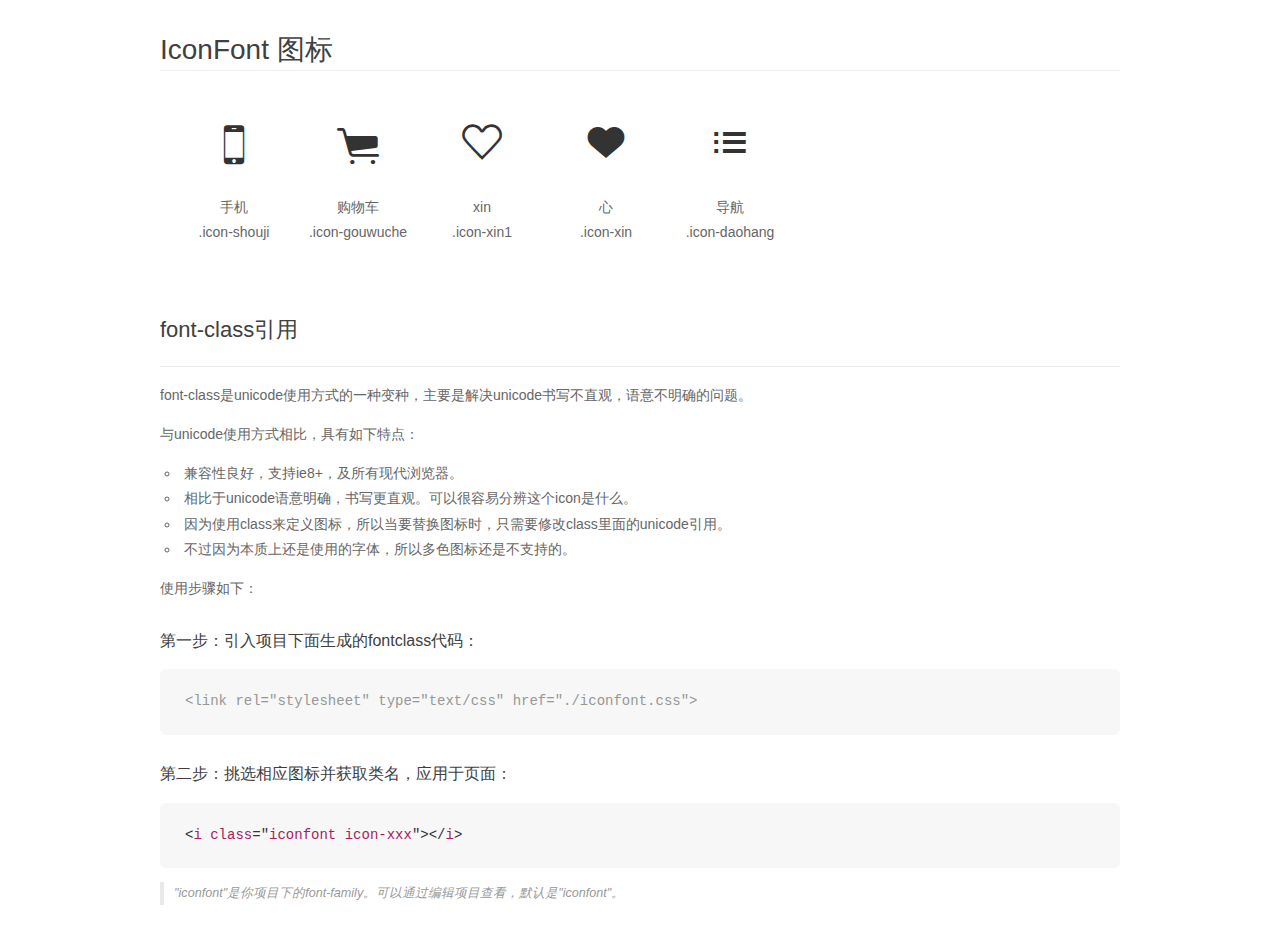
<file: font_ctaamrdrm4gc766r/demo_fontclass.html>
<!DOCTYPE html>
<html>
<head>
    <meta charset="utf-8"/>
    <title>IconFont</title>
    <link rel="stylesheet" href="demo.css">
    <link rel="stylesheet" href="iconfont.css">
</head>
<body>
    <div class="main markdown">
        <h1>IconFont 图标</h1>
        <ul class="icon_lists clear">
            
                <li>
                <i class="icon iconfont icon-shouji"></i>
                    <div class="name">手机</div>
                    <div class="fontclass">.icon-shouji</div>
                </li>
            
                <li>
                <i class="icon iconfont icon-gouwuche"></i>
                    <div class="name">购物车</div>
                    <div class="fontclass">.icon-gouwuche</div>
                </li>
            
                <li>
                <i class="icon iconfont icon-xin1"></i>
                    <div class="name">xin</div>
                    <div class="fontclass">.icon-xin1</div>
                </li>
            
                <li>
                <i class="icon iconfont icon-xin"></i>
                    <div class="name">心</div>
                    <div class="fontclass">.icon-xin</div>
                </li>
            
                <li>
                <i class="icon iconfont icon-daohang"></i>
                    <div class="name">导航</div>
                    <div class="fontclass">.icon-daohang</div>
                </li>
            
        </ul>

        <h2 id="font-class-">font-class引用</h2>
        <hr>

        <p>font-class是unicode使用方式的一种变种，主要是解决unicode书写不直观，语意不明确的问题。</p>
        <p>与unicode使用方式相比，具有如下特点：</p>
        <ul>
        <li>兼容性良好，支持ie8+，及所有现代浏览器。</li>
        <li>相比于unicode语意明确，书写更直观。可以很容易分辨这个icon是什么。</li>
        <li>因为使用class来定义图标，所以当要替换图标时，只需要修改class里面的unicode引用。</li>
        <li>不过因为本质上还是使用的字体，所以多色图标还是不支持的。</li>
        </ul>
        <p>使用步骤如下：</p>
        <h3 id="-fontclass-">第一步：引入项目下面生成的fontclass代码：</h3>


        <pre><code class="lang-js hljs javascript"><span class="hljs-comment">&lt;link rel="stylesheet" type="text/css" href="./iconfont.css"&gt;</span></code></pre>
        <h3 id="-">第二步：挑选相应图标并获取类名，应用于页面：</h3>
        <pre><code class="lang-css hljs">&lt;<span class="hljs-selector-tag">i</span> <span class="hljs-selector-tag">class</span>="<span class="hljs-selector-tag">iconfont</span> <span class="hljs-selector-tag">icon-xxx</span>"&gt;&lt;/<span class="hljs-selector-tag">i</span>&gt;</code></pre>
        <blockquote>
        <p>"iconfont"是你项目下的font-family。可以通过编辑项目查看，默认是"iconfont"。</p>
        </blockquote>
    </div>
</body>
</html>
</file>
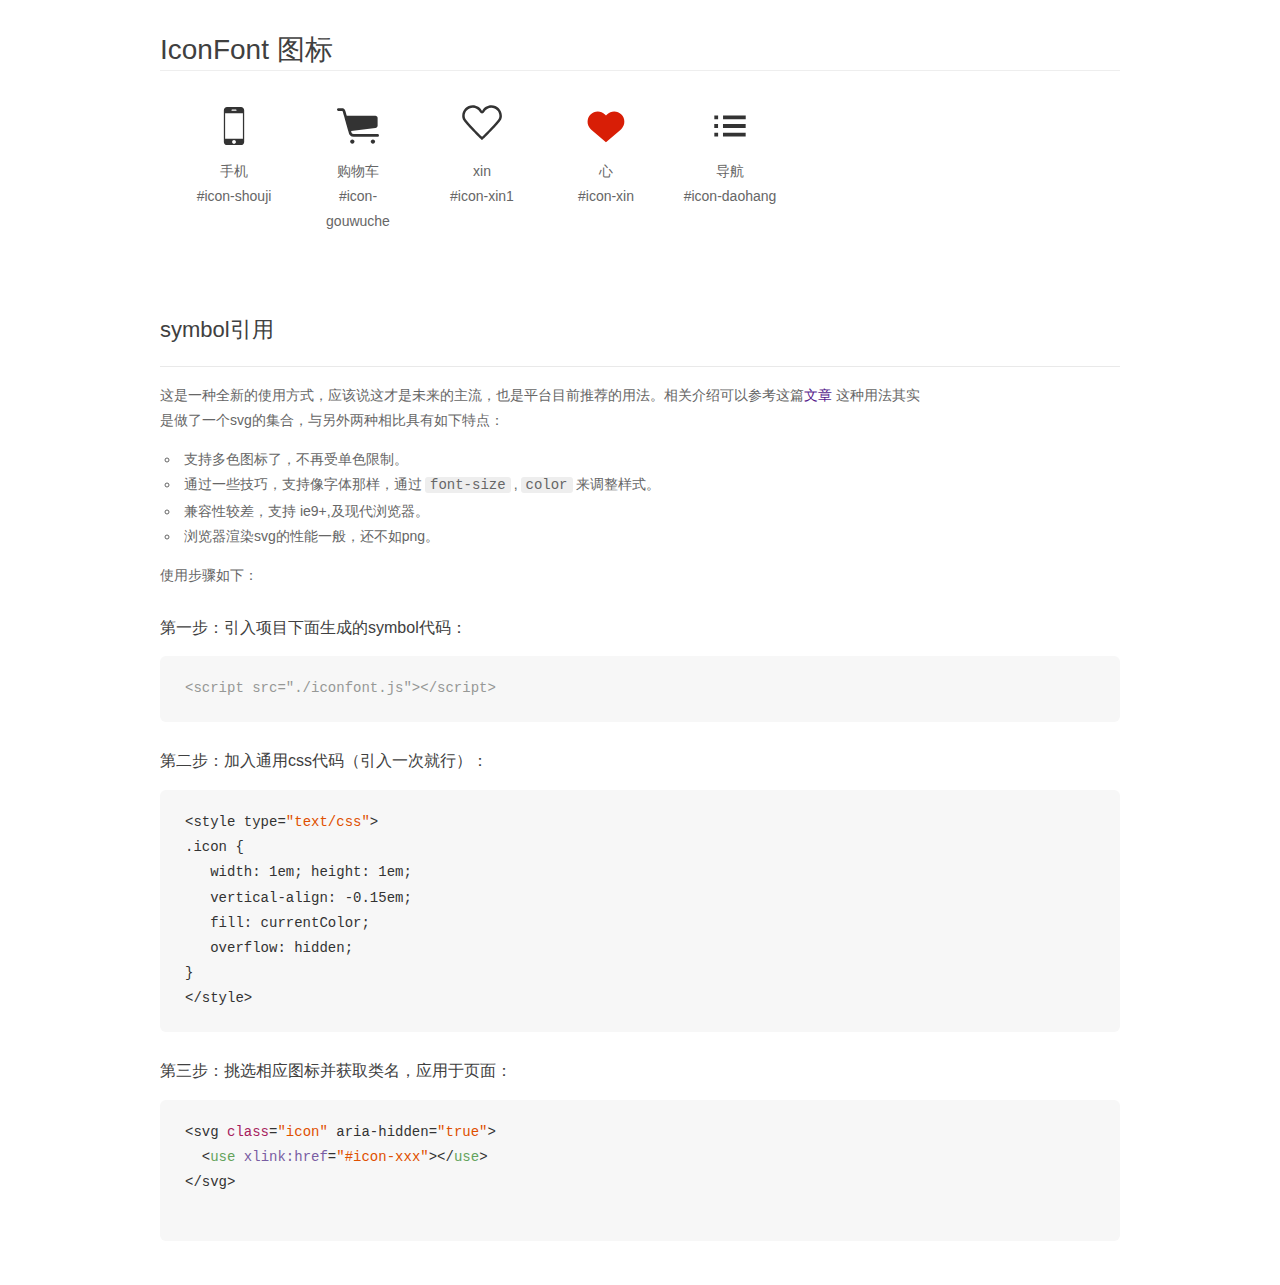
<file: font_ctaamrdrm4gc766r/demo_symbol.html>
<!DOCTYPE html>
<html>
<head>
    <meta charset="utf-8"/>
    <title>IconFont</title>
    <link rel="stylesheet" href="demo.css">
    <script src="iconfont.js"></script>

    <style type="text/css">
        .icon {
          /* 通过设置 font-size 来改变图标大小 */
          width: 1em; height: 1em;
          /* 图标和文字相邻时，垂直对齐 */
          vertical-align: -0.15em;
          /* 通过设置 color 来改变 SVG 的颜色/fill */
          fill: currentColor;
          /* path 和 stroke 溢出 viewBox 部分在 IE 下会显示
             normalize.css 中也包含这行 */
          overflow: hidden;
        }

    </style>
</head>
<body>
    <div class="main markdown">
        <h1>IconFont 图标</h1>
        <ul class="icon_lists clear">
            
                <li>
                    <svg class="icon" aria-hidden="true">
                        <use xlink:href="#icon-shouji"></use>
                    </svg>
                    <div class="name">手机</div>
                    <div class="fontclass">#icon-shouji</div>
                </li>
            
                <li>
                    <svg class="icon" aria-hidden="true">
                        <use xlink:href="#icon-gouwuche"></use>
                    </svg>
                    <div class="name">购物车</div>
                    <div class="fontclass">#icon-gouwuche</div>
                </li>
            
                <li>
                    <svg class="icon" aria-hidden="true">
                        <use xlink:href="#icon-xin1"></use>
                    </svg>
                    <div class="name">xin</div>
                    <div class="fontclass">#icon-xin1</div>
                </li>
            
                <li>
                    <svg class="icon" aria-hidden="true">
                        <use xlink:href="#icon-xin"></use>
                    </svg>
                    <div class="name">心</div>
                    <div class="fontclass">#icon-xin</div>
                </li>
            
                <li>
                    <svg class="icon" aria-hidden="true">
                        <use xlink:href="#icon-daohang"></use>
                    </svg>
                    <div class="name">导航</div>
                    <div class="fontclass">#icon-daohang</div>
                </li>
            
        </ul>


        <h2 id="symbol-">symbol引用</h2>
        <hr>

        <p>这是一种全新的使用方式，应该说这才是未来的主流，也是平台目前推荐的用法。相关介绍可以参考这篇<a href="">文章</a>
        这种用法其实是做了一个svg的集合，与另外两种相比具有如下特点：</p>
        <ul>
          <li>支持多色图标了，不再受单色限制。</li>
          <li>通过一些技巧，支持像字体那样，通过<code>font-size</code>,<code>color</code>来调整样式。</li>
          <li>兼容性较差，支持 ie9+,及现代浏览器。</li>
          <li>浏览器渲染svg的性能一般，还不如png。</li>
        </ul>
        <p>使用步骤如下：</p>
        <h3 id="-symbol-">第一步：引入项目下面生成的symbol代码：</h3>
        <pre><code class="lang-js hljs javascript"><span class="hljs-comment">&lt;script src="./iconfont.js"&gt;&lt;/script&gt;</span></code></pre>
        <h3 id="-css-">第二步：加入通用css代码（引入一次就行）：</h3>
        <pre><code class="lang-js hljs javascript">&lt;style type=<span class="hljs-string">"text/css"</span>&gt;
.icon {
   width: <span class="hljs-number">1</span>em; height: <span class="hljs-number">1</span>em;
   vertical-align: <span class="hljs-number">-0.15</span>em;
   fill: currentColor;
   overflow: hidden;
}
&lt;<span class="hljs-regexp">/style&gt;</span></code></pre>
        <h3 id="-">第三步：挑选相应图标并获取类名，应用于页面：</h3>
        <pre><code class="lang-js hljs javascript">&lt;svg <span class="hljs-class"><span class="hljs-keyword">class</span></span>=<span class="hljs-string">"icon"</span> aria-hidden=<span class="hljs-string">"true"</span>&gt;<span class="xml"><span class="hljs-tag">
  &lt;<span class="hljs-name">use</span> <span class="hljs-attr">xlink:href</span>=<span class="hljs-string">"#icon-xxx"</span>&gt;</span><span class="hljs-tag">&lt;/<span class="hljs-name">use</span>&gt;</span>
</span>&lt;<span class="hljs-regexp">/svg&gt;
        </span></code></pre>
    </div>
</body>
</html>
</file>
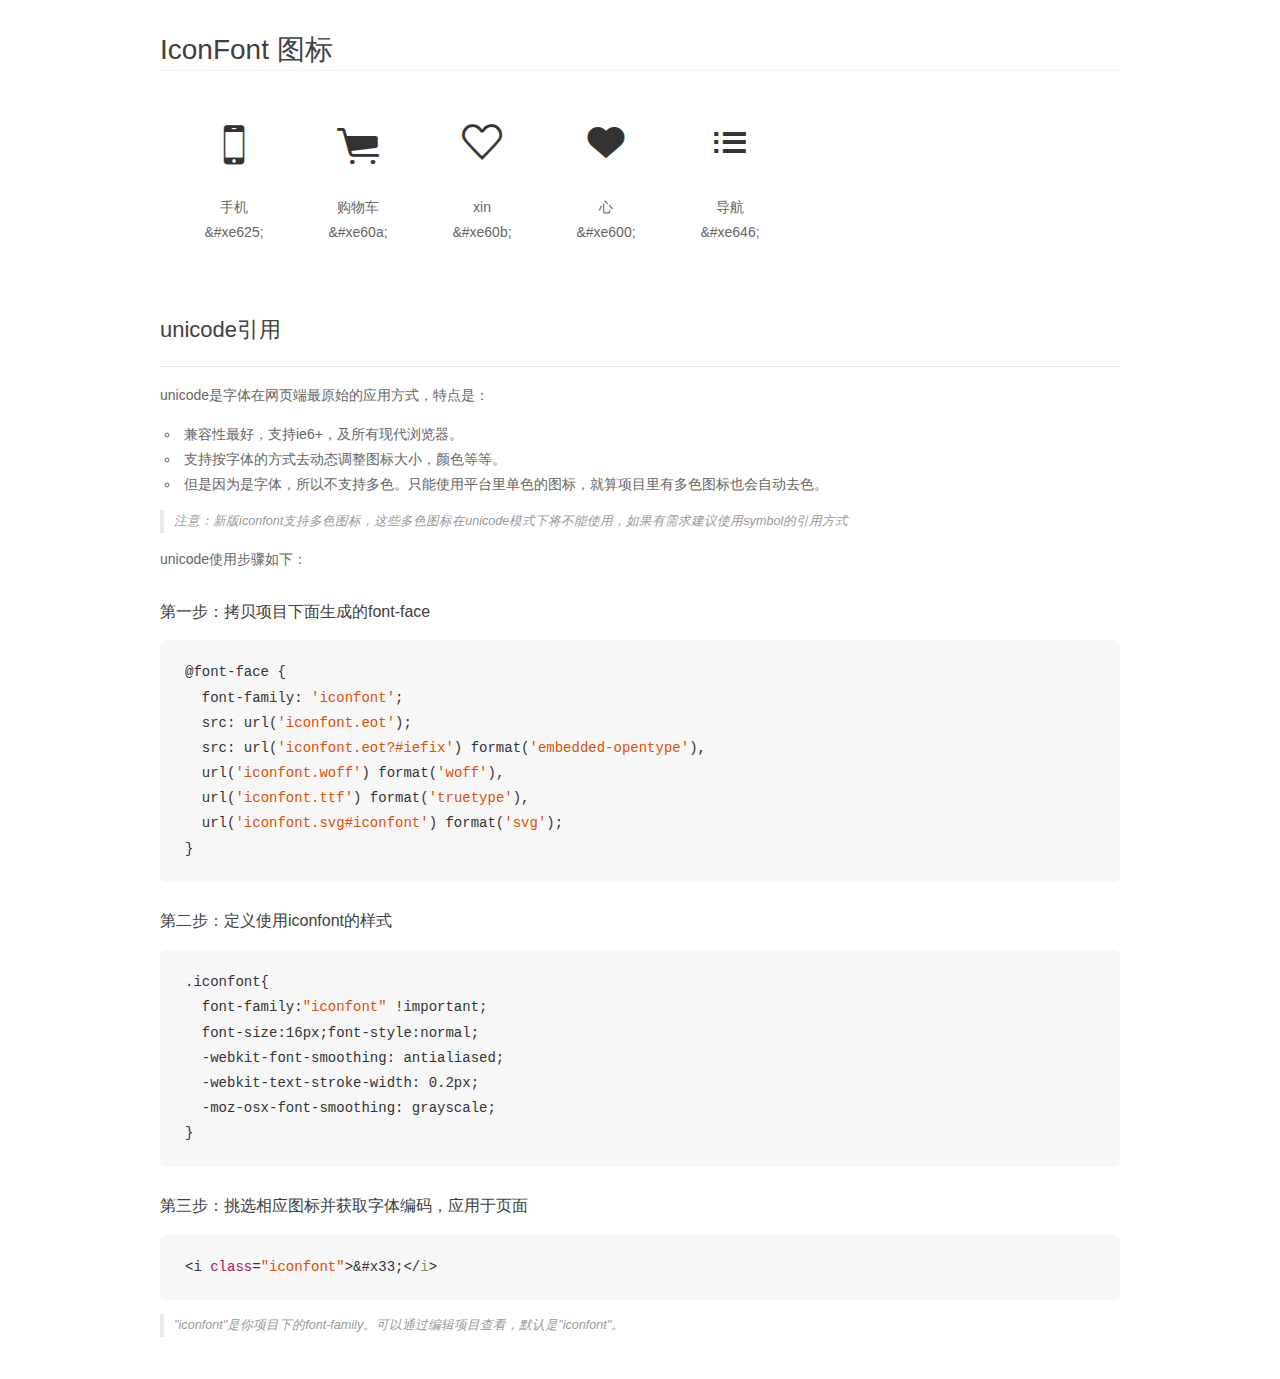
<file: font_ctaamrdrm4gc766r/demo_unicode.html>
<!DOCTYPE html>
<html>
<head>
    <meta charset="utf-8"/>
    <title>IconFont</title>
    <link rel="stylesheet" href="demo.css">

    <style type="text/css">

        @font-face {font-family: "iconfont";
          src: url('iconfont.eot'); /* IE9*/
          src: url('iconfont.eot#iefix') format('embedded-opentype'), /* IE6-IE8 */
          url('iconfont.woff') format('woff'), /* chrome, firefox */
          url('iconfont.ttf') format('truetype'), /* chrome, firefox, opera, Safari, Android, iOS 4.2+*/
          url('iconfont.svg#iconfont') format('svg'); /* iOS 4.1- */
        }

        .iconfont {
          font-family:"iconfont" !important;
          font-size:16px;
          font-style:normal;
          -webkit-font-smoothing: antialiased;
          -webkit-text-stroke-width: 0.2px;
          -moz-osx-font-smoothing: grayscale;
        }

    </style>
</head>
<body>
    <div class="main markdown">
        <h1>IconFont 图标</h1>
        <ul class="icon_lists clear">
            
                <li>
                <i class="icon iconfont">&#xe625;</i>
                    <div class="name">手机</div>
                    <div class="code">&amp;#xe625;</div>
                </li>
            
                <li>
                <i class="icon iconfont">&#xe60a;</i>
                    <div class="name">购物车</div>
                    <div class="code">&amp;#xe60a;</div>
                </li>
            
                <li>
                <i class="icon iconfont">&#xe60b;</i>
                    <div class="name">xin</div>
                    <div class="code">&amp;#xe60b;</div>
                </li>
            
                <li>
                <i class="icon iconfont">&#xe600;</i>
                    <div class="name">心</div>
                    <div class="code">&amp;#xe600;</div>
                </li>
            
                <li>
                <i class="icon iconfont">&#xe646;</i>
                    <div class="name">导航</div>
                    <div class="code">&amp;#xe646;</div>
                </li>
            
        </ul>
        <h2 id="unicode-">unicode引用</h2>
        <hr>

        <p>unicode是字体在网页端最原始的应用方式，特点是：</p>
        <ul>
        <li>兼容性最好，支持ie6+，及所有现代浏览器。</li>
        <li>支持按字体的方式去动态调整图标大小，颜色等等。</li>
        <li>但是因为是字体，所以不支持多色。只能使用平台里单色的图标，就算项目里有多色图标也会自动去色。</li>
        </ul>
        <blockquote>
        <p>注意：新版iconfont支持多色图标，这些多色图标在unicode模式下将不能使用，如果有需求建议使用symbol的引用方式</p>
        </blockquote>
        <p>unicode使用步骤如下：</p>
        <h3 id="-font-face">第一步：拷贝项目下面生成的font-face</h3>
        <pre><code class="lang-js hljs javascript">@font-face {
  font-family: <span class="hljs-string">'iconfont'</span>;
  src: url(<span class="hljs-string">'iconfont.eot'</span>);
  src: url(<span class="hljs-string">'iconfont.eot?#iefix'</span>) format(<span class="hljs-string">'embedded-opentype'</span>),
  url(<span class="hljs-string">'iconfont.woff'</span>) format(<span class="hljs-string">'woff'</span>),
  url(<span class="hljs-string">'iconfont.ttf'</span>) format(<span class="hljs-string">'truetype'</span>),
  url(<span class="hljs-string">'iconfont.svg#iconfont'</span>) format(<span class="hljs-string">'svg'</span>);
}
</code></pre>
        <h3 id="-iconfont-">第二步：定义使用iconfont的样式</h3>
        <pre><code class="lang-js hljs javascript">.iconfont{
  font-family:<span class="hljs-string">"iconfont"</span> !important;
  font-size:<span class="hljs-number">16</span>px;font-style:normal;
  -webkit-font-smoothing: antialiased;
  -webkit-text-stroke-width: <span class="hljs-number">0.2</span>px;
  -moz-osx-font-smoothing: grayscale;
}
</code></pre>
        <h3 id="-">第三步：挑选相应图标并获取字体编码，应用于页面</h3>
        <pre><code class="lang-js hljs javascript">&lt;i <span class="hljs-class"><span class="hljs-keyword">class</span></span>=<span class="hljs-string">"iconfont"</span>&gt;&amp;#x33;<span class="xml"><span class="hljs-tag">&lt;/<span class="hljs-name">i</span>&gt;</span></span></code></pre>

        <blockquote>
        <p>"iconfont"是你项目下的font-family。可以通过编辑项目查看，默认是"iconfont"。</p>
        </blockquote>
    </div>


</body>
</html>
</file>
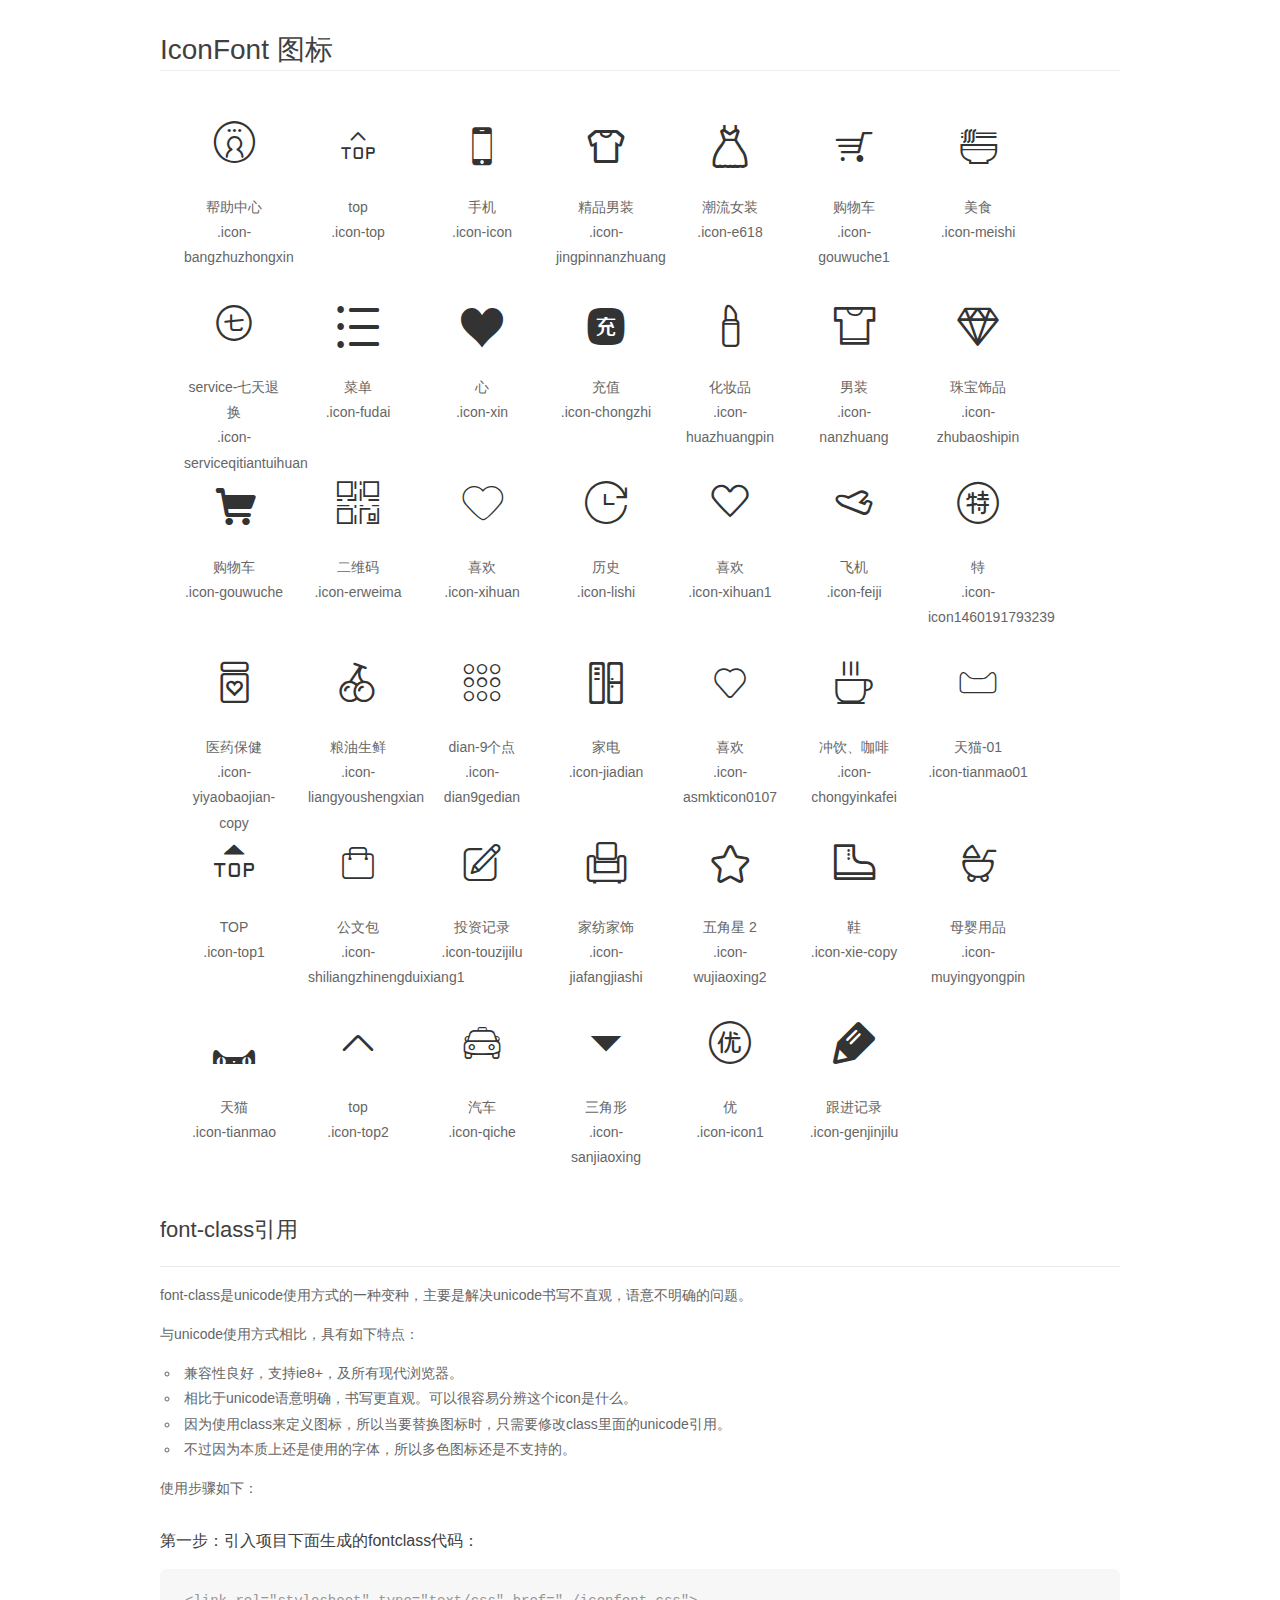
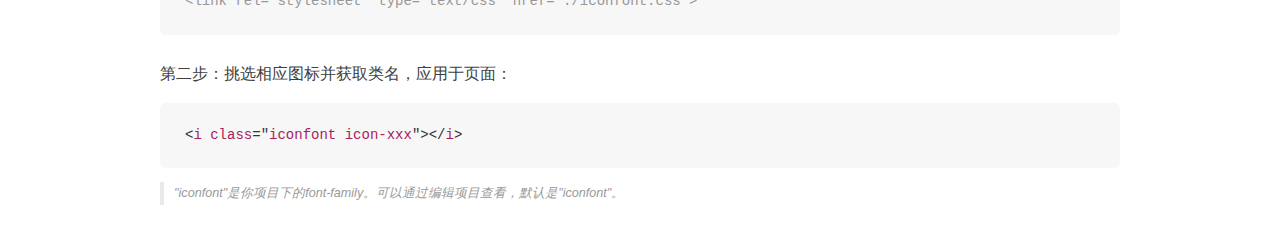
<file: iconfont/demo_fontclass.html>
<!DOCTYPE html>
<html>
<head>
    <meta charset="utf-8"/>
    <title>IconFont</title>
    <link rel="stylesheet" href="demo.css">
    <link rel="stylesheet" href="iconfont.css">
</head>
<body>
    <div class="main markdown">
        <h1>IconFont 图标</h1>
        <ul class="icon_lists clear">
            
                <li>
                <i class="icon iconfont icon-bangzhuzhongxin"></i>
                    <div class="name">帮助中心</div>
                    <div class="fontclass">.icon-bangzhuzhongxin</div>
                </li>
            
                <li>
                <i class="icon iconfont icon-top"></i>
                    <div class="name">top</div>
                    <div class="fontclass">.icon-top</div>
                </li>
            
                <li>
                <i class="icon iconfont icon-icon"></i>
                    <div class="name">手机</div>
                    <div class="fontclass">.icon-icon</div>
                </li>
            
                <li>
                <i class="icon iconfont icon-jingpinnanzhuang"></i>
                    <div class="name">精品男装</div>
                    <div class="fontclass">.icon-jingpinnanzhuang</div>
                </li>
            
                <li>
                <i class="icon iconfont icon-e618"></i>
                    <div class="name">潮流女装</div>
                    <div class="fontclass">.icon-e618</div>
                </li>
            
                <li>
                <i class="icon iconfont icon-gouwuche1"></i>
                    <div class="name">购物车</div>
                    <div class="fontclass">.icon-gouwuche1</div>
                </li>
            
                <li>
                <i class="icon iconfont icon-meishi"></i>
                    <div class="name">美食</div>
                    <div class="fontclass">.icon-meishi</div>
                </li>
            
                <li>
                <i class="icon iconfont icon-serviceqitiantuihuan"></i>
                    <div class="name">service-七天退换</div>
                    <div class="fontclass">.icon-serviceqitiantuihuan</div>
                </li>
            
                <li>
                <i class="icon iconfont icon-fudai"></i>
                    <div class="name">菜单</div>
                    <div class="fontclass">.icon-fudai</div>
                </li>
            
                <li>
                <i class="icon iconfont icon-xin"></i>
                    <div class="name">心</div>
                    <div class="fontclass">.icon-xin</div>
                </li>
            
                <li>
                <i class="icon iconfont icon-chongzhi"></i>
                    <div class="name">充值</div>
                    <div class="fontclass">.icon-chongzhi</div>
                </li>
            
                <li>
                <i class="icon iconfont icon-huazhuangpin"></i>
                    <div class="name">化妆品</div>
                    <div class="fontclass">.icon-huazhuangpin</div>
                </li>
            
                <li>
                <i class="icon iconfont icon-nanzhuang"></i>
                    <div class="name">男装</div>
                    <div class="fontclass">.icon-nanzhuang</div>
                </li>
            
                <li>
                <i class="icon iconfont icon-zhubaoshipin"></i>
                    <div class="name">珠宝饰品</div>
                    <div class="fontclass">.icon-zhubaoshipin</div>
                </li>
            
                <li>
                <i class="icon iconfont icon-gouwuche"></i>
                    <div class="name">购物车</div>
                    <div class="fontclass">.icon-gouwuche</div>
                </li>
            
                <li>
                <i class="icon iconfont icon-erweima"></i>
                    <div class="name">二维码</div>
                    <div class="fontclass">.icon-erweima</div>
                </li>
            
                <li>
                <i class="icon iconfont icon-xihuan"></i>
                    <div class="name">喜欢</div>
                    <div class="fontclass">.icon-xihuan</div>
                </li>
            
                <li>
                <i class="icon iconfont icon-lishi"></i>
                    <div class="name">历史</div>
                    <div class="fontclass">.icon-lishi</div>
                </li>
            
                <li>
                <i class="icon iconfont icon-xihuan1"></i>
                    <div class="name">喜欢</div>
                    <div class="fontclass">.icon-xihuan1</div>
                </li>
            
                <li>
                <i class="icon iconfont icon-feiji"></i>
                    <div class="name">飞机</div>
                    <div class="fontclass">.icon-feiji</div>
                </li>
            
                <li>
                <i class="icon iconfont icon-icon1460191793239"></i>
                    <div class="name">特</div>
                    <div class="fontclass">.icon-icon1460191793239</div>
                </li>
            
                <li>
                <i class="icon iconfont icon-yiyaobaojian-copy"></i>
                    <div class="name">医药保健</div>
                    <div class="fontclass">.icon-yiyaobaojian-copy</div>
                </li>
            
                <li>
                <i class="icon iconfont icon-liangyoushengxian"></i>
                    <div class="name">粮油生鲜</div>
                    <div class="fontclass">.icon-liangyoushengxian</div>
                </li>
            
                <li>
                <i class="icon iconfont icon-dian9gedian"></i>
                    <div class="name">dian-9个点</div>
                    <div class="fontclass">.icon-dian9gedian</div>
                </li>
            
                <li>
                <i class="icon iconfont icon-jiadian"></i>
                    <div class="name">家电</div>
                    <div class="fontclass">.icon-jiadian</div>
                </li>
            
                <li>
                <i class="icon iconfont icon-asmkticon0107"></i>
                    <div class="name">喜欢</div>
                    <div class="fontclass">.icon-asmkticon0107</div>
                </li>
            
                <li>
                <i class="icon iconfont icon-chongyinkafei"></i>
                    <div class="name">冲饮、咖啡</div>
                    <div class="fontclass">.icon-chongyinkafei</div>
                </li>
            
                <li>
                <i class="icon iconfont icon-tianmao01"></i>
                    <div class="name">天猫-01</div>
                    <div class="fontclass">.icon-tianmao01</div>
                </li>
            
                <li>
                <i class="icon iconfont icon-top1"></i>
                    <div class="name">TOP</div>
                    <div class="fontclass">.icon-top1</div>
                </li>
            
                <li>
                <i class="icon iconfont icon-shiliangzhinengduixiang1"></i>
                    <div class="name">公文包</div>
                    <div class="fontclass">.icon-shiliangzhinengduixiang1</div>
                </li>
            
                <li>
                <i class="icon iconfont icon-touzijilu"></i>
                    <div class="name">投资记录</div>
                    <div class="fontclass">.icon-touzijilu</div>
                </li>
            
                <li>
                <i class="icon iconfont icon-jiafangjiashi"></i>
                    <div class="name">家纺家饰</div>
                    <div class="fontclass">.icon-jiafangjiashi</div>
                </li>
            
                <li>
                <i class="icon iconfont icon-wujiaoxing2"></i>
                    <div class="name">五角星 2</div>
                    <div class="fontclass">.icon-wujiaoxing2</div>
                </li>
            
                <li>
                <i class="icon iconfont icon-xie-copy"></i>
                    <div class="name">鞋</div>
                    <div class="fontclass">.icon-xie-copy</div>
                </li>
            
                <li>
                <i class="icon iconfont icon-muyingyongpin"></i>
                    <div class="name">母婴用品</div>
                    <div class="fontclass">.icon-muyingyongpin</div>
                </li>
            
                <li>
                <i class="icon iconfont icon-tianmao"></i>
                    <div class="name">天猫</div>
                    <div class="fontclass">.icon-tianmao</div>
                </li>
            
                <li>
                <i class="icon iconfont icon-top2"></i>
                    <div class="name">top</div>
                    <div class="fontclass">.icon-top2</div>
                </li>
            
                <li>
                <i class="icon iconfont icon-qiche"></i>
                    <div class="name">汽车</div>
                    <div class="fontclass">.icon-qiche</div>
                </li>
            
                <li>
                <i class="icon iconfont icon-sanjiaoxing"></i>
                    <div class="name">三角形</div>
                    <div class="fontclass">.icon-sanjiaoxing</div>
                </li>
            
                <li>
                <i class="icon iconfont icon-icon1"></i>
                    <div class="name">优</div>
                    <div class="fontclass">.icon-icon1</div>
                </li>
            
                <li>
                <i class="icon iconfont icon-genjinjilu"></i>
                    <div class="name">跟进记录</div>
                    <div class="fontclass">.icon-genjinjilu</div>
                </li>
            
        </ul>

        <h2 id="font-class-">font-class引用</h2>
        <hr>

        <p>font-class是unicode使用方式的一种变种，主要是解决unicode书写不直观，语意不明确的问题。</p>
        <p>与unicode使用方式相比，具有如下特点：</p>
        <ul>
        <li>兼容性良好，支持ie8+，及所有现代浏览器。</li>
        <li>相比于unicode语意明确，书写更直观。可以很容易分辨这个icon是什么。</li>
        <li>因为使用class来定义图标，所以当要替换图标时，只需要修改class里面的unicode引用。</li>
        <li>不过因为本质上还是使用的字体，所以多色图标还是不支持的。</li>
        </ul>
        <p>使用步骤如下：</p>
        <h3 id="-fontclass-">第一步：引入项目下面生成的fontclass代码：</h3>


        <pre><code class="lang-js hljs javascript"><span class="hljs-comment">&lt;link rel="stylesheet" type="text/css" href="./iconfont.css"&gt;</span></code></pre>
        <h3 id="-">第二步：挑选相应图标并获取类名，应用于页面：</h3>
        <pre><code class="lang-css hljs">&lt;<span class="hljs-selector-tag">i</span> <span class="hljs-selector-tag">class</span>="<span class="hljs-selector-tag">iconfont</span> <span class="hljs-selector-tag">icon-xxx</span>"&gt;&lt;/<span class="hljs-selector-tag">i</span>&gt;</code></pre>
        <blockquote>
        <p>"iconfont"是你项目下的font-family。可以通过编辑项目查看，默认是"iconfont"。</p>
        </blockquote>
    </div>
</body>
</html>
</file>
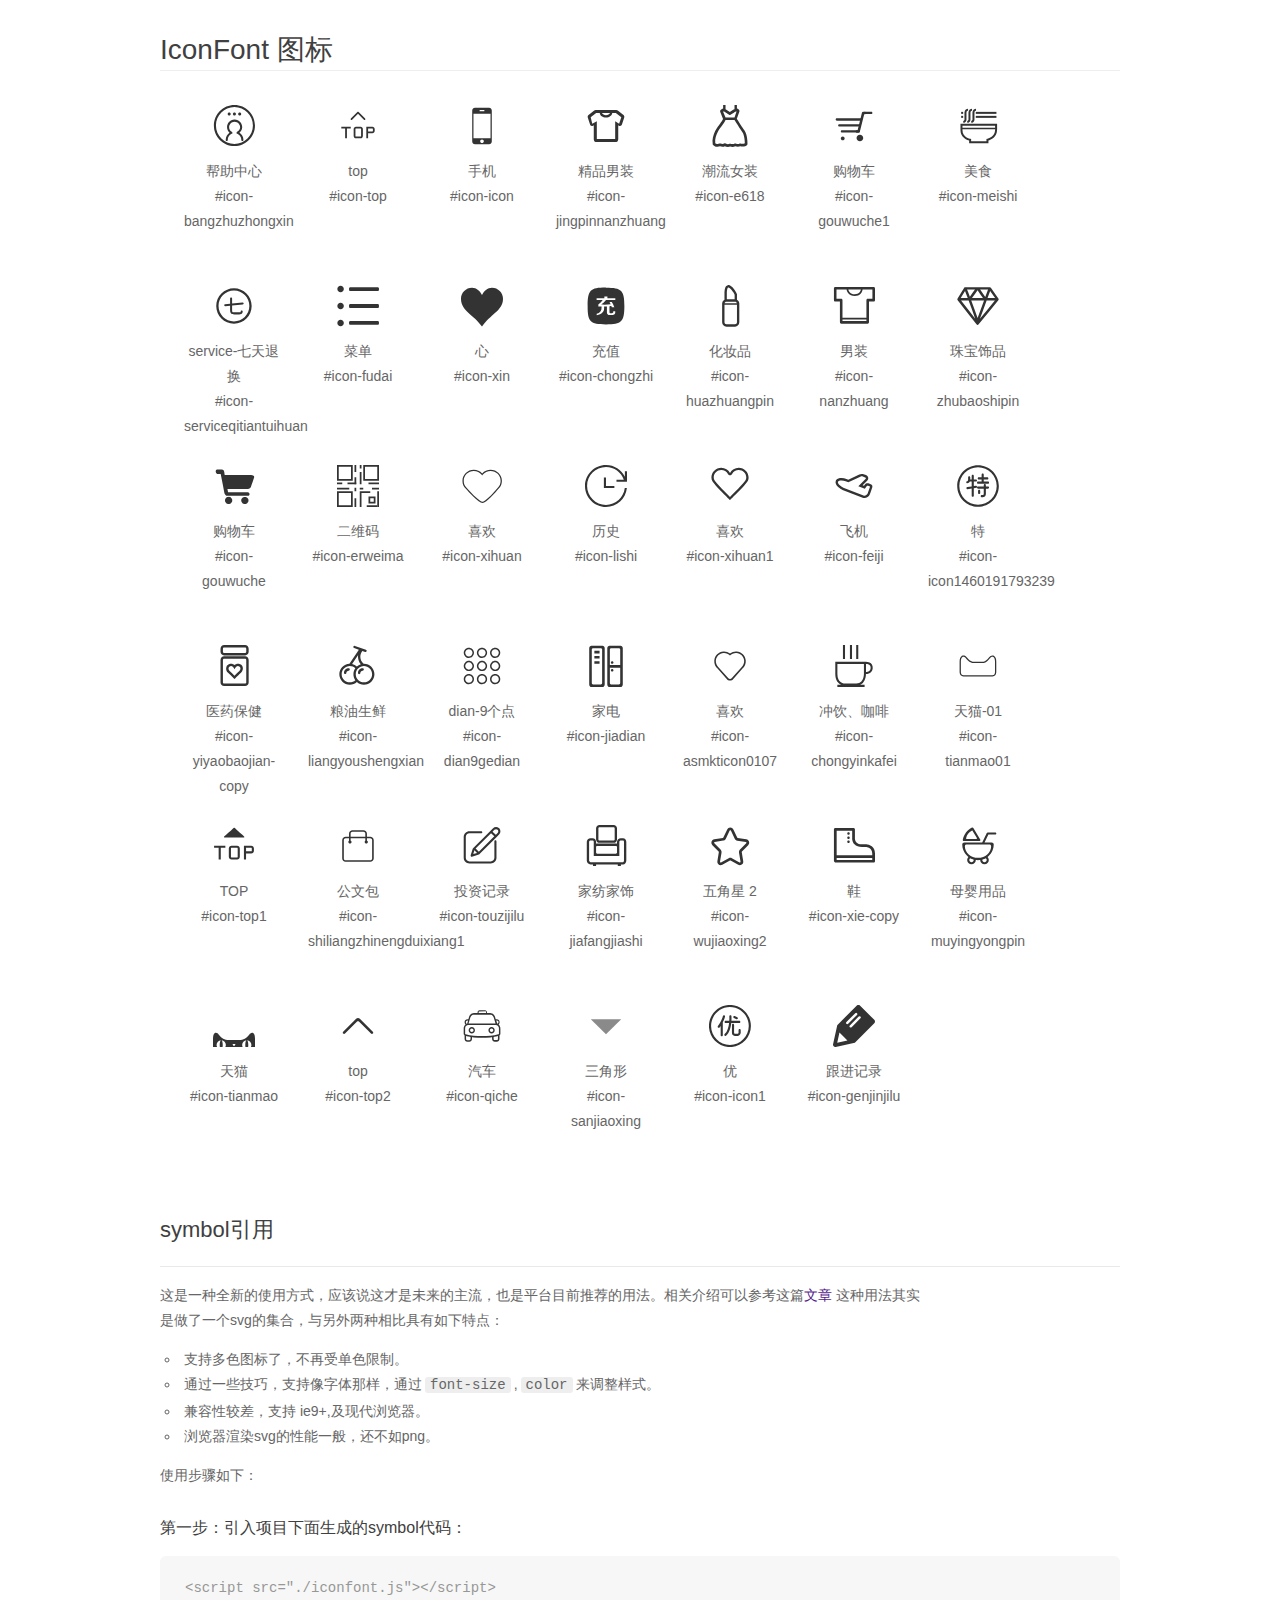
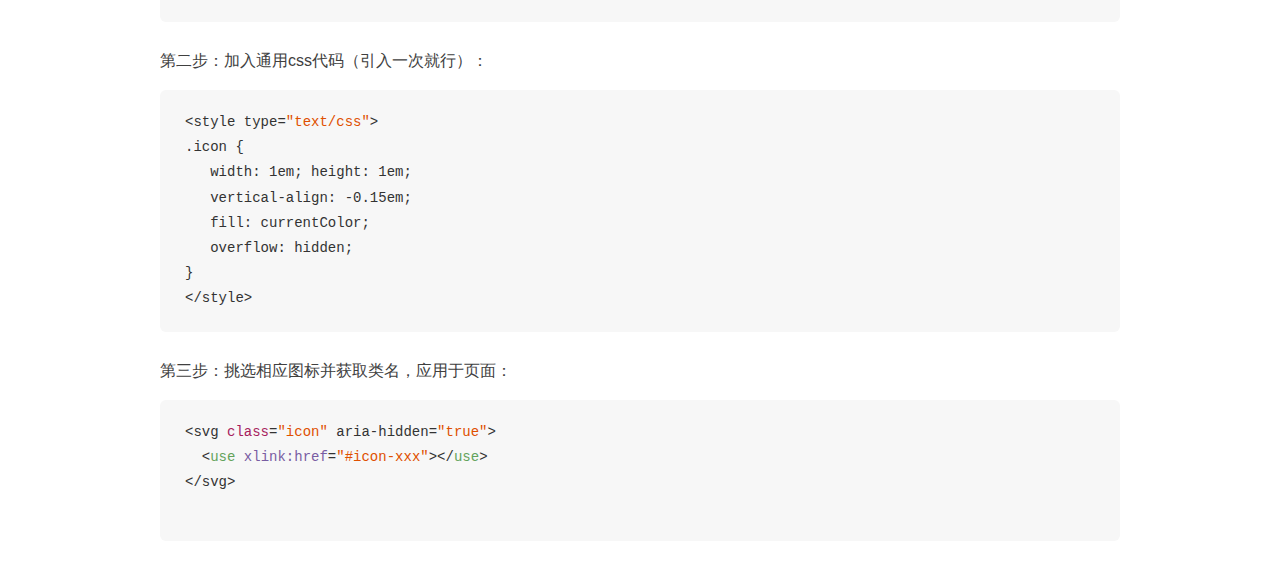
<file: iconfont/demo_symbol.html>
<!DOCTYPE html>
<html>
<head>
    <meta charset="utf-8"/>
    <title>IconFont</title>
    <link rel="stylesheet" href="demo.css">
    <script src="iconfont.js"></script>

    <style type="text/css">
        .icon {
          /* 通过设置 font-size 来改变图标大小 */
          width: 1em; height: 1em;
          /* 图标和文字相邻时，垂直对齐 */
          vertical-align: -0.15em;
          /* 通过设置 color 来改变 SVG 的颜色/fill */
          fill: currentColor;
          /* path 和 stroke 溢出 viewBox 部分在 IE 下会显示
             normalize.css 中也包含这行 */
          overflow: hidden;
        }

    </style>
</head>
<body>
    <div class="main markdown">
        <h1>IconFont 图标</h1>
        <ul class="icon_lists clear">
            
                <li>
                    <svg class="icon" aria-hidden="true">
                        <use xlink:href="#icon-bangzhuzhongxin"></use>
                    </svg>
                    <div class="name">帮助中心</div>
                    <div class="fontclass">#icon-bangzhuzhongxin</div>
                </li>
            
                <li>
                    <svg class="icon" aria-hidden="true">
                        <use xlink:href="#icon-top"></use>
                    </svg>
                    <div class="name">top</div>
                    <div class="fontclass">#icon-top</div>
                </li>
            
                <li>
                    <svg class="icon" aria-hidden="true">
                        <use xlink:href="#icon-icon"></use>
                    </svg>
                    <div class="name">手机</div>
                    <div class="fontclass">#icon-icon</div>
                </li>
            
                <li>
                    <svg class="icon" aria-hidden="true">
                        <use xlink:href="#icon-jingpinnanzhuang"></use>
                    </svg>
                    <div class="name">精品男装</div>
                    <div class="fontclass">#icon-jingpinnanzhuang</div>
                </li>
            
                <li>
                    <svg class="icon" aria-hidden="true">
                        <use xlink:href="#icon-e618"></use>
                    </svg>
                    <div class="name">潮流女装</div>
                    <div class="fontclass">#icon-e618</div>
                </li>
            
                <li>
                    <svg class="icon" aria-hidden="true">
                        <use xlink:href="#icon-gouwuche1"></use>
                    </svg>
                    <div class="name">购物车</div>
                    <div class="fontclass">#icon-gouwuche1</div>
                </li>
            
                <li>
                    <svg class="icon" aria-hidden="true">
                        <use xlink:href="#icon-meishi"></use>
                    </svg>
                    <div class="name">美食</div>
                    <div class="fontclass">#icon-meishi</div>
                </li>
            
                <li>
                    <svg class="icon" aria-hidden="true">
                        <use xlink:href="#icon-serviceqitiantuihuan"></use>
                    </svg>
                    <div class="name">service-七天退换</div>
                    <div class="fontclass">#icon-serviceqitiantuihuan</div>
                </li>
            
                <li>
                    <svg class="icon" aria-hidden="true">
                        <use xlink:href="#icon-fudai"></use>
                    </svg>
                    <div class="name">菜单</div>
                    <div class="fontclass">#icon-fudai</div>
                </li>
            
                <li>
                    <svg class="icon" aria-hidden="true">
                        <use xlink:href="#icon-xin"></use>
                    </svg>
                    <div class="name">心</div>
                    <div class="fontclass">#icon-xin</div>
                </li>
            
                <li>
                    <svg class="icon" aria-hidden="true">
                        <use xlink:href="#icon-chongzhi"></use>
                    </svg>
                    <div class="name">充值</div>
                    <div class="fontclass">#icon-chongzhi</div>
                </li>
            
                <li>
                    <svg class="icon" aria-hidden="true">
                        <use xlink:href="#icon-huazhuangpin"></use>
                    </svg>
                    <div class="name">化妆品</div>
                    <div class="fontclass">#icon-huazhuangpin</div>
                </li>
            
                <li>
                    <svg class="icon" aria-hidden="true">
                        <use xlink:href="#icon-nanzhuang"></use>
                    </svg>
                    <div class="name">男装</div>
                    <div class="fontclass">#icon-nanzhuang</div>
                </li>
            
                <li>
                    <svg class="icon" aria-hidden="true">
                        <use xlink:href="#icon-zhubaoshipin"></use>
                    </svg>
                    <div class="name">珠宝饰品</div>
                    <div class="fontclass">#icon-zhubaoshipin</div>
                </li>
            
                <li>
                    <svg class="icon" aria-hidden="true">
                        <use xlink:href="#icon-gouwuche"></use>
                    </svg>
                    <div class="name">购物车</div>
                    <div class="fontclass">#icon-gouwuche</div>
                </li>
            
                <li>
                    <svg class="icon" aria-hidden="true">
                        <use xlink:href="#icon-erweima"></use>
                    </svg>
                    <div class="name">二维码</div>
                    <div class="fontclass">#icon-erweima</div>
                </li>
            
                <li>
                    <svg class="icon" aria-hidden="true">
                        <use xlink:href="#icon-xihuan"></use>
                    </svg>
                    <div class="name">喜欢</div>
                    <div class="fontclass">#icon-xihuan</div>
                </li>
            
                <li>
                    <svg class="icon" aria-hidden="true">
                        <use xlink:href="#icon-lishi"></use>
                    </svg>
                    <div class="name">历史</div>
                    <div class="fontclass">#icon-lishi</div>
                </li>
            
                <li>
                    <svg class="icon" aria-hidden="true">
                        <use xlink:href="#icon-xihuan1"></use>
                    </svg>
                    <div class="name">喜欢</div>
                    <div class="fontclass">#icon-xihuan1</div>
                </li>
            
                <li>
                    <svg class="icon" aria-hidden="true">
                        <use xlink:href="#icon-feiji"></use>
                    </svg>
                    <div class="name">飞机</div>
                    <div class="fontclass">#icon-feiji</div>
                </li>
            
                <li>
                    <svg class="icon" aria-hidden="true">
                        <use xlink:href="#icon-icon1460191793239"></use>
                    </svg>
                    <div class="name">特</div>
                    <div class="fontclass">#icon-icon1460191793239</div>
                </li>
            
                <li>
                    <svg class="icon" aria-hidden="true">
                        <use xlink:href="#icon-yiyaobaojian-copy"></use>
                    </svg>
                    <div class="name">医药保健</div>
                    <div class="fontclass">#icon-yiyaobaojian-copy</div>
                </li>
            
                <li>
                    <svg class="icon" aria-hidden="true">
                        <use xlink:href="#icon-liangyoushengxian"></use>
                    </svg>
                    <div class="name">粮油生鲜</div>
                    <div class="fontclass">#icon-liangyoushengxian</div>
                </li>
            
                <li>
                    <svg class="icon" aria-hidden="true">
                        <use xlink:href="#icon-dian9gedian"></use>
                    </svg>
                    <div class="name">dian-9个点</div>
                    <div class="fontclass">#icon-dian9gedian</div>
                </li>
            
                <li>
                    <svg class="icon" aria-hidden="true">
                        <use xlink:href="#icon-jiadian"></use>
                    </svg>
                    <div class="name">家电</div>
                    <div class="fontclass">#icon-jiadian</div>
                </li>
            
                <li>
                    <svg class="icon" aria-hidden="true">
                        <use xlink:href="#icon-asmkticon0107"></use>
                    </svg>
                    <div class="name">喜欢</div>
                    <div class="fontclass">#icon-asmkticon0107</div>
                </li>
            
                <li>
                    <svg class="icon" aria-hidden="true">
                        <use xlink:href="#icon-chongyinkafei"></use>
                    </svg>
                    <div class="name">冲饮、咖啡</div>
                    <div class="fontclass">#icon-chongyinkafei</div>
                </li>
            
                <li>
                    <svg class="icon" aria-hidden="true">
                        <use xlink:href="#icon-tianmao01"></use>
                    </svg>
                    <div class="name">天猫-01</div>
                    <div class="fontclass">#icon-tianmao01</div>
                </li>
            
                <li>
                    <svg class="icon" aria-hidden="true">
                        <use xlink:href="#icon-top1"></use>
                    </svg>
                    <div class="name">TOP</div>
                    <div class="fontclass">#icon-top1</div>
                </li>
            
                <li>
                    <svg class="icon" aria-hidden="true">
                        <use xlink:href="#icon-shiliangzhinengduixiang1"></use>
                    </svg>
                    <div class="name">公文包</div>
                    <div class="fontclass">#icon-shiliangzhinengduixiang1</div>
                </li>
            
                <li>
                    <svg class="icon" aria-hidden="true">
                        <use xlink:href="#icon-touzijilu"></use>
                    </svg>
                    <div class="name">投资记录</div>
                    <div class="fontclass">#icon-touzijilu</div>
                </li>
            
                <li>
                    <svg class="icon" aria-hidden="true">
                        <use xlink:href="#icon-jiafangjiashi"></use>
                    </svg>
                    <div class="name">家纺家饰</div>
                    <div class="fontclass">#icon-jiafangjiashi</div>
                </li>
            
                <li>
                    <svg class="icon" aria-hidden="true">
                        <use xlink:href="#icon-wujiaoxing2"></use>
                    </svg>
                    <div class="name">五角星 2</div>
                    <div class="fontclass">#icon-wujiaoxing2</div>
                </li>
            
                <li>
                    <svg class="icon" aria-hidden="true">
                        <use xlink:href="#icon-xie-copy"></use>
                    </svg>
                    <div class="name">鞋</div>
                    <div class="fontclass">#icon-xie-copy</div>
                </li>
            
                <li>
                    <svg class="icon" aria-hidden="true">
                        <use xlink:href="#icon-muyingyongpin"></use>
                    </svg>
                    <div class="name">母婴用品</div>
                    <div class="fontclass">#icon-muyingyongpin</div>
                </li>
            
                <li>
                    <svg class="icon" aria-hidden="true">
                        <use xlink:href="#icon-tianmao"></use>
                    </svg>
                    <div class="name">天猫</div>
                    <div class="fontclass">#icon-tianmao</div>
                </li>
            
                <li>
                    <svg class="icon" aria-hidden="true">
                        <use xlink:href="#icon-top2"></use>
                    </svg>
                    <div class="name">top</div>
                    <div class="fontclass">#icon-top2</div>
                </li>
            
                <li>
                    <svg class="icon" aria-hidden="true">
                        <use xlink:href="#icon-qiche"></use>
                    </svg>
                    <div class="name">汽车</div>
                    <div class="fontclass">#icon-qiche</div>
                </li>
            
                <li>
                    <svg class="icon" aria-hidden="true">
                        <use xlink:href="#icon-sanjiaoxing"></use>
                    </svg>
                    <div class="name">三角形</div>
                    <div class="fontclass">#icon-sanjiaoxing</div>
                </li>
            
                <li>
                    <svg class="icon" aria-hidden="true">
                        <use xlink:href="#icon-icon1"></use>
                    </svg>
                    <div class="name">优</div>
                    <div class="fontclass">#icon-icon1</div>
                </li>
            
                <li>
                    <svg class="icon" aria-hidden="true">
                        <use xlink:href="#icon-genjinjilu"></use>
                    </svg>
                    <div class="name">跟进记录</div>
                    <div class="fontclass">#icon-genjinjilu</div>
                </li>
            
        </ul>


        <h2 id="symbol-">symbol引用</h2>
        <hr>

        <p>这是一种全新的使用方式，应该说这才是未来的主流，也是平台目前推荐的用法。相关介绍可以参考这篇<a href="">文章</a>
        这种用法其实是做了一个svg的集合，与另外两种相比具有如下特点：</p>
        <ul>
          <li>支持多色图标了，不再受单色限制。</li>
          <li>通过一些技巧，支持像字体那样，通过<code>font-size</code>,<code>color</code>来调整样式。</li>
          <li>兼容性较差，支持 ie9+,及现代浏览器。</li>
          <li>浏览器渲染svg的性能一般，还不如png。</li>
        </ul>
        <p>使用步骤如下：</p>
        <h3 id="-symbol-">第一步：引入项目下面生成的symbol代码：</h3>
        <pre><code class="lang-js hljs javascript"><span class="hljs-comment">&lt;script src="./iconfont.js"&gt;&lt;/script&gt;</span></code></pre>
        <h3 id="-css-">第二步：加入通用css代码（引入一次就行）：</h3>
        <pre><code class="lang-js hljs javascript">&lt;style type=<span class="hljs-string">"text/css"</span>&gt;
.icon {
   width: <span class="hljs-number">1</span>em; height: <span class="hljs-number">1</span>em;
   vertical-align: <span class="hljs-number">-0.15</span>em;
   fill: currentColor;
   overflow: hidden;
}
&lt;<span class="hljs-regexp">/style&gt;</span></code></pre>
        <h3 id="-">第三步：挑选相应图标并获取类名，应用于页面：</h3>
        <pre><code class="lang-js hljs javascript">&lt;svg <span class="hljs-class"><span class="hljs-keyword">class</span></span>=<span class="hljs-string">"icon"</span> aria-hidden=<span class="hljs-string">"true"</span>&gt;<span class="xml"><span class="hljs-tag">
  &lt;<span class="hljs-name">use</span> <span class="hljs-attr">xlink:href</span>=<span class="hljs-string">"#icon-xxx"</span>&gt;</span><span class="hljs-tag">&lt;/<span class="hljs-name">use</span>&gt;</span>
</span>&lt;<span class="hljs-regexp">/svg&gt;
        </span></code></pre>
    </div>
</body>
</html>
</file>
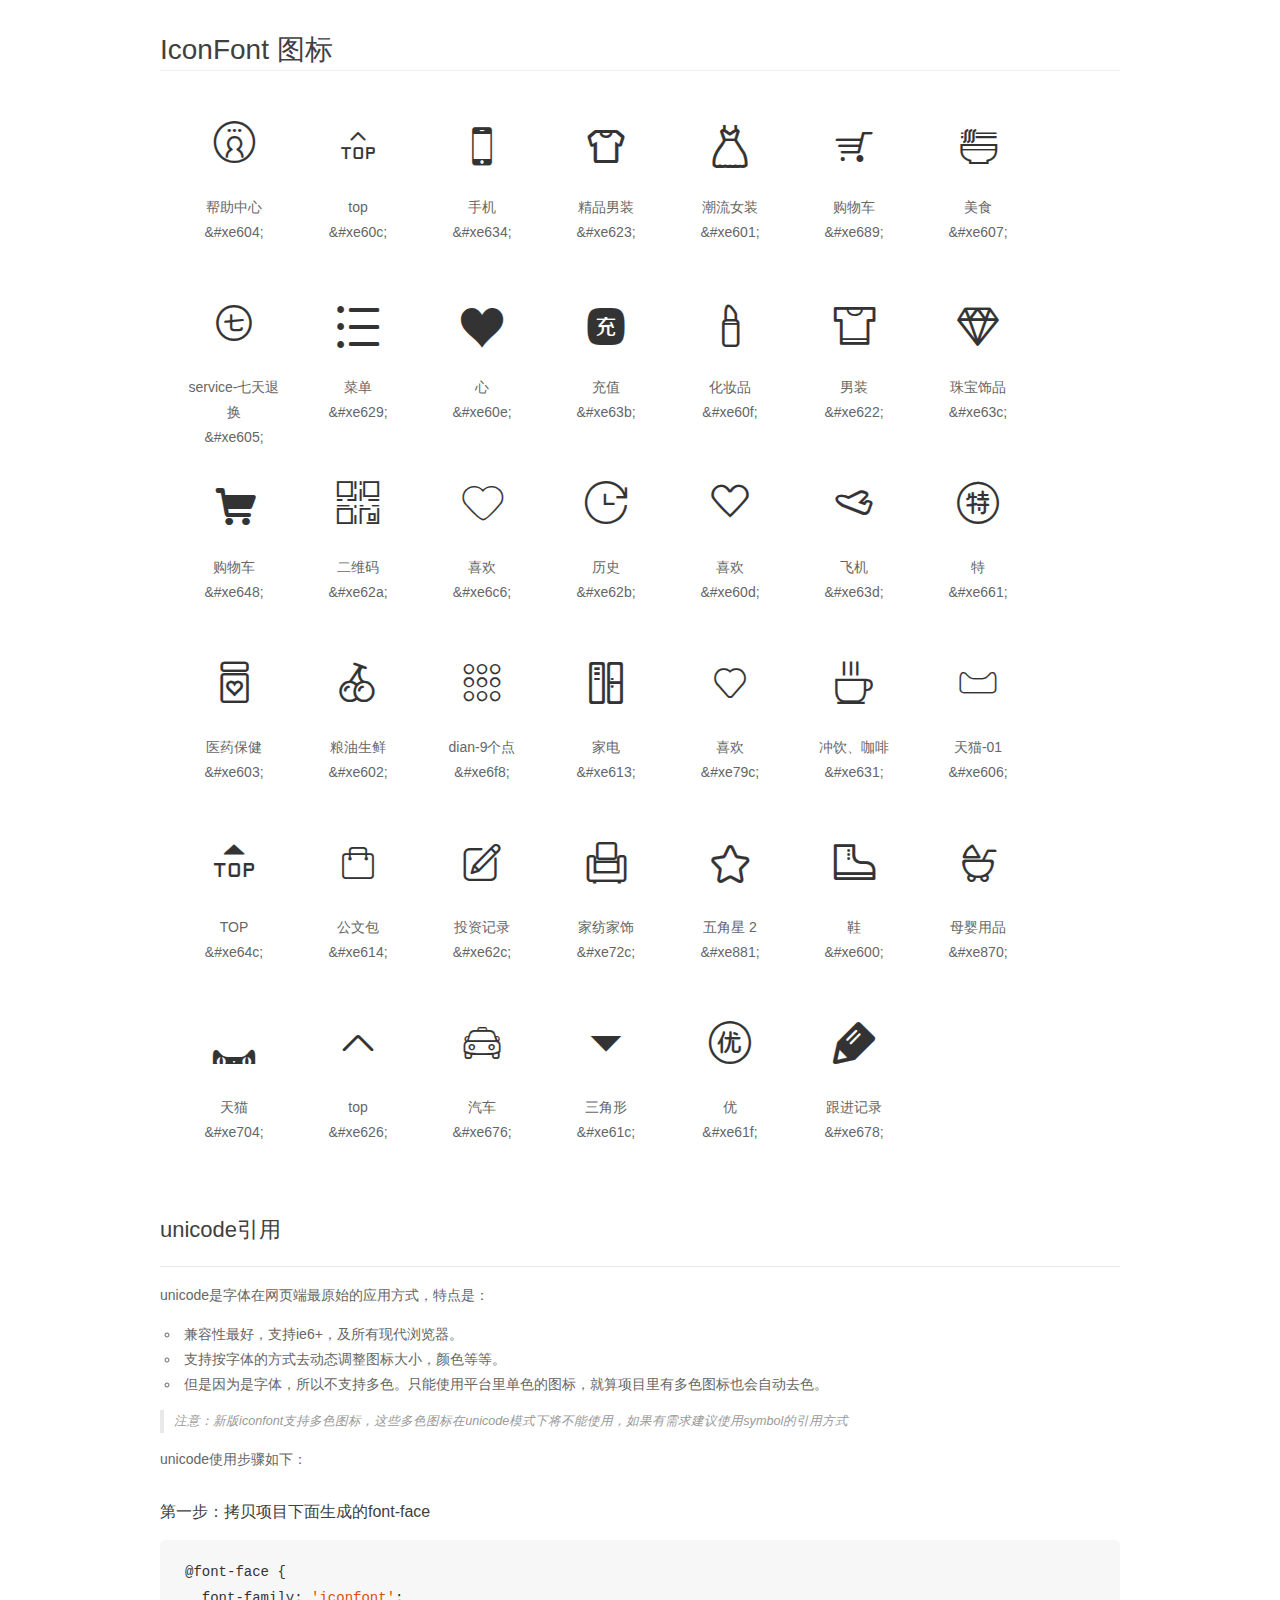
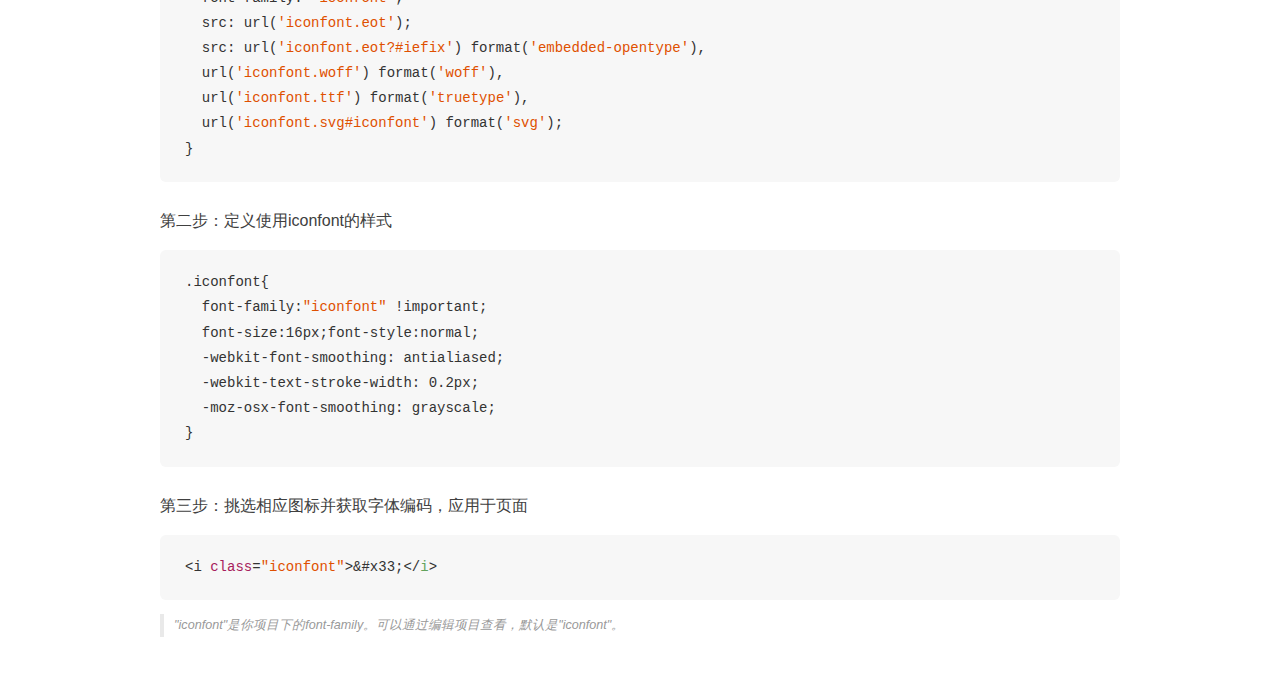
<file: iconfont/demo_unicode.html>
<!DOCTYPE html>
<html>
<head>
    <meta charset="utf-8"/>
    <title>IconFont</title>
    <link rel="stylesheet" href="demo.css">

    <style type="text/css">

        @font-face {font-family: "iconfont";
          src: url('iconfont.eot'); /* IE9*/
          src: url('iconfont.eot#iefix') format('embedded-opentype'), /* IE6-IE8 */
          url('iconfont.woff') format('woff'), /* chrome, firefox */
          url('iconfont.ttf') format('truetype'), /* chrome, firefox, opera, Safari, Android, iOS 4.2+*/
          url('iconfont.svg#iconfont') format('svg'); /* iOS 4.1- */
        }

        .iconfont {
          font-family:"iconfont" !important;
          font-size:16px;
          font-style:normal;
          -webkit-font-smoothing: antialiased;
          -webkit-text-stroke-width: 0.2px;
          -moz-osx-font-smoothing: grayscale;
        }

    </style>
</head>
<body>
    <div class="main markdown">
        <h1>IconFont 图标</h1>
        <ul class="icon_lists clear">
            
                <li>
                <i class="icon iconfont">&#xe604;</i>
                    <div class="name">帮助中心</div>
                    <div class="code">&amp;#xe604;</div>
                </li>
            
                <li>
                <i class="icon iconfont">&#xe60c;</i>
                    <div class="name">top</div>
                    <div class="code">&amp;#xe60c;</div>
                </li>
            
                <li>
                <i class="icon iconfont">&#xe634;</i>
                    <div class="name">手机</div>
                    <div class="code">&amp;#xe634;</div>
                </li>
            
                <li>
                <i class="icon iconfont">&#xe623;</i>
                    <div class="name">精品男装</div>
                    <div class="code">&amp;#xe623;</div>
                </li>
            
                <li>
                <i class="icon iconfont">&#xe601;</i>
                    <div class="name">潮流女装</div>
                    <div class="code">&amp;#xe601;</div>
                </li>
            
                <li>
                <i class="icon iconfont">&#xe689;</i>
                    <div class="name">购物车</div>
                    <div class="code">&amp;#xe689;</div>
                </li>
            
                <li>
                <i class="icon iconfont">&#xe607;</i>
                    <div class="name">美食</div>
                    <div class="code">&amp;#xe607;</div>
                </li>
            
                <li>
                <i class="icon iconfont">&#xe605;</i>
                    <div class="name">service-七天退换</div>
                    <div class="code">&amp;#xe605;</div>
                </li>
            
                <li>
                <i class="icon iconfont">&#xe629;</i>
                    <div class="name">菜单</div>
                    <div class="code">&amp;#xe629;</div>
                </li>
            
                <li>
                <i class="icon iconfont">&#xe60e;</i>
                    <div class="name">心</div>
                    <div class="code">&amp;#xe60e;</div>
                </li>
            
                <li>
                <i class="icon iconfont">&#xe63b;</i>
                    <div class="name">充值</div>
                    <div class="code">&amp;#xe63b;</div>
                </li>
            
                <li>
                <i class="icon iconfont">&#xe60f;</i>
                    <div class="name">化妆品</div>
                    <div class="code">&amp;#xe60f;</div>
                </li>
            
                <li>
                <i class="icon iconfont">&#xe622;</i>
                    <div class="name">男装</div>
                    <div class="code">&amp;#xe622;</div>
                </li>
            
                <li>
                <i class="icon iconfont">&#xe63c;</i>
                    <div class="name">珠宝饰品</div>
                    <div class="code">&amp;#xe63c;</div>
                </li>
            
                <li>
                <i class="icon iconfont">&#xe648;</i>
                    <div class="name">购物车</div>
                    <div class="code">&amp;#xe648;</div>
                </li>
            
                <li>
                <i class="icon iconfont">&#xe62a;</i>
                    <div class="name">二维码</div>
                    <div class="code">&amp;#xe62a;</div>
                </li>
            
                <li>
                <i class="icon iconfont">&#xe6c6;</i>
                    <div class="name">喜欢</div>
                    <div class="code">&amp;#xe6c6;</div>
                </li>
            
                <li>
                <i class="icon iconfont">&#xe62b;</i>
                    <div class="name">历史</div>
                    <div class="code">&amp;#xe62b;</div>
                </li>
            
                <li>
                <i class="icon iconfont">&#xe60d;</i>
                    <div class="name">喜欢</div>
                    <div class="code">&amp;#xe60d;</div>
                </li>
            
                <li>
                <i class="icon iconfont">&#xe63d;</i>
                    <div class="name">飞机</div>
                    <div class="code">&amp;#xe63d;</div>
                </li>
            
                <li>
                <i class="icon iconfont">&#xe661;</i>
                    <div class="name">特</div>
                    <div class="code">&amp;#xe661;</div>
                </li>
            
                <li>
                <i class="icon iconfont">&#xe603;</i>
                    <div class="name">医药保健</div>
                    <div class="code">&amp;#xe603;</div>
                </li>
            
                <li>
                <i class="icon iconfont">&#xe602;</i>
                    <div class="name">粮油生鲜</div>
                    <div class="code">&amp;#xe602;</div>
                </li>
            
                <li>
                <i class="icon iconfont">&#xe6f8;</i>
                    <div class="name">dian-9个点</div>
                    <div class="code">&amp;#xe6f8;</div>
                </li>
            
                <li>
                <i class="icon iconfont">&#xe613;</i>
                    <div class="name">家电</div>
                    <div class="code">&amp;#xe613;</div>
                </li>
            
                <li>
                <i class="icon iconfont">&#xe79c;</i>
                    <div class="name">喜欢</div>
                    <div class="code">&amp;#xe79c;</div>
                </li>
            
                <li>
                <i class="icon iconfont">&#xe631;</i>
                    <div class="name">冲饮、咖啡</div>
                    <div class="code">&amp;#xe631;</div>
                </li>
            
                <li>
                <i class="icon iconfont">&#xe606;</i>
                    <div class="name">天猫-01</div>
                    <div class="code">&amp;#xe606;</div>
                </li>
            
                <li>
                <i class="icon iconfont">&#xe64c;</i>
                    <div class="name">TOP</div>
                    <div class="code">&amp;#xe64c;</div>
                </li>
            
                <li>
                <i class="icon iconfont">&#xe614;</i>
                    <div class="name">公文包</div>
                    <div class="code">&amp;#xe614;</div>
                </li>
            
                <li>
                <i class="icon iconfont">&#xe62c;</i>
                    <div class="name">投资记录</div>
                    <div class="code">&amp;#xe62c;</div>
                </li>
            
                <li>
                <i class="icon iconfont">&#xe72c;</i>
                    <div class="name">家纺家饰</div>
                    <div class="code">&amp;#xe72c;</div>
                </li>
            
                <li>
                <i class="icon iconfont">&#xe881;</i>
                    <div class="name">五角星 2</div>
                    <div class="code">&amp;#xe881;</div>
                </li>
            
                <li>
                <i class="icon iconfont">&#xe600;</i>
                    <div class="name">鞋</div>
                    <div class="code">&amp;#xe600;</div>
                </li>
            
                <li>
                <i class="icon iconfont">&#xe870;</i>
                    <div class="name">母婴用品</div>
                    <div class="code">&amp;#xe870;</div>
                </li>
            
                <li>
                <i class="icon iconfont">&#xe704;</i>
                    <div class="name">天猫</div>
                    <div class="code">&amp;#xe704;</div>
                </li>
            
                <li>
                <i class="icon iconfont">&#xe626;</i>
                    <div class="name">top</div>
                    <div class="code">&amp;#xe626;</div>
                </li>
            
                <li>
                <i class="icon iconfont">&#xe676;</i>
                    <div class="name">汽车</div>
                    <div class="code">&amp;#xe676;</div>
                </li>
            
                <li>
                <i class="icon iconfont">&#xe61c;</i>
                    <div class="name">三角形</div>
                    <div class="code">&amp;#xe61c;</div>
                </li>
            
                <li>
                <i class="icon iconfont">&#xe61f;</i>
                    <div class="name">优</div>
                    <div class="code">&amp;#xe61f;</div>
                </li>
            
                <li>
                <i class="icon iconfont">&#xe678;</i>
                    <div class="name">跟进记录</div>
                    <div class="code">&amp;#xe678;</div>
                </li>
            
        </ul>
        <h2 id="unicode-">unicode引用</h2>
        <hr>

        <p>unicode是字体在网页端最原始的应用方式，特点是：</p>
        <ul>
        <li>兼容性最好，支持ie6+，及所有现代浏览器。</li>
        <li>支持按字体的方式去动态调整图标大小，颜色等等。</li>
        <li>但是因为是字体，所以不支持多色。只能使用平台里单色的图标，就算项目里有多色图标也会自动去色。</li>
        </ul>
        <blockquote>
        <p>注意：新版iconfont支持多色图标，这些多色图标在unicode模式下将不能使用，如果有需求建议使用symbol的引用方式</p>
        </blockquote>
        <p>unicode使用步骤如下：</p>
        <h3 id="-font-face">第一步：拷贝项目下面生成的font-face</h3>
        <pre><code class="lang-js hljs javascript">@font-face {
  font-family: <span class="hljs-string">'iconfont'</span>;
  src: url(<span class="hljs-string">'iconfont.eot'</span>);
  src: url(<span class="hljs-string">'iconfont.eot?#iefix'</span>) format(<span class="hljs-string">'embedded-opentype'</span>),
  url(<span class="hljs-string">'iconfont.woff'</span>) format(<span class="hljs-string">'woff'</span>),
  url(<span class="hljs-string">'iconfont.ttf'</span>) format(<span class="hljs-string">'truetype'</span>),
  url(<span class="hljs-string">'iconfont.svg#iconfont'</span>) format(<span class="hljs-string">'svg'</span>);
}
</code></pre>
        <h3 id="-iconfont-">第二步：定义使用iconfont的样式</h3>
        <pre><code class="lang-js hljs javascript">.iconfont{
  font-family:<span class="hljs-string">"iconfont"</span> !important;
  font-size:<span class="hljs-number">16</span>px;font-style:normal;
  -webkit-font-smoothing: antialiased;
  -webkit-text-stroke-width: <span class="hljs-number">0.2</span>px;
  -moz-osx-font-smoothing: grayscale;
}
</code></pre>
        <h3 id="-">第三步：挑选相应图标并获取字体编码，应用于页面</h3>
        <pre><code class="lang-js hljs javascript">&lt;i <span class="hljs-class"><span class="hljs-keyword">class</span></span>=<span class="hljs-string">"iconfont"</span>&gt;&amp;#x33;<span class="xml"><span class="hljs-tag">&lt;/<span class="hljs-name">i</span>&gt;</span></span></code></pre>

        <blockquote>
        <p>"iconfont"是你项目下的font-family。可以通过编辑项目查看，默认是"iconfont"。</p>
        </blockquote>
    </div>


</body>
</html>
</file>
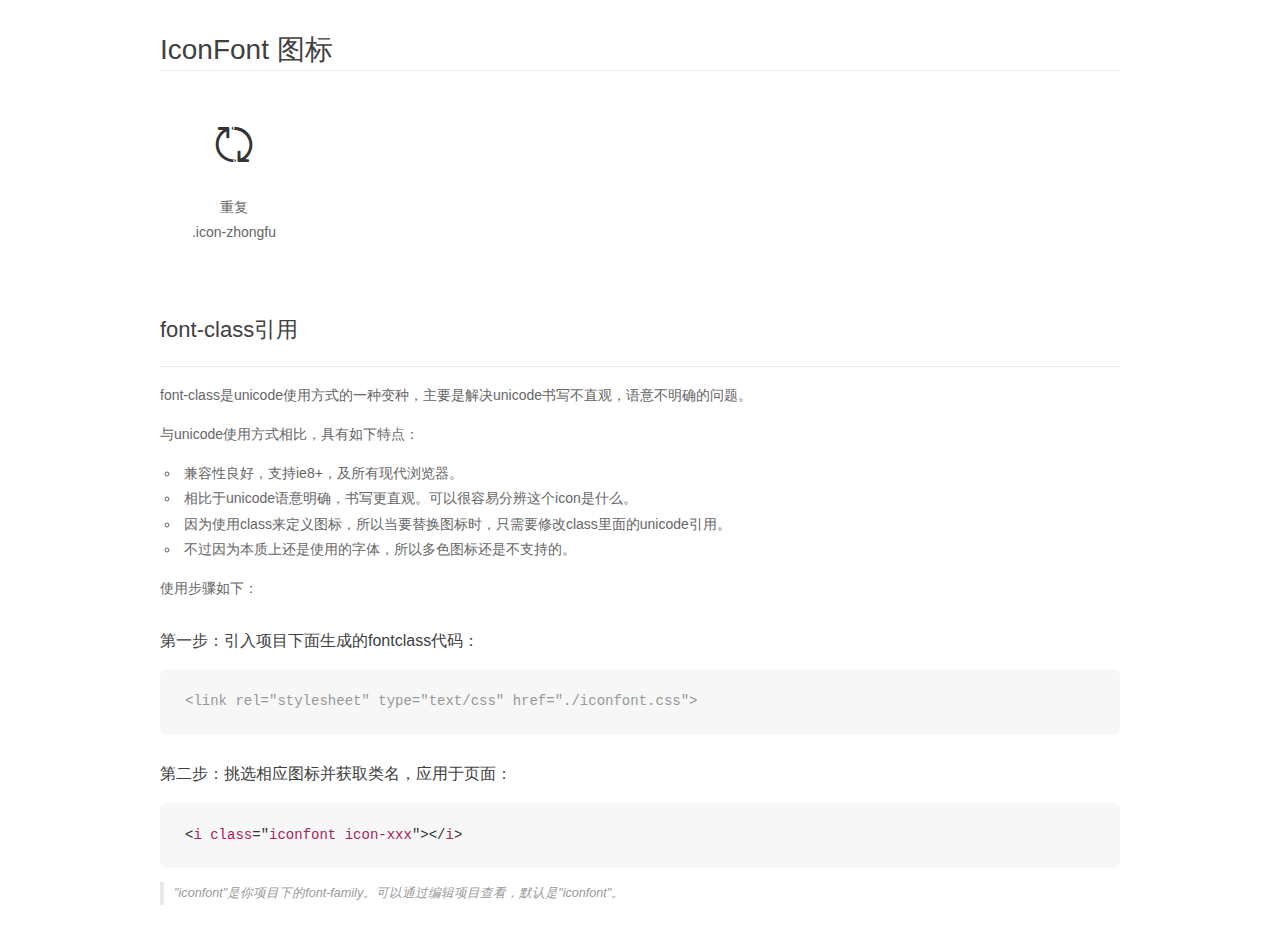
<file: iconfont1/demo_fontclass.html>
<!DOCTYPE html>
<html>
<head>
    <meta charset="utf-8"/>
    <title>IconFont</title>
    <link rel="stylesheet" href="demo.css">
    <link rel="stylesheet" href="iconfont.css">
</head>
<body>
    <div class="main markdown">
        <h1>IconFont 图标</h1>
        <ul class="icon_lists clear">
            
                <li>
                <i class="icon iconfont icon-zhongfu"></i>
                    <div class="name">重复</div>
                    <div class="fontclass">.icon-zhongfu</div>
                </li>
            
        </ul>

        <h2 id="font-class-">font-class引用</h2>
        <hr>

        <p>font-class是unicode使用方式的一种变种，主要是解决unicode书写不直观，语意不明确的问题。</p>
        <p>与unicode使用方式相比，具有如下特点：</p>
        <ul>
        <li>兼容性良好，支持ie8+，及所有现代浏览器。</li>
        <li>相比于unicode语意明确，书写更直观。可以很容易分辨这个icon是什么。</li>
        <li>因为使用class来定义图标，所以当要替换图标时，只需要修改class里面的unicode引用。</li>
        <li>不过因为本质上还是使用的字体，所以多色图标还是不支持的。</li>
        </ul>
        <p>使用步骤如下：</p>
        <h3 id="-fontclass-">第一步：引入项目下面生成的fontclass代码：</h3>


        <pre><code class="lang-js hljs javascript"><span class="hljs-comment">&lt;link rel="stylesheet" type="text/css" href="./iconfont.css"&gt;</span></code></pre>
        <h3 id="-">第二步：挑选相应图标并获取类名，应用于页面：</h3>
        <pre><code class="lang-css hljs">&lt;<span class="hljs-selector-tag">i</span> <span class="hljs-selector-tag">class</span>="<span class="hljs-selector-tag">iconfont</span> <span class="hljs-selector-tag">icon-xxx</span>"&gt;&lt;/<span class="hljs-selector-tag">i</span>&gt;</code></pre>
        <blockquote>
        <p>"iconfont"是你项目下的font-family。可以通过编辑项目查看，默认是"iconfont"。</p>
        </blockquote>
    </div>
</body>
</html>
</file>
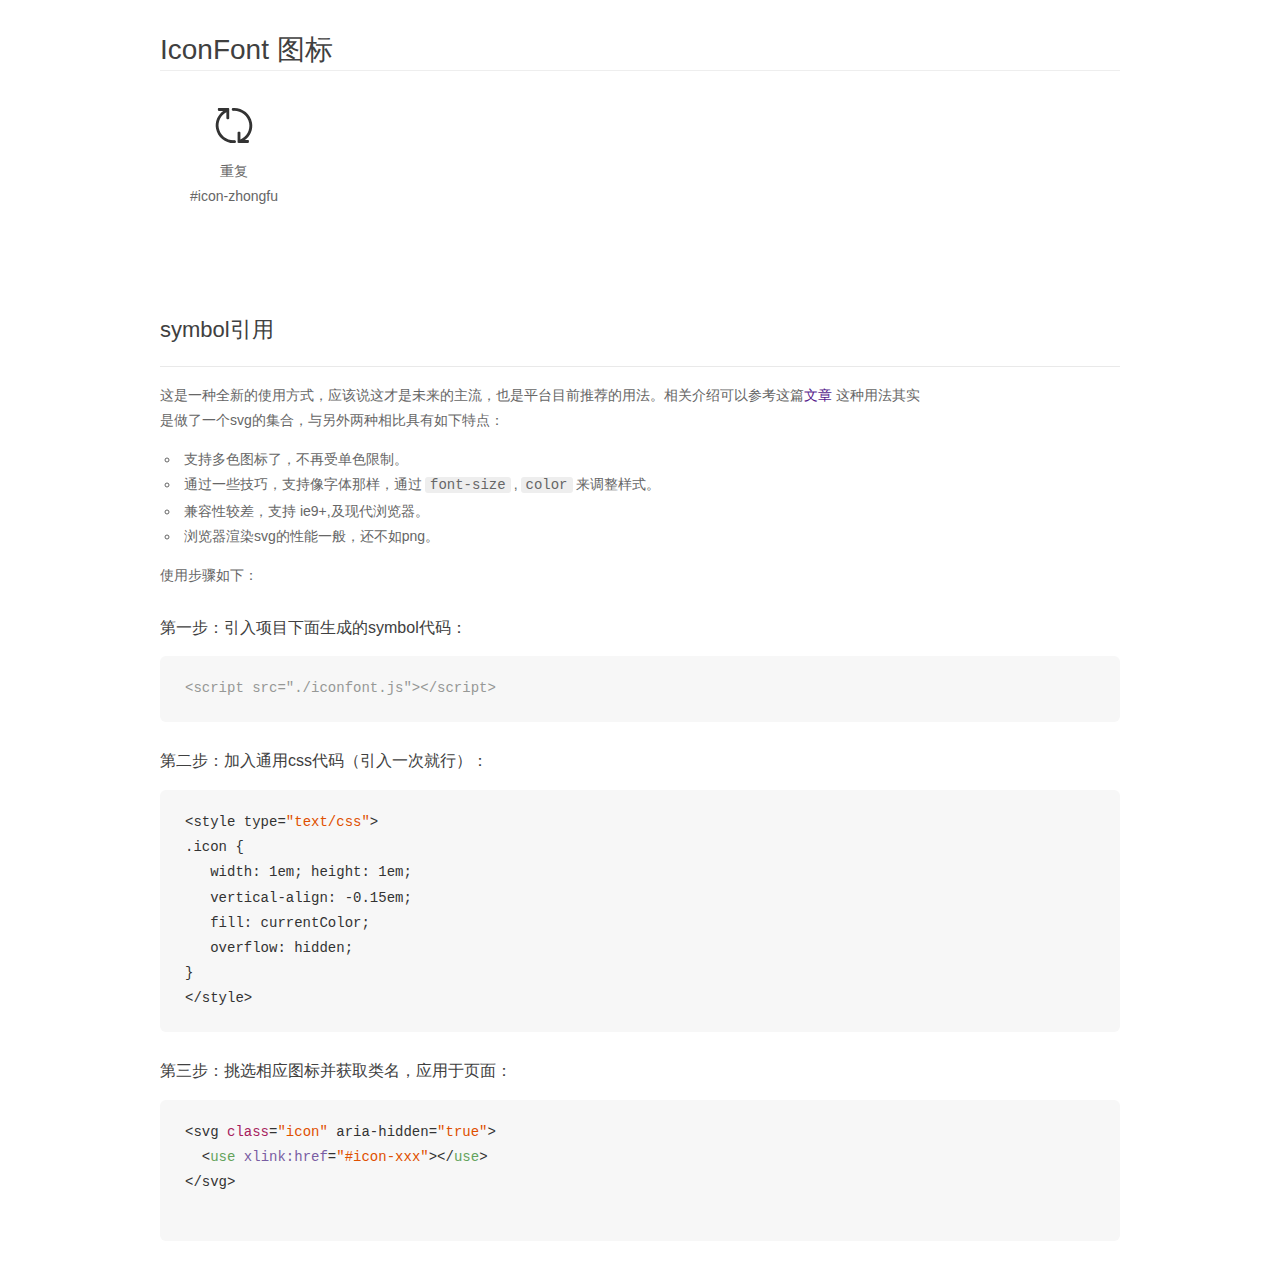
<file: iconfont1/demo_symbol.html>
<!DOCTYPE html>
<html>
<head>
    <meta charset="utf-8"/>
    <title>IconFont</title>
    <link rel="stylesheet" href="demo.css">
    <script src="iconfont.js"></script>

    <style type="text/css">
        .icon {
          /* 通过设置 font-size 来改变图标大小 */
          width: 1em; height: 1em;
          /* 图标和文字相邻时，垂直对齐 */
          vertical-align: -0.15em;
          /* 通过设置 color 来改变 SVG 的颜色/fill */
          fill: currentColor;
          /* path 和 stroke 溢出 viewBox 部分在 IE 下会显示
             normalize.css 中也包含这行 */
          overflow: hidden;
        }

    </style>
</head>
<body>
    <div class="main markdown">
        <h1>IconFont 图标</h1>
        <ul class="icon_lists clear">
            
                <li>
                    <svg class="icon" aria-hidden="true">
                        <use xlink:href="#icon-zhongfu"></use>
                    </svg>
                    <div class="name">重复</div>
                    <div class="fontclass">#icon-zhongfu</div>
                </li>
            
        </ul>


        <h2 id="symbol-">symbol引用</h2>
        <hr>

        <p>这是一种全新的使用方式，应该说这才是未来的主流，也是平台目前推荐的用法。相关介绍可以参考这篇<a href="">文章</a>
        这种用法其实是做了一个svg的集合，与另外两种相比具有如下特点：</p>
        <ul>
          <li>支持多色图标了，不再受单色限制。</li>
          <li>通过一些技巧，支持像字体那样，通过<code>font-size</code>,<code>color</code>来调整样式。</li>
          <li>兼容性较差，支持 ie9+,及现代浏览器。</li>
          <li>浏览器渲染svg的性能一般，还不如png。</li>
        </ul>
        <p>使用步骤如下：</p>
        <h3 id="-symbol-">第一步：引入项目下面生成的symbol代码：</h3>
        <pre><code class="lang-js hljs javascript"><span class="hljs-comment">&lt;script src="./iconfont.js"&gt;&lt;/script&gt;</span></code></pre>
        <h3 id="-css-">第二步：加入通用css代码（引入一次就行）：</h3>
        <pre><code class="lang-js hljs javascript">&lt;style type=<span class="hljs-string">"text/css"</span>&gt;
.icon {
   width: <span class="hljs-number">1</span>em; height: <span class="hljs-number">1</span>em;
   vertical-align: <span class="hljs-number">-0.15</span>em;
   fill: currentColor;
   overflow: hidden;
}
&lt;<span class="hljs-regexp">/style&gt;</span></code></pre>
        <h3 id="-">第三步：挑选相应图标并获取类名，应用于页面：</h3>
        <pre><code class="lang-js hljs javascript">&lt;svg <span class="hljs-class"><span class="hljs-keyword">class</span></span>=<span class="hljs-string">"icon"</span> aria-hidden=<span class="hljs-string">"true"</span>&gt;<span class="xml"><span class="hljs-tag">
  &lt;<span class="hljs-name">use</span> <span class="hljs-attr">xlink:href</span>=<span class="hljs-string">"#icon-xxx"</span>&gt;</span><span class="hljs-tag">&lt;/<span class="hljs-name">use</span>&gt;</span>
</span>&lt;<span class="hljs-regexp">/svg&gt;
        </span></code></pre>
    </div>
</body>
</html>
</file>
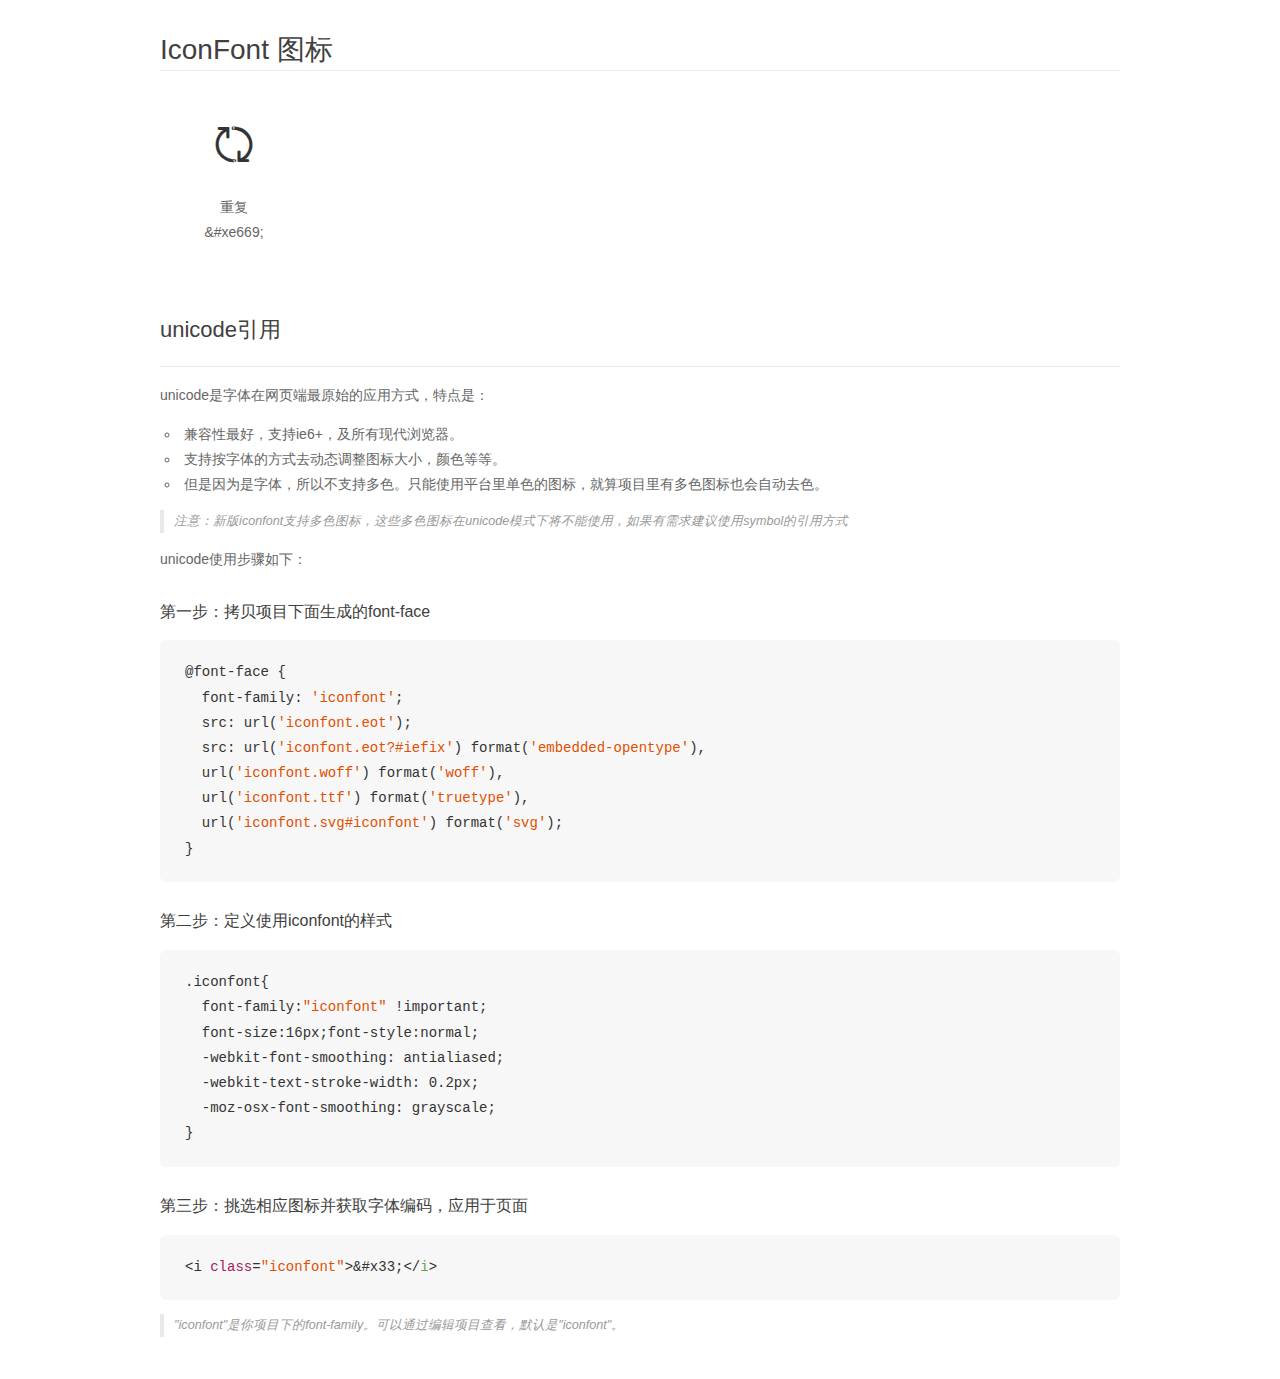
<file: iconfont1/demo_unicode.html>
<!DOCTYPE html>
<html>
<head>
    <meta charset="utf-8"/>
    <title>IconFont</title>
    <link rel="stylesheet" href="demo.css">

    <style type="text/css">

        @font-face {font-family: "iconfont";
          src: url('iconfont.eot'); /* IE9*/
          src: url('iconfont.eot#iefix') format('embedded-opentype'), /* IE6-IE8 */
          url('iconfont.woff') format('woff'), /* chrome, firefox */
          url('iconfont.ttf') format('truetype'), /* chrome, firefox, opera, Safari, Android, iOS 4.2+*/
          url('iconfont.svg#iconfont') format('svg'); /* iOS 4.1- */
        }

        .iconfont {
          font-family:"iconfont" !important;
          font-size:16px;
          font-style:normal;
          -webkit-font-smoothing: antialiased;
          -webkit-text-stroke-width: 0.2px;
          -moz-osx-font-smoothing: grayscale;
        }

    </style>
</head>
<body>
    <div class="main markdown">
        <h1>IconFont 图标</h1>
        <ul class="icon_lists clear">
            
                <li>
                <i class="icon iconfont">&#xe669;</i>
                    <div class="name">重复</div>
                    <div class="code">&amp;#xe669;</div>
                </li>
            
        </ul>
        <h2 id="unicode-">unicode引用</h2>
        <hr>

        <p>unicode是字体在网页端最原始的应用方式，特点是：</p>
        <ul>
        <li>兼容性最好，支持ie6+，及所有现代浏览器。</li>
        <li>支持按字体的方式去动态调整图标大小，颜色等等。</li>
        <li>但是因为是字体，所以不支持多色。只能使用平台里单色的图标，就算项目里有多色图标也会自动去色。</li>
        </ul>
        <blockquote>
        <p>注意：新版iconfont支持多色图标，这些多色图标在unicode模式下将不能使用，如果有需求建议使用symbol的引用方式</p>
        </blockquote>
        <p>unicode使用步骤如下：</p>
        <h3 id="-font-face">第一步：拷贝项目下面生成的font-face</h3>
        <pre><code class="lang-js hljs javascript">@font-face {
  font-family: <span class="hljs-string">'iconfont'</span>;
  src: url(<span class="hljs-string">'iconfont.eot'</span>);
  src: url(<span class="hljs-string">'iconfont.eot?#iefix'</span>) format(<span class="hljs-string">'embedded-opentype'</span>),
  url(<span class="hljs-string">'iconfont.woff'</span>) format(<span class="hljs-string">'woff'</span>),
  url(<span class="hljs-string">'iconfont.ttf'</span>) format(<span class="hljs-string">'truetype'</span>),
  url(<span class="hljs-string">'iconfont.svg#iconfont'</span>) format(<span class="hljs-string">'svg'</span>);
}
</code></pre>
        <h3 id="-iconfont-">第二步：定义使用iconfont的样式</h3>
        <pre><code class="lang-js hljs javascript">.iconfont{
  font-family:<span class="hljs-string">"iconfont"</span> !important;
  font-size:<span class="hljs-number">16</span>px;font-style:normal;
  -webkit-font-smoothing: antialiased;
  -webkit-text-stroke-width: <span class="hljs-number">0.2</span>px;
  -moz-osx-font-smoothing: grayscale;
}
</code></pre>
        <h3 id="-">第三步：挑选相应图标并获取字体编码，应用于页面</h3>
        <pre><code class="lang-js hljs javascript">&lt;i <span class="hljs-class"><span class="hljs-keyword">class</span></span>=<span class="hljs-string">"iconfont"</span>&gt;&amp;#x33;<span class="xml"><span class="hljs-tag">&lt;/<span class="hljs-name">i</span>&gt;</span></span></code></pre>

        <blockquote>
        <p>"iconfont"是你项目下的font-family。可以通过编辑项目查看，默认是"iconfont"。</p>
        </blockquote>
    </div>


</body>
</html>
</file>
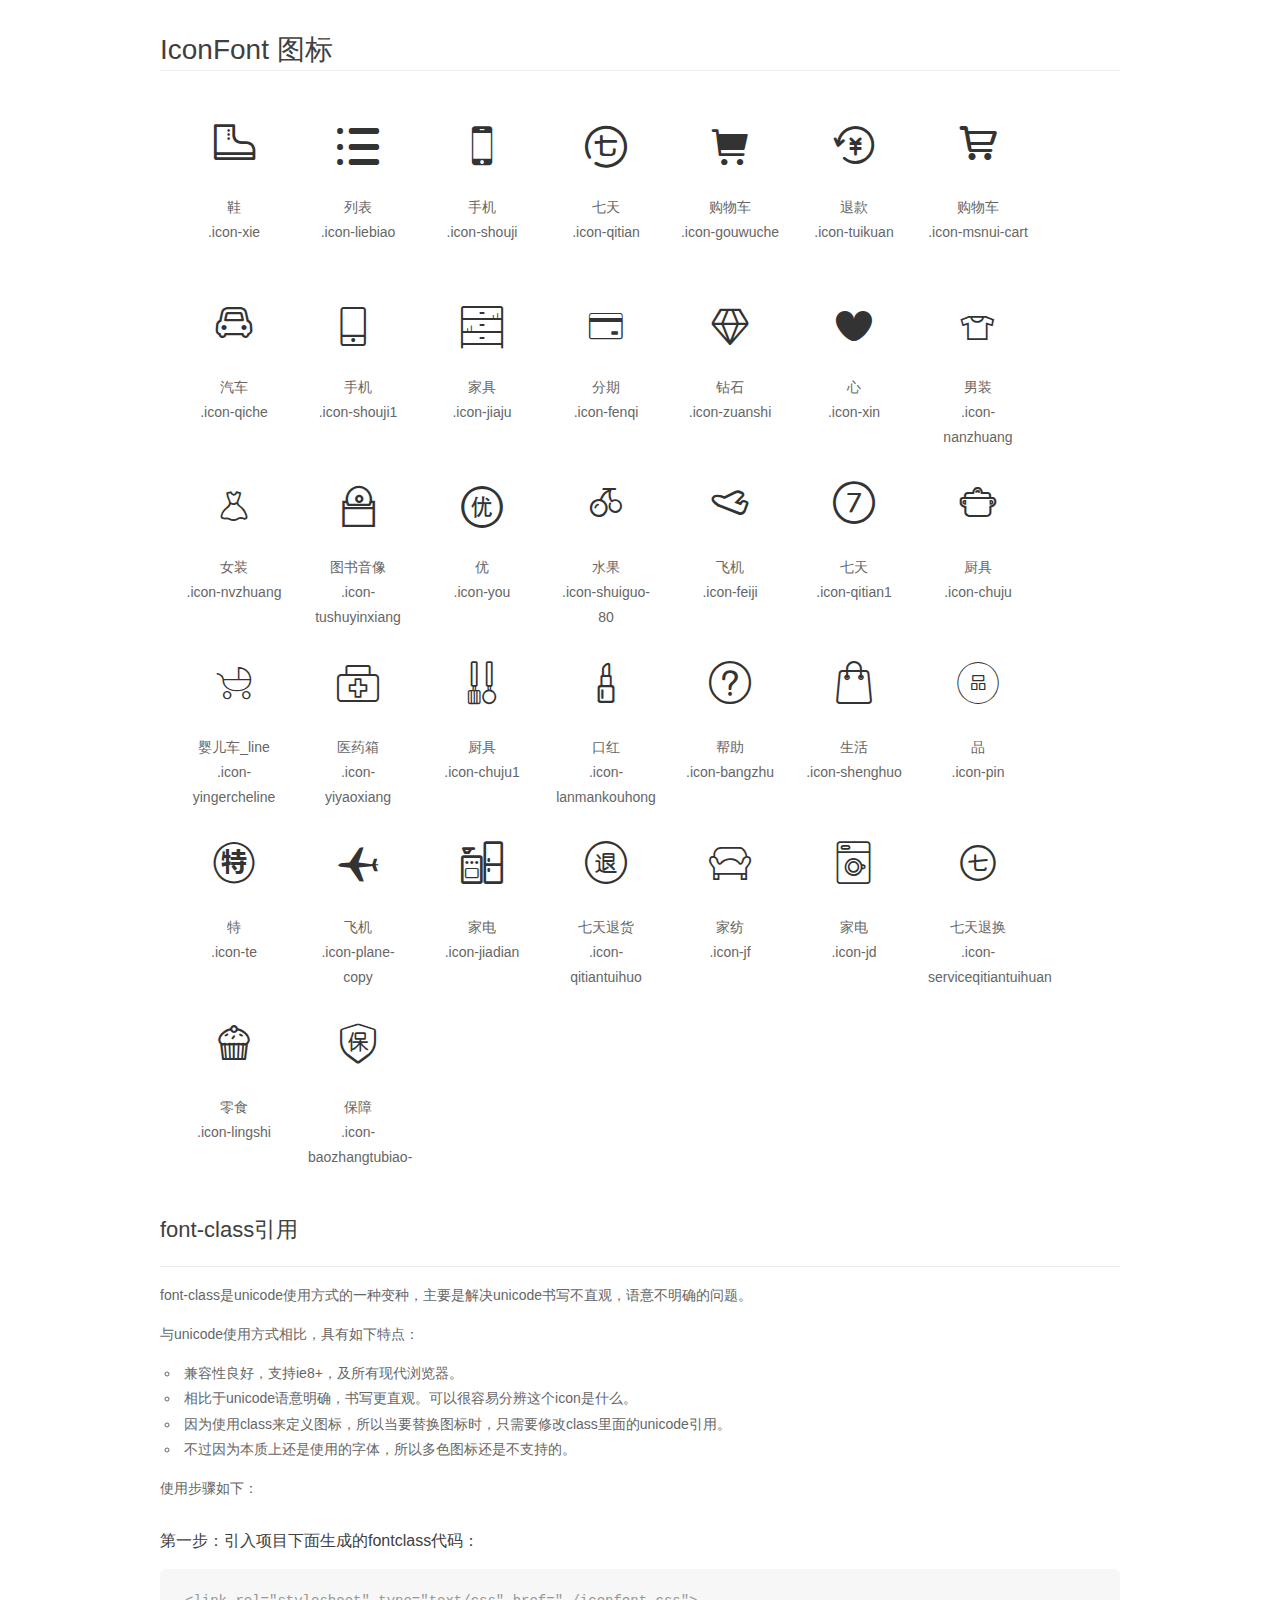
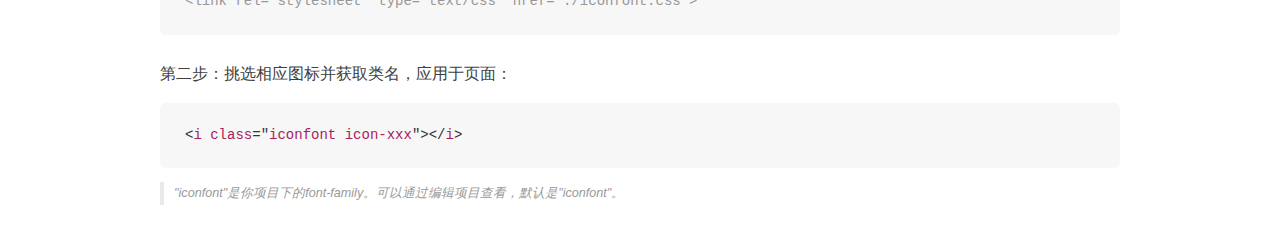
<file: img/15/demo_fontclass.html>
<!DOCTYPE html>
<html>
<head>
    <meta charset="utf-8"/>
    <title>IconFont</title>
    <link rel="stylesheet" href="demo.css">
    <link rel="stylesheet" href="iconfont.css">
</head>
<body>
    <div class="main markdown">
        <h1>IconFont 图标</h1>
        <ul class="icon_lists clear">
            
                <li>
                <i class="icon iconfont icon-xie"></i>
                    <div class="name">鞋</div>
                    <div class="fontclass">.icon-xie</div>
                </li>
            
                <li>
                <i class="icon iconfont icon-liebiao"></i>
                    <div class="name">列表</div>
                    <div class="fontclass">.icon-liebiao</div>
                </li>
            
                <li>
                <i class="icon iconfont icon-shouji"></i>
                    <div class="name">手机</div>
                    <div class="fontclass">.icon-shouji</div>
                </li>
            
                <li>
                <i class="icon iconfont icon-qitian"></i>
                    <div class="name">七天</div>
                    <div class="fontclass">.icon-qitian</div>
                </li>
            
                <li>
                <i class="icon iconfont icon-gouwuche"></i>
                    <div class="name">购物车</div>
                    <div class="fontclass">.icon-gouwuche</div>
                </li>
            
                <li>
                <i class="icon iconfont icon-tuikuan"></i>
                    <div class="name">退款</div>
                    <div class="fontclass">.icon-tuikuan</div>
                </li>
            
                <li>
                <i class="icon iconfont icon-msnui-cart"></i>
                    <div class="name">购物车</div>
                    <div class="fontclass">.icon-msnui-cart</div>
                </li>
            
                <li>
                <i class="icon iconfont icon-qiche"></i>
                    <div class="name">汽车</div>
                    <div class="fontclass">.icon-qiche</div>
                </li>
            
                <li>
                <i class="icon iconfont icon-shouji1"></i>
                    <div class="name">手机</div>
                    <div class="fontclass">.icon-shouji1</div>
                </li>
            
                <li>
                <i class="icon iconfont icon-jiaju"></i>
                    <div class="name">家具</div>
                    <div class="fontclass">.icon-jiaju</div>
                </li>
            
                <li>
                <i class="icon iconfont icon-fenqi"></i>
                    <div class="name">分期</div>
                    <div class="fontclass">.icon-fenqi</div>
                </li>
            
                <li>
                <i class="icon iconfont icon-zuanshi"></i>
                    <div class="name">钻石</div>
                    <div class="fontclass">.icon-zuanshi</div>
                </li>
            
                <li>
                <i class="icon iconfont icon-xin"></i>
                    <div class="name">心</div>
                    <div class="fontclass">.icon-xin</div>
                </li>
            
                <li>
                <i class="icon iconfont icon-nanzhuang"></i>
                    <div class="name">男装</div>
                    <div class="fontclass">.icon-nanzhuang</div>
                </li>
            
                <li>
                <i class="icon iconfont icon-nvzhuang"></i>
                    <div class="name">女装</div>
                    <div class="fontclass">.icon-nvzhuang</div>
                </li>
            
                <li>
                <i class="icon iconfont icon-tushuyinxiang"></i>
                    <div class="name">图书音像</div>
                    <div class="fontclass">.icon-tushuyinxiang</div>
                </li>
            
                <li>
                <i class="icon iconfont icon-you"></i>
                    <div class="name">优</div>
                    <div class="fontclass">.icon-you</div>
                </li>
            
                <li>
                <i class="icon iconfont icon-shuiguo-80"></i>
                    <div class="name">水果</div>
                    <div class="fontclass">.icon-shuiguo-80</div>
                </li>
            
                <li>
                <i class="icon iconfont icon-feiji"></i>
                    <div class="name">飞机</div>
                    <div class="fontclass">.icon-feiji</div>
                </li>
            
                <li>
                <i class="icon iconfont icon-qitian1"></i>
                    <div class="name">七天</div>
                    <div class="fontclass">.icon-qitian1</div>
                </li>
            
                <li>
                <i class="icon iconfont icon-chuju"></i>
                    <div class="name">厨具</div>
                    <div class="fontclass">.icon-chuju</div>
                </li>
            
                <li>
                <i class="icon iconfont icon-yingercheline"></i>
                    <div class="name">婴儿车_line</div>
                    <div class="fontclass">.icon-yingercheline</div>
                </li>
            
                <li>
                <i class="icon iconfont icon-yiyaoxiang"></i>
                    <div class="name">医药箱</div>
                    <div class="fontclass">.icon-yiyaoxiang</div>
                </li>
            
                <li>
                <i class="icon iconfont icon-chuju1"></i>
                    <div class="name">厨具</div>
                    <div class="fontclass">.icon-chuju1</div>
                </li>
            
                <li>
                <i class="icon iconfont icon-lanmankouhong"></i>
                    <div class="name">口红</div>
                    <div class="fontclass">.icon-lanmankouhong</div>
                </li>
            
                <li>
                <i class="icon iconfont icon-bangzhu"></i>
                    <div class="name">帮助</div>
                    <div class="fontclass">.icon-bangzhu</div>
                </li>
            
                <li>
                <i class="icon iconfont icon-shenghuo"></i>
                    <div class="name">生活</div>
                    <div class="fontclass">.icon-shenghuo</div>
                </li>
            
                <li>
                <i class="icon iconfont icon-pin"></i>
                    <div class="name">品</div>
                    <div class="fontclass">.icon-pin</div>
                </li>
            
                <li>
                <i class="icon iconfont icon-te"></i>
                    <div class="name">特</div>
                    <div class="fontclass">.icon-te</div>
                </li>
            
                <li>
                <i class="icon iconfont icon-plane-copy"></i>
                    <div class="name">飞机</div>
                    <div class="fontclass">.icon-plane-copy</div>
                </li>
            
                <li>
                <i class="icon iconfont icon-jiadian"></i>
                    <div class="name">家电</div>
                    <div class="fontclass">.icon-jiadian</div>
                </li>
            
                <li>
                <i class="icon iconfont icon-qitiantuihuo"></i>
                    <div class="name">七天退货</div>
                    <div class="fontclass">.icon-qitiantuihuo</div>
                </li>
            
                <li>
                <i class="icon iconfont icon-jf"></i>
                    <div class="name">家纺</div>
                    <div class="fontclass">.icon-jf</div>
                </li>
            
                <li>
                <i class="icon iconfont icon-jd"></i>
                    <div class="name">家电</div>
                    <div class="fontclass">.icon-jd</div>
                </li>
            
                <li>
                <i class="icon iconfont icon-serviceqitiantuihuan"></i>
                    <div class="name">七天退换</div>
                    <div class="fontclass">.icon-serviceqitiantuihuan</div>
                </li>
            
                <li>
                <i class="icon iconfont icon-lingshi"></i>
                    <div class="name">零食</div>
                    <div class="fontclass">.icon-lingshi</div>
                </li>
            
                <li>
                <i class="icon iconfont icon-baozhangtubiao-"></i>
                    <div class="name">保障</div>
                    <div class="fontclass">.icon-baozhangtubiao-</div>
                </li>
            
        </ul>

        <h2 id="font-class-">font-class引用</h2>
        <hr>

        <p>font-class是unicode使用方式的一种变种，主要是解决unicode书写不直观，语意不明确的问题。</p>
        <p>与unicode使用方式相比，具有如下特点：</p>
        <ul>
        <li>兼容性良好，支持ie8+，及所有现代浏览器。</li>
        <li>相比于unicode语意明确，书写更直观。可以很容易分辨这个icon是什么。</li>
        <li>因为使用class来定义图标，所以当要替换图标时，只需要修改class里面的unicode引用。</li>
        <li>不过因为本质上还是使用的字体，所以多色图标还是不支持的。</li>
        </ul>
        <p>使用步骤如下：</p>
        <h3 id="-fontclass-">第一步：引入项目下面生成的fontclass代码：</h3>


        <pre><code class="lang-js hljs javascript"><span class="hljs-comment">&lt;link rel="stylesheet" type="text/css" href="./iconfont.css"&gt;</span></code></pre>
        <h3 id="-">第二步：挑选相应图标并获取类名，应用于页面：</h3>
        <pre><code class="lang-css hljs">&lt;<span class="hljs-selector-tag">i</span> <span class="hljs-selector-tag">class</span>="<span class="hljs-selector-tag">iconfont</span> <span class="hljs-selector-tag">icon-xxx</span>"&gt;&lt;/<span class="hljs-selector-tag">i</span>&gt;</code></pre>
        <blockquote>
        <p>"iconfont"是你项目下的font-family。可以通过编辑项目查看，默认是"iconfont"。</p>
        </blockquote>
    </div>
</body>
</html>
</file>
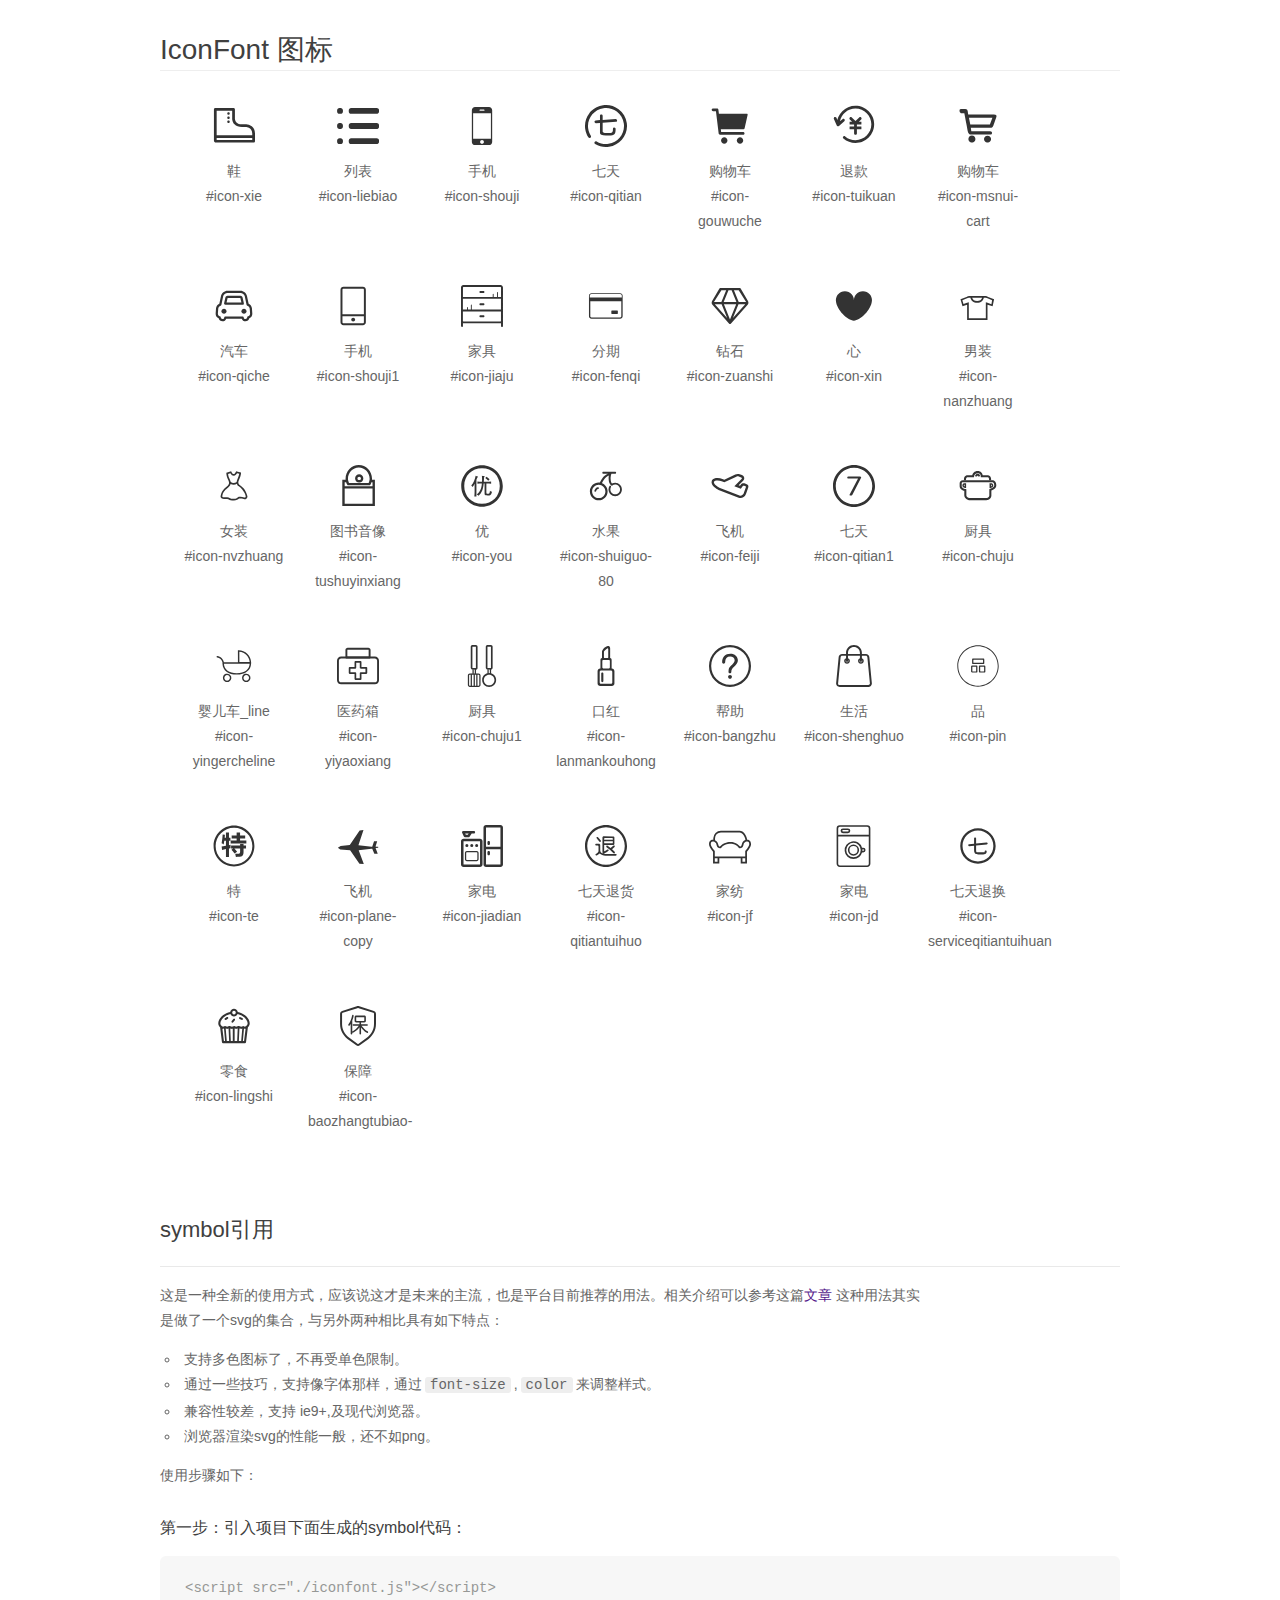
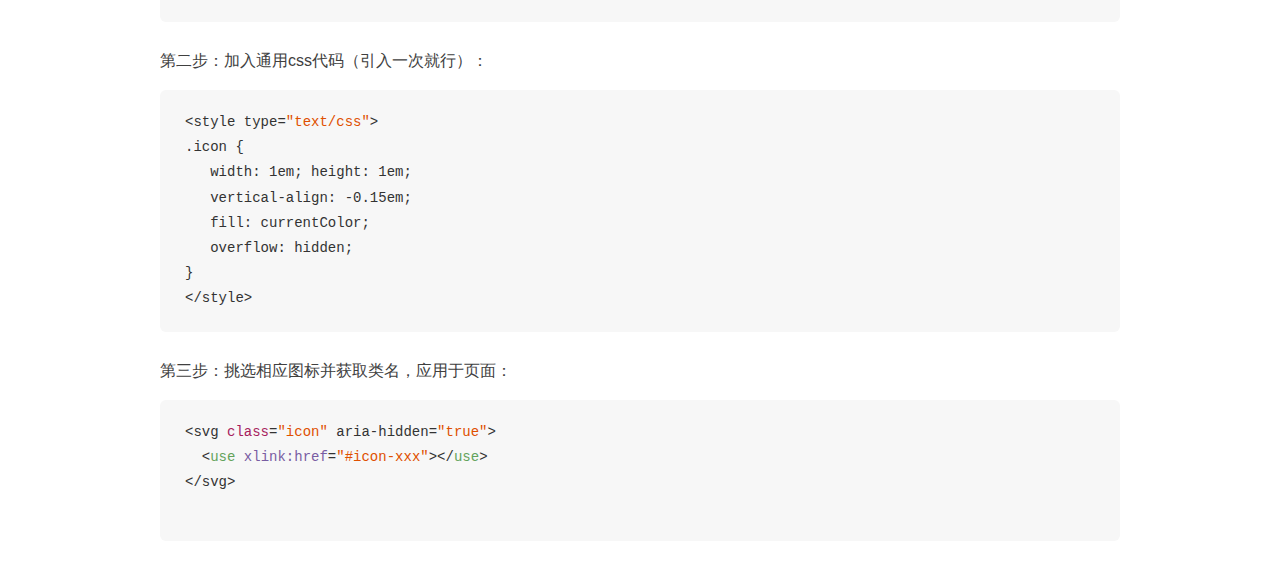
<file: img/15/demo_symbol.html>
<!DOCTYPE html>
<html>
<head>
    <meta charset="utf-8"/>
    <title>IconFont</title>
    <link rel="stylesheet" href="demo.css">
    <script src="iconfont.js"></script>

    <style type="text/css">
        .icon {
          /* 通过设置 font-size 来改变图标大小 */
          width: 1em; height: 1em;
          /* 图标和文字相邻时，垂直对齐 */
          vertical-align: -0.15em;
          /* 通过设置 color 来改变 SVG 的颜色/fill */
          fill: currentColor;
          /* path 和 stroke 溢出 viewBox 部分在 IE 下会显示
             normalize.css 中也包含这行 */
          overflow: hidden;
        }

    </style>
</head>
<body>
    <div class="main markdown">
        <h1>IconFont 图标</h1>
        <ul class="icon_lists clear">
            
                <li>
                    <svg class="icon" aria-hidden="true">
                        <use xlink:href="#icon-xie"></use>
                    </svg>
                    <div class="name">鞋</div>
                    <div class="fontclass">#icon-xie</div>
                </li>
            
                <li>
                    <svg class="icon" aria-hidden="true">
                        <use xlink:href="#icon-liebiao"></use>
                    </svg>
                    <div class="name">列表</div>
                    <div class="fontclass">#icon-liebiao</div>
                </li>
            
                <li>
                    <svg class="icon" aria-hidden="true">
                        <use xlink:href="#icon-shouji"></use>
                    </svg>
                    <div class="name">手机</div>
                    <div class="fontclass">#icon-shouji</div>
                </li>
            
                <li>
                    <svg class="icon" aria-hidden="true">
                        <use xlink:href="#icon-qitian"></use>
                    </svg>
                    <div class="name">七天</div>
                    <div class="fontclass">#icon-qitian</div>
                </li>
            
                <li>
                    <svg class="icon" aria-hidden="true">
                        <use xlink:href="#icon-gouwuche"></use>
                    </svg>
                    <div class="name">购物车</div>
                    <div class="fontclass">#icon-gouwuche</div>
                </li>
            
                <li>
                    <svg class="icon" aria-hidden="true">
                        <use xlink:href="#icon-tuikuan"></use>
                    </svg>
                    <div class="name">退款</div>
                    <div class="fontclass">#icon-tuikuan</div>
                </li>
            
                <li>
                    <svg class="icon" aria-hidden="true">
                        <use xlink:href="#icon-msnui-cart"></use>
                    </svg>
                    <div class="name">购物车</div>
                    <div class="fontclass">#icon-msnui-cart</div>
                </li>
            
                <li>
                    <svg class="icon" aria-hidden="true">
                        <use xlink:href="#icon-qiche"></use>
                    </svg>
                    <div class="name">汽车</div>
                    <div class="fontclass">#icon-qiche</div>
                </li>
            
                <li>
                    <svg class="icon" aria-hidden="true">
                        <use xlink:href="#icon-shouji1"></use>
                    </svg>
                    <div class="name">手机</div>
                    <div class="fontclass">#icon-shouji1</div>
                </li>
            
                <li>
                    <svg class="icon" aria-hidden="true">
                        <use xlink:href="#icon-jiaju"></use>
                    </svg>
                    <div class="name">家具</div>
                    <div class="fontclass">#icon-jiaju</div>
                </li>
            
                <li>
                    <svg class="icon" aria-hidden="true">
                        <use xlink:href="#icon-fenqi"></use>
                    </svg>
                    <div class="name">分期</div>
                    <div class="fontclass">#icon-fenqi</div>
                </li>
            
                <li>
                    <svg class="icon" aria-hidden="true">
                        <use xlink:href="#icon-zuanshi"></use>
                    </svg>
                    <div class="name">钻石</div>
                    <div class="fontclass">#icon-zuanshi</div>
                </li>
            
                <li>
                    <svg class="icon" aria-hidden="true">
                        <use xlink:href="#icon-xin"></use>
                    </svg>
                    <div class="name">心</div>
                    <div class="fontclass">#icon-xin</div>
                </li>
            
                <li>
                    <svg class="icon" aria-hidden="true">
                        <use xlink:href="#icon-nanzhuang"></use>
                    </svg>
                    <div class="name">男装</div>
                    <div class="fontclass">#icon-nanzhuang</div>
                </li>
            
                <li>
                    <svg class="icon" aria-hidden="true">
                        <use xlink:href="#icon-nvzhuang"></use>
                    </svg>
                    <div class="name">女装</div>
                    <div class="fontclass">#icon-nvzhuang</div>
                </li>
            
                <li>
                    <svg class="icon" aria-hidden="true">
                        <use xlink:href="#icon-tushuyinxiang"></use>
                    </svg>
                    <div class="name">图书音像</div>
                    <div class="fontclass">#icon-tushuyinxiang</div>
                </li>
            
                <li>
                    <svg class="icon" aria-hidden="true">
                        <use xlink:href="#icon-you"></use>
                    </svg>
                    <div class="name">优</div>
                    <div class="fontclass">#icon-you</div>
                </li>
            
                <li>
                    <svg class="icon" aria-hidden="true">
                        <use xlink:href="#icon-shuiguo-80"></use>
                    </svg>
                    <div class="name">水果</div>
                    <div class="fontclass">#icon-shuiguo-80</div>
                </li>
            
                <li>
                    <svg class="icon" aria-hidden="true">
                        <use xlink:href="#icon-feiji"></use>
                    </svg>
                    <div class="name">飞机</div>
                    <div class="fontclass">#icon-feiji</div>
                </li>
            
                <li>
                    <svg class="icon" aria-hidden="true">
                        <use xlink:href="#icon-qitian1"></use>
                    </svg>
                    <div class="name">七天</div>
                    <div class="fontclass">#icon-qitian1</div>
                </li>
            
                <li>
                    <svg class="icon" aria-hidden="true">
                        <use xlink:href="#icon-chuju"></use>
                    </svg>
                    <div class="name">厨具</div>
                    <div class="fontclass">#icon-chuju</div>
                </li>
            
                <li>
                    <svg class="icon" aria-hidden="true">
                        <use xlink:href="#icon-yingercheline"></use>
                    </svg>
                    <div class="name">婴儿车_line</div>
                    <div class="fontclass">#icon-yingercheline</div>
                </li>
            
                <li>
                    <svg class="icon" aria-hidden="true">
                        <use xlink:href="#icon-yiyaoxiang"></use>
                    </svg>
                    <div class="name">医药箱</div>
                    <div class="fontclass">#icon-yiyaoxiang</div>
                </li>
            
                <li>
                    <svg class="icon" aria-hidden="true">
                        <use xlink:href="#icon-chuju1"></use>
                    </svg>
                    <div class="name">厨具</div>
                    <div class="fontclass">#icon-chuju1</div>
                </li>
            
                <li>
                    <svg class="icon" aria-hidden="true">
                        <use xlink:href="#icon-lanmankouhong"></use>
                    </svg>
                    <div class="name">口红</div>
                    <div class="fontclass">#icon-lanmankouhong</div>
                </li>
            
                <li>
                    <svg class="icon" aria-hidden="true">
                        <use xlink:href="#icon-bangzhu"></use>
                    </svg>
                    <div class="name">帮助</div>
                    <div class="fontclass">#icon-bangzhu</div>
                </li>
            
                <li>
                    <svg class="icon" aria-hidden="true">
                        <use xlink:href="#icon-shenghuo"></use>
                    </svg>
                    <div class="name">生活</div>
                    <div class="fontclass">#icon-shenghuo</div>
                </li>
            
                <li>
                    <svg class="icon" aria-hidden="true">
                        <use xlink:href="#icon-pin"></use>
                    </svg>
                    <div class="name">品</div>
                    <div class="fontclass">#icon-pin</div>
                </li>
            
                <li>
                    <svg class="icon" aria-hidden="true">
                        <use xlink:href="#icon-te"></use>
                    </svg>
                    <div class="name">特</div>
                    <div class="fontclass">#icon-te</div>
                </li>
            
                <li>
                    <svg class="icon" aria-hidden="true">
                        <use xlink:href="#icon-plane-copy"></use>
                    </svg>
                    <div class="name">飞机</div>
                    <div class="fontclass">#icon-plane-copy</div>
                </li>
            
                <li>
                    <svg class="icon" aria-hidden="true">
                        <use xlink:href="#icon-jiadian"></use>
                    </svg>
                    <div class="name">家电</div>
                    <div class="fontclass">#icon-jiadian</div>
                </li>
            
                <li>
                    <svg class="icon" aria-hidden="true">
                        <use xlink:href="#icon-qitiantuihuo"></use>
                    </svg>
                    <div class="name">七天退货</div>
                    <div class="fontclass">#icon-qitiantuihuo</div>
                </li>
            
                <li>
                    <svg class="icon" aria-hidden="true">
                        <use xlink:href="#icon-jf"></use>
                    </svg>
                    <div class="name">家纺</div>
                    <div class="fontclass">#icon-jf</div>
                </li>
            
                <li>
                    <svg class="icon" aria-hidden="true">
                        <use xlink:href="#icon-jd"></use>
                    </svg>
                    <div class="name">家电</div>
                    <div class="fontclass">#icon-jd</div>
                </li>
            
                <li>
                    <svg class="icon" aria-hidden="true">
                        <use xlink:href="#icon-serviceqitiantuihuan"></use>
                    </svg>
                    <div class="name">七天退换</div>
                    <div class="fontclass">#icon-serviceqitiantuihuan</div>
                </li>
            
                <li>
                    <svg class="icon" aria-hidden="true">
                        <use xlink:href="#icon-lingshi"></use>
                    </svg>
                    <div class="name">零食</div>
                    <div class="fontclass">#icon-lingshi</div>
                </li>
            
                <li>
                    <svg class="icon" aria-hidden="true">
                        <use xlink:href="#icon-baozhangtubiao-"></use>
                    </svg>
                    <div class="name">保障</div>
                    <div class="fontclass">#icon-baozhangtubiao-</div>
                </li>
            
        </ul>


        <h2 id="symbol-">symbol引用</h2>
        <hr>

        <p>这是一种全新的使用方式，应该说这才是未来的主流，也是平台目前推荐的用法。相关介绍可以参考这篇<a href="">文章</a>
        这种用法其实是做了一个svg的集合，与另外两种相比具有如下特点：</p>
        <ul>
          <li>支持多色图标了，不再受单色限制。</li>
          <li>通过一些技巧，支持像字体那样，通过<code>font-size</code>,<code>color</code>来调整样式。</li>
          <li>兼容性较差，支持 ie9+,及现代浏览器。</li>
          <li>浏览器渲染svg的性能一般，还不如png。</li>
        </ul>
        <p>使用步骤如下：</p>
        <h3 id="-symbol-">第一步：引入项目下面生成的symbol代码：</h3>
        <pre><code class="lang-js hljs javascript"><span class="hljs-comment">&lt;script src="./iconfont.js"&gt;&lt;/script&gt;</span></code></pre>
        <h3 id="-css-">第二步：加入通用css代码（引入一次就行）：</h3>
        <pre><code class="lang-js hljs javascript">&lt;style type=<span class="hljs-string">"text/css"</span>&gt;
.icon {
   width: <span class="hljs-number">1</span>em; height: <span class="hljs-number">1</span>em;
   vertical-align: <span class="hljs-number">-0.15</span>em;
   fill: currentColor;
   overflow: hidden;
}
&lt;<span class="hljs-regexp">/style&gt;</span></code></pre>
        <h3 id="-">第三步：挑选相应图标并获取类名，应用于页面：</h3>
        <pre><code class="lang-js hljs javascript">&lt;svg <span class="hljs-class"><span class="hljs-keyword">class</span></span>=<span class="hljs-string">"icon"</span> aria-hidden=<span class="hljs-string">"true"</span>&gt;<span class="xml"><span class="hljs-tag">
  &lt;<span class="hljs-name">use</span> <span class="hljs-attr">xlink:href</span>=<span class="hljs-string">"#icon-xxx"</span>&gt;</span><span class="hljs-tag">&lt;/<span class="hljs-name">use</span>&gt;</span>
</span>&lt;<span class="hljs-regexp">/svg&gt;
        </span></code></pre>
    </div>
</body>
</html>
</file>
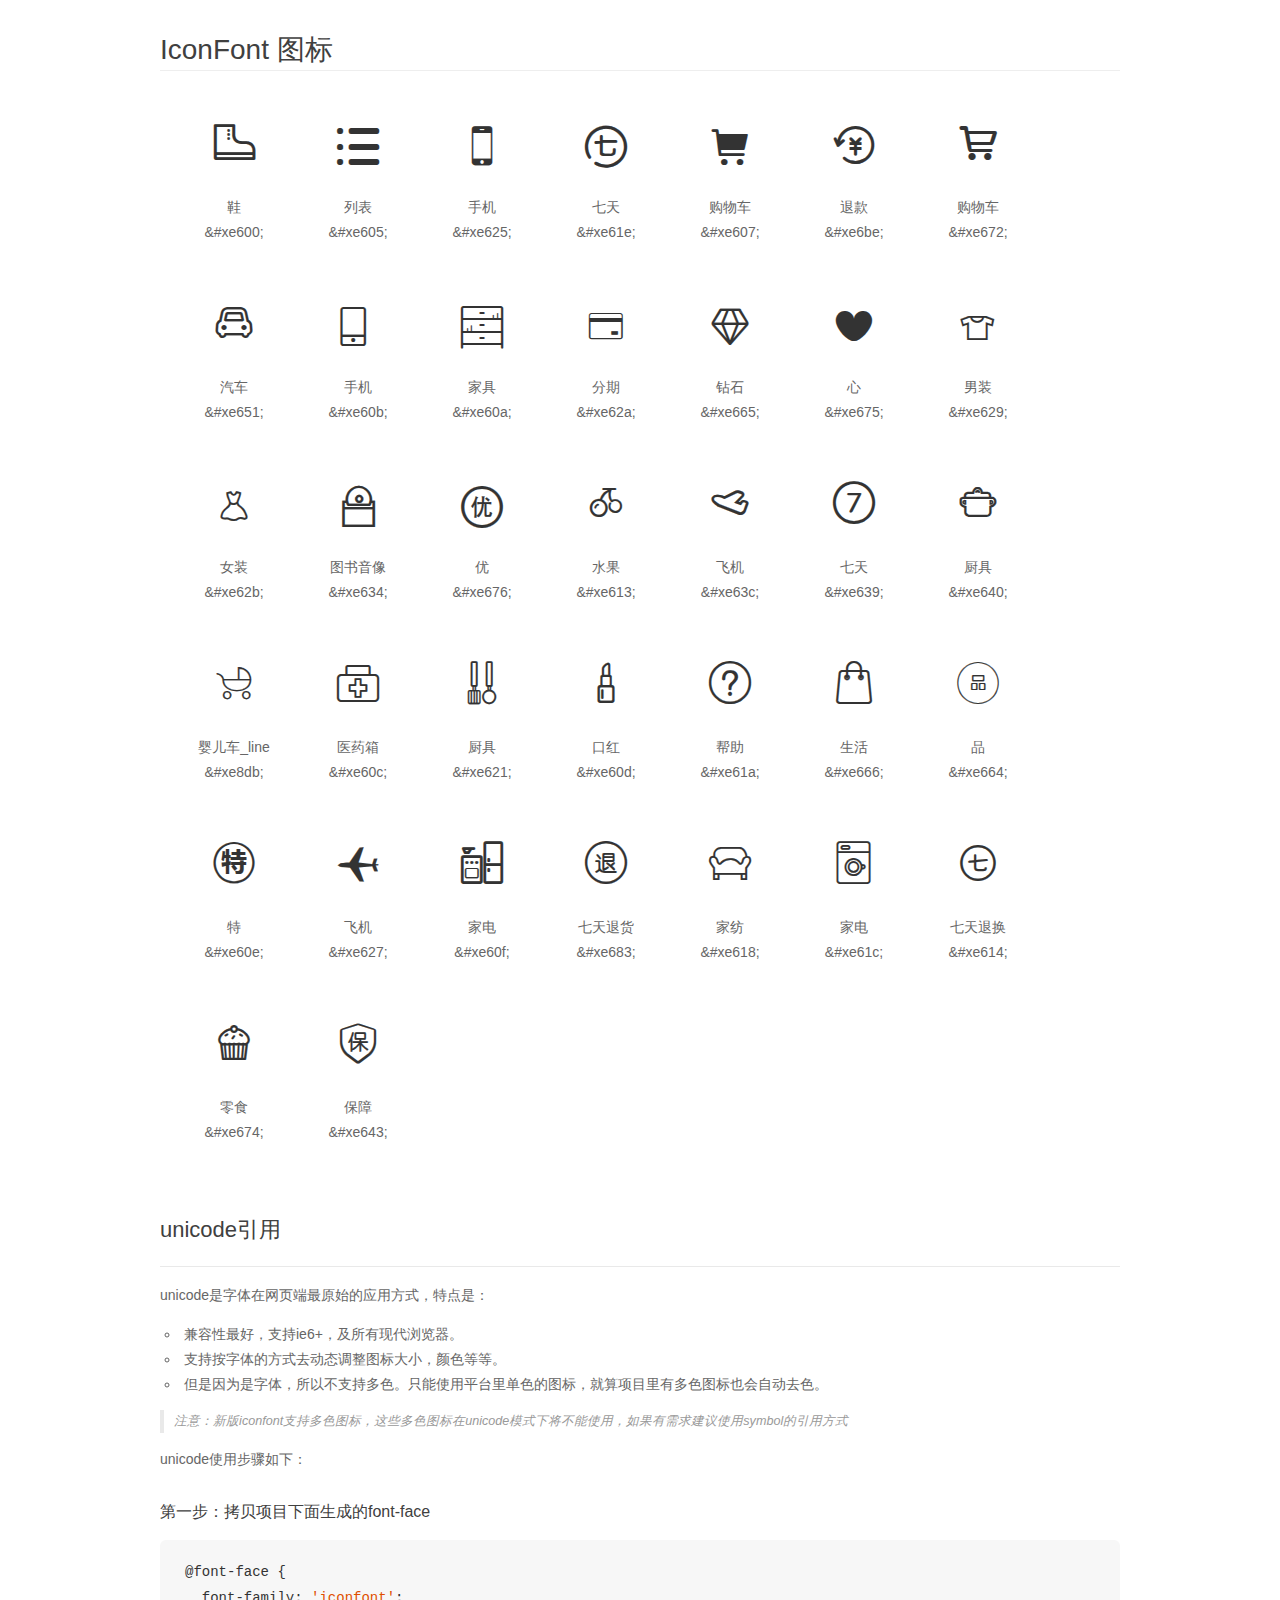
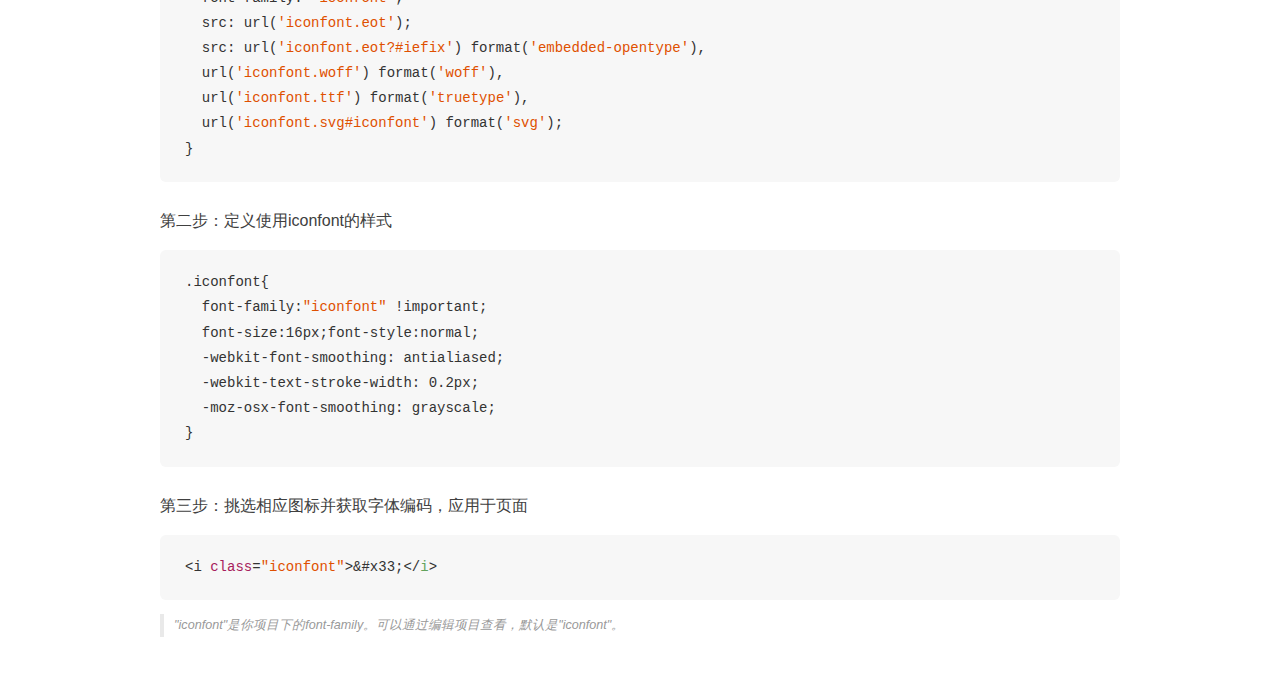
<file: img/15/demo_unicode.html>
<!DOCTYPE html>
<html>
<head>
    <meta charset="utf-8"/>
    <title>IconFont</title>
    <link rel="stylesheet" href="demo.css">

    <style type="text/css">

        @font-face {font-family: "iconfont";
          src: url('iconfont.eot'); /* IE9*/
          src: url('iconfont.eot#iefix') format('embedded-opentype'), /* IE6-IE8 */
          url('iconfont.woff') format('woff'), /* chrome, firefox */
          url('iconfont.ttf') format('truetype'), /* chrome, firefox, opera, Safari, Android, iOS 4.2+*/
          url('iconfont.svg#iconfont') format('svg'); /* iOS 4.1- */
        }

        .iconfont {
          font-family:"iconfont" !important;
          font-size:16px;
          font-style:normal;
          -webkit-font-smoothing: antialiased;
          -webkit-text-stroke-width: 0.2px;
          -moz-osx-font-smoothing: grayscale;
        }

    </style>
</head>
<body>
    <div class="main markdown">
        <h1>IconFont 图标</h1>
        <ul class="icon_lists clear">
            
                <li>
                <i class="icon iconfont">&#xe600;</i>
                    <div class="name">鞋</div>
                    <div class="code">&amp;#xe600;</div>
                </li>
            
                <li>
                <i class="icon iconfont">&#xe605;</i>
                    <div class="name">列表</div>
                    <div class="code">&amp;#xe605;</div>
                </li>
            
                <li>
                <i class="icon iconfont">&#xe625;</i>
                    <div class="name">手机</div>
                    <div class="code">&amp;#xe625;</div>
                </li>
            
                <li>
                <i class="icon iconfont">&#xe61e;</i>
                    <div class="name">七天</div>
                    <div class="code">&amp;#xe61e;</div>
                </li>
            
                <li>
                <i class="icon iconfont">&#xe607;</i>
                    <div class="name">购物车</div>
                    <div class="code">&amp;#xe607;</div>
                </li>
            
                <li>
                <i class="icon iconfont">&#xe6be;</i>
                    <div class="name">退款</div>
                    <div class="code">&amp;#xe6be;</div>
                </li>
            
                <li>
                <i class="icon iconfont">&#xe672;</i>
                    <div class="name">购物车</div>
                    <div class="code">&amp;#xe672;</div>
                </li>
            
                <li>
                <i class="icon iconfont">&#xe651;</i>
                    <div class="name">汽车</div>
                    <div class="code">&amp;#xe651;</div>
                </li>
            
                <li>
                <i class="icon iconfont">&#xe60b;</i>
                    <div class="name">手机</div>
                    <div class="code">&amp;#xe60b;</div>
                </li>
            
                <li>
                <i class="icon iconfont">&#xe60a;</i>
                    <div class="name">家具</div>
                    <div class="code">&amp;#xe60a;</div>
                </li>
            
                <li>
                <i class="icon iconfont">&#xe62a;</i>
                    <div class="name">分期</div>
                    <div class="code">&amp;#xe62a;</div>
                </li>
            
                <li>
                <i class="icon iconfont">&#xe665;</i>
                    <div class="name">钻石</div>
                    <div class="code">&amp;#xe665;</div>
                </li>
            
                <li>
                <i class="icon iconfont">&#xe675;</i>
                    <div class="name">心</div>
                    <div class="code">&amp;#xe675;</div>
                </li>
            
                <li>
                <i class="icon iconfont">&#xe629;</i>
                    <div class="name">男装</div>
                    <div class="code">&amp;#xe629;</div>
                </li>
            
                <li>
                <i class="icon iconfont">&#xe62b;</i>
                    <div class="name">女装</div>
                    <div class="code">&amp;#xe62b;</div>
                </li>
            
                <li>
                <i class="icon iconfont">&#xe634;</i>
                    <div class="name">图书音像</div>
                    <div class="code">&amp;#xe634;</div>
                </li>
            
                <li>
                <i class="icon iconfont">&#xe676;</i>
                    <div class="name">优</div>
                    <div class="code">&amp;#xe676;</div>
                </li>
            
                <li>
                <i class="icon iconfont">&#xe613;</i>
                    <div class="name">水果</div>
                    <div class="code">&amp;#xe613;</div>
                </li>
            
                <li>
                <i class="icon iconfont">&#xe63c;</i>
                    <div class="name">飞机</div>
                    <div class="code">&amp;#xe63c;</div>
                </li>
            
                <li>
                <i class="icon iconfont">&#xe639;</i>
                    <div class="name">七天</div>
                    <div class="code">&amp;#xe639;</div>
                </li>
            
                <li>
                <i class="icon iconfont">&#xe640;</i>
                    <div class="name">厨具</div>
                    <div class="code">&amp;#xe640;</div>
                </li>
            
                <li>
                <i class="icon iconfont">&#xe8db;</i>
                    <div class="name">婴儿车_line</div>
                    <div class="code">&amp;#xe8db;</div>
                </li>
            
                <li>
                <i class="icon iconfont">&#xe60c;</i>
                    <div class="name">医药箱</div>
                    <div class="code">&amp;#xe60c;</div>
                </li>
            
                <li>
                <i class="icon iconfont">&#xe621;</i>
                    <div class="name">厨具</div>
                    <div class="code">&amp;#xe621;</div>
                </li>
            
                <li>
                <i class="icon iconfont">&#xe60d;</i>
                    <div class="name">口红</div>
                    <div class="code">&amp;#xe60d;</div>
                </li>
            
                <li>
                <i class="icon iconfont">&#xe61a;</i>
                    <div class="name">帮助</div>
                    <div class="code">&amp;#xe61a;</div>
                </li>
            
                <li>
                <i class="icon iconfont">&#xe666;</i>
                    <div class="name">生活</div>
                    <div class="code">&amp;#xe666;</div>
                </li>
            
                <li>
                <i class="icon iconfont">&#xe664;</i>
                    <div class="name">品</div>
                    <div class="code">&amp;#xe664;</div>
                </li>
            
                <li>
                <i class="icon iconfont">&#xe60e;</i>
                    <div class="name">特</div>
                    <div class="code">&amp;#xe60e;</div>
                </li>
            
                <li>
                <i class="icon iconfont">&#xe627;</i>
                    <div class="name">飞机</div>
                    <div class="code">&amp;#xe627;</div>
                </li>
            
                <li>
                <i class="icon iconfont">&#xe60f;</i>
                    <div class="name">家电</div>
                    <div class="code">&amp;#xe60f;</div>
                </li>
            
                <li>
                <i class="icon iconfont">&#xe683;</i>
                    <div class="name">七天退货</div>
                    <div class="code">&amp;#xe683;</div>
                </li>
            
                <li>
                <i class="icon iconfont">&#xe618;</i>
                    <div class="name">家纺</div>
                    <div class="code">&amp;#xe618;</div>
                </li>
            
                <li>
                <i class="icon iconfont">&#xe61c;</i>
                    <div class="name">家电</div>
                    <div class="code">&amp;#xe61c;</div>
                </li>
            
                <li>
                <i class="icon iconfont">&#xe614;</i>
                    <div class="name">七天退换</div>
                    <div class="code">&amp;#xe614;</div>
                </li>
            
                <li>
                <i class="icon iconfont">&#xe674;</i>
                    <div class="name">零食</div>
                    <div class="code">&amp;#xe674;</div>
                </li>
            
                <li>
                <i class="icon iconfont">&#xe643;</i>
                    <div class="name">保障</div>
                    <div class="code">&amp;#xe643;</div>
                </li>
            
        </ul>
        <h2 id="unicode-">unicode引用</h2>
        <hr>

        <p>unicode是字体在网页端最原始的应用方式，特点是：</p>
        <ul>
        <li>兼容性最好，支持ie6+，及所有现代浏览器。</li>
        <li>支持按字体的方式去动态调整图标大小，颜色等等。</li>
        <li>但是因为是字体，所以不支持多色。只能使用平台里单色的图标，就算项目里有多色图标也会自动去色。</li>
        </ul>
        <blockquote>
        <p>注意：新版iconfont支持多色图标，这些多色图标在unicode模式下将不能使用，如果有需求建议使用symbol的引用方式</p>
        </blockquote>
        <p>unicode使用步骤如下：</p>
        <h3 id="-font-face">第一步：拷贝项目下面生成的font-face</h3>
        <pre><code class="lang-js hljs javascript">@font-face {
  font-family: <span class="hljs-string">'iconfont'</span>;
  src: url(<span class="hljs-string">'iconfont.eot'</span>);
  src: url(<span class="hljs-string">'iconfont.eot?#iefix'</span>) format(<span class="hljs-string">'embedded-opentype'</span>),
  url(<span class="hljs-string">'iconfont.woff'</span>) format(<span class="hljs-string">'woff'</span>),
  url(<span class="hljs-string">'iconfont.ttf'</span>) format(<span class="hljs-string">'truetype'</span>),
  url(<span class="hljs-string">'iconfont.svg#iconfont'</span>) format(<span class="hljs-string">'svg'</span>);
}
</code></pre>
        <h3 id="-iconfont-">第二步：定义使用iconfont的样式</h3>
        <pre><code class="lang-js hljs javascript">.iconfont{
  font-family:<span class="hljs-string">"iconfont"</span> !important;
  font-size:<span class="hljs-number">16</span>px;font-style:normal;
  -webkit-font-smoothing: antialiased;
  -webkit-text-stroke-width: <span class="hljs-number">0.2</span>px;
  -moz-osx-font-smoothing: grayscale;
}
</code></pre>
        <h3 id="-">第三步：挑选相应图标并获取字体编码，应用于页面</h3>
        <pre><code class="lang-js hljs javascript">&lt;i <span class="hljs-class"><span class="hljs-keyword">class</span></span>=<span class="hljs-string">"iconfont"</span>&gt;&amp;#x33;<span class="xml"><span class="hljs-tag">&lt;/<span class="hljs-name">i</span>&gt;</span></span></code></pre>

        <blockquote>
        <p>"iconfont"是你项目下的font-family。可以通过编辑项目查看，默认是"iconfont"。</p>
        </blockquote>
    </div>


</body>
</html>
</file>
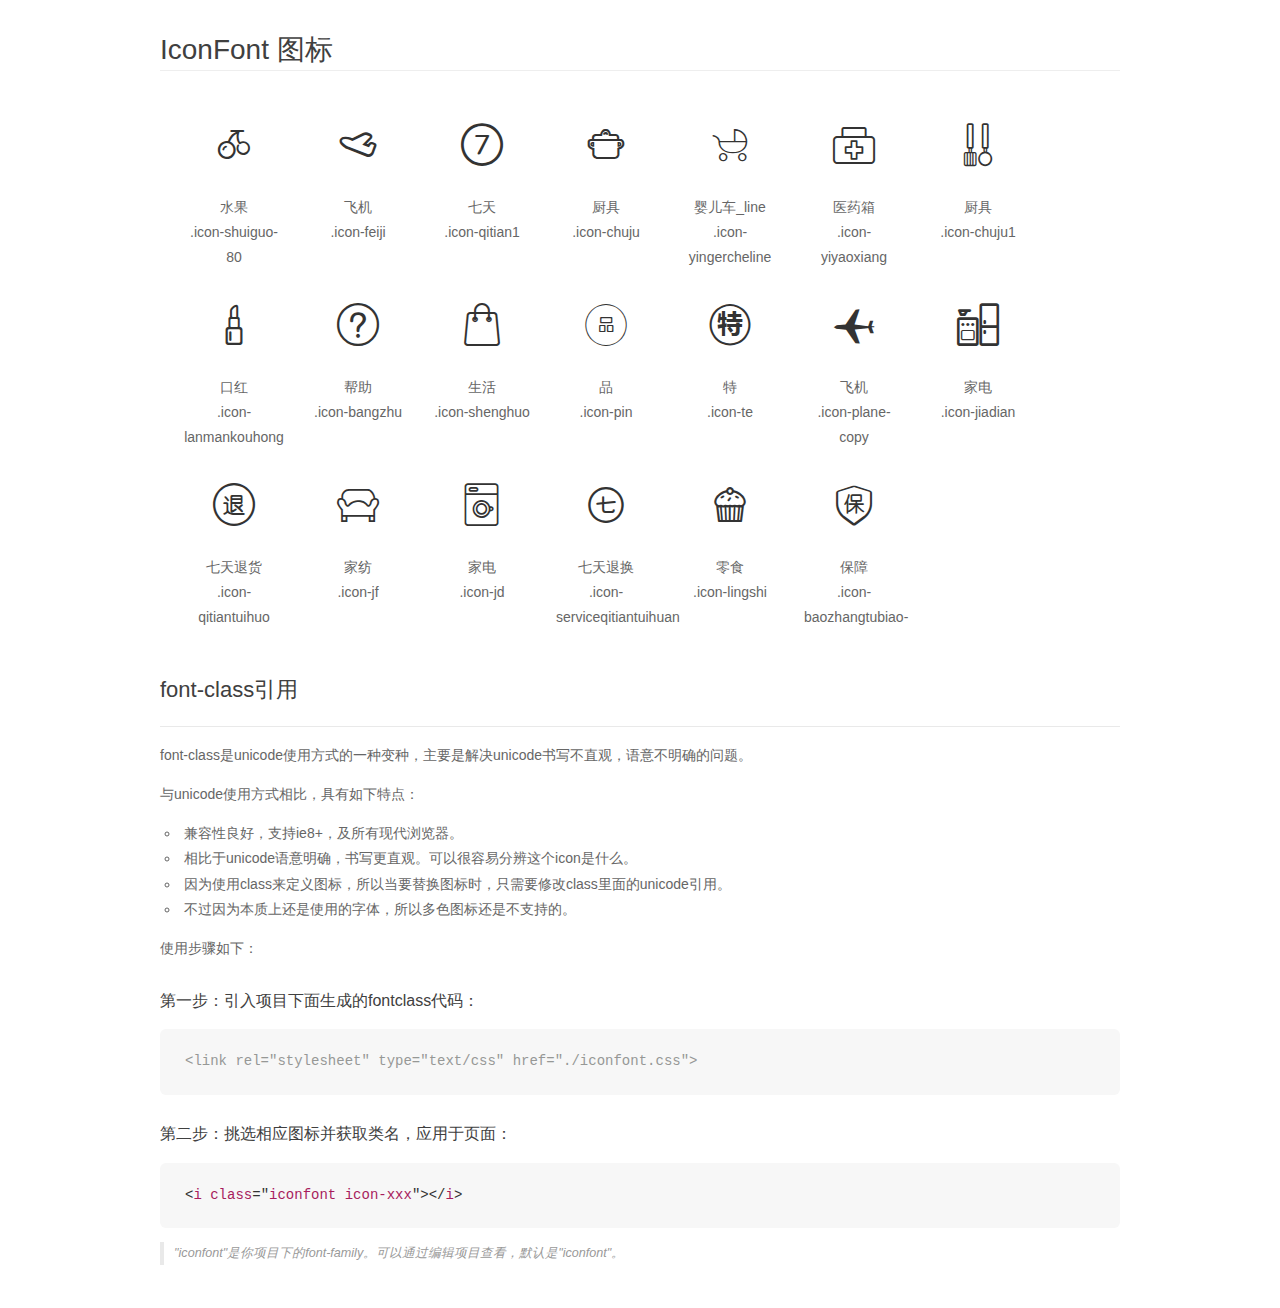
<file: img/font_3d03k1jbagbq33di/demo_fontclass.html>
<!DOCTYPE html>
<html>
<head>
    <meta charset="utf-8"/>
    <title>IconFont</title>
    <link rel="stylesheet" href="demo.css">
    <link rel="stylesheet" href="iconfont.css">
</head>
<body>
    <div class="main markdown">
        <h1>IconFont 图标</h1>
        <ul class="icon_lists clear">
            
                <li>
                <i class="icon iconfont icon-shuiguo-80"></i>
                    <div class="name">水果</div>
                    <div class="fontclass">.icon-shuiguo-80</div>
                </li>
            
                <li>
                <i class="icon iconfont icon-feiji"></i>
                    <div class="name">飞机</div>
                    <div class="fontclass">.icon-feiji</div>
                </li>
            
                <li>
                <i class="icon iconfont icon-qitian1"></i>
                    <div class="name">七天</div>
                    <div class="fontclass">.icon-qitian1</div>
                </li>
            
                <li>
                <i class="icon iconfont icon-chuju"></i>
                    <div class="name">厨具</div>
                    <div class="fontclass">.icon-chuju</div>
                </li>
            
                <li>
                <i class="icon iconfont icon-yingercheline"></i>
                    <div class="name">婴儿车_line</div>
                    <div class="fontclass">.icon-yingercheline</div>
                </li>
            
                <li>
                <i class="icon iconfont icon-yiyaoxiang"></i>
                    <div class="name">医药箱</div>
                    <div class="fontclass">.icon-yiyaoxiang</div>
                </li>
            
                <li>
                <i class="icon iconfont icon-chuju1"></i>
                    <div class="name">厨具</div>
                    <div class="fontclass">.icon-chuju1</div>
                </li>
            
                <li>
                <i class="icon iconfont icon-lanmankouhong"></i>
                    <div class="name">口红</div>
                    <div class="fontclass">.icon-lanmankouhong</div>
                </li>
            
                <li>
                <i class="icon iconfont icon-bangzhu"></i>
                    <div class="name">帮助</div>
                    <div class="fontclass">.icon-bangzhu</div>
                </li>
            
                <li>
                <i class="icon iconfont icon-shenghuo"></i>
                    <div class="name">生活</div>
                    <div class="fontclass">.icon-shenghuo</div>
                </li>
            
                <li>
                <i class="icon iconfont icon-pin"></i>
                    <div class="name">品</div>
                    <div class="fontclass">.icon-pin</div>
                </li>
            
                <li>
                <i class="icon iconfont icon-te"></i>
                    <div class="name">特</div>
                    <div class="fontclass">.icon-te</div>
                </li>
            
                <li>
                <i class="icon iconfont icon-plane-copy"></i>
                    <div class="name">飞机</div>
                    <div class="fontclass">.icon-plane-copy</div>
                </li>
            
                <li>
                <i class="icon iconfont icon-jiadian"></i>
                    <div class="name">家电</div>
                    <div class="fontclass">.icon-jiadian</div>
                </li>
            
                <li>
                <i class="icon iconfont icon-qitiantuihuo"></i>
                    <div class="name">七天退货</div>
                    <div class="fontclass">.icon-qitiantuihuo</div>
                </li>
            
                <li>
                <i class="icon iconfont icon-jf"></i>
                    <div class="name">家纺</div>
                    <div class="fontclass">.icon-jf</div>
                </li>
            
                <li>
                <i class="icon iconfont icon-jd"></i>
                    <div class="name">家电</div>
                    <div class="fontclass">.icon-jd</div>
                </li>
            
                <li>
                <i class="icon iconfont icon-serviceqitiantuihuan"></i>
                    <div class="name">七天退换</div>
                    <div class="fontclass">.icon-serviceqitiantuihuan</div>
                </li>
            
                <li>
                <i class="icon iconfont icon-lingshi"></i>
                    <div class="name">零食</div>
                    <div class="fontclass">.icon-lingshi</div>
                </li>
            
                <li>
                <i class="icon iconfont icon-baozhangtubiao-"></i>
                    <div class="name">保障</div>
                    <div class="fontclass">.icon-baozhangtubiao-</div>
                </li>
            
        </ul>

        <h2 id="font-class-">font-class引用</h2>
        <hr>

        <p>font-class是unicode使用方式的一种变种，主要是解决unicode书写不直观，语意不明确的问题。</p>
        <p>与unicode使用方式相比，具有如下特点：</p>
        <ul>
        <li>兼容性良好，支持ie8+，及所有现代浏览器。</li>
        <li>相比于unicode语意明确，书写更直观。可以很容易分辨这个icon是什么。</li>
        <li>因为使用class来定义图标，所以当要替换图标时，只需要修改class里面的unicode引用。</li>
        <li>不过因为本质上还是使用的字体，所以多色图标还是不支持的。</li>
        </ul>
        <p>使用步骤如下：</p>
        <h3 id="-fontclass-">第一步：引入项目下面生成的fontclass代码：</h3>


        <pre><code class="lang-js hljs javascript"><span class="hljs-comment">&lt;link rel="stylesheet" type="text/css" href="./iconfont.css"&gt;</span></code></pre>
        <h3 id="-">第二步：挑选相应图标并获取类名，应用于页面：</h3>
        <pre><code class="lang-css hljs">&lt;<span class="hljs-selector-tag">i</span> <span class="hljs-selector-tag">class</span>="<span class="hljs-selector-tag">iconfont</span> <span class="hljs-selector-tag">icon-xxx</span>"&gt;&lt;/<span class="hljs-selector-tag">i</span>&gt;</code></pre>
        <blockquote>
        <p>"iconfont"是你项目下的font-family。可以通过编辑项目查看，默认是"iconfont"。</p>
        </blockquote>
    </div>
</body>
</html>
</file>
<file: css/tianmao.css>
*{
	margin: 0px;
	padding: 0px;
	list-style: none;
	font-family: "微软雅黑","苹方";
	text-decoration: none;
}
.youbian{
	width:35px ;
	height: 100%;
	background: black;
	position: fixed;
	right: 0px;
	top: 0px;
	color: white;
	text-align: center;

}

.youbian .iconfont{
	color: white;
	font-size: 22px;
	display: block;
	width: 100%;
	height: 35px;
	text-align: center;
	margin-top: 90px;
	line-height: 35px;
}
.youbian .iconfont:hover{
	background: #DD2727;
}

.youbian-box{
	width: 25px;
	height: 100px;
	box-sizing: border-box;
	border-top: 1px solid #444444;
	border-bottom: 1px solid #444444;
	margin: 0px auto;
	/* color: white; */
}

.youbian span{
	display:block;
	font-size: 12px;
	height: 20px;
	width: 100%;
	line-height: 20px;
	color: white;
}

.youbian .a1{
	position: absolute;
	margin-top:-97px ;
	color: #BE0000;
}
.youbian .a1:hover span{
    background: #DD2727;
}

.header{
	width: 1349px;
	height: 34px;
	background:#F2F2F2;
	border-bottom: 1px solid #E5E5E5;
}
.header-box{
	width: 210px;
	height: 34px;
	/* background: yellow; */
	margin-left: 34px;
	font-size: 12px;
	color: #999999;
	line-height: 34px;
	float: left;
}
.header-box a{
	text-decoration: none;
	margin-left: 10px;
	color: #999999;
	position: relative;
	/* overflow: hidden; */
}
.header-box a:hover{
	color: #C40000;
}

.youbian i{
	display: block;
	font-style: normal;
	font-size: 20px;
	margin-top: 17px;
	width: 100%;
	height: 35px;
	line-height: 35px;

} 
.youbian i:hover{
	background: #C40000;
}
.youbian .a2{
	margin-top: 0px;
}

.youbian .a2{
	margin-top: 0px;
}
.youbian a{
	color: white;
}

.youbian .a4{
	margin-top: 0px;
}

.youla{
	width: 90px;
	height: 35px;
	background: #7C7C7C;
	position: absolute;
	text-align: center;
	line-height: 35px;
	color: white;
	font-size: 12px;
	left: -90px;
	top: 90px;
	opacity: 0;
	transform: translateX(-50px);
	transition: 0.3s linear;


}
.youla-box{
	width: 0px;
	border-left: 6px solid rgba(124, 124, 124, 1.0);
	border-top: 6px solid rgba(124, 124, 124, 0);
	border-bottom: 6px solid rgba(124, 124, 124, 0);
	position: absolute;
	right: -6px;
	bottom: 12px;
}

.youbian a:hover .youla{
	opacity: 1;
	transform: translateX(0px);
} 

.youbian .z1{
	top: 242px;
}
.youbian .z2{
	top: 277px;
}
.youbian .z3{
	top: 312px;
}
.youbian .z4{
	top: 347px;
}
.youbian .z5{
	top: 382px;
}
.youbian .z6{
	top: 507px;
}



.header-box1{
	width: 678px;
	height: 34px;
	/* background: yellowgreen; */
	float: right;
	margin-right: 80px;
	line-height: 34px;
	font-size: 12px;
	position: relative;	
	
}
.header-box1 a{
	display: inline-block;
	height: 100%;
	margin-right: 10px;
	color: #999999;
	

}
.header-box1 a:hover{
	color: #C40000;
}

.header-box1 .nba:hover{
	background: white;
	color: #C40000;
	text-decoration: underline;
}

.header-box1 .iconfont{
	color: #DD2727;
	font-size: 14px;
}

.box333333{
	display: inline-block;
	width: 0px;
    border-top: 5px solid rgba(153, 153, 153, 1);
    border-right: 3px solid rgba(153, 153, 153, 0);
    border-left: 3px solid rgba(153, 153, 153, 0);
    transition: 0.2s linear;
   
} 
.header-box1 a:hover .box333333{
	 transform: rotateZ(180deg);
}

.xiala{
	width: 96px;
	height: 58px;
	background: white;
	position: absolute;
	box-sizing: border-box;
	border: 1px solid #E5E5E5;
	border-top: 0px;
	text-align: center;
	z-index: 10;
	line-height: 25px;
	display: none;
	left: -1px;

}
.xiala span{
    display: inline-block;
    margin-top: 5px;
    color: #999999;
}
.xiala span:nth-child(2){
	margin-top: 0px;
}
.xiala span:hover{
    color: #DD2727;
    text-decoration: underline;
}
.header-box1 a:hover .xiala{
	display: block;
}

.header-box1 .n1{
	left: 260px;
}
.header-box1 .n2{
	width: 175px;
	height: 227px;
	left: 290px;
	top: 30px;
	text-align: center;
	box-shadow: 0px 0px 10px #DCDCDC;
}
.sanjiao{
	width: 0px;
	border-bottom: 8px solid rgba(255, 255,255, 1);
	border-left: 6px solid rgba(255, 255,255, 0);
	border-right: 6px solid rgba(255, 255, 255, 0);
	transform: translate(85px, -226px);
}
.header-box1 .n2 img{
	margin-top: 14px;
}

.header-box1 .n3{
	width: 143px;
	height: 176px;
	left: 430px;
	text-align: center;
	line-height: 176px;
}
.gjs{
    position: absolute;
    top:34px;
    width: 1230px;
    padding: 15px 0;
    background: #fff;
    z-index: 100;
    right: -20px;
    display: none;
}
.header-box1 .nba:hover .gjs{
	display: block;
}
.gjs dl{
    width: 280px;
    float: left;
    padding-left: 20px;
     border-left: 1px solid #eee;
}
.wzdh1:hover{
	color: #c40000;
}
.gjs dl dd .items a{
    overflow: hidden;
    float: left;
    width: 60px;
    white-space: nowrap;
    color: #999;
}
.gjs dl dt{
    margin-bottom: 5px;
    font-weight: bold;
    color: #666;
}
.gjs dl dd .items a:hover{color: red;}
.info4{
	margin-bottom: 5px;
    font-weight: bold;
    color: #666;
    font-size: 14px;
    width: 280px;
    float: left;
}
ul a{
	float: left;
    color: #999999;
    margin-right: 15px;
}
ul span{
	float: left;
}




.logo{
	width: 1349px;
	height: 131px;
	/* background: black; */
	padding-top: 1px;
	position: relative;
}
.logo img{
	display: block;
	margin-top:27px;
	margin-left: 99px;
	float: left;
}
.logo input{
	width: 621px;
	height: 38px;
	float: left;
	margin: 40px 174px;
	box-sizing: border-box;
	padding-left: 10px;
	border: 2px solid #DD2727;
	outline: none;
}
input[class~='value']{
	margin-left: 10px;
}
.soushuo{
	width: 130px;
	height: 36px;
	background: #DD2727;
	position: absolute;
	top: 43px;
	left:858px;
	text-align: center;
	line-height: 36px;
	color: white;
	font-size: 20px;
}
.logo-box{
	width: 552px;
	height: 31px;
	/* background:red; */
	position: absolute;
	left: 360px;
	top: 81px;
	line-height: 31px;
}
.logo-sanbox{
	width: 53px;
	height: 16px;
	/* background: blue; */
	float: left;
	font-size: 15px;
	margin: 7px auto;
	line-height: 16px;
	text-align: center;
	margin-left: 3.5px;
	margin-right: 3.5px;
	color: #999999;
}
.logo-box span{
	display: inline-block;
    width: 1px;
    height: 16px;
    background: #999999;
    float: left;
    margin-top: 7px;
}
.logo-box .a1{
	color: #C40000;
}
.banner{
	width: 1349px;
	height: 36px;
	background: #DD2727;	
}


.banner-box{
	width: 200px;
	height: 35px;
	background: #C60A0A;
	margin-left: 45px;
	padding-top: 1px;
	float: left;
}
.banner-box img{
	display: block;
	margin-left: 14px;
	margin-top: 12px;
}
.banner-box strong{
	display: block;
	float: left;
	margin-left: 36px;
	margin-top: -22px;
	color: white;
	font-size: 19px;
}
.banner-wenzi{
	font-size: 17px;
	font-weight:bold;
	float: left;
	margin-top: 8px;
	margin-left: 30px;
	position: relative;
}
.banner-wenzi img{
	float: left;
	margin-top: 3px;
	
}
.mmm{
	color: white;
}
.banner-wenzi1{
	font-size: 17px;
	float: left;
	margin-top: 8px;
	margin-left: 30px;
	position: relative;
}
.shangla{
	width: 42px;
	height: 10px;
	background-image: url('../img/download.png');
	background-size: 42px;
	position: absolute;
	top: -8px;
	left:25px ;
    /* 	display: none; */
    transition: 0.3s ease-in;
    background-repeat: no-repeat;

}
.shangla1{
	width: 42px;
	height: 10px;
	background-image: url('../img/download.png');
	position: absolute;
	top: -8px;
	left: 15px;
	/* display: none; */
	background-size: 42px;
	 transition: 0.3s ease-in;
    background-repeat: no-repeat;
}
.shangla2{
	width: 42px;
	height: 10px;
	background-image: url('../img/download.png');
	position: absolute;
	top: -8px;
	left: 5px;
	/* display: none; */
	background-size: 42px;
	transition: 0.3s ease-in;
    background-repeat: no-repeat;
}
.banner-wenzi:hover .shangla{
	display: block;
	top:-18px;
}
.banner-wenzi1:hover .shangla1{
	display: block;
	top:-18px;
}
.banner-wenzi1:hover .shangla2{
	display: block;
	top:-18px;
}






.banner1{
	width: 1349px;
	height: 500px;
	background-image: url('../img/banner.jpg');
	position: relative;
}
.banner1 .lunbo{
	width: 200px;
	height: 20px;
	/* background: red; */
	position: absolute;
	margin: auto;
	bottom:20px;
	left: 0px;
	right: 0px;
}

.lunbo .lunbo-box{
	width: 19px;
	height: 19px;
	background: white;
	border-radius: 50%;
	float: left;
	margin-right: 16px;
	opacity: 0.5;

}
.lunbo-box:last-child{
	margin-right: 0px;
}

.banner1-box{
	width: 200px;
	height: 500px;
	/* background: blue; */
	margin-left: 45px;
	position: relative;
}
.banner1-sanbox{
	width: 200px;
	height: 30.25px;
	background: #EEE5E7;
	padding-top: 1px;
	line-height: 30.25px;
	

}
.banner1-sanbox:hover{
	background: white;

}
.banner1-sanbox:hover span>a{
	color: #DD2727;
	font-weight: bold;
}

.banner1 .iconfont{
	display: inline-block;
	width: 16px;
	height: 15px;
	margin-left: 15px;
}
.banner1-sanbox:hover .iconfont{
	color: #DD2727;
}

.banner1-box a{
/* 	display: inline-block; */
    font-size: 13px;
	color: #000000;
	margin-left: 5px;
}



.bannernav ul{
	margin-top: 8px;
}
.bannernav ul li{
	height:28px;
	padding-right: 8px;
	padding-left: 10px;
	padding-bottom: 2px;
	line-height:28px;
	color: #fbfbfb;
}
.bannernav ul li span{
	float: left;
	font-size: 14px;
	color: #fbfbfb;
	font-weight: 700;
}
.bannernav ul li i{
	float: right;
	font-style: normal;
	font-weight: 700;
}
.bannernav ul li:hover{
	background-color: #fff;	
}
.cdnn_zuo{
	float: left;
	width: 583px;
	height: 462px;
	margin: 19px 16px;
	overflow: hidden;
}
.cdzu_title{
	width: 75px;
	height: 22px;
	float: left;
	margin-right: 10px;
	/*background: pink;*/
	position: relative;
}
.title_text{
	font-size: 14px;
	font-weight: 800;
	line-height: 22px;
	color: #333;
}
.icon-icondayu{
	position: absolute;
	top: 5px;
	right: -15px;
}
.cazu_jtnn{
	width: 493px;
	float: left;
}
.jtnn_name{
	height: 22px;
	line-height: 22px;
	font-size: 14px;
	color: #666;
	float: left;
	margin-left: 13px;
	font-family: 微软雅黑;
}
.jtnn_name:hover{
	color: #e54077;
}
.jtnn_name:nth-child(2){
	color: #e54077;
}
.jtnn_name:nth-child(3){
	color: #e54077;
}
.jtnn_name:nth-child(5){
	color: #e54077;
}
.jtnn_name:nth-child(7){
	color: #e54077;
}
.jtnn_name:nth-child(8){
	color: #e54077;
}
.name2:nth-child(1){
	color: #427def;
}
.name2:nth-child(3){
	color: #427def;
}
.name2:nth-child(4){
	color: #427def;
}
.name2:nth-child(8){
	color: #427def;
}
.name2:nth-child(10){
	color: #427def;
}
.name2:nth-child(11){
	color: #427def;
}
.name2:nth-child(6){
	color: #427def;
}
.xuxian{
	margin-bottom: 10.5px;
	border-bottom-width: 1px;
	border-bottom-style: dashed;
	border-bottom-color: rgba(0,0,0,.1);
	height: 10.5px;
	clear: both;
}
.cdnn_you{
	float: left;
	background-color: #FAFAFA;
	width: 189px;
	padding: 10px;
	height: 480px;
	overflow: hidden;
	z-index: 600;
}
.youboxaa{
	width: 85px;
	height: 45px;
	float: left;
	margin-right: 1px;
	margin-bottom: 1px;
	overflow: hidden;
	background-color: #fff;
}
.youboxaa:nth-of-type(17){
	width: 167px;
	height: 87px;
	clear: both;
}
.yaatu{
	float: left;
	display: block;
	width: 80px;
	margin:0 auto;
}
.yaatu2{
	display: block;
	float: left;
	width: 167px;
	height: 87px; 
}
.banner1-box>.banner1-sanbox>.hl{
	width: 900px;
	height: 500px;
	left: 178px;
    position: absolute;
    background-color: #fff;
    top: 0px;
    display: none;
/*     padding: 15px 15px; */
    box-sizing: border-box;
    z-index: 300;
}
 li a{
	display: block;
}
.k1_zuo{
	float: left;
	width: 550px;
	margin-bottom: 8px;
}
.k1_bt{
	display: inline-block;
    width: 100px;
    overflow: hidden;
    text-align: justify;
    font-size: 14px;
    font-weight: 700;
    line-height: 22px;
    color: #333;
    float: left;
}
.k1_box{
	width: 400px;
	color: #999;
    font-size: 12px;
    float: left;
}
.k1_box_b{
    line-height: 22px;
    font-size: 14px;
    color: #666;
    float: left;
    margin-left: 16px;
    cursor: auto;
}
.youbox{
	width: 220px;
	height: 426px;
	position: absolute;
	right: 100px;
	top:9px;
	z-index: 10;
}
.youtu1{
	width: 220px;
	height: 235px;
	margin-bottom:10px; 
}
.youtu2{
	width: 220px;
	height: 235px;
}

.banner1-sanbox:hover .hl{
	display: block
}







.dakuang{
	width: 1349px;
	/* height: 8406px; */
    background: #F5F5F5;
    padding-top: 1px;
    overflow: hidden;
}

.zhibo{
	width: 1230px;
	height: 435px;
	/* background: red; */
	margin: 60px 45px;
	margin-bottom: 0px;
}
.zhibo img{
	float: left;
}
.zhibo-box{
	width: 122.6px;
	height: 108px;
	background-image: url('../img/kuleshiguan.png');
	border-right: 1px solid #F5F5F5;
	border-bottom: 1px solid #F5F5F5;
	float: left;
}

.mb1{
	background: white;
	text-align: center;
	color: #9BA8A8;
}
.mb1 .iconfont{
	display: inline-block;
	font-size: 25px;
	display: inline-block;
	text-align: center;
	margin-top: 30px;
	transition: 0.3s linear;

}
.mb1 span{
	display: block;
}
.mb1:hover .iconfont{
	transform: rotateZ(180deg);
}
.mb1:hover{
	background: red;
	color: white;
}



.zhibo-sanbox{
	width: 122.6px;
	height: 107px;
	background: black;
	padding-top:1px ;
	opacity: 0;
	transition: 0.4s linear;

}
.zhibo-yuanjiao{
	width: 64px;
	height: 20px;
	background: red;
	margin-left:27px;
	margin-top: 5px;
	border-radius: 20px;
	font-size: 14px;
	color: white;
	text-align: center;
	line-height: 20px;
}
.zhibo-sanbox span{
	font-size: 14px;
	display: block;
    margin-top: 38px;
    margin-left: 20px;
    color: white;
}
.zhibo-sanbox .a1{
	margin-left: 95px;
	margin-top: 10px;
}
.zhibo-sanbox a{
	text-decoration: none;
}
.zhibo-box:hover .zhibo-sanbox{
	display: block;
	opacity: 0.7;
}

.chaoliu{
	width: 1230px;
	height: 477px;
	background: #F5F5F5;
	margin-top:31px;
	margin-left: 45px;
}
.chaoliu-box{
	width: 238px;
	height: 100%;
	background: white;
	float: left;
	margin-right: 9.9px;
}
.chaoliu .a1{
	margin-right: 0px;
}
.chaoliu-sanbox{
	width: 238px;
	height: 36px;
	background: #DD2727;
	line-height: 36px;
	text-align: center;
	font-size: 19px;
	color: white;
	
}
.chaoliu-sanbox1{
	width: 238px;
	height: 218px;
	background: white;
	padding-top: 1px;

}
.chaoliu-xiang{
	width: 200px;
	height: 1px;
	background: #F8F8F8;
	margin-left: 20px;
}

.chaoliu-sanbox1 .yuan{
	width: 140px;
	height:140px;
	background: #F8F8F8;
	border-radius: 50%;
	margin-left: 48px;
	position: relative;
}
.chaoliu-sanbox1 img{
	width: 130px;
	height: 130px;
}

.chaoliu-sanbox1 .a2{
	position: absolute;
	top: 0px;
	left: 4px;
	transition: 0.5s linear;
}
.chaoliu-sanbox1:hover .a2{
	display: block;
	transform: scale(1.1, 1.1);
}
.chaoliu-sanbox1 a{
	text-decoration: none;
	
}
.chaoliu-sanbox1 span{
	display: block;
	font-size: 21px;
	color: black;
	margin-top: 10px;
}
.chaoliu-sanbox1 .a1{
	font-size: 14px;
	color: #888888;
	display: block;
	margin-top: -45px;
}



.guangao{
	width: 100%;
	height: 109px;
	/* background: red; */
	padding-top: 1px;
}
.guangao img{
	display: block;
	margin-top: 10px;
	margin-left: 45px;
}
.meili{
	width: 100%;
	height: 52px;
	/* background: blue; */
	padding-top: 1px;
	font-size: 18px;
}
.meili-sonbox{
	width: 5px;
	height: 20px;
	background: #EA5F8D;
	margin-top: 23px;
	margin-left: 45px;
}
.meili span{
	display: block;
	float: left;
	margin-left: 60px;
	margin-top: -23px;
}
.meili  i{
	font-style: normal;
	display: block;
	float: left;
	margin-left: 5px;
	margin-top: -20px;
	font-size: 15px;

}
.meili-sonbox1{
	width: 620px;
	height: 39px;
	/* background: white; */	
	float: right;
	margin-top: -30px;
	margin-right: 50px;
	text-align: center;
	line-height: 39px;
} 
.meili a{
	text-decoration: none;
	color: #000000;
	font-size: 14px;
	margin-left: 14px;
}
.meili a:hover{
	text-decoration: underline;
}



.meili-box{
	width: 1229px;
	height: 440px;
	background:#F5F5F5;
	margin-left: 45px;
	position: relative;
}
.c1{
	width: 246px;
	height: 440px;
	margin-left: 0px;
	float: left;
}
.meili-img{
	width: 246px;
	height: 330px;
	background:white;
	position: absolute;
	top: 0px;
	opacity: 0;
	transition: 0.3s ease-in;
}
.meili-box .c1:hover .meili-img{
	display: block;
    opacity: 0.4;
}





.meili-box2{
	width: 244px;
	height: 439px;
	background:#F5F5F5;
	float: left;
	margin-right:1px;
}

.meili-box .z1{
	margin-right: 0px;
	width: 248px;
}
.meili-sonbox2{
	width: 100%;
	height: 219px;
	background: white;
	margin-bottom: 1px;
	padding-top: 1px;
} 
.meili-box2/* .meili-sonbox2 */ a{
	text-decoration: none;
	font-size: 18px;
	color: black;
	display: block;
/* 	margin-top: 20px;
	margin-left: 30px; */
}
.meili-sonbox2 span{
	display: block;
	color: #EA5F8D;
	font-size: 12px;
	margin-top: -15px;
	margin-left: 30px;
}
.meili-sonbox2 em{
	font-style: normal;
	display: block;
	margin-top: 20px;
	margin-left: 30px;
}
.meili-sonbox2 img{
	margin-left: 185px;
	margin-top: 3px;
	transition: 0.1s linear;
}
.meili-sonbox2:hover img{
	margin-left: 180px;
}


.meili-sonbox3{
	width: 100%;
	height: 146px;
	background: white;
	margin-bottom: 1px;
	padding-top: 1px;
} 
.meili-sonbox3 a{
	text-decoration: none;
	font-size: 18px;
	/* color: black; */
/* 	display: block;
	margin-top: 20px;
	margin-left: 30px; */
}
.meili-sonbox3 em{
	display: block;
	margin-top: 25px;
	margin-left:30px;
	font-style: normal;
}
.meili-sonbox3 span{
	color: #EA5F8D;
	font-size: 12px;
	display: block;
	margin-top: -20px;
	margin-left:30px;
}
.meili-sonbox3 img{
	margin-left: 185px;
	margin-top: -20px;
	transition: 0.1s linear;
}
.meili-sonbox3:hover img{
	margin-left: 180px;
}


.meili-box .z2{
	width: 490px;
	height: 219px;
	background: white;
	border-bottom: 1px solid #FFFFFF;
}
.meili-box .z3{
	width: 490px;
	height: 219px;
	background: #F5F5F5;
	position: absolute;
	left: 246px;
	bottom: 0px;
}

.meili-box .z2 a{
	text-decoration: none;
}
.meili-box .z2 em{
	font-style: normal;
	font-weight: bold;
	font-size: 22px;
	display: block;
	margin-top: 48px;
	margin-left: 47px;
	color: #000000;
}
.meili-box .z2 span{
	display: block;
	font-size: 18px;
	margin-top: -20px;
	margin-left: 47px;
	color: #000000;
}
.meili-box .z2 i{
	font-style: normal;
	display: block;
	font-size: 15px;
	margin-top: -20px;
	margin-left: 47px;
	color: #0AA6E8;
}
.meili-box .z2 img{
	margin-left: 314px;
	margin-top: -93px;
	transition: 0.2s linear;
}
.z2:hover img{
	margin-left: 310px;
}

.m1{
	width: 244px;
	height: 220px;
	position: absolute;
	right:0px;
	top: 0px;
}
.m2{
	width: 244px;
	height: 220px;
	position: absolute;
	left:0px;
	top: 0px;
}
.k1 span:only-of-type{
   color: #0AA6E8;
}
.k2 span:only-of-type{
   color: #64C333;
}
.s1{
	margin-right: 65px;
}

.meili-sonbox4{
	width: 248px;
	height: 110px;
	background: white;
	margin-bottom: 1px;
	padding-top: 1px;
}
.meili-sonbox4 em{
	font-style: normal;
	display: block;
	margin-top: 25px;
	margin-left: 20px;
}
.meili-sonbox4 span{
	color: #F1546B;
	font-size: 12px;
	display: block;
	margin: -23px;
	margin-left: 20px;
}
.meili-sonbox4 img{
	margin-left: 156px;
	margin-top: -40px;
	transition: 0.2s linear;
}
.meili-sonbox4:hover img{
	margin-left: 150px;
}
.k3 span:only-of-type{
   color: #F15453;
}


.s2{
	margin-right:-45px;
}

.k4 span:only-of-type{
	color: #19C8A9;
}
.k5 span:only-of-type{
	color: #F7A945;
}


section{
	width: 1230px;
	height: 64px;
	/* background: red; */
	margin-left: 45px;
	text-align: center;
	line-height: 64px;
	color: #737373;
	font-size: 18px;
}
section span{
	display: block;
	width: 30px;
	height: 1px;
	float: left;
	background: #737373;
}
section span:nth-child(1){
	position: absolute;
	margin-left: 530px;
	margin-top: 32px;
}
section span:last-child{
	position: absolute;
	margin-left: 670px;
	margin-top: -35px;
}
section .iconfont{
	color: #c40000;
}

.xihuan{
	width: 1230px;
	height: 319px;
	/* background: red; */
	margin-left: 45px;
}

.xihuan-box{
	width: 239px;
	height: 319px;
	background: white;
	float: left;
	margin-right: 5px;
	 position: relative; 
	box-sizing: border-box;
	border: 1px solid white;
}



.x1{
	display: block;
	margin: 1px auto;
	/* background: blue; */
}


.xihuan-box i{
	font-style: normal;
	display: block;
	width: 209px;
	color: #666666;
	font-size: 12px;
	margin: 7px auto;
}
.xihuan-box span{
	color: #FF0000;
	font-size: 14px;
	display: block;
	margin-left:14px ;
}
.xihuan-sonbox{
	width: 235px;
	height: 230px;
	background: white;
	position: absolute;
	top: 2px;
	left: 2px;
	opacity: 0.2;
	display: none;
}

.xihuan-box:hover .xihuan-sonbox{
	display: block;
}
.xihuan-box:hover{
	border: 1px solid red;
}
.xihuan-box:nth-child(4){
	border: 0px;
}

.xihuan-box:nth-child(5){
	margin-right: 0px;
}

.t1{
	margin-top: 14px;
}



.dakuai{
	width: 100%;
	height: 558px;
	background: white;
	margin-top: 30px;
}

.jiewei{
	width: 1192px;
	height: 145px;
	/* background: red; */
	box-sizing: border-box;
	border-bottom: 1px solid #EDEDED;
	margin-left: 50px;
	padding-top: 1px;
}

.jiewei-box{
   width: 100%;
   height: 53px;
/*    background:red; */
   margin-top: 44px;
}
.jiewei-box li{
	width: 297px;
	height: 53px;
/* 	background: #555; */
	float: left;
	padding-top: 1px;
	box-sizing: border-box;
}

.jiewei-box li:nth-child(2),li:nth-child(4),li:nth-child(6){
	width: 1px;
	height: 45px;
	background: #CCCCCC;
	margin-top: 3px;
}

.jiewei-box img{
    margin-left: 44px;
}
.jiewei-box strong{
	display: block;
	margin-top:-50px;
	margin-left: 100px;
}
.jiewei-box span{
	display: block;
	margin-left: 100px;
}

.jiewei2{
   width: 1192px;
   height: 212px;
  /*  background: red; */


}

.jiewei2-box{
	width: 1192px;
	height: 212px;
	/* background: yellow; */
	margin-left: 45px;

	
	
}

.jiewei2-sonbox{
	width: 173px;
	height: 212px;
	/* background: blue; */
	float: left;
	margin-right:20px;
	margin-left: 40px;

}

.jiewei2-sonbox:last-child{
	margin-right: 0px;
}

.jiewei2-box strong{
	font-size:18px ;
	display: block;
	margin-top: 30px;
	text-align: center;
}
.jiewei2-box a{
	display: block;
	font-size: 12px;
	color: #8B8B8B;
	margin: 5px;
	margin-left: 49px;
}


.jiewei2-sonbox img{
	margin-top: 10px;
	margin-left: 50px;
}


.jiewei2 .o1{
	position: absolute;
	margin-top:-26px;
	margin-left: 130px;
}



.jiewei3{
	width: 100%;
	height: 201px;
	background: black;
	box-sizing: border-box;
	border-top: 2px solid red;
	position: relative;
}
.jiewei3 span{
	color: white;
	font-size: 12px;
	display: block;
	margin-left: 80px;
	margin-top: 14px;
}
.jiewei3 i{
	font-style: normal;
	font-size: 12px;
	color: #A4A4A4;
	display: inline-block;
	margin-left: 80px;
	margin-top: 15px;
}
.jiewei3 .a1{
	display: inline-block;
	color: #A4A4A4;
}
.jiewei3 .aaaa1{
	margin-left: 70px;
	margin-top: 5px;
	position: absolute;
	margin-top:10px;
}
.jiewei3 .a2{
	display: inline-block;
	margin-left: 100px;
	position: absolute;
	color: #A4A4A4;
}
.jiewei3 em{
	display: block;
	font-style: normal;
	color: #A4A4A4;
	margin-left: 80px;
	font-size: 12px;
	margin-top: 5px;
}
.aaa11{
	color: #A4A4A4;
}
</file>
<file: font_ctaamrdrm4gc766r/iconfont.css>
@font-face {font-family: "iconfont";
  src: url('iconfont.eot?t=1490625817432'); /* IE9*/
  src: url('iconfont.eot?t=1490625817432#iefix') format('embedded-opentype'), /* IE6-IE8 */
  url('iconfont.woff?t=1490625817432') format('woff'), /* chrome, firefox */
  url('iconfont.ttf?t=1490625817432') format('truetype'), /* chrome, firefox, opera, Safari, Android, iOS 4.2+*/
  url('iconfont.svg?t=1490625817432#iconfont') format('svg'); /* iOS 4.1- */
}

.iconfont {
  font-family:"iconfont" !important;
  font-size:16px;
  font-style:normal;
  -webkit-font-smoothing: antialiased;
  -moz-osx-font-smoothing: grayscale;
}

.icon-shouji:before { content: "\e625"; }

.icon-gouwuche:before { content: "\e60a"; }

.icon-xin1:before { content: "\e60b"; }

.icon-xin:before { content: "\e600"; }

.icon-daohang:before { content: "\e646"; }
</file>
<file: iconfont1/iconfont.css>
@font-face {font-family: "iconfont";
  src: url('iconfont.eot?t=1491023878705'); /* IE9*/
  src: url('iconfont.eot?t=1491023878705#iefix') format('embedded-opentype'), /* IE6-IE8 */
  url('iconfont.woff?t=1491023878705') format('woff'), /* chrome, firefox */
  url('iconfont.ttf?t=1491023878705') format('truetype'), /* chrome, firefox, opera, Safari, Android, iOS 4.2+*/
  url('iconfont.svg?t=1491023878705#iconfont') format('svg'); /* iOS 4.1- */
}

.iconfont {
  font-family:"iconfont" !important;
  font-size:16px;
  font-style:normal;
  -webkit-font-smoothing: antialiased;
  -moz-osx-font-smoothing: grayscale;
}

.icon-zhongfu:before { content: "\e669"; }
</file>
<file: iconfont/iconfont.css>
@font-face {font-family: "iconfont";
  src: url('iconfont.eot?t=1490785353556'); /* IE9*/
  src: url('iconfont.eot?t=1490785353556#iefix') format('embedded-opentype'), /* IE6-IE8 */
  url('iconfont.woff?t=1490785353556') format('woff'), /* chrome, firefox */
  url('iconfont.ttf?t=1490785353556') format('truetype'), /* chrome, firefox, opera, Safari, Android, iOS 4.2+*/
  url('iconfont.svg?t=1490785353556#iconfont') format('svg'); /* iOS 4.1- */
}

.iconfont {
  font-family:"iconfont" !important;
  font-size:16px;
  font-style:normal;
  -webkit-font-smoothing: antialiased;
  -moz-osx-font-smoothing: grayscale;
}

.icon-bangzhuzhongxin:before { content: "\e604"; }

.icon-top:before { content: "\e60c"; }

.icon-icon:before { content: "\e634"; }

.icon-jingpinnanzhuang:before { content: "\e623"; }

.icon-e618:before { content: "\e601"; }

.icon-gouwuche1:before { content: "\e689"; }

.icon-meishi:before { content: "\e607"; }

.icon-serviceqitiantuihuan:before { content: "\e605"; }

.icon-fudai:before { content: "\e629"; }

.icon-xin:before { content: "\e60e"; }

.icon-chongzhi:before { content: "\e63b"; }

.icon-huazhuangpin:before { content: "\e60f"; }

.icon-nanzhuang:before { content: "\e622"; }

.icon-zhubaoshipin:before { content: "\e63c"; }

.icon-gouwuche:before { content: "\e648"; }

.icon-erweima:before { content: "\e62a"; }

.icon-xihuan:before { content: "\e6c6"; }

.icon-lishi:before { content: "\e62b"; }

.icon-xihuan1:before { content: "\e60d"; }

.icon-feiji:before { content: "\e63d"; }

.icon-icon1460191793239:before { content: "\e661"; }

.icon-yiyaobaojian-copy:before { content: "\e603"; }

.icon-liangyoushengxian:before { content: "\e602"; }

.icon-dian9gedian:before { content: "\e6f8"; }

.icon-jiadian:before { content: "\e613"; }

.icon-asmkticon0107:before { content: "\e79c"; }

.icon-chongyinkafei:before { content: "\e631"; }

.icon-tianmao01:before { content: "\e606"; }

.icon-top1:before { content: "\e64c"; }

.icon-shiliangzhinengduixiang1:before { content: "\e614"; }

.icon-touzijilu:before { content: "\e62c"; }

.icon-jiafangjiashi:before { content: "\e72c"; }

.icon-wujiaoxing2:before { content: "\e881"; }

.icon-xie-copy:before { content: "\e600"; }

.icon-muyingyongpin:before { content: "\e870"; }

.icon-tianmao:before { content: "\e704"; }

.icon-top2:before { content: "\e626"; }

.icon-qiche:before { content: "\e676"; }

.icon-sanjiaoxing:before { content: "\e61c"; }

.icon-icon1:before { content: "\e61f"; }

.icon-genjinjilu:before { content: "\e678"; }
</file>
<file: img/15/iconfont.css>
@font-face {font-family: "iconfont";
  src: url('iconfont.eot?t=1488259561998'); /* IE9*/
  src: url('iconfont.eot?t=1488259561998#iefix') format('embedded-opentype'), /* IE6-IE8 */
  url('iconfont.woff?t=1488259561998') format('woff'), /* chrome, firefox */
  url('iconfont.ttf?t=1488259561998') format('truetype'), /* chrome, firefox, opera, Safari, Android, iOS 4.2+*/
  url('iconfont.svg?t=1488259561998#iconfont') format('svg'); /* iOS 4.1- */
}

.iconfont {
  font-family:"iconfont" !important;
  font-size:16px;
  font-style:normal;
  -webkit-font-smoothing: antialiased;
  -moz-osx-font-smoothing: grayscale;
}

.icon-xie:before { content: "\e600"; }

.icon-liebiao:before { content: "\e605"; }

.icon-shouji:before { content: "\e625"; }

.icon-qitian:before { content: "\e61e"; }

.icon-gouwuche:before { content: "\e607"; }

.icon-tuikuan:before { content: "\e6be"; }

.icon-msnui-cart:before { content: "\e672"; }

.icon-qiche:before { content: "\e651"; }

.icon-shouji1:before { content: "\e60b"; }

.icon-jiaju:before { content: "\e60a"; }

.icon-fenqi:before { content: "\e62a"; }

.icon-zuanshi:before { content: "\e665"; }

.icon-xin:before { content: "\e675"; }

.icon-nanzhuang:before { content: "\e629"; }

.icon-nvzhuang:before { content: "\e62b"; }

.icon-tushuyinxiang:before { content: "\e634"; }

.icon-you:before { content: "\e676"; }

.icon-shuiguo-80:before { content: "\e613"; }

.icon-feiji:before { content: "\e63c"; }

.icon-qitian1:before { content: "\e639"; }

.icon-chuju:before { content: "\e640"; }

.icon-yingercheline:before { content: "\e8db"; }

.icon-yiyaoxiang:before { content: "\e60c"; }

.icon-chuju1:before { content: "\e621"; }

.icon-lanmankouhong:before { content: "\e60d"; }

.icon-bangzhu:before { content: "\e61a"; }

.icon-shenghuo:before { content: "\e666"; }

.icon-pin:before { content: "\e664"; }

.icon-te:before { content: "\e60e"; }

.icon-plane-copy:before { content: "\e627"; }

.icon-jiadian:before { content: "\e60f"; }

.icon-qitiantuihuo:before { content: "\e683"; }

.icon-jf:before { content: "\e618"; }

.icon-jd:before { content: "\e61c"; }

.icon-serviceqitiantuihuan:before { content: "\e614"; }

.icon-lingshi:before { content: "\e674"; }

.icon-baozhangtubiao-:before { content: "\e643"; }
</file>
<file: img/font_3d03k1jbagbq33di/iconfont.css>
@font-face {font-family: "iconfont";
  src: url('iconfont.eot?t=1488194117549'); /* IE9*/
  src: url('iconfont.eot?t=1488194117549#iefix') format('embedded-opentype'), /* IE6-IE8 */
  url('iconfont.woff?t=1488194117549') format('woff'), /* chrome, firefox */
  url('iconfont.ttf?t=1488194117549') format('truetype'), /* chrome, firefox, opera, Safari, Android, iOS 4.2+*/
  url('iconfont.svg?t=1488194117549#iconfont') format('svg'); /* iOS 4.1- */
}

.iconfont {
  font-family:"iconfont" !important;
  font-size:16px;
  font-style:normal;
  -webkit-font-smoothing: antialiased;
  -moz-osx-font-smoothing: grayscale;
}

.icon-shuiguo-80:before { content: "\e613"; }

.icon-feiji:before { content: "\e63c"; }

.icon-qitian1:before { content: "\e639"; }

.icon-chuju:before { content: "\e640"; }

.icon-yingercheline:before { content: "\e8db"; }

.icon-yiyaoxiang:before { content: "\e60c"; }

.icon-chuju1:before { content: "\e621"; }

.icon-lanmankouhong:before { content: "\e60d"; }

.icon-bangzhu:before { content: "\e61a"; }

.icon-shenghuo:before { content: "\e666"; }

.icon-pin:before { content: "\e664"; }

.icon-te:before { content: "\e60e"; }

.icon-plane-copy:before { content: "\e627"; }

.icon-jiadian:before { content: "\e60f"; }

.icon-qitiantuihuo:before { content: "\e683"; }

.icon-jf:before { content: "\e618"; }

.icon-jd:before { content: "\e61c"; }

.icon-serviceqitiantuihuan:before { content: "\e614"; }

.icon-lingshi:before { content: "\e674"; }

.icon-baozhangtubiao-:before { content: "\e643"; }
</file>
<file: font_ctaamrdrm4gc766r/demo.css>
*{margin: 0;padding: 0;list-style: none;}
/*
KISSY CSS Reset
理念：1. reset 的目的不是清除浏览器的默认样式，这仅是部分工作。清除和重置是紧密不可分的。
2. reset 的目的不是让默认样式在所有浏览器下一致，而是减少默认样式有可能带来的问题。
3. reset 期望提供一套普适通用的基础样式。但没有银弹，推荐根据具体需求，裁剪和修改后再使用。
特色：1. 适应中文；2. 基于最新主流浏览器。
维护：玉伯<lifesinger@gmail.com>, 正淳<ragecarrier@gmail.com>
 */

/** 清除内外边距 **/
body, h1, h2, h3, h4, h5, h6, hr, p, blockquote, /* structural elements 结构元素 */
dl, dt, dd, ul, ol, li, /* list elements 列表元素 */
pre, /* text formatting elements 文本格式元素 */
form, fieldset, legend, button, input, textarea, /* form elements 表单元素 */
th, td /* table elements 表格元素 */ {
  margin: 0;
  padding: 0;
}

/** 设置默认字体 **/
body,
button, input, select, textarea /* for ie */ {
  font: 12px/1.5 tahoma, arial, \5b8b\4f53, sans-serif;
}
h1, h2, h3, h4, h5, h6 { font-size: 100%; }
address, cite, dfn, em, var { font-style: normal; } /* 将斜体扶正 */
code, kbd, pre, samp { font-family: courier new, courier, monospace; } /* 统一等宽字体 */
small { font-size: 12px; } /* 小于 12px 的中文很难阅读，让 small 正常化 */

/** 重置列表元素 **/
ul, ol { list-style: none; }

/** 重置文本格式元素 **/
a { text-decoration: none; }
a:hover { text-decoration: underline; }


/** 重置表单元素 **/
legend { color: #000; } /* for ie6 */
fieldset, img { border: 0; } /* img 搭车：让链接里的 img 无边框 */
button, input, select, textarea { font-size: 100%; } /* 使得表单元素在 ie 下能继承字体大小 */
/* 注：optgroup 无法扶正 */

/** 重置表格元素 **/
table { border-collapse: collapse; border-spacing: 0; }

/* 清除浮动 */
.ks-clear:after, .clear:after {
  content: '\20';
  display: block;
  height: 0;
  clear: both;
}
.ks-clear, .clear {
  *zoom: 1;
}

.main {
  padding: 30px 100px;
width: 960px;
margin: 0 auto;
}
.main h1{font-size:36px; color:#333; text-align:left;margin-bottom:30px; border-bottom: 1px solid #eee;}

.helps{margin-top:40px;}
.helps pre{
  padding:20px;
  margin:10px 0;
  border:solid 1px #e7e1cd;
  background-color: #fffdef;
  overflow: auto;
}

.icon_lists{
  width: 100% !important;

}

.icon_lists li{
  float:left;
  width: 100px;
  height:180px;
  text-align: center;
  list-style: none !important;
}
.icon_lists .icon{
  font-size: 42px;
  line-height: 100px;
  margin: 10px 0;
  color:#333;
  -webkit-transition: font-size 0.25s ease-out 0s;
  -moz-transition: font-size 0.25s ease-out 0s;
  transition: font-size 0.25s ease-out 0s;

}
.icon_lists .icon:hover{
  font-size: 100px;
}



.markdown {
  color: #666;
  font-size: 14px;
  line-height: 1.8;
}

.highlight {
  line-height: 1.5;
}

.markdown img {
  vertical-align: middle;
  max-width: 100%;
}

.markdown h1 {
  color: #404040;
  font-weight: 500;
  line-height: 40px;
  margin-bottom: 24px;
}

.markdown h2,
.markdown h3,
.markdown h4,
.markdown h5,
.markdown h6 {
  color: #404040;
  margin: 1.6em 0 0.6em 0;
  font-weight: 500;
  clear: both;
}

.markdown h1 {
  font-size: 28px;
}

.markdown h2 {
  font-size: 22px;
}

.markdown h3 {
  font-size: 16px;
}

.markdown h4 {
  font-size: 14px;
}

.markdown h5 {
  font-size: 12px;
}

.markdown h6 {
  font-size: 12px;
}

.markdown hr {
  height: 1px;
  border: 0;
  background: #e9e9e9;
  margin: 16px 0;
  clear: both;
}

.markdown p,
.markdown pre {
  margin: 1em 0;
}

.markdown > p,
.markdown > blockquote,
.markdown > .highlight,
.markdown > ol,
.markdown > ul {
  width: 80%;
}

.markdown ul > li {
  list-style: circle;
}

.markdown > ul li,
.markdown blockquote ul > li {
  margin-left: 20px;
  padding-left: 4px;
}

.markdown > ul li p,
.markdown > ol li p {
  margin: 0.6em 0;
}

.markdown ol > li {
  list-style: decimal;
}

.markdown > ol li,
.markdown blockquote ol > li {
  margin-left: 20px;
  padding-left: 4px;
}

.markdown code {
  margin: 0 3px;
  padding: 0 5px;
  background: #eee;
  border-radius: 3px;
}

.markdown pre {
  border-radius: 6px;
  background: #f7f7f7;
  padding: 20px;
}

.markdown pre code {
  border: none;
  background: #f7f7f7;
  margin: 0;
}

.markdown strong,
.markdown b {
  font-weight: 600;
}

.markdown > table {
  border-collapse: collapse;
  border-spacing: 0px;
  empty-cells: show;
  border: 1px solid #e9e9e9;
  width: 95%;
  margin-bottom: 24px;
}

.markdown > table th {
  white-space: nowrap;
  color: #333;
  font-weight: 600;

}

.markdown > table th,
.markdown > table td {
  border: 1px solid #e9e9e9;
  padding: 8px 16px;
  text-align: left;
}

.markdown > table th {
  background: #F7F7F7;
}

.markdown blockquote {
  font-size: 90%;
  color: #999;
  border-left: 4px solid #e9e9e9;
  padding-left: 0.8em;
  margin: 1em 0;
  font-style: italic;
}

.markdown blockquote p {
  margin: 0;
}

.markdown .anchor {
  opacity: 0;
  transition: opacity 0.3s ease;
  margin-left: 8px;
}

.markdown .waiting {
  color: #ccc;
}

.markdown h1:hover .anchor,
.markdown h2:hover .anchor,
.markdown h3:hover .anchor,
.markdown h4:hover .anchor,
.markdown h5:hover .anchor,
.markdown h6:hover .anchor {
  opacity: 1;
  display: inline-block;
}

.markdown > br,
.markdown > p > br {
  clear: both;
}


.hljs {
  display: block;
  background: white;
  padding: 0.5em;
  color: #333333;
  overflow-x: auto;
}

.hljs-comment,
.hljs-meta {
  color: #969896;
}

.hljs-string,
.hljs-variable,
.hljs-template-variable,
.hljs-strong,
.hljs-emphasis,
.hljs-quote {
  color: #df5000;
}

.hljs-keyword,
.hljs-selector-tag,
.hljs-type {
  color: #a71d5d;
}

.hljs-literal,
.hljs-symbol,
.hljs-bullet,
.hljs-attribute {
  color: #0086b3;
}

.hljs-section,
.hljs-name {
  color: #63a35c;
}

.hljs-tag {
  color: #333333;
}

.hljs-title,
.hljs-attr,
.hljs-selector-id,
.hljs-selector-class,
.hljs-selector-attr,
.hljs-selector-pseudo {
  color: #795da3;
}

.hljs-addition {
  color: #55a532;
  background-color: #eaffea;
}

.hljs-deletion {
  color: #bd2c00;
  background-color: #ffecec;
}

.hljs-link {
  text-decoration: underline;
}

pre{
  background: #fff;
}
</file>
<file: iconfont/demo.css>
*{margin: 0;padding: 0;list-style: none;}
/*
KISSY CSS Reset
理念：1. reset 的目的不是清除浏览器的默认样式，这仅是部分工作。清除和重置是紧密不可分的。
2. reset 的目的不是让默认样式在所有浏览器下一致，而是减少默认样式有可能带来的问题。
3. reset 期望提供一套普适通用的基础样式。但没有银弹，推荐根据具体需求，裁剪和修改后再使用。
特色：1. 适应中文；2. 基于最新主流浏览器。
维护：玉伯<lifesinger@gmail.com>, 正淳<ragecarrier@gmail.com>
 */

/** 清除内外边距 **/
body, h1, h2, h3, h4, h5, h6, hr, p, blockquote, /* structural elements 结构元素 */
dl, dt, dd, ul, ol, li, /* list elements 列表元素 */
pre, /* text formatting elements 文本格式元素 */
form, fieldset, legend, button, input, textarea, /* form elements 表单元素 */
th, td /* table elements 表格元素 */ {
  margin: 0;
  padding: 0;
}

/** 设置默认字体 **/
body,
button, input, select, textarea /* for ie */ {
  font: 12px/1.5 tahoma, arial, \5b8b\4f53, sans-serif;
}
h1, h2, h3, h4, h5, h6 { font-size: 100%; }
address, cite, dfn, em, var { font-style: normal; } /* 将斜体扶正 */
code, kbd, pre, samp { font-family: courier new, courier, monospace; } /* 统一等宽字体 */
small { font-size: 12px; } /* 小于 12px 的中文很难阅读，让 small 正常化 */

/** 重置列表元素 **/
ul, ol { list-style: none; }

/** 重置文本格式元素 **/
a { text-decoration: none; }
a:hover { text-decoration: underline; }


/** 重置表单元素 **/
legend { color: #000; } /* for ie6 */
fieldset, img { border: 0; } /* img 搭车：让链接里的 img 无边框 */
button, input, select, textarea { font-size: 100%; } /* 使得表单元素在 ie 下能继承字体大小 */
/* 注：optgroup 无法扶正 */

/** 重置表格元素 **/
table { border-collapse: collapse; border-spacing: 0; }

/* 清除浮动 */
.ks-clear:after, .clear:after {
  content: '\20';
  display: block;
  height: 0;
  clear: both;
}
.ks-clear, .clear {
  *zoom: 1;
}

.main {
  padding: 30px 100px;
width: 960px;
margin: 0 auto;
}
.main h1{font-size:36px; color:#333; text-align:left;margin-bottom:30px; border-bottom: 1px solid #eee;}

.helps{margin-top:40px;}
.helps pre{
  padding:20px;
  margin:10px 0;
  border:solid 1px #e7e1cd;
  background-color: #fffdef;
  overflow: auto;
}

.icon_lists{
  width: 100% !important;

}

.icon_lists li{
  float:left;
  width: 100px;
  height:180px;
  text-align: center;
  list-style: none !important;
}
.icon_lists .icon{
  font-size: 42px;
  line-height: 100px;
  margin: 10px 0;
  color:#333;
  -webkit-transition: font-size 0.25s ease-out 0s;
  -moz-transition: font-size 0.25s ease-out 0s;
  transition: font-size 0.25s ease-out 0s;

}
.icon_lists .icon:hover{
  font-size: 100px;
}



.markdown {
  color: #666;
  font-size: 14px;
  line-height: 1.8;
}

.highlight {
  line-height: 1.5;
}

.markdown img {
  vertical-align: middle;
  max-width: 100%;
}

.markdown h1 {
  color: #404040;
  font-weight: 500;
  line-height: 40px;
  margin-bottom: 24px;
}

.markdown h2,
.markdown h3,
.markdown h4,
.markdown h5,
.markdown h6 {
  color: #404040;
  margin: 1.6em 0 0.6em 0;
  font-weight: 500;
  clear: both;
}

.markdown h1 {
  font-size: 28px;
}

.markdown h2 {
  font-size: 22px;
}

.markdown h3 {
  font-size: 16px;
}

.markdown h4 {
  font-size: 14px;
}

.markdown h5 {
  font-size: 12px;
}

.markdown h6 {
  font-size: 12px;
}

.markdown hr {
  height: 1px;
  border: 0;
  background: #e9e9e9;
  margin: 16px 0;
  clear: both;
}

.markdown p,
.markdown pre {
  margin: 1em 0;
}

.markdown > p,
.markdown > blockquote,
.markdown > .highlight,
.markdown > ol,
.markdown > ul {
  width: 80%;
}

.markdown ul > li {
  list-style: circle;
}

.markdown > ul li,
.markdown blockquote ul > li {
  margin-left: 20px;
  padding-left: 4px;
}

.markdown > ul li p,
.markdown > ol li p {
  margin: 0.6em 0;
}

.markdown ol > li {
  list-style: decimal;
}

.markdown > ol li,
.markdown blockquote ol > li {
  margin-left: 20px;
  padding-left: 4px;
}

.markdown code {
  margin: 0 3px;
  padding: 0 5px;
  background: #eee;
  border-radius: 3px;
}

.markdown pre {
  border-radius: 6px;
  background: #f7f7f7;
  padding: 20px;
}

.markdown pre code {
  border: none;
  background: #f7f7f7;
  margin: 0;
}

.markdown strong,
.markdown b {
  font-weight: 600;
}

.markdown > table {
  border-collapse: collapse;
  border-spacing: 0px;
  empty-cells: show;
  border: 1px solid #e9e9e9;
  width: 95%;
  margin-bottom: 24px;
}

.markdown > table th {
  white-space: nowrap;
  color: #333;
  font-weight: 600;

}

.markdown > table th,
.markdown > table td {
  border: 1px solid #e9e9e9;
  padding: 8px 16px;
  text-align: left;
}

.markdown > table th {
  background: #F7F7F7;
}

.markdown blockquote {
  font-size: 90%;
  color: #999;
  border-left: 4px solid #e9e9e9;
  padding-left: 0.8em;
  margin: 1em 0;
  font-style: italic;
}

.markdown blockquote p {
  margin: 0;
}

.markdown .anchor {
  opacity: 0;
  transition: opacity 0.3s ease;
  margin-left: 8px;
}

.markdown .waiting {
  color: #ccc;
}

.markdown h1:hover .anchor,
.markdown h2:hover .anchor,
.markdown h3:hover .anchor,
.markdown h4:hover .anchor,
.markdown h5:hover .anchor,
.markdown h6:hover .anchor {
  opacity: 1;
  display: inline-block;
}

.markdown > br,
.markdown > p > br {
  clear: both;
}


.hljs {
  display: block;
  background: white;
  padding: 0.5em;
  color: #333333;
  overflow-x: auto;
}

.hljs-comment,
.hljs-meta {
  color: #969896;
}

.hljs-string,
.hljs-variable,
.hljs-template-variable,
.hljs-strong,
.hljs-emphasis,
.hljs-quote {
  color: #df5000;
}

.hljs-keyword,
.hljs-selector-tag,
.hljs-type {
  color: #a71d5d;
}

.hljs-literal,
.hljs-symbol,
.hljs-bullet,
.hljs-attribute {
  color: #0086b3;
}

.hljs-section,
.hljs-name {
  color: #63a35c;
}

.hljs-tag {
  color: #333333;
}

.hljs-title,
.hljs-attr,
.hljs-selector-id,
.hljs-selector-class,
.hljs-selector-attr,
.hljs-selector-pseudo {
  color: #795da3;
}

.hljs-addition {
  color: #55a532;
  background-color: #eaffea;
}

.hljs-deletion {
  color: #bd2c00;
  background-color: #ffecec;
}

.hljs-link {
  text-decoration: underline;
}

pre{
  background: #fff;
}
</file>
<file: iconfont1/demo.css>
*{margin: 0;padding: 0;list-style: none;}
/*
KISSY CSS Reset
理念：1. reset 的目的不是清除浏览器的默认样式，这仅是部分工作。清除和重置是紧密不可分的。
2. reset 的目的不是让默认样式在所有浏览器下一致，而是减少默认样式有可能带来的问题。
3. reset 期望提供一套普适通用的基础样式。但没有银弹，推荐根据具体需求，裁剪和修改后再使用。
特色：1. 适应中文；2. 基于最新主流浏览器。
维护：玉伯<lifesinger@gmail.com>, 正淳<ragecarrier@gmail.com>
 */

/** 清除内外边距 **/
body, h1, h2, h3, h4, h5, h6, hr, p, blockquote, /* structural elements 结构元素 */
dl, dt, dd, ul, ol, li, /* list elements 列表元素 */
pre, /* text formatting elements 文本格式元素 */
form, fieldset, legend, button, input, textarea, /* form elements 表单元素 */
th, td /* table elements 表格元素 */ {
  margin: 0;
  padding: 0;
}

/** 设置默认字体 **/
body,
button, input, select, textarea /* for ie */ {
  font: 12px/1.5 tahoma, arial, \5b8b\4f53, sans-serif;
}
h1, h2, h3, h4, h5, h6 { font-size: 100%; }
address, cite, dfn, em, var { font-style: normal; } /* 将斜体扶正 */
code, kbd, pre, samp { font-family: courier new, courier, monospace; } /* 统一等宽字体 */
small { font-size: 12px; } /* 小于 12px 的中文很难阅读，让 small 正常化 */

/** 重置列表元素 **/
ul, ol { list-style: none; }

/** 重置文本格式元素 **/
a { text-decoration: none; }
a:hover { text-decoration: underline; }


/** 重置表单元素 **/
legend { color: #000; } /* for ie6 */
fieldset, img { border: 0; } /* img 搭车：让链接里的 img 无边框 */
button, input, select, textarea { font-size: 100%; } /* 使得表单元素在 ie 下能继承字体大小 */
/* 注：optgroup 无法扶正 */

/** 重置表格元素 **/
table { border-collapse: collapse; border-spacing: 0; }

/* 清除浮动 */
.ks-clear:after, .clear:after {
  content: '\20';
  display: block;
  height: 0;
  clear: both;
}
.ks-clear, .clear {
  *zoom: 1;
}

.main {
  padding: 30px 100px;
width: 960px;
margin: 0 auto;
}
.main h1{font-size:36px; color:#333; text-align:left;margin-bottom:30px; border-bottom: 1px solid #eee;}

.helps{margin-top:40px;}
.helps pre{
  padding:20px;
  margin:10px 0;
  border:solid 1px #e7e1cd;
  background-color: #fffdef;
  overflow: auto;
}

.icon_lists{
  width: 100% !important;

}

.icon_lists li{
  float:left;
  width: 100px;
  height:180px;
  text-align: center;
  list-style: none !important;
}
.icon_lists .icon{
  font-size: 42px;
  line-height: 100px;
  margin: 10px 0;
  color:#333;
  -webkit-transition: font-size 0.25s ease-out 0s;
  -moz-transition: font-size 0.25s ease-out 0s;
  transition: font-size 0.25s ease-out 0s;

}
.icon_lists .icon:hover{
  font-size: 100px;
}



.markdown {
  color: #666;
  font-size: 14px;
  line-height: 1.8;
}

.highlight {
  line-height: 1.5;
}

.markdown img {
  vertical-align: middle;
  max-width: 100%;
}

.markdown h1 {
  color: #404040;
  font-weight: 500;
  line-height: 40px;
  margin-bottom: 24px;
}

.markdown h2,
.markdown h3,
.markdown h4,
.markdown h5,
.markdown h6 {
  color: #404040;
  margin: 1.6em 0 0.6em 0;
  font-weight: 500;
  clear: both;
}

.markdown h1 {
  font-size: 28px;
}

.markdown h2 {
  font-size: 22px;
}

.markdown h3 {
  font-size: 16px;
}

.markdown h4 {
  font-size: 14px;
}

.markdown h5 {
  font-size: 12px;
}

.markdown h6 {
  font-size: 12px;
}

.markdown hr {
  height: 1px;
  border: 0;
  background: #e9e9e9;
  margin: 16px 0;
  clear: both;
}

.markdown p,
.markdown pre {
  margin: 1em 0;
}

.markdown > p,
.markdown > blockquote,
.markdown > .highlight,
.markdown > ol,
.markdown > ul {
  width: 80%;
}

.markdown ul > li {
  list-style: circle;
}

.markdown > ul li,
.markdown blockquote ul > li {
  margin-left: 20px;
  padding-left: 4px;
}

.markdown > ul li p,
.markdown > ol li p {
  margin: 0.6em 0;
}

.markdown ol > li {
  list-style: decimal;
}

.markdown > ol li,
.markdown blockquote ol > li {
  margin-left: 20px;
  padding-left: 4px;
}

.markdown code {
  margin: 0 3px;
  padding: 0 5px;
  background: #eee;
  border-radius: 3px;
}

.markdown pre {
  border-radius: 6px;
  background: #f7f7f7;
  padding: 20px;
}

.markdown pre code {
  border: none;
  background: #f7f7f7;
  margin: 0;
}

.markdown strong,
.markdown b {
  font-weight: 600;
}

.markdown > table {
  border-collapse: collapse;
  border-spacing: 0px;
  empty-cells: show;
  border: 1px solid #e9e9e9;
  width: 95%;
  margin-bottom: 24px;
}

.markdown > table th {
  white-space: nowrap;
  color: #333;
  font-weight: 600;

}

.markdown > table th,
.markdown > table td {
  border: 1px solid #e9e9e9;
  padding: 8px 16px;
  text-align: left;
}

.markdown > table th {
  background: #F7F7F7;
}

.markdown blockquote {
  font-size: 90%;
  color: #999;
  border-left: 4px solid #e9e9e9;
  padding-left: 0.8em;
  margin: 1em 0;
  font-style: italic;
}

.markdown blockquote p {
  margin: 0;
}

.markdown .anchor {
  opacity: 0;
  transition: opacity 0.3s ease;
  margin-left: 8px;
}

.markdown .waiting {
  color: #ccc;
}

.markdown h1:hover .anchor,
.markdown h2:hover .anchor,
.markdown h3:hover .anchor,
.markdown h4:hover .anchor,
.markdown h5:hover .anchor,
.markdown h6:hover .anchor {
  opacity: 1;
  display: inline-block;
}

.markdown > br,
.markdown > p > br {
  clear: both;
}


.hljs {
  display: block;
  background: white;
  padding: 0.5em;
  color: #333333;
  overflow-x: auto;
}

.hljs-comment,
.hljs-meta {
  color: #969896;
}

.hljs-string,
.hljs-variable,
.hljs-template-variable,
.hljs-strong,
.hljs-emphasis,
.hljs-quote {
  color: #df5000;
}

.hljs-keyword,
.hljs-selector-tag,
.hljs-type {
  color: #a71d5d;
}

.hljs-literal,
.hljs-symbol,
.hljs-bullet,
.hljs-attribute {
  color: #0086b3;
}

.hljs-section,
.hljs-name {
  color: #63a35c;
}

.hljs-tag {
  color: #333333;
}

.hljs-title,
.hljs-attr,
.hljs-selector-id,
.hljs-selector-class,
.hljs-selector-attr,
.hljs-selector-pseudo {
  color: #795da3;
}

.hljs-addition {
  color: #55a532;
  background-color: #eaffea;
}

.hljs-deletion {
  color: #bd2c00;
  background-color: #ffecec;
}

.hljs-link {
  text-decoration: underline;
}

pre{
  background: #fff;
}
</file>
<file: img/15/demo.css>
*{margin: 0;padding: 0;list-style: none;}
/*
KISSY CSS Reset
理念：1. reset 的目的不是清除浏览器的默认样式，这仅是部分工作。清除和重置是紧密不可分的。
2. reset 的目的不是让默认样式在所有浏览器下一致，而是减少默认样式有可能带来的问题。
3. reset 期望提供一套普适通用的基础样式。但没有银弹，推荐根据具体需求，裁剪和修改后再使用。
特色：1. 适应中文；2. 基于最新主流浏览器。
维护：玉伯<lifesinger@gmail.com>, 正淳<ragecarrier@gmail.com>
 */

/** 清除内外边距 **/
body, h1, h2, h3, h4, h5, h6, hr, p, blockquote, /* structural elements 结构元素 */
dl, dt, dd, ul, ol, li, /* list elements 列表元素 */
pre, /* text formatting elements 文本格式元素 */
form, fieldset, legend, button, input, textarea, /* form elements 表单元素 */
th, td /* table elements 表格元素 */ {
  margin: 0;
  padding: 0;
}

/** 设置默认字体 **/
body,
button, input, select, textarea /* for ie */ {
  font: 12px/1.5 tahoma, arial, \5b8b\4f53, sans-serif;
}
h1, h2, h3, h4, h5, h6 { font-size: 100%; }
address, cite, dfn, em, var { font-style: normal; } /* 将斜体扶正 */
code, kbd, pre, samp { font-family: courier new, courier, monospace; } /* 统一等宽字体 */
small { font-size: 12px; } /* 小于 12px 的中文很难阅读，让 small 正常化 */

/** 重置列表元素 **/
ul, ol { list-style: none; }

/** 重置文本格式元素 **/
a { text-decoration: none; }
a:hover { text-decoration: underline; }


/** 重置表单元素 **/
legend { color: #000; } /* for ie6 */
fieldset, img { border: 0; } /* img 搭车：让链接里的 img 无边框 */
button, input, select, textarea { font-size: 100%; } /* 使得表单元素在 ie 下能继承字体大小 */
/* 注：optgroup 无法扶正 */

/** 重置表格元素 **/
table { border-collapse: collapse; border-spacing: 0; }

/* 清除浮动 */
.ks-clear:after, .clear:after {
  content: '\20';
  display: block;
  height: 0;
  clear: both;
}
.ks-clear, .clear {
  *zoom: 1;
}

.main {
  padding: 30px 100px;
width: 960px;
margin: 0 auto;
}
.main h1{font-size:36px; color:#333; text-align:left;margin-bottom:30px; border-bottom: 1px solid #eee;}

.helps{margin-top:40px;}
.helps pre{
  padding:20px;
  margin:10px 0;
  border:solid 1px #e7e1cd;
  background-color: #fffdef;
  overflow: auto;
}

.icon_lists{
  width: 100% !important;

}

.icon_lists li{
  float:left;
  width: 100px;
  height:180px;
  text-align: center;
  list-style: none !important;
}
.icon_lists .icon{
  font-size: 42px;
  line-height: 100px;
  margin: 10px 0;
  color:#333;
  -webkit-transition: font-size 0.25s ease-out 0s;
  -moz-transition: font-size 0.25s ease-out 0s;
  transition: font-size 0.25s ease-out 0s;

}
.icon_lists .icon:hover{
  font-size: 100px;
}



.markdown {
  color: #666;
  font-size: 14px;
  line-height: 1.8;
}

.highlight {
  line-height: 1.5;
}

.markdown img {
  vertical-align: middle;
  max-width: 100%;
}

.markdown h1 {
  color: #404040;
  font-weight: 500;
  line-height: 40px;
  margin-bottom: 24px;
}

.markdown h2,
.markdown h3,
.markdown h4,
.markdown h5,
.markdown h6 {
  color: #404040;
  margin: 1.6em 0 0.6em 0;
  font-weight: 500;
  clear: both;
}

.markdown h1 {
  font-size: 28px;
}

.markdown h2 {
  font-size: 22px;
}

.markdown h3 {
  font-size: 16px;
}

.markdown h4 {
  font-size: 14px;
}

.markdown h5 {
  font-size: 12px;
}

.markdown h6 {
  font-size: 12px;
}

.markdown hr {
  height: 1px;
  border: 0;
  background: #e9e9e9;
  margin: 16px 0;
  clear: both;
}

.markdown p,
.markdown pre {
  margin: 1em 0;
}

.markdown > p,
.markdown > blockquote,
.markdown > .highlight,
.markdown > ol,
.markdown > ul {
  width: 80%;
}

.markdown ul > li {
  list-style: circle;
}

.markdown > ul li,
.markdown blockquote ul > li {
  margin-left: 20px;
  padding-left: 4px;
}

.markdown > ul li p,
.markdown > ol li p {
  margin: 0.6em 0;
}

.markdown ol > li {
  list-style: decimal;
}

.markdown > ol li,
.markdown blockquote ol > li {
  margin-left: 20px;
  padding-left: 4px;
}

.markdown code {
  margin: 0 3px;
  padding: 0 5px;
  background: #eee;
  border-radius: 3px;
}

.markdown pre {
  border-radius: 6px;
  background: #f7f7f7;
  padding: 20px;
}

.markdown pre code {
  border: none;
  background: #f7f7f7;
  margin: 0;
}

.markdown strong,
.markdown b {
  font-weight: 600;
}

.markdown > table {
  border-collapse: collapse;
  border-spacing: 0px;
  empty-cells: show;
  border: 1px solid #e9e9e9;
  width: 95%;
  margin-bottom: 24px;
}

.markdown > table th {
  white-space: nowrap;
  color: #333;
  font-weight: 600;

}

.markdown > table th,
.markdown > table td {
  border: 1px solid #e9e9e9;
  padding: 8px 16px;
  text-align: left;
}

.markdown > table th {
  background: #F7F7F7;
}

.markdown blockquote {
  font-size: 90%;
  color: #999;
  border-left: 4px solid #e9e9e9;
  padding-left: 0.8em;
  margin: 1em 0;
  font-style: italic;
}

.markdown blockquote p {
  margin: 0;
}

.markdown .anchor {
  opacity: 0;
  transition: opacity 0.3s ease;
  margin-left: 8px;
}

.markdown .waiting {
  color: #ccc;
}

.markdown h1:hover .anchor,
.markdown h2:hover .anchor,
.markdown h3:hover .anchor,
.markdown h4:hover .anchor,
.markdown h5:hover .anchor,
.markdown h6:hover .anchor {
  opacity: 1;
  display: inline-block;
}

.markdown > br,
.markdown > p > br {
  clear: both;
}


.hljs {
  display: block;
  background: white;
  padding: 0.5em;
  color: #333333;
  overflow-x: auto;
}

.hljs-comment,
.hljs-meta {
  color: #969896;
}

.hljs-string,
.hljs-variable,
.hljs-template-variable,
.hljs-strong,
.hljs-emphasis,
.hljs-quote {
  color: #df5000;
}

.hljs-keyword,
.hljs-selector-tag,
.hljs-type {
  color: #a71d5d;
}

.hljs-literal,
.hljs-symbol,
.hljs-bullet,
.hljs-attribute {
  color: #0086b3;
}

.hljs-section,
.hljs-name {
  color: #63a35c;
}

.hljs-tag {
  color: #333333;
}

.hljs-title,
.hljs-attr,
.hljs-selector-id,
.hljs-selector-class,
.hljs-selector-attr,
.hljs-selector-pseudo {
  color: #795da3;
}

.hljs-addition {
  color: #55a532;
  background-color: #eaffea;
}

.hljs-deletion {
  color: #bd2c00;
  background-color: #ffecec;
}

.hljs-link {
  text-decoration: underline;
}

pre{
  background: #fff;
}
</file>
<file: img/font_3d03k1jbagbq33di/demo.css>
*{margin: 0;padding: 0;list-style: none;}
/*
KISSY CSS Reset
理念：1. reset 的目的不是清除浏览器的默认样式，这仅是部分工作。清除和重置是紧密不可分的。
2. reset 的目的不是让默认样式在所有浏览器下一致，而是减少默认样式有可能带来的问题。
3. reset 期望提供一套普适通用的基础样式。但没有银弹，推荐根据具体需求，裁剪和修改后再使用。
特色：1. 适应中文；2. 基于最新主流浏览器。
维护：玉伯<lifesinger@gmail.com>, 正淳<ragecarrier@gmail.com>
 */

/** 清除内外边距 **/
body, h1, h2, h3, h4, h5, h6, hr, p, blockquote, /* structural elements 结构元素 */
dl, dt, dd, ul, ol, li, /* list elements 列表元素 */
pre, /* text formatting elements 文本格式元素 */
form, fieldset, legend, button, input, textarea, /* form elements 表单元素 */
th, td /* table elements 表格元素 */ {
  margin: 0;
  padding: 0;
}

/** 设置默认字体 **/
body,
button, input, select, textarea /* for ie */ {
  font: 12px/1.5 tahoma, arial, \5b8b\4f53, sans-serif;
}
h1, h2, h3, h4, h5, h6 { font-size: 100%; }
address, cite, dfn, em, var { font-style: normal; } /* 将斜体扶正 */
code, kbd, pre, samp { font-family: courier new, courier, monospace; } /* 统一等宽字体 */
small { font-size: 12px; } /* 小于 12px 的中文很难阅读，让 small 正常化 */

/** 重置列表元素 **/
ul, ol { list-style: none; }

/** 重置文本格式元素 **/
a { text-decoration: none; }
a:hover { text-decoration: underline; }


/** 重置表单元素 **/
legend { color: #000; } /* for ie6 */
fieldset, img { border: 0; } /* img 搭车：让链接里的 img 无边框 */
button, input, select, textarea { font-size: 100%; } /* 使得表单元素在 ie 下能继承字体大小 */
/* 注：optgroup 无法扶正 */

/** 重置表格元素 **/
table { border-collapse: collapse; border-spacing: 0; }

/* 清除浮动 */
.ks-clear:after, .clear:after {
  content: '\20';
  display: block;
  height: 0;
  clear: both;
}
.ks-clear, .clear {
  *zoom: 1;
}

.main {
  padding: 30px 100px;
width: 960px;
margin: 0 auto;
}
.main h1{font-size:36px; color:#333; text-align:left;margin-bottom:30px; border-bottom: 1px solid #eee;}

.helps{margin-top:40px;}
.helps pre{
  padding:20px;
  margin:10px 0;
  border:solid 1px #e7e1cd;
  background-color: #fffdef;
  overflow: auto;
}

.icon_lists{
  width: 100% !important;

}

.icon_lists li{
  float:left;
  width: 100px;
  height:180px;
  text-align: center;
  list-style: none !important;
}
.icon_lists .icon{
  font-size: 42px;
  line-height: 100px;
  margin: 10px 0;
  color:#333;
  -webkit-transition: font-size 0.25s ease-out 0s;
  -moz-transition: font-size 0.25s ease-out 0s;
  transition: font-size 0.25s ease-out 0s;

}
.icon_lists .icon:hover{
  font-size: 100px;
}



.markdown {
  color: #666;
  font-size: 14px;
  line-height: 1.8;
}

.highlight {
  line-height: 1.5;
}

.markdown img {
  vertical-align: middle;
  max-width: 100%;
}

.markdown h1 {
  color: #404040;
  font-weight: 500;
  line-height: 40px;
  margin-bottom: 24px;
}

.markdown h2,
.markdown h3,
.markdown h4,
.markdown h5,
.markdown h6 {
  color: #404040;
  margin: 1.6em 0 0.6em 0;
  font-weight: 500;
  clear: both;
}

.markdown h1 {
  font-size: 28px;
}

.markdown h2 {
  font-size: 22px;
}

.markdown h3 {
  font-size: 16px;
}

.markdown h4 {
  font-size: 14px;
}

.markdown h5 {
  font-size: 12px;
}

.markdown h6 {
  font-size: 12px;
}

.markdown hr {
  height: 1px;
  border: 0;
  background: #e9e9e9;
  margin: 16px 0;
  clear: both;
}

.markdown p,
.markdown pre {
  margin: 1em 0;
}

.markdown > p,
.markdown > blockquote,
.markdown > .highlight,
.markdown > ol,
.markdown > ul {
  width: 80%;
}

.markdown ul > li {
  list-style: circle;
}

.markdown > ul li,
.markdown blockquote ul > li {
  margin-left: 20px;
  padding-left: 4px;
}

.markdown > ul li p,
.markdown > ol li p {
  margin: 0.6em 0;
}

.markdown ol > li {
  list-style: decimal;
}

.markdown > ol li,
.markdown blockquote ol > li {
  margin-left: 20px;
  padding-left: 4px;
}

.markdown code {
  margin: 0 3px;
  padding: 0 5px;
  background: #eee;
  border-radius: 3px;
}

.markdown pre {
  border-radius: 6px;
  background: #f7f7f7;
  padding: 20px;
}

.markdown pre code {
  border: none;
  background: #f7f7f7;
  margin: 0;
}

.markdown strong,
.markdown b {
  font-weight: 600;
}

.markdown > table {
  border-collapse: collapse;
  border-spacing: 0px;
  empty-cells: show;
  border: 1px solid #e9e9e9;
  width: 95%;
  margin-bottom: 24px;
}

.markdown > table th {
  white-space: nowrap;
  color: #333;
  font-weight: 600;

}

.markdown > table th,
.markdown > table td {
  border: 1px solid #e9e9e9;
  padding: 8px 16px;
  text-align: left;
}

.markdown > table th {
  background: #F7F7F7;
}

.markdown blockquote {
  font-size: 90%;
  color: #999;
  border-left: 4px solid #e9e9e9;
  padding-left: 0.8em;
  margin: 1em 0;
  font-style: italic;
}

.markdown blockquote p {
  margin: 0;
}

.markdown .anchor {
  opacity: 0;
  transition: opacity 0.3s ease;
  margin-left: 8px;
}

.markdown .waiting {
  color: #ccc;
}

.markdown h1:hover .anchor,
.markdown h2:hover .anchor,
.markdown h3:hover .anchor,
.markdown h4:hover .anchor,
.markdown h5:hover .anchor,
.markdown h6:hover .anchor {
  opacity: 1;
  display: inline-block;
}

.markdown > br,
.markdown > p > br {
  clear: both;
}


.hljs {
  display: block;
  background: white;
  padding: 0.5em;
  color: #333333;
  overflow-x: auto;
}

.hljs-comment,
.hljs-meta {
  color: #969896;
}

.hljs-string,
.hljs-variable,
.hljs-template-variable,
.hljs-strong,
.hljs-emphasis,
.hljs-quote {
  color: #df5000;
}

.hljs-keyword,
.hljs-selector-tag,
.hljs-type {
  color: #a71d5d;
}

.hljs-literal,
.hljs-symbol,
.hljs-bullet,
.hljs-attribute {
  color: #0086b3;
}

.hljs-section,
.hljs-name {
  color: #63a35c;
}

.hljs-tag {
  color: #333333;
}

.hljs-title,
.hljs-attr,
.hljs-selector-id,
.hljs-selector-class,
.hljs-selector-attr,
.hljs-selector-pseudo {
  color: #795da3;
}

.hljs-addition {
  color: #55a532;
  background-color: #eaffea;
}

.hljs-deletion {
  color: #bd2c00;
  background-color: #ffecec;
}

.hljs-link {
  text-decoration: underline;
}

pre{
  background: #fff;
}
</file>
